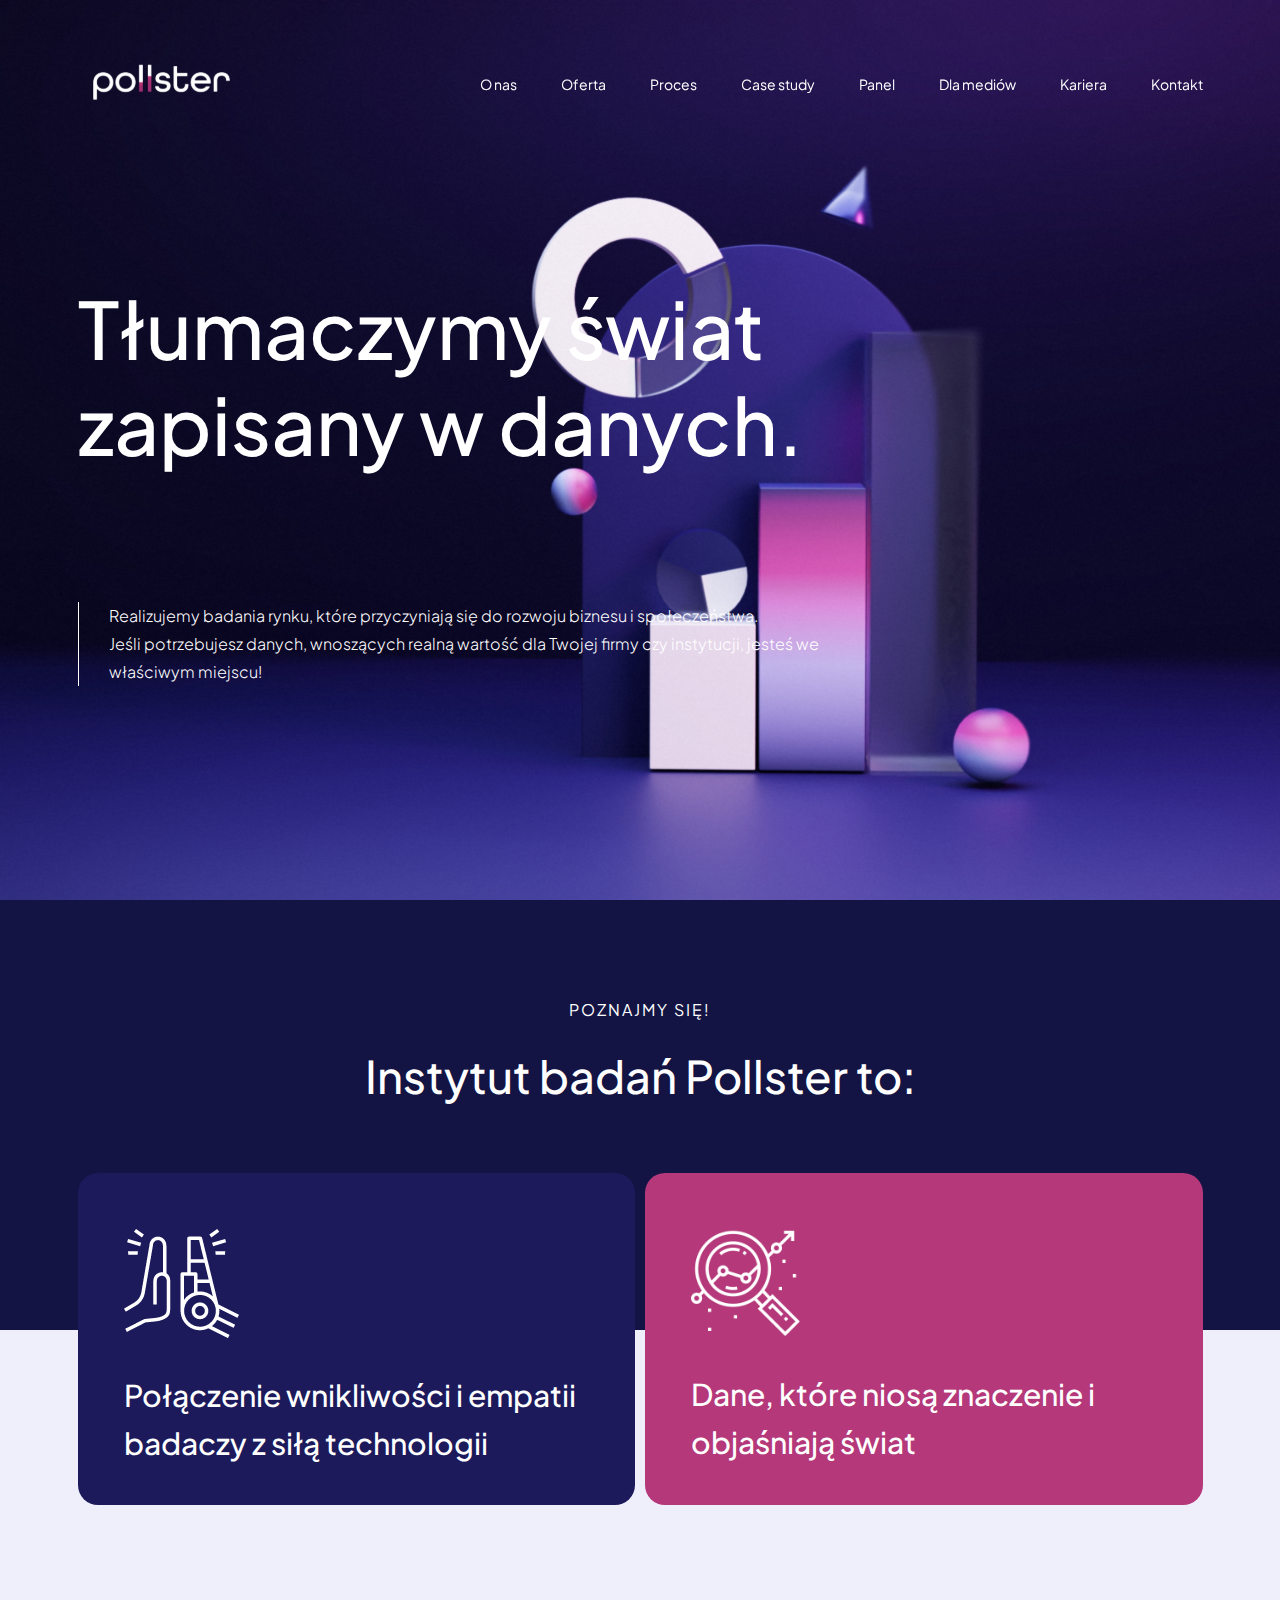
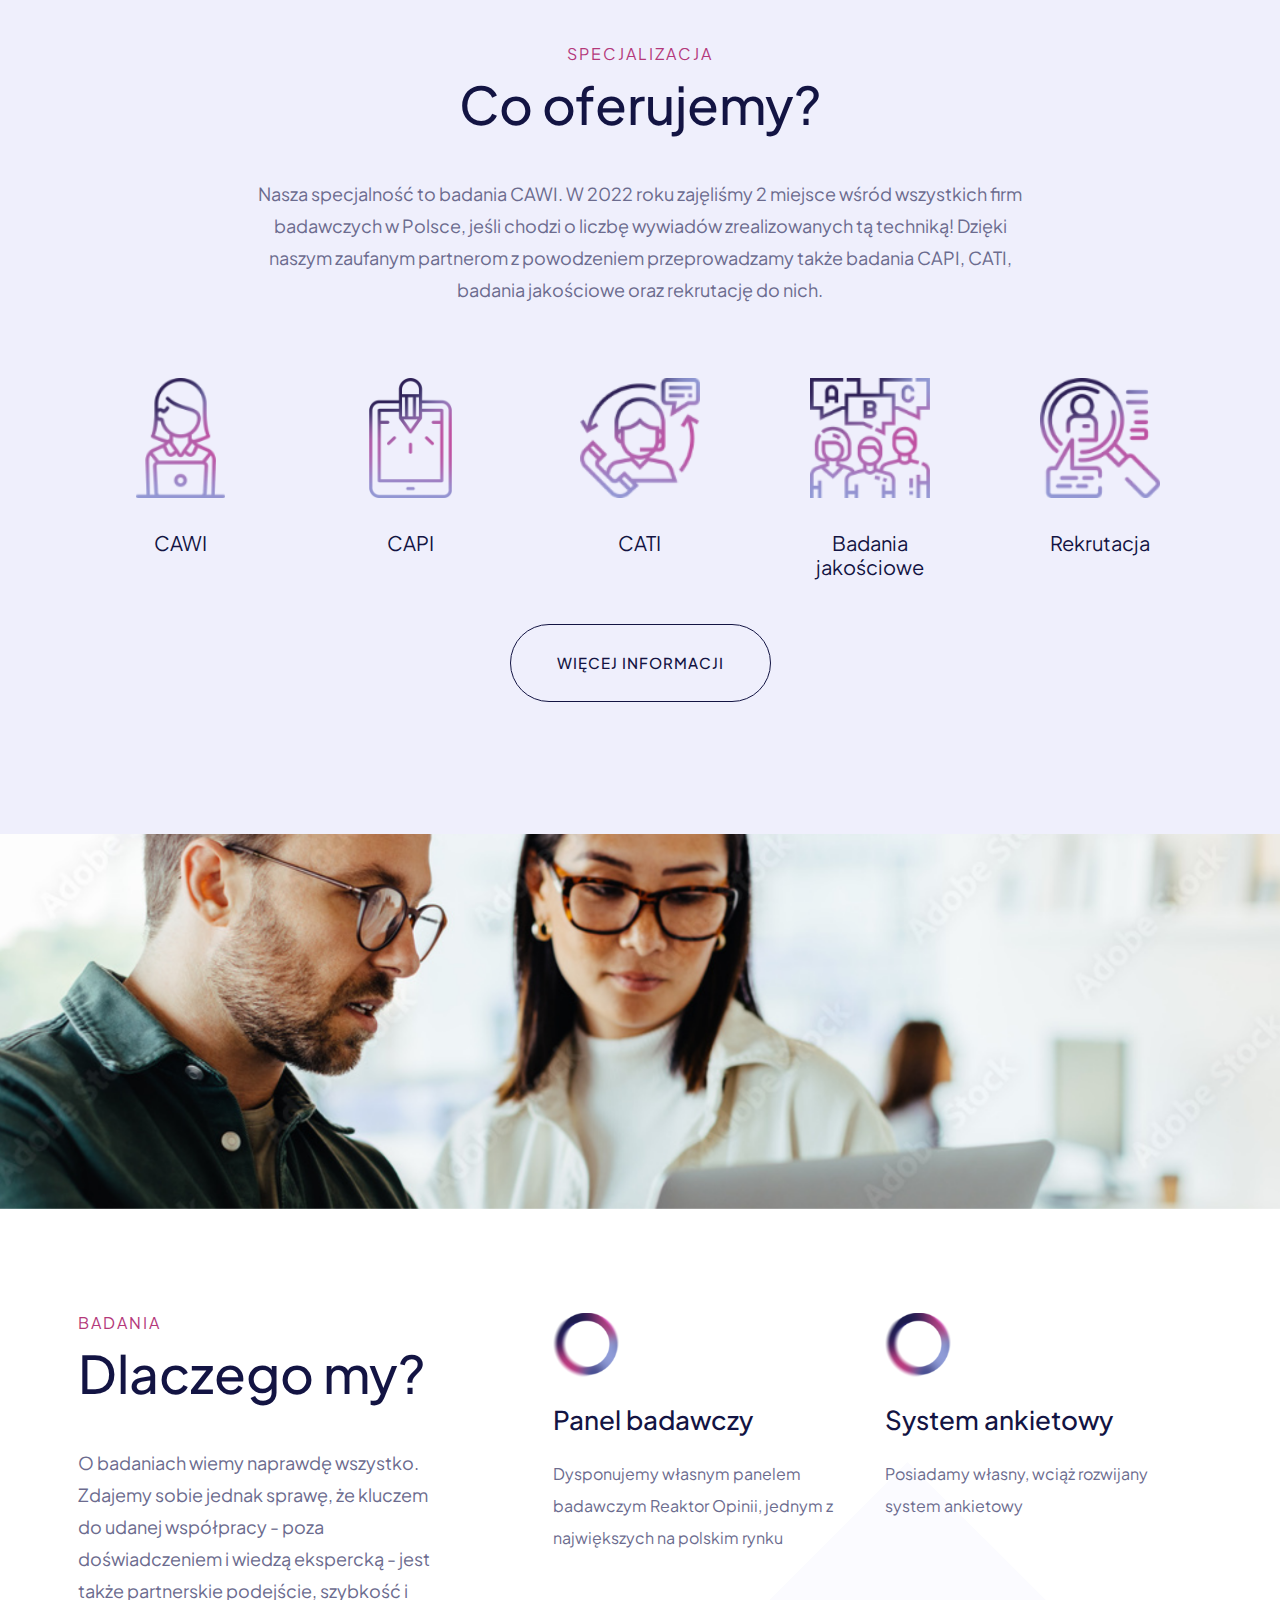
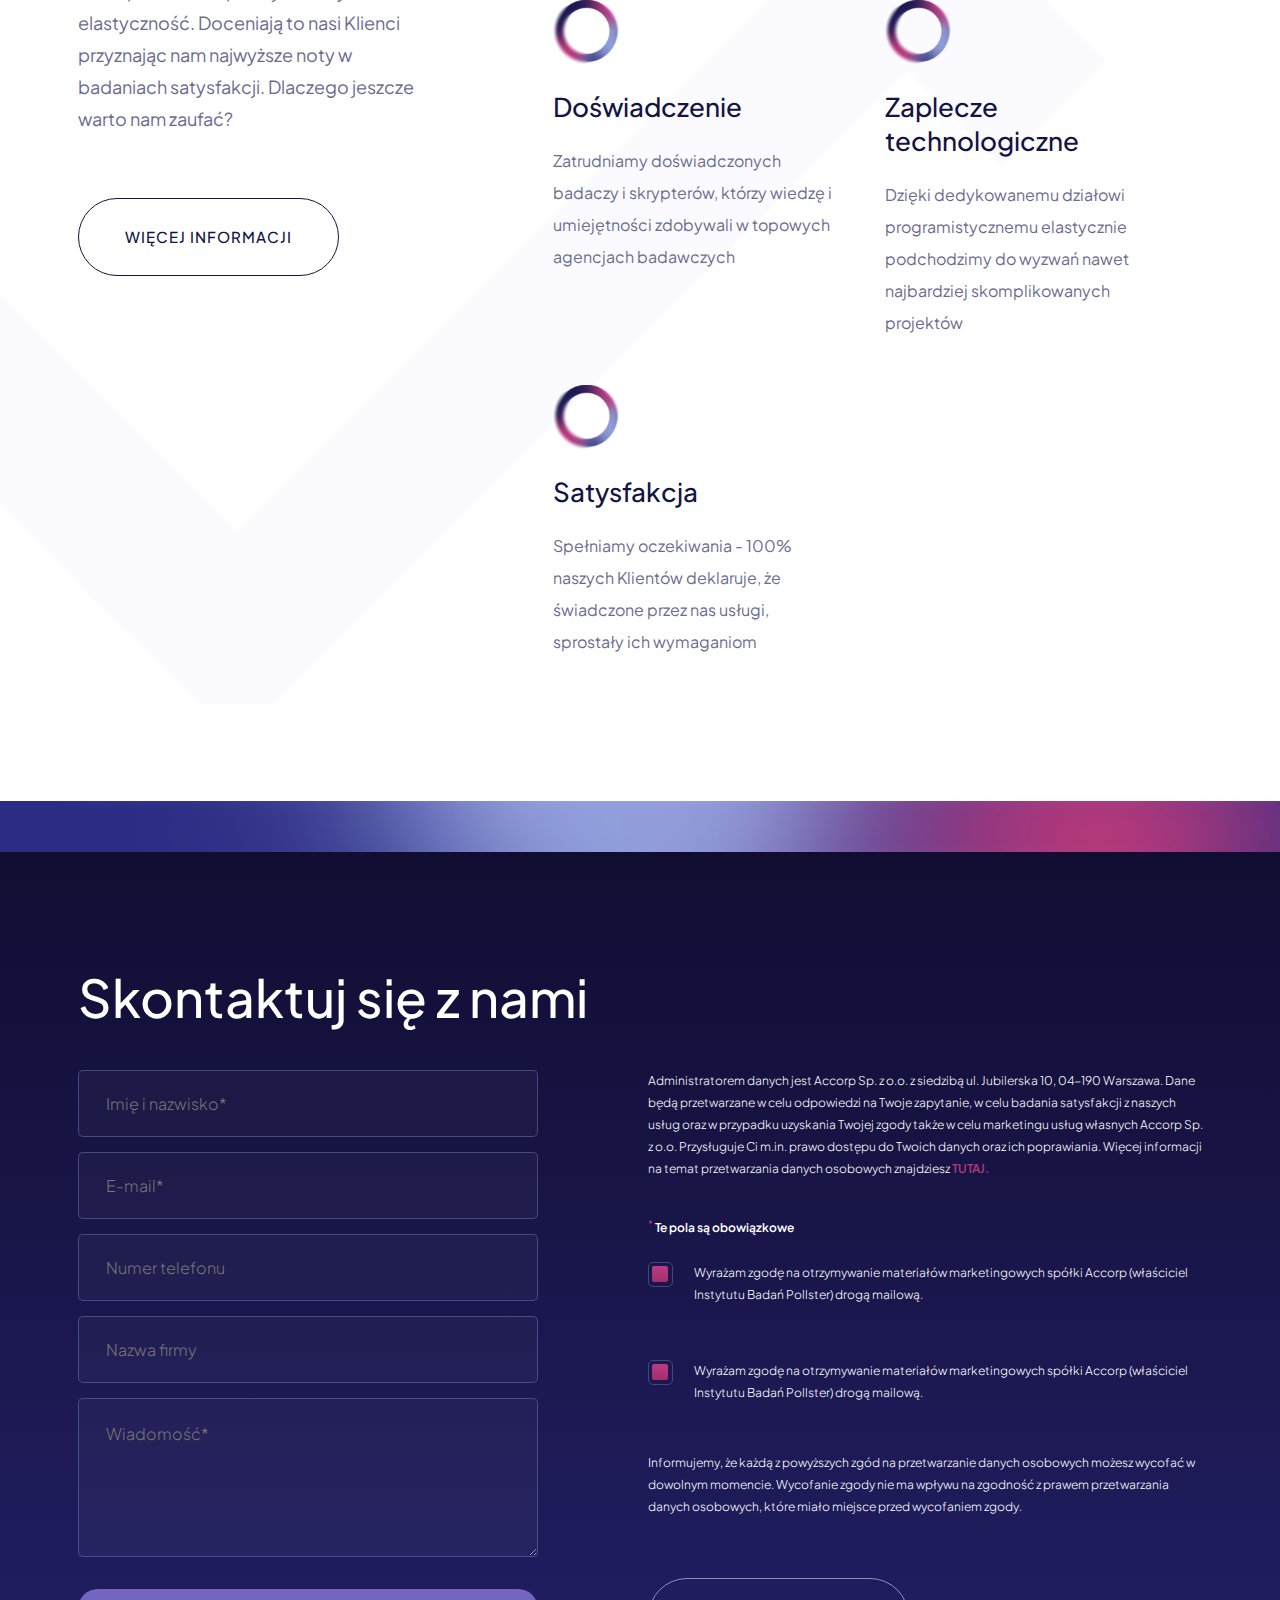
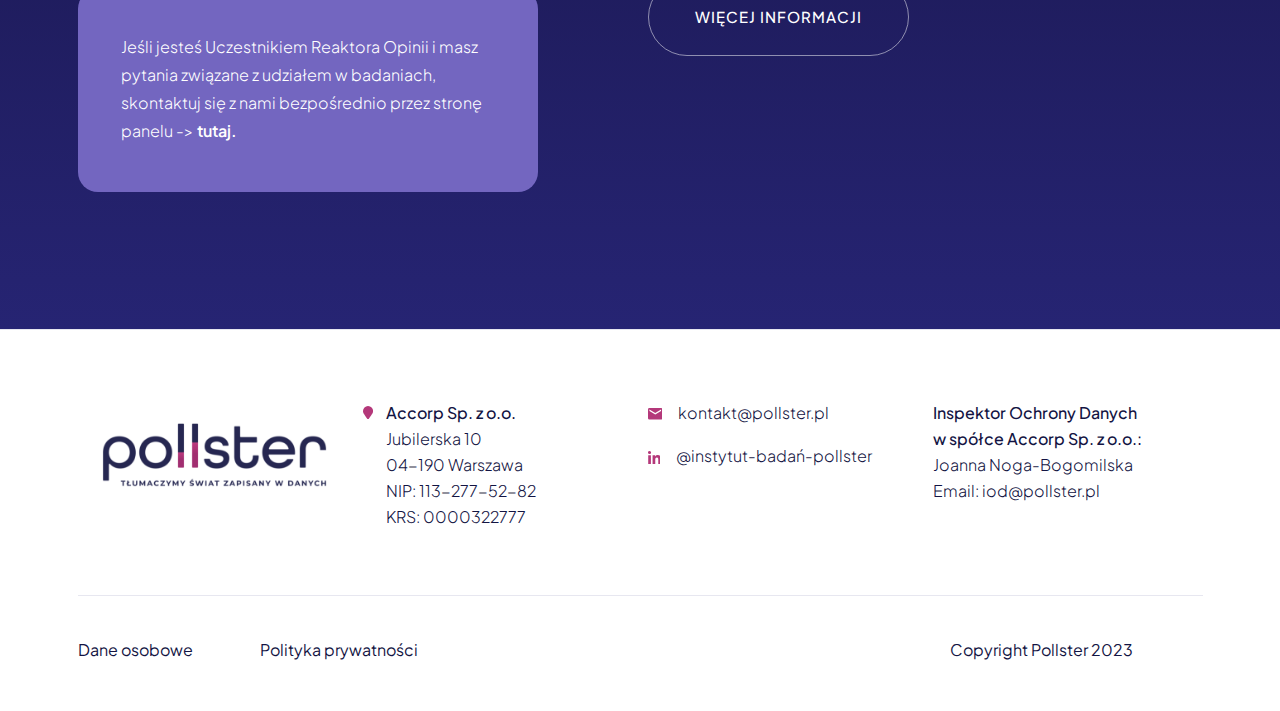
<file: index.html>
<!DOCTYPE html>
<html lang="en">

<head>
  <meta charset="utf-8">
  <meta http-equiv="X-UA-Compatible" content="IE=edge">
  <meta name="viewport" content="width=device-width, initial-scale=1">
  <title>Html Template</title>
  <link rel="stylesheet" href="assets/css/bootstrap.min.css">
  <link rel="stylesheet" href="assets/fonts/fontawesome-pro-5.0.6/css/fontawesome-all.min.css">
  <link rel="stylesheet" href="assets/css/style.css">
  <link rel="stylesheet" href="assets/css/responsive.css">
</head>

<body>
  <!-- header area start -->
  <header class="header-section">
    <div class="desktop-menu  d-none d-lg-block">
      <div class="container">
        <div class="header-wrapper">
          <a href="index.html" class="header-logo"><img src="assets/images/logo/pollster_light_rgb.svg" alt="logo"></a>
          <div class="main-menu-wrapper">
            <ul class="main-menu">
              <li><a href="#">O nas</a></li>
              <li><a href="#">Oferta</a></li>
              <li><a href="#">Proces</a></li>
              <li><a href="#">Case study</a></li>
              <li><a href="#">Panel</a></li>
              <li><a href="#">Dla mediów</a></li>
              <li><a href="#">Kariera</a></li>
              <li><a href="#">Kontakt</a></li>
            </ul>
          </div>
        </div>
      </div>
    </div>
    <section class="mobile-menu-area d-block d-lg-none">
      <div class="mobile-topbar">
        <div class="container">
          <div class="d-flex justify-content-between align-items-center">
            <div class="logo">
              <a href="index-2.html"><img src="assets/images/logo/pollster_light_rgb.svg" alt="logo"></a>
            </div>
            <div class="bars">
              <i class="fas fa-bars"></i>
            </div>
          </div>
        </div>
      </div>
      <div class="mobile-menu-overlay"></div>
      <div class="mobile-menu-main">
        <div class="logo">
          <a href="index.html"><img src="assets/images/logo/pollster_light_rgb.svg" width="140" alt="logo"></a>
        </div>
        <div class="close-mobile-menu"><i class="fas fa-times"></i></div>
        <div class="menu-body">
          <div class="menu-list">
            <ul class="list-unstyled">
              <li><a href="#">O nas</a></li>
              <li><a href="#">Oferta</a></li>
              <li><a href="#">Proces</a></li>
              <li><a href="#">Case study</a></li>
              <li><a href="#">Panel</a></li>
              <li><a href="#">Dla mediów</a></li>
              <li><a href="#">Kariera</a></li>
              <li><a href="#">Kontakt</a></li>
            </ul>
          </div>
        </div>
      </div>
    </section>
  </header>
  <!-- header area end -->
  <!-- banner area start -->

  <section class="banner-section">
    <div class="container">
      <div class="banner-content">
        <h2>Tłumaczymy świat <br> zapisany w danych.</h2>
        <p>Realizujemy badania rynku, które przyczyniają się do rozwoju biznesu i społeczeństwa. <br> Jeśli potrzebujesz
          danych, wnoszących realną wartość dla Twojej firmy czy instytucji, jesteś we <br> właściwym miejscu! </p>
      </div>
    </div>
  </section>
  <!-- banner area end -->

  <!-- Instytut area start -->
  <section class="Instytut-section">
    <div class="container">
      <div class="section-header text-center">
        <h3 class="subtitle">Poznajmy się!</h3>
        <h2 class="title">Instytut badań Pollster to:</h2>
      </div>
      <div class="Instytut-main">
        <div class="row g-3">
          <div class="col-lg-6 items-label">
            <div class="item">
              <div class="icon">
                <img src="assets/images/icons/icon-1.png" alt="icon">
              </div>
              <div class="text">
                <h4 class="title">Połączenie wnikliwości i empatii badaczy z siłą technologii</h4>
              </div>
            </div>
          </div>
          <div class="col-lg-6 items-label">
            <div class="item">
              <div class="icon">
                <img src="assets/images/icons/icon-2.png" alt="icon">
              </div>
              <div class="text">
                <h4 class="title">Dane, które niosą znaczenie i <br> objaśniają świat
                </h4>
              </div>
            </div>
          </div>
        </div>
      </div>
    </div>
  </section>
  <!-- Instytut area end -->

  <!-- oferujemy area start-->
  <section class="oferujemy-area">
    <div class="container">
      <div class="row">
        <div class="col-lg-12 mx-auto">
          <div class="section-title text-center">
            <h4 class="subtitle">specjalizacja</h4>
            <h2 class="title">Co oferujemy?</h2>
            <p>Nasza specjalność to badania CAWI. W 2022 roku zajęliśmy 2 miejsce wśród wszystkich firm badawczych w
              Polsce, jeśli chodzi o liczbę wywiadów zrealizowanych tą techniką!
              Dzięki naszym zaufanym partnerom z powodzeniem przeprowadzamy także badania CAPI, CATI, badania jakościowe
              oraz rekrutację do nich.
            </p>
          </div>
        </div>
      </div>
      <div class="icon-box-main">
        <div class="icon-box-item">
          <div class="icon">
            <img src="assets/images/icons/icon-box-1.png" alt="icon-box">
          </div>
          <div class="text">
            <h4 class="title">CAWI</h4>
          </div>
        </div>
        <div class="icon-box-item">
          <div class="icon">
            <img src="assets/images/icons/icon-box-2.png" alt="icon-box">
          </div>
          <div class="text">
            <h4 class="title">CAPI</h4>
          </div>
        </div>
        <div class="icon-box-item">
          <div class="icon">
            <img src="assets/images/icons/icon-box-3.png" alt="icon-box">
          </div>
          <div class="text">
            <h4 class="title">CATI</h4>
          </div>
        </div>
        <div class="icon-box-item">
          <div class="icon">
            <img src="assets/images/icons/icon-box-4.png" alt="icon-box">
          </div>
          <div class="text">
            <h4 class="title">Badania
              jakościowe</h4>
          </div>
        </div>
        <div class="icon-box-item">
          <div class="icon">
            <img src="assets/images/icons/icon-box-5.png" alt="icon-box">
          </div>
          <div class="text">
            <h4 class="title">Rekrutacja</h4>
          </div>
        </div>
      </div>
      <div class="more-btn text-center">
        <a href="#">WIĘCEJ INFORMACJI</a>
      </div>
    </div>
  </section>
  <!-- oferujemy area end-->

  <!-- midle banner image area start -->
  <section class="middle-banner-area">
    <img src="assets/images/img/middle-banner.png" alt="middle-banner" class="img-fluid w-100">
  </section>

  <!-- midle banner image area end -->

  <!-- dlaczego area start -->
  <section class="dlaczego-area">
    <div class="container">
      <div class="row">
        <div class="col-lg-4">
          <div class="left-info">
            <div class="section-title text-start">
              <h4 class="subtitle">Badania</h4>
              <h2 class="title">Dlaczego my?</h2>
              <p>O badaniach wiemy naprawdę wszystko. Zdajemy sobie jednak sprawę, że kluczem do udanej współpracy -
                poza doświadczeniem i wiedzą ekspercką - jest także partnerskie podejście, szybkość i elastyczność.
                Doceniają to nasi Klienci przyznając nam najwyższe noty w badaniach satysfakcji. Dlaczego jeszcze warto
                nam zaufać?
              </p>
            </div>
            <div class="more-btn text-start">
              <a href="#">WIĘCEJ INFORMACJI</a>
            </div>
          </div>
        </div>
        <div class="col-lg-7 ms-auto">
          <div class="right-info">
            <div class="row">
              <div class="col-lg-6 col-md-6">
                <div class="item">
                  <div class="icon">
                    <img src="assets/images/icons/round-icon.png" alt="round-icon">
                  </div>
                  <div class="text">
                    <h4 class="title">Panel badawczy</h4>
                    <p>Dysponujemy własnym panelem badawczym Reaktor Opinii, jednym z największych na polskim rynku</p>
                  </div>
                </div>
              </div>
              <div class="col-lg-6 col-md-6">
                <div class="item">
                  <div class="icon">
                    <img src="assets/images/icons/round-icon.png" alt="round-icon">
                  </div>
                  <div class="text">
                    <h4 class="title">System ankietowy</h4>
                    <p>Posiadamy własny, wciąż rozwijany system ankietowy</p>
                  </div>
                </div>
              </div>
              <div class="col-lg-6 col-md-6">
                <div class="item">
                  <div class="icon">
                    <img src="assets/images/icons/round-icon.png" alt="round-icon">
                  </div>
                  <div class="text">
                    <h4 class="title">Doświadczenie</h4>
                    <p>Zatrudniamy doświadczonych badaczy i skrypterów, którzy wiedzę i umiejętności zdobywali w
                      topowych agencjach badawczych
                    </p>
                  </div>
                </div>
              </div>
              <div class="col-lg-6 col-md-6">
                <div class="item">
                  <div class="icon">
                    <img src="assets/images/icons/round-icon.png" alt="round-icon">
                  </div>
                  <div class="text">
                    <h4 class="title">Zaplecze technologiczne</h4>
                    <p>Dzięki dedykowanemu działowi programistycznemu elastycznie podchodzimy do wyzwań nawet
                      najbardziej skomplikowanych projektów
                    </p>
                  </div>
                </div>
              </div>
              <div class="col-lg-6 col-md-6">
                <div class="item">
                  <div class="icon">
                    <img src="assets/images/icons/round-icon.png" alt="round-icon">
                  </div>
                  <div class="text">
                    <h4 class="title">Satysfakcja</h4>
                    <p>Spełniamy oczekiwania - 100% naszych Klientów deklaruje, że świadczone przez nas usługi,
                      sprostały ich wymaganiom
                    </p>
                  </div>
                </div>
              </div>
            </div>
          </div>
        </div>
      </div>
    </div>
    <div class="shape">
      <img src="assets/images/shapes/shape-1.png" alt="shape-1">
    </div>
  </section>
  <!-- dlaczego area end -->

  <!-- contact form area start -->
  <section class="contact-form-area">
    <div class="gradient-shape">
      <img src="assets/images/shapes/gradient-shape.png" alt="gradient-shape" class="img-fluid w-100">
    </div>
    <div class="contact-form-main">
      <div class="container">
        <div class="section-title text-start">
          <h2 class="title text-white">Skontaktuj się z nami</h2>
        </div>
        <div class="row">
          <div class="col-lg-5">
            <div class="form-area">
              <form action="#">
                <div class="row g-4">
                  <div class="col-lg-12">
                    <div class="input-groups">
                      <input type="text" placeholder="Imię i nazwisko*">
                    </div>
                  </div>
                  <div class="col-lg-12">
                    <div class="input-groups">
                      <input type="email" placeholder="E-mail*">
                    </div>
                  </div>
                  <div class="col-lg-12">
                    <div class="input-groups">
                      <input type="text" placeholder="Numer telefonu">
                    </div>
                  </div>
                  <div class="col-lg-12">
                    <div class="input-groups">
                      <input type="text" placeholder="Nazwa firmy">
                    </div>
                  </div>
                  <div class="col-lg-12">
                    <div class="input-groups">
                      <textarea placeholder="Wiadomość*"></textarea>
                    </div>
                  </div>
                </div>
              </form>
              <div class="msg-box">
                <p>Jeśli jesteś Uczestnikiem Reaktora Opinii i masz pytania związane z udziałem w badaniach, skontaktuj
                  się z nami bezpośrednio przez stronę panelu -> <span>tutaj.</span></p>
              </div>
            </div>
          </div>
          <div class="col-lg-6 ms-auto">
            <div class="contact-form-text">
              <p class="des">Administratorem danych jest Accorp Sp. z o.o. z siedzibą ul. Jubilerska 10, 04-190
                Warszawa. Dane będą
                przetwarzane w celu odpowiedzi na Twoje zapytanie, w celu badania satysfakcji z naszych usług oraz w
                przypadku uzyskania Twojej zgody także w celu marketingu usług własnych Accorp Sp. z o.o. Przysługuje Ci
                m.in. prawo dostępu do Twoich danych oraz ich poprawiania. Więcej informacji na temat przetwarzania
                danych osobowych znajdziesz <span>TUTAJ.</span></p>
              <h4 class="title"><sup>*</sup> Te pola są obowiązkowe</h4>

              <div class="check-boxes">
                <div class="box-item">
                  <label class="d-flex">
                    <input type="checkbox" class="input" checked>
                    <span class="custom-checkbox"></span>
                    <p>Wyrażam zgodę na otrzymywanie materiałów marketingowych spółki Accorp (właściciel Instytutu Badań
                      Pollster) drogą mailową.
                    </p>
                  </label>
                </div>
                <div class="box-item">
                  <label class="d-flex">
                    <input type="checkbox" class="input" checked>
                    <span class="custom-checkbox"></span>
                    <p>Wyrażam zgodę na otrzymywanie materiałów marketingowych spółki Accorp (właściciel Instytutu Badań
                      Pollster) drogą mailową.
                    </p>
                  </label>
                </div>
              </div>
              <p>Informujemy, że każdą z powyższych zgód na przetwarzanie danych osobowych możesz wycofać w dowolnym
                momencie. Wycofanie zgody nie ma wpływu na zgodność z prawem przetwarzania danych osobowych, które miało
                miejsce przed wycofaniem zgody.
              </p>
              <div class="more-btn text-start">
                <a href="#" class="text-white">WIĘCEJ INFORMACJI</a>
              </div>
            </div>
          </div>
        </div>
      </div>
    </div>
  </section>
  <!-- contact form area end -->

  <!-- footer area start -->
  <footer class="footer-area">
    <div class="container">
      <div class="row g-4">
        <div class="col-lg-3 col-md-6">
          <div class="footer-widget">
            <a href="#"><img src="assets/images/logo/footer-logo.png" alt="footer-logo"></a>
          </div>
        </div>
        <div class="col-lg-3 col-md-6">
          <div class="footer-widget">
            <div class="d-flex">
              <div class="icon">
                <svg xmlns="http://www.w3.org/2000/svg" width="10.095" height="13.46" viewBox="0 0 10.095 13.46">
                  <path id="Icon_awesome-map-marker" data-name="Icon awesome-map-marker"
                    d="M4.529,13.189C.709,7.651,0,7.083,0,5.048a5.048,5.048,0,0,1,10.1,0c0,2.035-.709,2.6-4.529,8.141a.631.631,0,0,1-1.038,0Z"
                    fill="#b4387a" />
                </svg>
              </div>
              <p>Accorp Sp. z o.o. <br>
                <span>
                  Jubilerska 10 <br>
                  04-190 Warszawa <br>
                  NIP: 113-277-52-82 <br>
                  KRS: 0000322777
                </span></p>
            </div>
          </div>
        </div>
        <div class="col-lg-3 col-md-6">
          <div class="footer-widget mail_">
            <ul>
              <li>
                <div class="icon">
                  <svg xmlns="http://www.w3.org/2000/svg" width="14.512" height="11.61" viewBox="0 0 14.512 11.61">
                    <path id="Icon_material-email" data-name="Icon material-email"
                      d="M16.061,6H4.451A1.449,1.449,0,0,0,3.007,7.451L3,16.159A1.455,1.455,0,0,0,4.451,17.61h11.61a1.455,1.455,0,0,0,1.451-1.451V7.451A1.455,1.455,0,0,0,16.061,6Zm0,2.9-5.8,3.628L4.451,8.9V7.451l5.8,3.628,5.8-3.628Z"
                      transform="translate(-3 -6)" fill="#b4387a" />
                  </svg>
                </div>
                <div class="text">
                  <p><span><a href="mailto:kontakt@pollster.pl">kontakt@pollster.pl</a></span></p>
                </div>
              </li>
              <li>
                <div class="icon">
                  <svg xmlns="http://www.w3.org/2000/svg" width="12.958" height="12.958" viewBox="0 0 12.958 12.958">
                    <path id="Icon_awesome-linkedin-in" data-name="Icon awesome-linkedin-in"
                      d="M2.9,12.958H.214V4.307H2.9ZM1.556,3.127A1.563,1.563,0,1,1,3.112,1.557,1.569,1.569,0,0,1,1.556,3.127Zm11.4,9.831H10.274V8.747c0-1-.02-2.291-1.4-2.291-1.4,0-1.611,1.09-1.611,2.218v4.284H4.583V4.307H7.16v1.18H7.2a2.823,2.823,0,0,1,2.542-1.4c2.719,0,3.219,1.79,3.219,4.116v4.752Z"
                      transform="translate(0 -0.001)" fill="#b4387a" />
                  </svg>
                </div>
                <div class="text">
                  <p><span>@instytut-badań-pollster</span></p>
                </div>
              </li>
            </ul>
          </div>
        </div>
        <div class="col-lg-3 col-md-6">
          <div class="footer-widget">
            <p>Inspektor Ochrony Danych <br>
              w spółce Accorp Sp. z o.o.: <br>
              <span>Joanna Noga-Bogomilska <br>
                Email: <a href="mailto:iod@pollster.pl">iod@pollster.pl</a></span></p>
          </div>
        </div>
      </div>
      <div class="footer-btm">
        <div class="row">
          <div class="col-lg-6 col-md-7">
            <div class="text">
              <a href="#">Dane osobowe</a>
              <a href="#">Polityka prywatności</a>
            </div>
          </div>
          <div class="col-lg-6 col-md-5">
            <div class="text text-end">
              <p>Copyright Pollster 2023 </p>
            </div>
          </div>
        </div>
      </div>
    </div>
  </footer>
  <!-- footer area end -->

  <!-- scroll top area start -->
  <button class="scroll-to-top">
    <i class="fas fa-angle-up"></i>
  </button>
  <!-- scroll top area end -->

  <script src="assets/js/bootstrap.bundle.min.js"></script>
  <script src="assets/js/theme.js"></script>
</body>

</html>
</file>
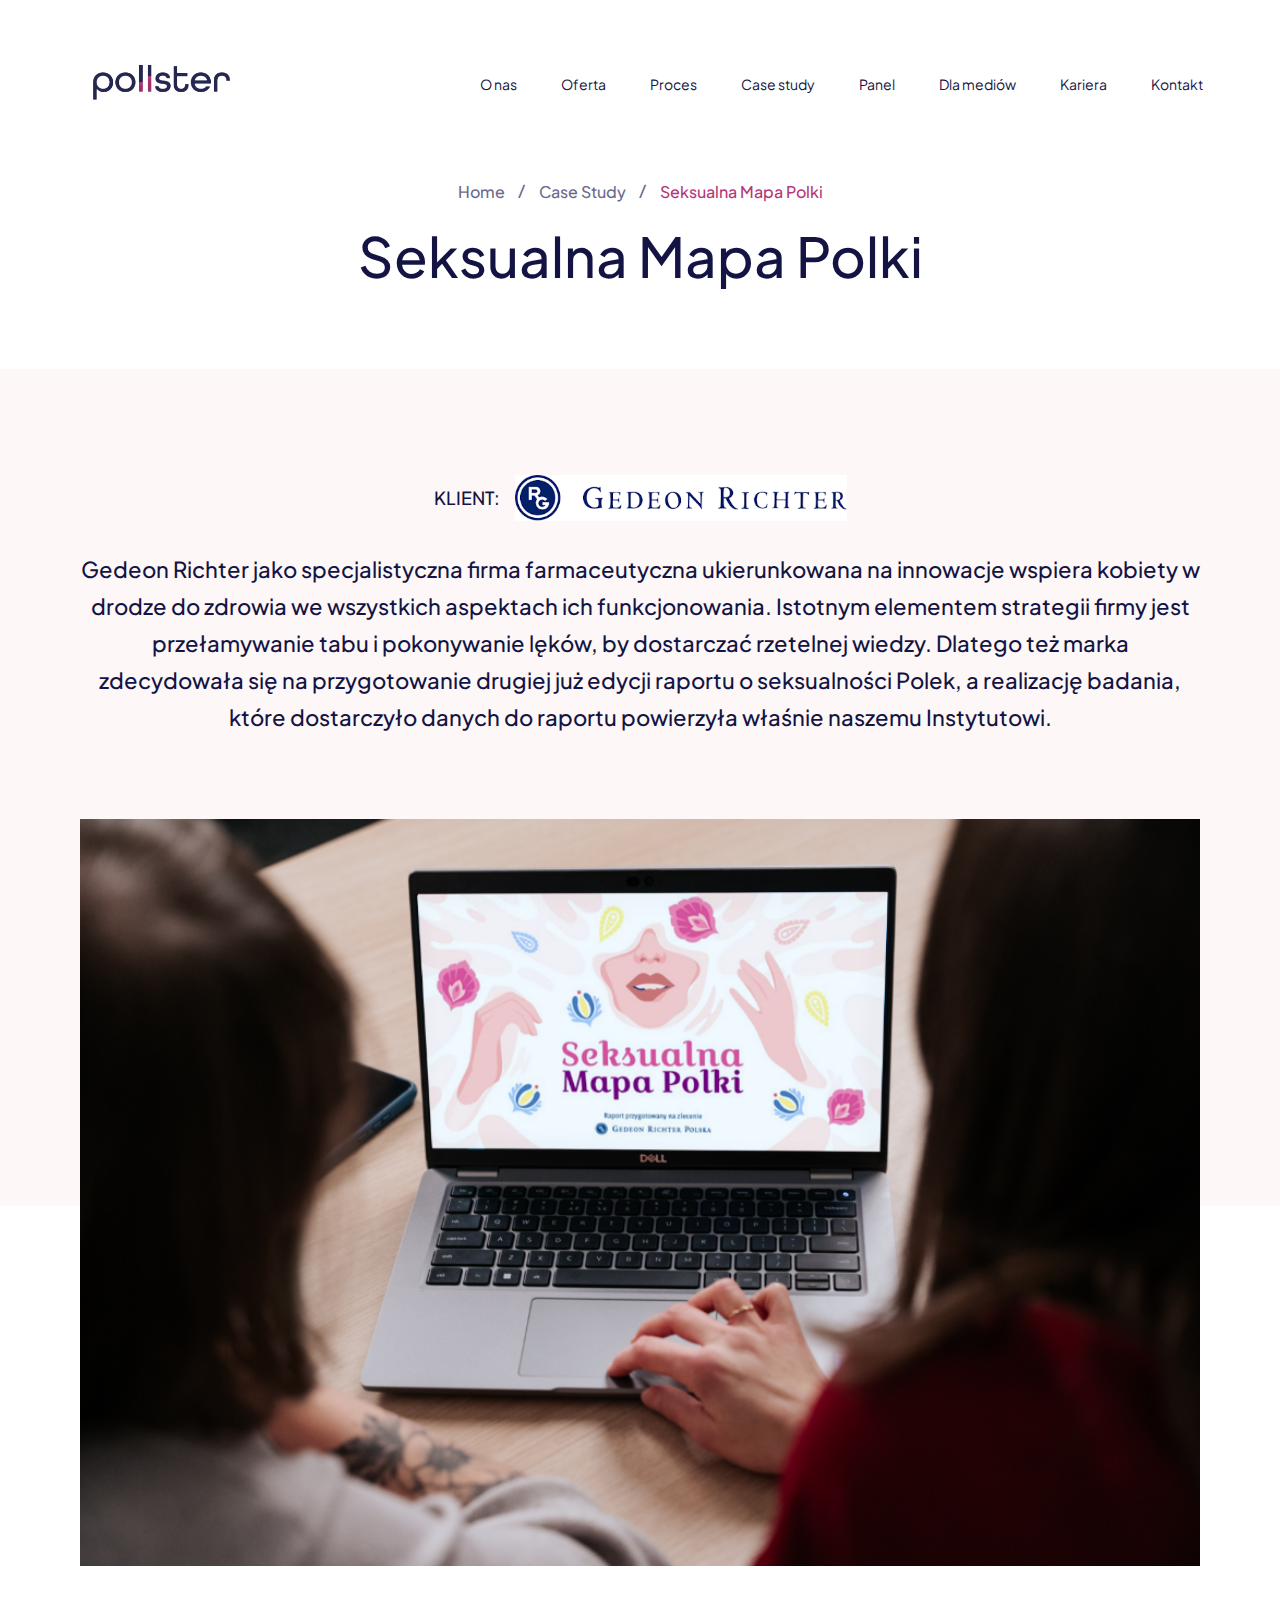
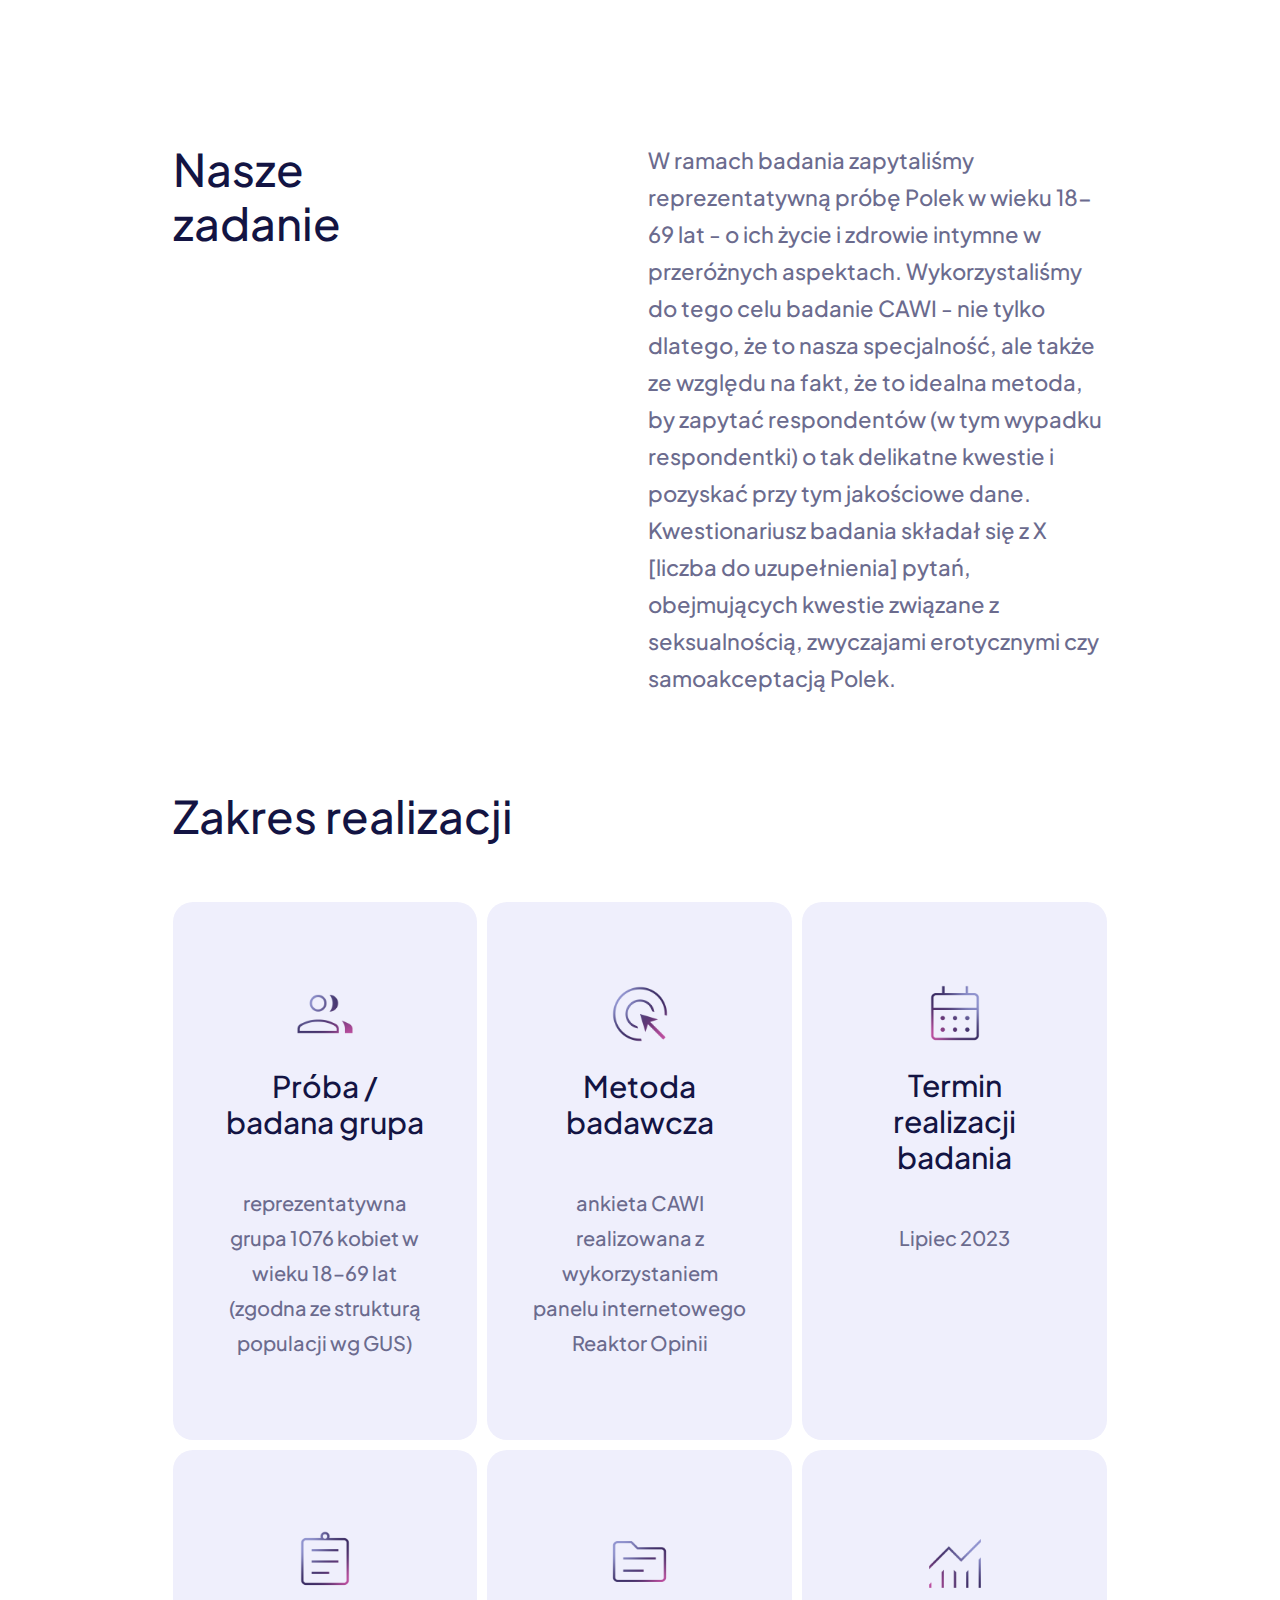
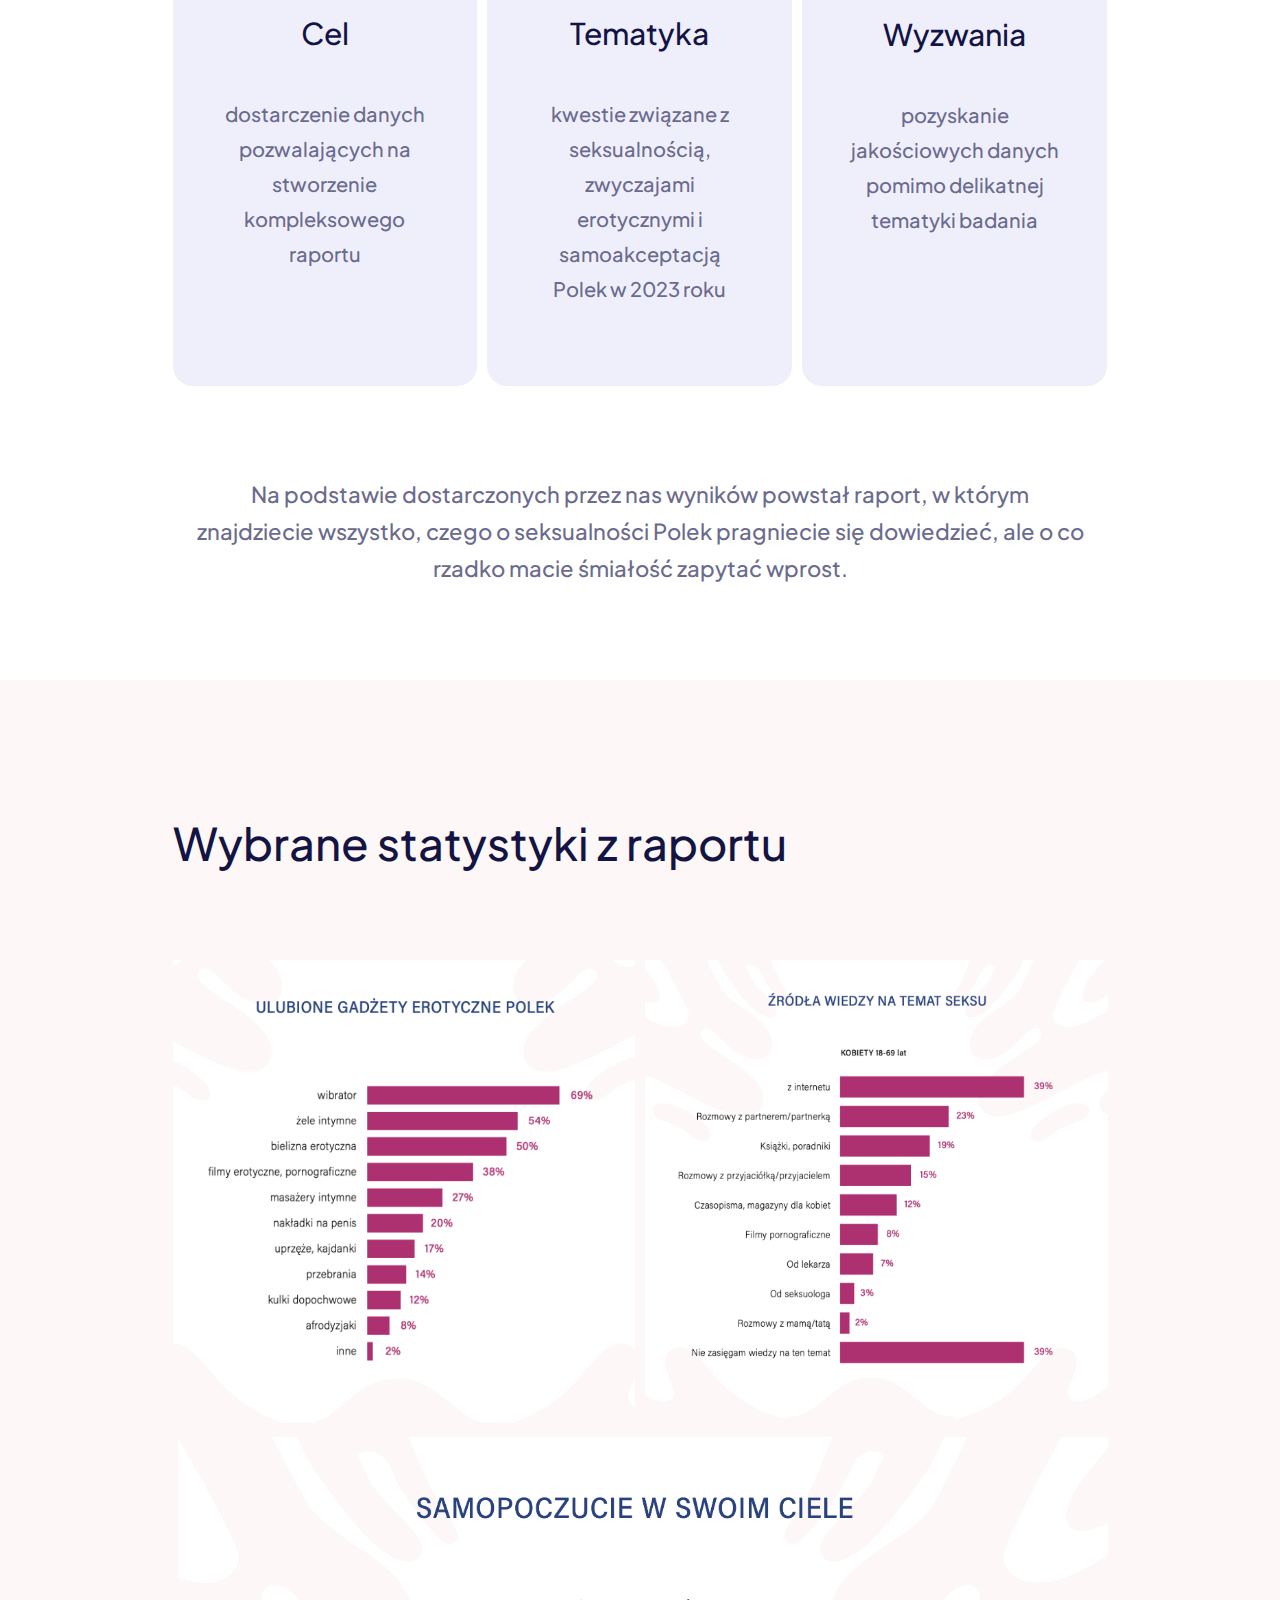
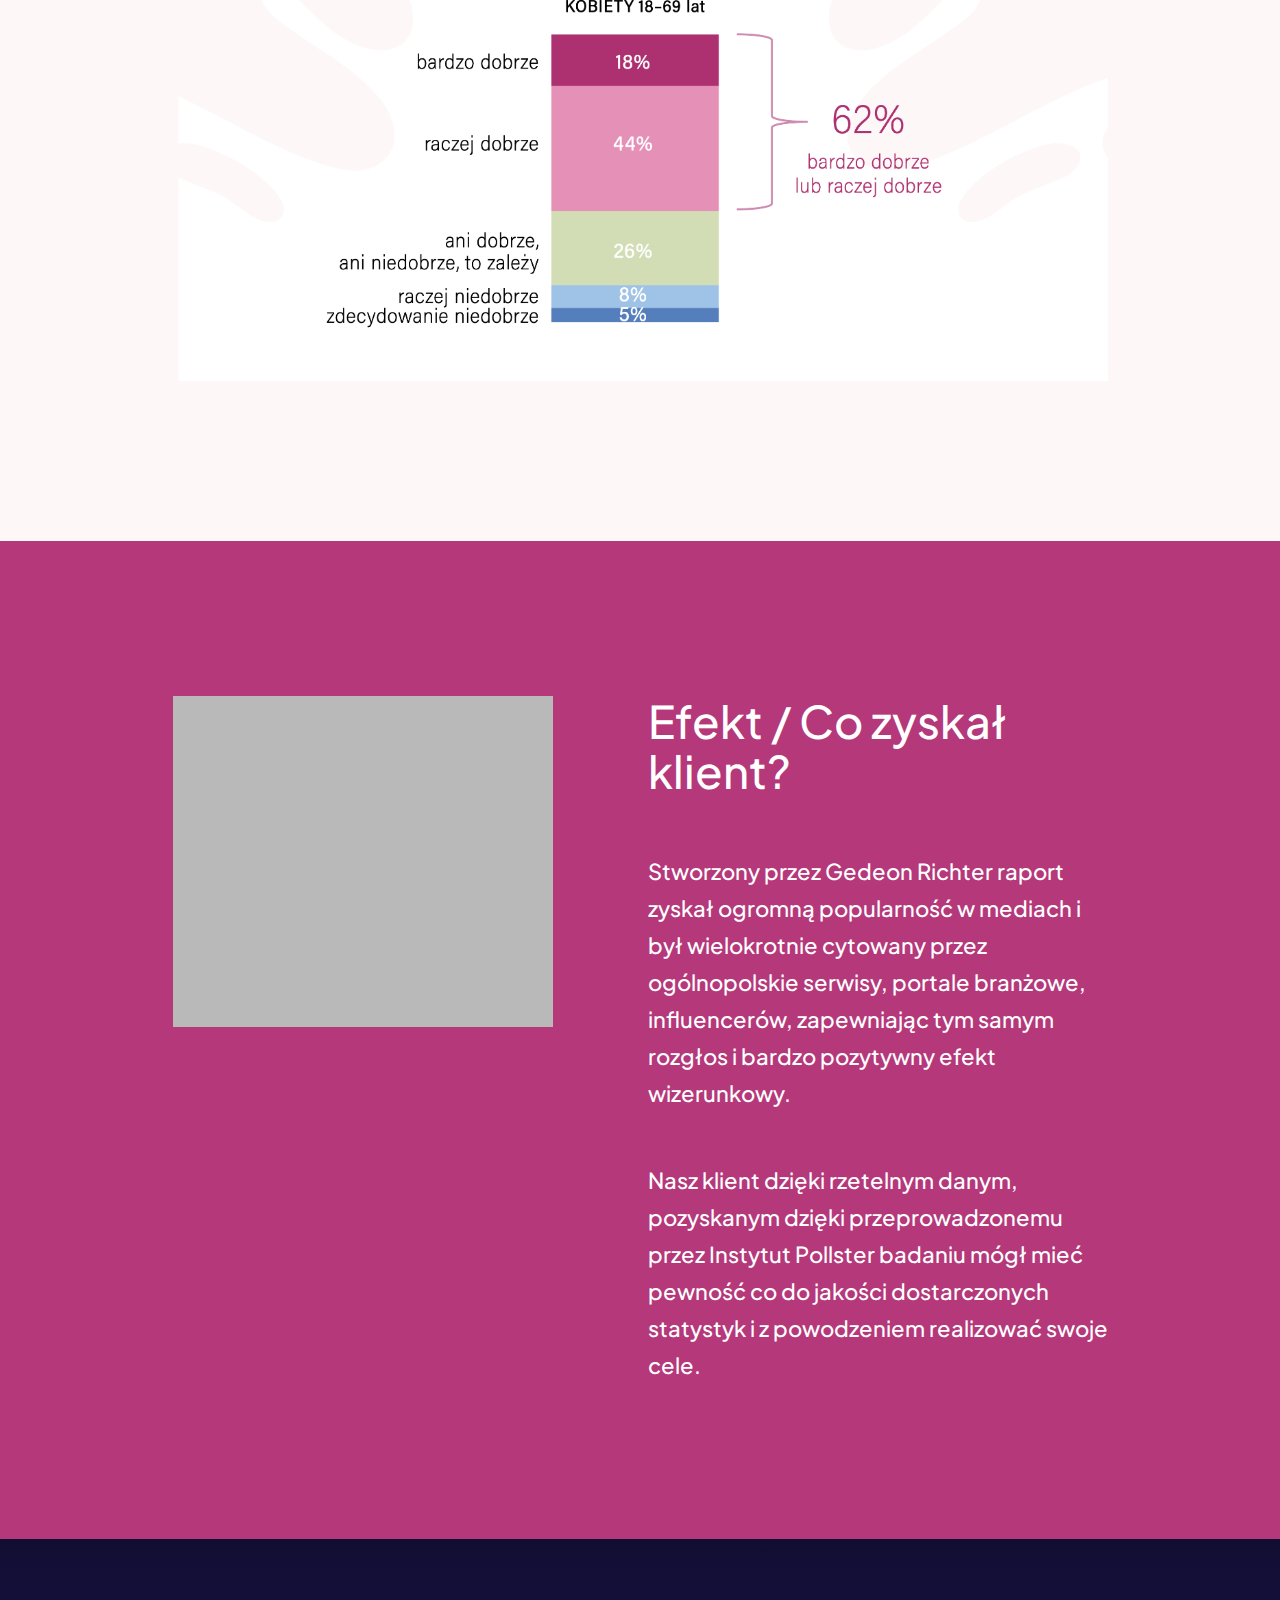
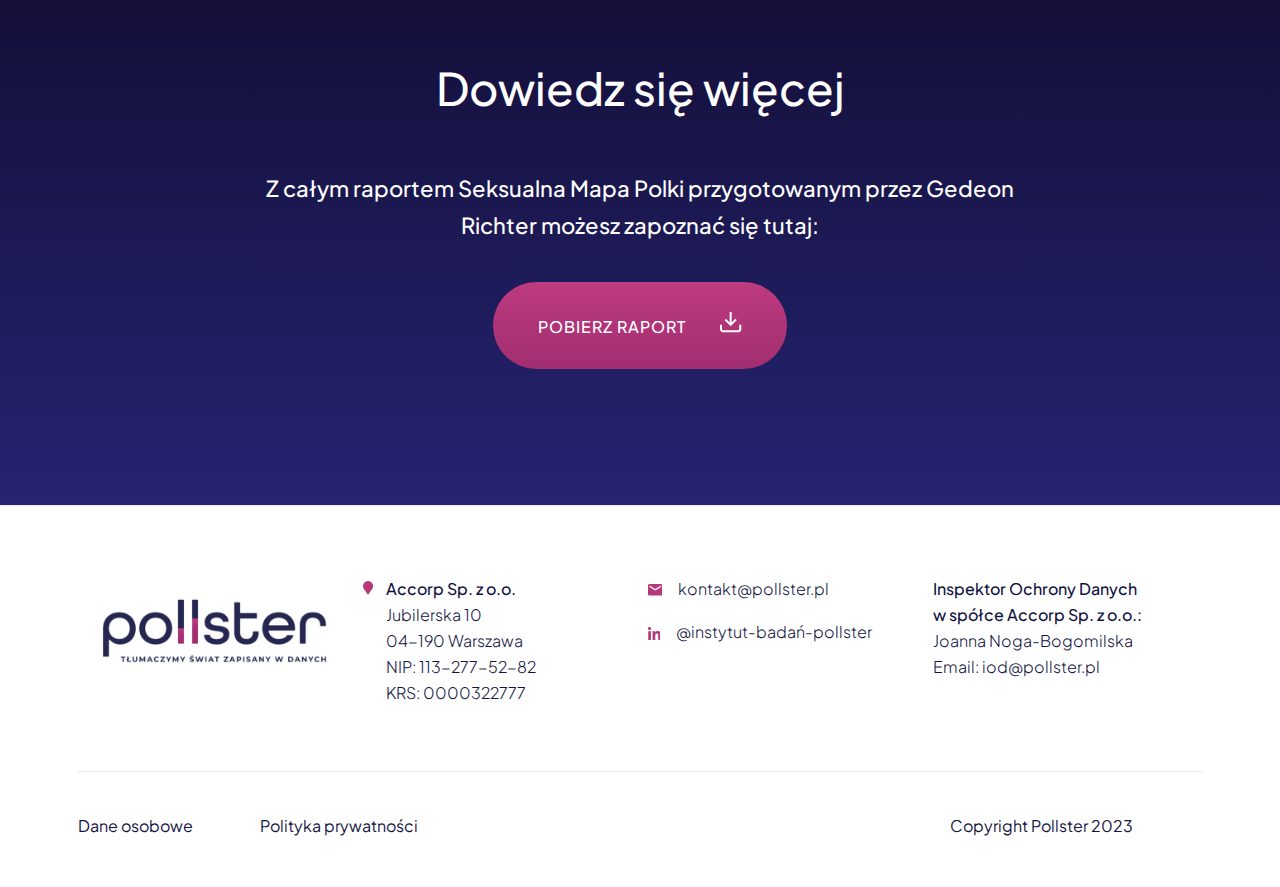
<file: page-10.html>
<!DOCTYPE html>
<html lang="en">

<head>
  <meta charset="utf-8">
  <meta http-equiv="X-UA-Compatible" content="IE=edge">
  <meta name="viewport" content="width=device-width, initial-scale=1">
  <title>Html Template</title>
  <link rel="stylesheet" href="assets/css/bootstrap.min.css">
  <link rel="stylesheet" href="assets/fonts/fontawesome-pro-5.0.6/css/fontawesome-all.min.css">
  <link rel="stylesheet" href="assets/css/style.css">
  <link rel="stylesheet" href="assets/css/responsive.css">
</head>

<body>
  <!-- header area start -->
  <header class="header-section header-transparent">
    <div class="desktop-menu  d-none d-lg-block">
      <div class="container">
        <div class="header-wrapper">
          <a href="index.html" class="header-logo"><img src="assets/images/logo/logo-black.png" alt="logo"></a>
          <a href="index.html" class="header-logo white-logo d-none"><img
              src="assets/images/logo/pollster_light_rgb.svg" alt="logo"></a>
          <div class="main-menu-wrapper">
            <ul class="main-menu">
              <li><a href="#">O nas</a></li>
              <li><a href="#">Oferta</a></li>
              <li><a href="#">Proces</a></li>
              <li><a href="#">Case study</a></li>
              <li><a href="#">Panel</a></li>
              <li><a href="#">Dla mediów</a></li>
              <li><a href="#">Kariera</a></li>
              <li><a href="#">Kontakt</a></li>
            </ul>
          </div>
        </div>
      </div>
    </div>
    <section class="mobile-menu-area d-block d-lg-none">
      <div class="mobile-topbar">
        <div class="container">
          <div class="d-flex justify-content-between align-items-center">
            <div class="logo">
              <a href="index-2.html"><img src="assets/images/logo/pollster_light_rgb.svg" alt="logo"></a>
            </div>
            <div class="bars">
              <i class="fas fa-bars"></i>
            </div>
          </div>
        </div>
      </div>
      <div class="mobile-menu-overlay"></div>
      <div class="mobile-menu-main">
        <div class="logo">
          <a href="index.html"><img src="assets/images/logo/pollster_light_rgb.svg" width="140" alt="logo"></a>
        </div>
        <div class="close-mobile-menu"><i class="fas fa-times"></i></div>
        <div class="menu-body">
          <div class="menu-list">
            <ul class="list-unstyled">
              <li><a href="#">O nas</a></li>
              <li><a href="#">Oferta</a></li>
              <li><a href="#">Proces</a></li>
              <li><a href="#">Case study</a></li>
              <li><a href="#">Panel</a></li>
              <li><a href="#">Dla mediów</a></li>
              <li><a href="#">Kariera</a></li>
              <li><a href="#">Kontakt</a></li>
            </ul>
          </div>
        </div>
      </div>
    </section>
  </header>
  <!-- header area end -->
  <!-- breadcrumb area start -->
  <section class="bread-crumb-area">
    <div class="container">
      <ul class="list-unstyled">
        <li><a href="index.html">Home</a></li>
        <li><a href="#">Case Study</a></li>
        <li>Seksualna Mapa Polki </li>
      </ul>
      <div class="text text-center">
        <h1 class="title">Seksualna Mapa Polki</h1>
      </div>
    </div>
  </section>
  <!-- breadcrumb area end -->
  <!-- Seksualna area start -->
  <section class="seksualna-area">
    <div class="top-description">
      <div class="container">
        <div class="text text-center">
          <h4 class="d-flex title align-items-center gap-4 justify-content-center">
            <span>KLIENT:</span>
            <img src="assets/images/img/gedeon-img.png" alt="gedeon">
          </h4>
          <p>Gedeon Richter jako specjalistyczna firma farmaceutyczna ukierunkowana na innowacje wspiera kobiety w
            drodze do zdrowia we wszystkich aspektach ich funkcjonowania. Istotnym elementem strategii firmy jest
            przełamywanie tabu i pokonywanie lęków, by dostarczać rzetelnej wiedzy. Dlatego też marka zdecydowała się na
            przygotowanie drugiej już edycji raportu o seksualności Polek, a realizację badania, które dostarczyło
            danych do raportu powierzyła właśnie naszemu Instytutowi.
          </p>
        </div>
      </div>
    </div>
    <div class="middle-image">
      <div class="container">
        <div class="img">
          <img src="assets/images/img/seksualna-img.png" alt="seksualna" class="img-fluid w-100">
        </div>
      </div>
    </div>
    <div class="nasze-details">
      <div class="container">
        <div class="row">
          <div class="col-lg-10 mx-auto">
            <div class="row">
              <div class="col-lg-4">
                <h4 class="title">Nasze zadanie</h4>
              </div>
              <div class="col-lg-6 ms-auto">
                <p>W ramach badania zapytaliśmy reprezentatywną próbę Polek w wieku 18-69 lat - o ich życie i zdrowie
                  intymne w przeróżnych aspektach. Wykorzystaliśmy do tego celu badanie CAWI - nie tylko dlatego, że to
                  nasza specjalność, ale także ze względu na fakt, że to idealna metoda, by zapytać respondentów (w tym
                  wypadku respondentki) o tak delikatne kwestie i pozyskać przy tym jakościowe dane. Kwestionariusz
                  badania
                  składał się z X [liczba do uzupełnienia] pytań, obejmujących kwestie związane z seksualnością,
                  zwyczajami
                  erotycznymi czy samoakceptacją Polek.
                </p>
              </div>
            </div>
          </div>
        </div>
      </div>
    </div>
    <div class="icon-box-info">
      <div class="container">
        <div class="row">
          <div class="col-lg-10 mx-auto">
            <h4 class="title">Zakres realizacji</h4>
            <div class="row g-3">
              <div class="col-lg-4">
                <div class="box-item text-center">
                  <div class="icon">
                    <img src="assets/images/icons/zak-1.png" alt="zak-1">
                  </div>
                  <div class="text">
                    <h4 class="info-title">Próba / badana grupa</h4>
                    <p>reprezentatywna grupa 1076 kobiet w wieku 18–69 lat (zgodna ze strukturą populacji wg GUS)
                    </p>
                  </div>
                </div>
              </div>
              <div class="col-lg-4">
                <div class="box-item text-center">
                  <div class="icon">
                    <img src="assets/images/icons/zak-2.png" alt="zak-1">
                  </div>
                  <div class="text">
                    <h4 class="info-title">Metoda badawcza
                    </h4>
                    <p>ankieta CAWI realizowana z wykorzystaniem panelu internetowego Reaktor Opinii
                    </p>
                  </div>
                </div>
              </div>
              <div class="col-lg-4">
                <div class="box-item text-center">
                  <div class="icon">
                    <img src="assets/images/icons/zak-3.png" alt="zak-1">
                  </div>
                  <div class="text">
                    <h4 class="info-title">Termin realizacji badania
                    </h4>
                    <p>Lipiec 2023
                    </p>
                  </div>
                </div>
              </div>
              <div class="col-lg-4">
                <div class="box-item text-center">
                  <div class="icon">
                    <img src="assets/images/icons/zak-4.png" alt="zak-1">
                  </div>
                  <div class="text">
                    <h4 class="info-title">Cel
                    </h4>
                    <p>dostarczenie danych pozwalających na stworzenie kompleksowego raportu
                    </p>
                  </div>
                </div>
              </div>
              <div class="col-lg-4">
                <div class="box-item text-center">
                  <div class="icon">
                    <img src="assets/images/icons/zak-5.png" alt="zak-1">
                  </div>
                  <div class="text">
                    <h4 class="info-title">Tematyka
                    </h4>
                    <p>kwestie związane z seksualnością, zwyczajami erotycznymi i samoakceptacją Polek w 2023 roku
                    </p>
                  </div>
                </div>
              </div>
              <div class="col-lg-4">
                <div class="box-item text-center">
                  <div class="icon">
                    <img src="assets/images/icons/zak-6.png" alt="zak-1">
                  </div>
                  <div class="text">
                    <h4 class="info-title">Wyzwania
                    </h4>
                    <p>pozyskanie jakościowych danych pomimo delikatnej tematyki badania
                    </p>
                  </div>
                </div>
              </div>
            </div>
            <div class="btm-des">
              <p>
                Na podstawie dostarczonych przez nas wyników powstał raport, w którym znajdziecie wszystko, czego o
                seksualności Polek pragniecie się dowiedzieć, ale o co rzadko macie śmiałość zapytać wprost.
              </p>
            </div>
          </div>
        </div>
      </div>
    </div>
    <div class="graph-image-area">
      <div class="container">
        <div class="row">
          <div class="col-lg-10 mx-auto">
            <h3 class="title">Wybrane statystyki z raportu</h3>
            <div class="row g-3">
              <div class="col-lg-6">
                <div class="item">
                  <img src="assets/images/img/graph-1.png" alt="graph" class="img-fluid w-100">
                </div>
              </div>
              <div class="col-lg-6">
                <div class="item">
                  <img src="assets/images/img/graph-2.png" alt="graph" class="img-fluid w-100">
                </div>
              </div>
              <div class="col-lg-12">
                <div class="item">
                  <img src="assets/images/img/graph-3.png" alt="graph" class="img-fluid w-100">
                </div>
              </div>
            </div>
          </div>
        </div>
      </div>
    </div>
    <div class="Efekt-content-area">
      <div class="container">
        <div class="row">
          <div class="col-lg-10 mx-auto">
            <div class="row">
              <div class="col-lg-5">
                <div class="image">
                  <img src="assets/images/img/efekt-img.png" alt="efekt-img" class="img-fluid w-100">
                </div>
              </div>
              <div class="col-lg-6 ms-auto align-self-center">
                <div class="text">
                  <h4 class="info-title">Efekt / Co zyskał klient?</h4>
                  <p>Stworzony przez Gedeon Richter raport zyskał ogromną popularność w mediach i był wielokrotnie
                    cytowany przez ogólnopolskie serwisy, portale branżowe, influencerów, zapewniając tym samym rozgłos
                    i bardzo pozytywny efekt wizerunkowy.
                  </p>
                  <p>Nasz klient dzięki rzetelnym danym, pozyskanym dzięki przeprowadzonemu przez Instytut Pollster
                    badaniu mógł mieć pewność co do jakości dostarczonych statystyk i z powodzeniem realizować swoje
                    cele.
                  </p>
                </div>
              </div>
            </div>
          </div>
        </div>
      </div>
    </div>
    <div class="dowiedz-banner-area">
      <div class="container">
        <div class="text text-center">
          <h3 class="title">Dowiedz się więcej</h3>
          <p>Z całym raportem Seksualna Mapa Polki przygotowanym przez Gedeon Richter możesz zapoznać się tutaj:</p>
          <a href="#" class="dn-btn">POBIERZ RAPORT <img src="assets/images/icons/dn.png" alt="dn"></a>
        </div>
      </div>
    </div>
  </section>
  <!-- Seksualna area end -->
  <!-- footer area start -->
  <footer class="footer-area">
    <div class="container">
      <div class="row g-4">
        <div class="col-lg-3 col-md-6">
          <div class="footer-widget">
            <a href="#"><img src="assets/images/logo/footer-logo.png" alt="footer-logo"></a>
          </div>
        </div>
        <div class="col-lg-3 col-md-6">
          <div class="footer-widget">
            <div class="d-flex">
              <div class="icon">
                <svg xmlns="http://www.w3.org/2000/svg" width="10.095" height="13.46" viewBox="0 0 10.095 13.46">
                  <path id="Icon_awesome-map-marker" data-name="Icon awesome-map-marker"
                    d="M4.529,13.189C.709,7.651,0,7.083,0,5.048a5.048,5.048,0,0,1,10.1,0c0,2.035-.709,2.6-4.529,8.141a.631.631,0,0,1-1.038,0Z"
                    fill="#b4387a" />
                </svg>
              </div>
              <p>Accorp Sp. z o.o. <br>
                <span>
                  Jubilerska 10 <br>
                  04-190 Warszawa <br>
                  NIP: 113-277-52-82 <br>
                  KRS: 0000322777
                </span></p>
            </div>
          </div>
        </div>
        <div class="col-lg-3 col-md-6">
          <div class="footer-widget mail_">
            <ul>
              <li>
                <div class="icon">
                  <svg xmlns="http://www.w3.org/2000/svg" width="14.512" height="11.61" viewBox="0 0 14.512 11.61">
                    <path id="Icon_material-email" data-name="Icon material-email"
                      d="M16.061,6H4.451A1.449,1.449,0,0,0,3.007,7.451L3,16.159A1.455,1.455,0,0,0,4.451,17.61h11.61a1.455,1.455,0,0,0,1.451-1.451V7.451A1.455,1.455,0,0,0,16.061,6Zm0,2.9-5.8,3.628L4.451,8.9V7.451l5.8,3.628,5.8-3.628Z"
                      transform="translate(-3 -6)" fill="#b4387a" />
                  </svg>
                </div>
                <div class="text">
                  <p><span><a href="mailto:kontakt@pollster.pl">kontakt@pollster.pl</a></span></p>
                </div>
              </li>
              <li>
                <div class="icon">
                  <svg xmlns="http://www.w3.org/2000/svg" width="12.958" height="12.958" viewBox="0 0 12.958 12.958">
                    <path id="Icon_awesome-linkedin-in" data-name="Icon awesome-linkedin-in"
                      d="M2.9,12.958H.214V4.307H2.9ZM1.556,3.127A1.563,1.563,0,1,1,3.112,1.557,1.569,1.569,0,0,1,1.556,3.127Zm11.4,9.831H10.274V8.747c0-1-.02-2.291-1.4-2.291-1.4,0-1.611,1.09-1.611,2.218v4.284H4.583V4.307H7.16v1.18H7.2a2.823,2.823,0,0,1,2.542-1.4c2.719,0,3.219,1.79,3.219,4.116v4.752Z"
                      transform="translate(0 -0.001)" fill="#b4387a" />
                  </svg>
                </div>
                <div class="text">
                  <p><span>@instytut-badań-pollster</span></p>
                </div>
              </li>
            </ul>
          </div>
        </div>
        <div class="col-lg-3 col-md-6">
          <div class="footer-widget">
            <p>Inspektor Ochrony Danych <br>
              w spółce Accorp Sp. z o.o.: <br>
              <span>Joanna Noga-Bogomilska <br>
                Email: <a href="mailto:iod@pollster.pl">iod@pollster.pl</a></span></p>
          </div>
        </div>
      </div>
      <div class="footer-btm">
        <div class="row">
          <div class="col-lg-6 col-md-7">
            <div class="text">
              <a href="#">Dane osobowe</a>
              <a href="#">Polityka prywatności</a>
            </div>
          </div>
          <div class="col-lg-6 col-md-5">
            <div class="text text-end">
              <p>Copyright Pollster 2023 </p>
            </div>
          </div>
        </div>
      </div>
    </div>
  </footer>
  <!-- footer area end -->

  <!-- scroll top area start -->
  <button class="scroll-to-top">
    <i class="fas fa-angle-up"></i>
  </button>
  <!-- scroll top area end -->

  <script src="assets/js/bootstrap.bundle.min.js"></script>
  <script src="assets/js/theme.js"></script>
</body>

</html>
</file>
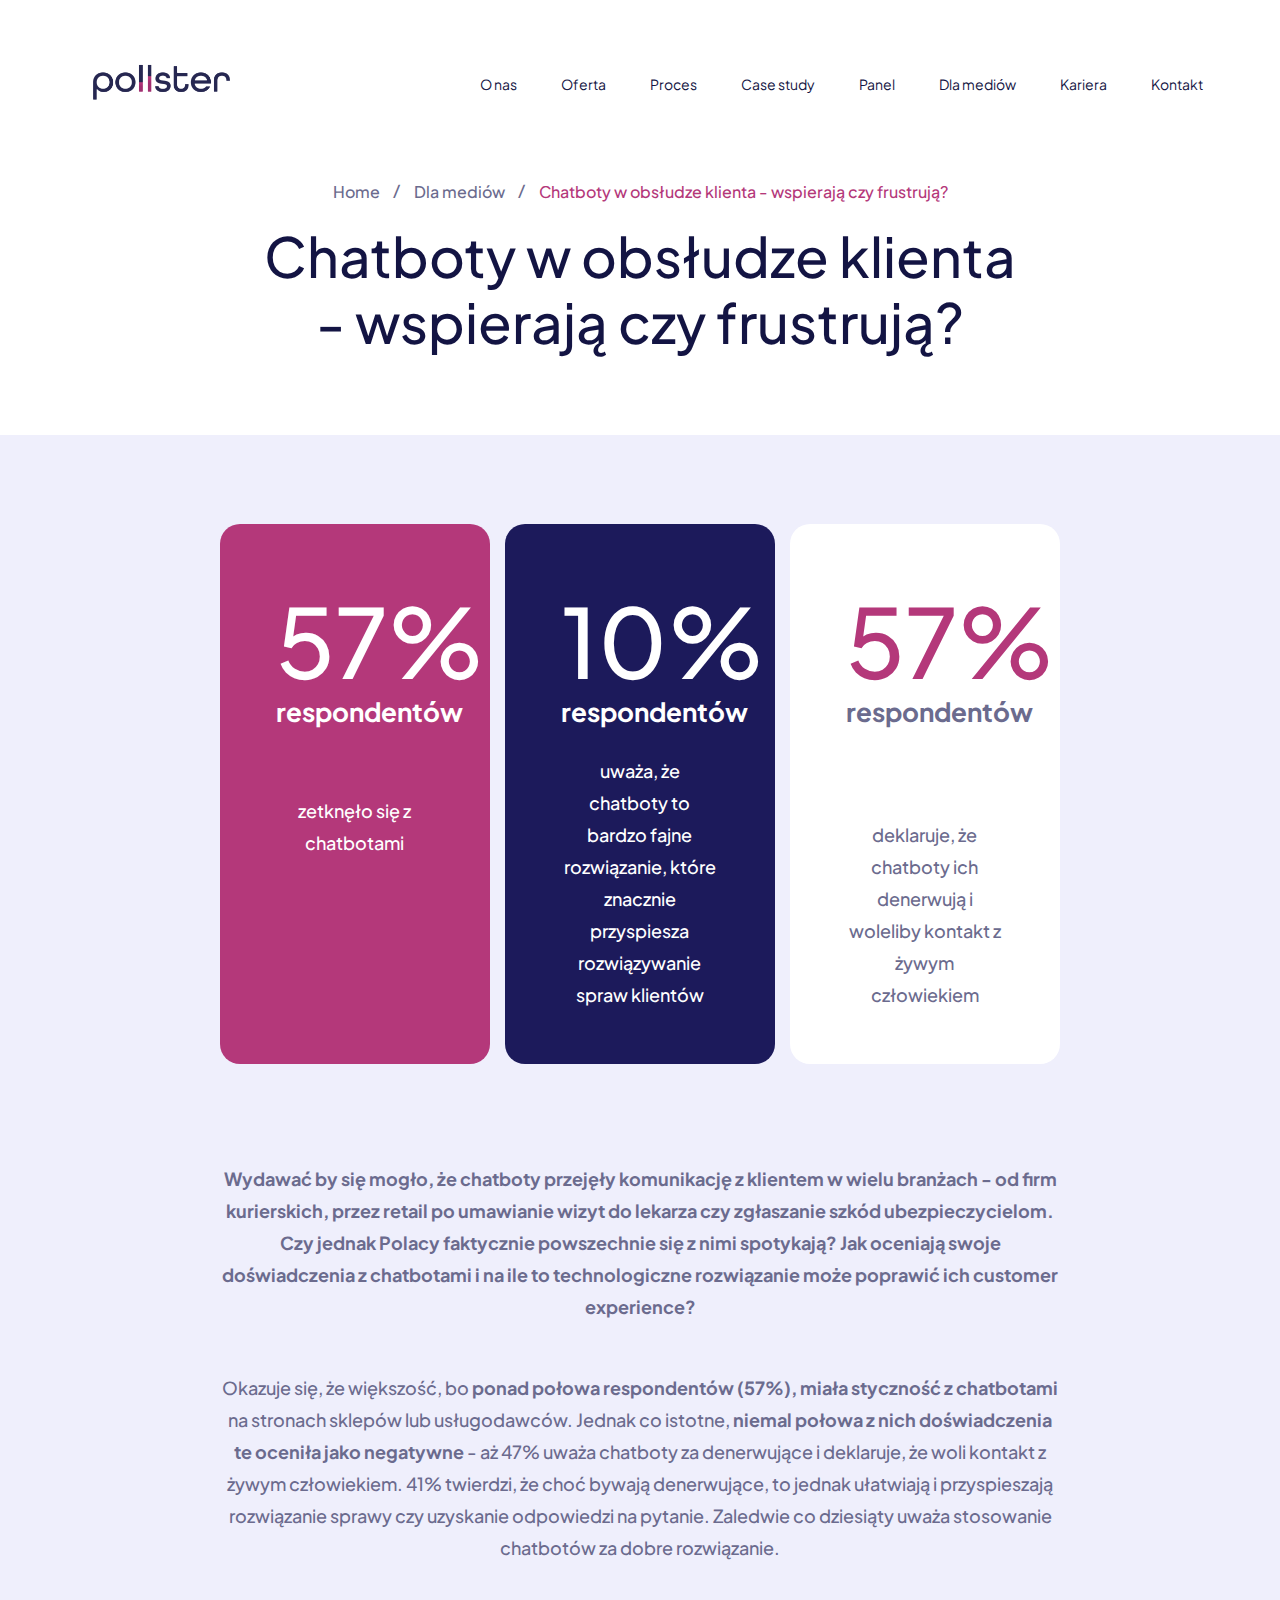
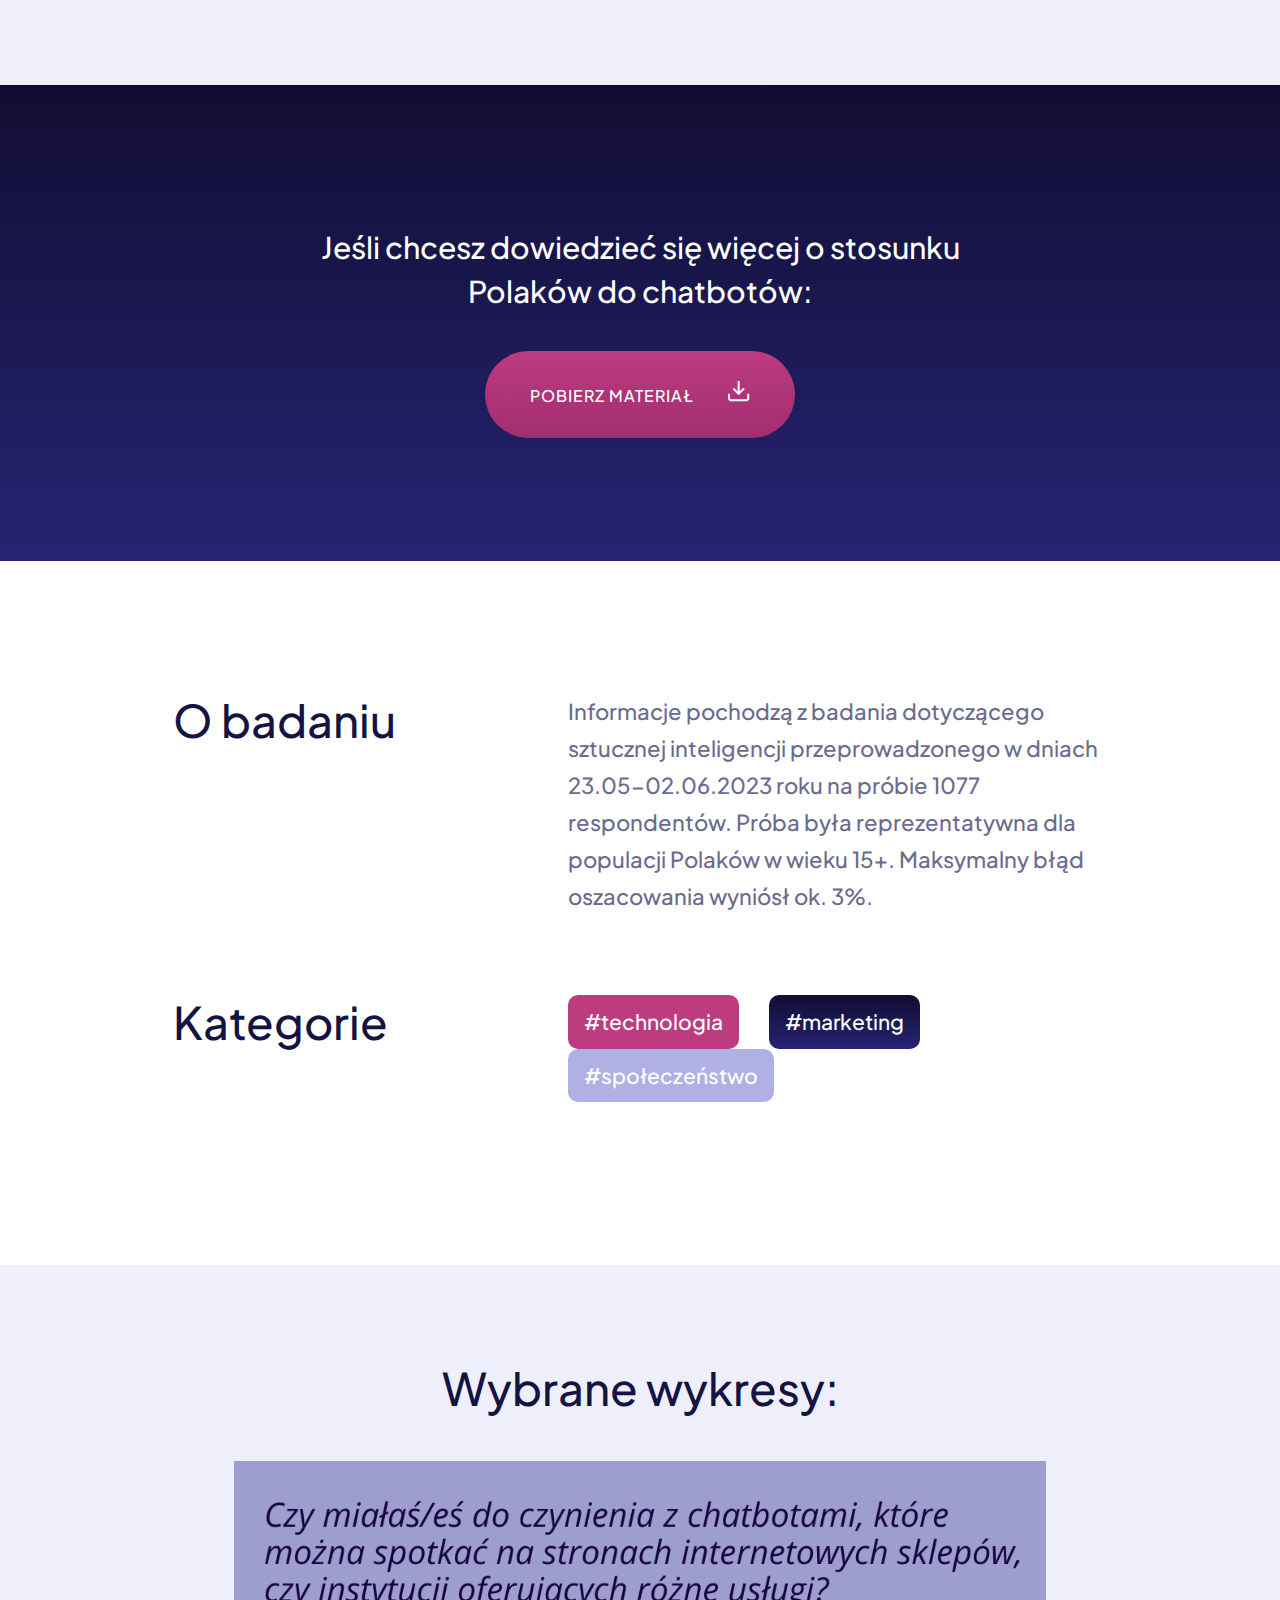
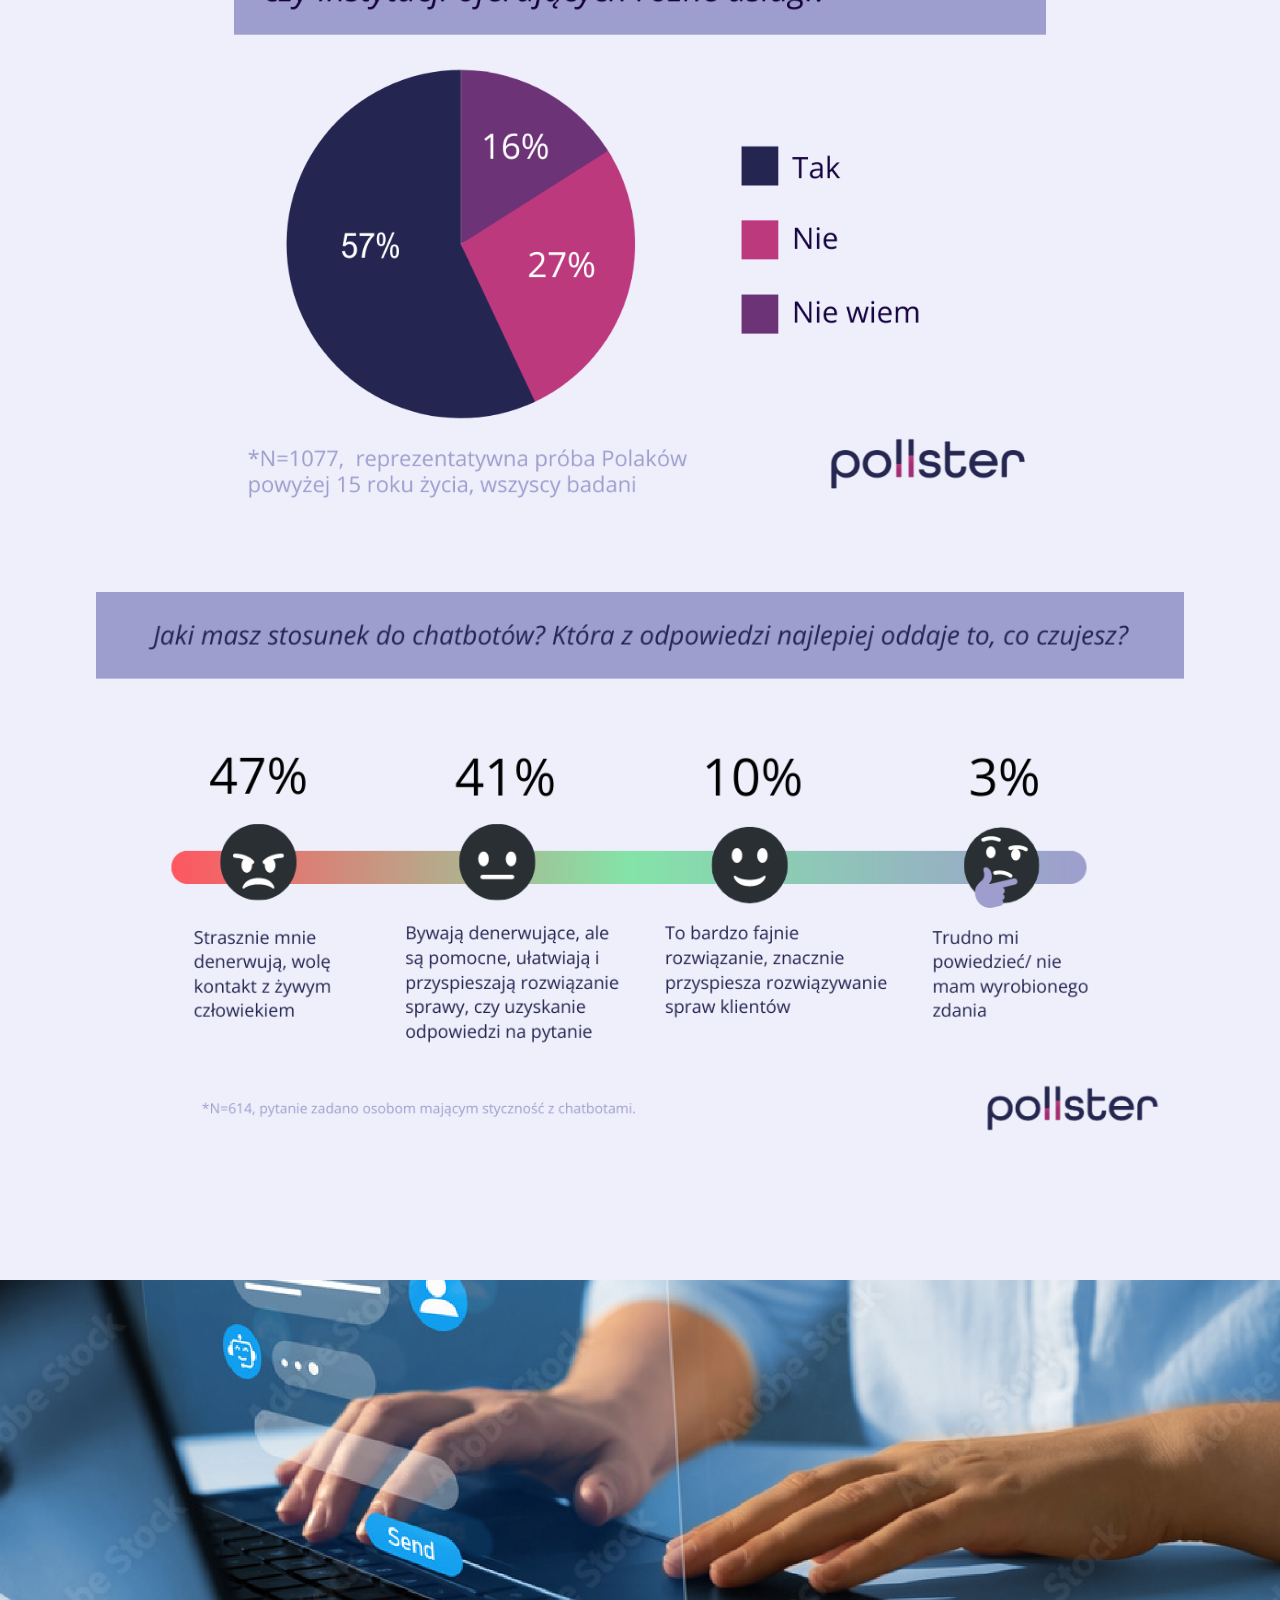
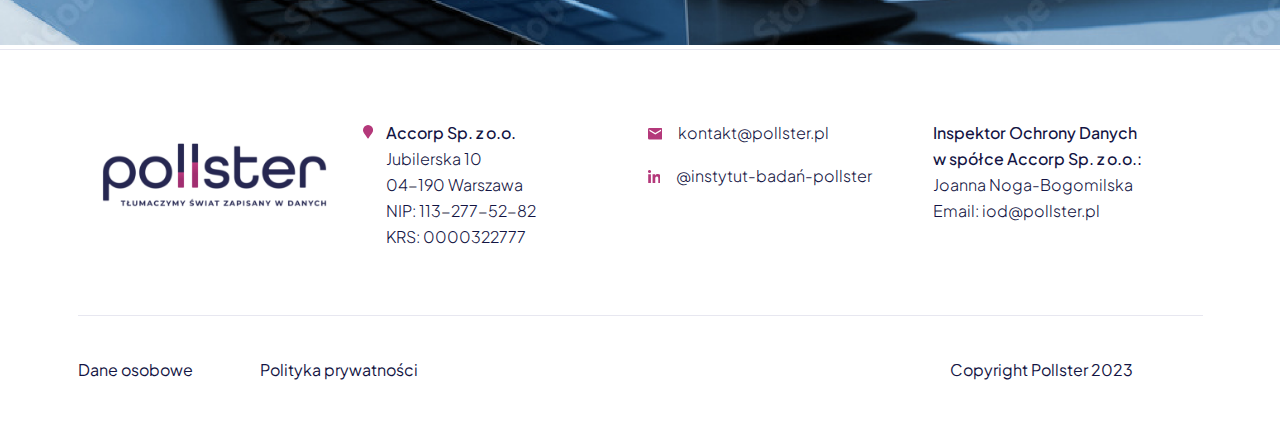
<file: page-11.html>
<!DOCTYPE html>
<html lang="en">

<head>
  <meta charset="utf-8">
  <meta http-equiv="X-UA-Compatible" content="IE=edge">
  <meta name="viewport" content="width=device-width, initial-scale=1">
  <title>Html Template</title>
  <link rel="stylesheet" href="assets/css/bootstrap.min.css">
  <link rel="stylesheet" href="assets/fonts/fontawesome-pro-5.0.6/css/fontawesome-all.min.css">
  <link rel="stylesheet" href="assets/css/style.css">
  <link rel="stylesheet" href="assets/css/responsive.css">
</head>

<body>
  <!-- header area start -->
  <header class="header-section header-transparent">
    <div class="desktop-menu  d-none d-lg-block">
      <div class="container">
        <div class="header-wrapper">
          <a href="index.html" class="header-logo"><img src="assets/images/logo/logo-black.png" alt="logo"></a>
          <a href="index.html" class="header-logo white-logo d-none"><img
              src="assets/images/logo/pollster_light_rgb.svg" alt="logo"></a>
          <div class="main-menu-wrapper">
            <ul class="main-menu">
              <li><a href="#">O nas</a></li>
              <li><a href="#">Oferta</a></li>
              <li><a href="#">Proces</a></li>
              <li><a href="#">Case study</a></li>
              <li><a href="#">Panel</a></li>
              <li><a href="#">Dla mediów</a></li>
              <li><a href="#">Kariera</a></li>
              <li><a href="#">Kontakt</a></li>
            </ul>
          </div>
        </div>
      </div>
    </div>
    <section class="mobile-menu-area d-block d-lg-none">
      <div class="mobile-topbar">
        <div class="container">
          <div class="d-flex justify-content-between align-items-center">
            <div class="logo">
              <a href="index-2.html"><img src="assets/images/logo/pollster_light_rgb.svg" alt="logo"></a>
            </div>
            <div class="bars">
              <i class="fas fa-bars"></i>
            </div>
          </div>
        </div>
      </div>
      <div class="mobile-menu-overlay"></div>
      <div class="mobile-menu-main">
        <div class="logo">
          <a href="index.html"><img src="assets/images/logo/pollster_light_rgb.svg" width="140" alt="logo"></a>
        </div>
        <div class="close-mobile-menu"><i class="fas fa-times"></i></div>
        <div class="menu-body">
          <div class="menu-list">
            <ul class="list-unstyled">
              <li><a href="#">O nas</a></li>
              <li><a href="#">Oferta</a></li>
              <li><a href="#">Proces</a></li>
              <li><a href="#">Case study</a></li>
              <li><a href="#">Panel</a></li>
              <li><a href="#">Dla mediów</a></li>
              <li><a href="#">Kariera</a></li>
              <li><a href="#">Kontakt</a></li>
            </ul>
          </div>
        </div>
      </div>
    </section>
  </header>
  <!-- header area end -->
  <!-- breadcrumb area start -->
  <section class="bread-crumb-area">
    <div class="container">
      <ul class="list-unstyled">
        <li><a href="index.html">Home</a></li>
        <li><a href="#">Dla mediów</a></li>
        <li>Chatboty w obsłudze klienta - wspierają czy frustrują?</li>
      </ul>
      <div class="text text-center">
        <h1 class="title">Chatboty w obsłudze klienta <br>
          - wspierają czy frustrują?</h1>
      </div>
    </div>
  </section>
  <!-- breadcrumb area end -->
  <!-- Realizacja area start -->
  <section class="realizacja">
    <div class="top-list-info-details">
      <div class="container">
        <div class="row">
          <div class="col-lg-9 mx-auto">
            <div class="row">
              <div class="col-lg-4 item-label">
                <div class="item">
                  <h4 class="number">57%</h4>
                  <h3 class="title">respondentów</h3>
                  <p>zetknęło się z chatbotami</p>
                </div>
              </div>
              <div class="col-lg-4 item-label">
                <div class="item">
                  <h4 class="number">10%</h4>
                  <h3 class="title">respondentów</h3>
                  <p>uważa, że chatboty to bardzo
                    fajne rozwiązanie, które znacznie
                    przyspiesza rozwiązywanie spraw
                    klientów</p>
                </div>
              </div>
              <div class="col-lg-4 item-label">
                <div class="item">
                  <h4 class="number">57%</h4>
                  <h3 class="title">respondentów</h3>
                  <p>deklaruje, że chatboty ich
                    denerwują i woleliby kontakt z
                    żywym człowiekiem</p>
                </div>
              </div>
            </div>
            <div class="description">
              <h4>Wydawać by się mogło, że chatboty przejęły komunikację z klientem w wielu branżach - od firm
                kurierskich, przez retail po umawianie wizyt do lekarza czy zgłaszanie szkód ubezpieczycielom. Czy
                jednak Polacy faktycznie powszechnie się z nimi spotykają? Jak oceniają swoje doświadczenia z chatbotami
                i na ile to technologiczne rozwiązanie może poprawić ich customer experience?
              </h4>
              <p>Okazuje się, że większość, bo <b>ponad połowa respondentów (57%), miała styczność z chatbotami</b> na
                stronach sklepów lub usługodawców. Jednak co istotne, <b>niemal połowa z nich doświadczenia te oceniła
                  jako negatywne</b> - aż 47% uważa chatboty za denerwujące i deklaruje, że woli kontakt z żywym
                człowiekiem. 41% twierdzi, że choć bywają denerwujące, to jednak ułatwiają i przyspieszają rozwiązanie
                sprawy czy uzyskanie odpowiedzi na pytanie. Zaledwie co dziesiąty uważa stosowanie chatbotów za dobre
                rozwiązanie.</p>
            </div>
          </div>
        </div>
      </div>
    </div>
    <div class="download-banner">
      <div class="container">
        <div class="text text-center">
          <h4 class="title">Jeśli chcesz dowiedzieć się więcej o stosunku
            Polaków do chatbotów: </h4>
          <a href="#" class="dn-btn">POBIERZ MATERIAŁ <img src="assets/images/icons/dn.png" alt="dn"></a>
        </div>
      </div>
    </div>
    <div class="middle-list-details">
      <div class="container">
        <div class="row">
          <div class="col-lg-10 mx-auto">
            <div class="info-list">
              <div class="row g-4">
                <div class="col-lg-4">
                  <h4 class="title">O badaniu</h4>
                </div>
                <div class="col-lg-7 ms-auto">
                  <p>Informacje pochodzą z badania dotyczącego sztucznej inteligencji przeprowadzonego w dniach
                    23.05-02.06.2023 roku na próbie 1077 respondentów. Próba była reprezentatywna dla populacji Polaków
                    w wieku 15+. Maksymalny błąd oszacowania wyniósł ok. 3%.
                  </p>
                </div>
              </div>
            </div>
            <div class="info-list">
              <div class="row g-4">
                <div class="col-lg-4">
                  <h4 class="title">Kategorie</h4>
                </div>
                <div class="col-lg-7 ms-auto">
                  <div class="btns">
                    <button class="tags">#technologia</button>
                    <button class="tags">#marketing</button>
                    <button class="tags">#społeczeństwo</button>
                  </div>
                </div>
              </div>
            </div>
          </div>
        </div>
      </div>
    </div>
    <div class="middle-image-area">
      <div class="container">
        <h4 class="title">Wybrane wykresy:</h4>
        <div class="images text-center">
          <img src="assets/images/img/wybrane-1.png" class="img1" alt="wybrane">
          <img src="assets/images/img/wybrane-2.png" class="img2" alt="wybrane">
        </div>
      </div>
    </div>
    <div class="btm-banner-area">
      <img src="assets/images/img/realizacja.png" alt="realizacja" class="img w-100">
    </div>
  </section>
  <!-- Realizacja area end -->
  <!-- footer area start -->
  <footer class="footer-area">
    <div class="container">
      <div class="row g-4">
        <div class="col-lg-3 col-md-6">
          <div class="footer-widget">
            <a href="#"><img src="assets/images/logo/footer-logo.png" alt="footer-logo"></a>
          </div>
        </div>
        <div class="col-lg-3 col-md-6">
          <div class="footer-widget">
            <div class="d-flex">
              <div class="icon">
                <svg xmlns="http://www.w3.org/2000/svg" width="10.095" height="13.46" viewBox="0 0 10.095 13.46">
                  <path id="Icon_awesome-map-marker" data-name="Icon awesome-map-marker"
                    d="M4.529,13.189C.709,7.651,0,7.083,0,5.048a5.048,5.048,0,0,1,10.1,0c0,2.035-.709,2.6-4.529,8.141a.631.631,0,0,1-1.038,0Z"
                    fill="#b4387a" />
                </svg>
              </div>
              <p>Accorp Sp. z o.o. <br>
                <span>
                  Jubilerska 10 <br>
                  04-190 Warszawa <br>
                  NIP: 113-277-52-82 <br>
                  KRS: 0000322777
                </span></p>
            </div>
          </div>
        </div>
        <div class="col-lg-3 col-md-6">
          <div class="footer-widget mail_">
            <ul>
              <li>
                <div class="icon">
                  <svg xmlns="http://www.w3.org/2000/svg" width="14.512" height="11.61" viewBox="0 0 14.512 11.61">
                    <path id="Icon_material-email" data-name="Icon material-email"
                      d="M16.061,6H4.451A1.449,1.449,0,0,0,3.007,7.451L3,16.159A1.455,1.455,0,0,0,4.451,17.61h11.61a1.455,1.455,0,0,0,1.451-1.451V7.451A1.455,1.455,0,0,0,16.061,6Zm0,2.9-5.8,3.628L4.451,8.9V7.451l5.8,3.628,5.8-3.628Z"
                      transform="translate(-3 -6)" fill="#b4387a" />
                  </svg>
                </div>
                <div class="text">
                  <p><span><a href="mailto:kontakt@pollster.pl">kontakt@pollster.pl</a></span></p>
                </div>
              </li>
              <li>
                <div class="icon">
                  <svg xmlns="http://www.w3.org/2000/svg" width="12.958" height="12.958" viewBox="0 0 12.958 12.958">
                    <path id="Icon_awesome-linkedin-in" data-name="Icon awesome-linkedin-in"
                      d="M2.9,12.958H.214V4.307H2.9ZM1.556,3.127A1.563,1.563,0,1,1,3.112,1.557,1.569,1.569,0,0,1,1.556,3.127Zm11.4,9.831H10.274V8.747c0-1-.02-2.291-1.4-2.291-1.4,0-1.611,1.09-1.611,2.218v4.284H4.583V4.307H7.16v1.18H7.2a2.823,2.823,0,0,1,2.542-1.4c2.719,0,3.219,1.79,3.219,4.116v4.752Z"
                      transform="translate(0 -0.001)" fill="#b4387a" />
                  </svg>
                </div>
                <div class="text">
                  <p><span>@instytut-badań-pollster</span></p>
                </div>
              </li>
            </ul>
          </div>
        </div>
        <div class="col-lg-3 col-md-6">
          <div class="footer-widget">
            <p>Inspektor Ochrony Danych <br>
              w spółce Accorp Sp. z o.o.: <br>
              <span>Joanna Noga-Bogomilska <br>
                Email: <a href="mailto:iod@pollster.pl">iod@pollster.pl</a></span></p>
          </div>
        </div>
      </div>
      <div class="footer-btm">
        <div class="row">
          <div class="col-lg-6 col-md-7">
            <div class="text">
              <a href="#">Dane osobowe</a>
              <a href="#">Polityka prywatności</a>
            </div>
          </div>
          <div class="col-lg-6 col-md-5">
            <div class="text text-end">
              <p>Copyright Pollster 2023 </p>
            </div>
          </div>
        </div>
      </div>
    </div>
  </footer>
  <!-- footer area end -->

  <!-- scroll top area start -->
  <button class="scroll-to-top">
    <i class="fas fa-angle-up"></i>
  </button>
  <!-- scroll top area end -->

  <script src="assets/js/bootstrap.bundle.min.js"></script>
  <script src="assets/js/theme.js"></script>
</body>

</html>
</file>
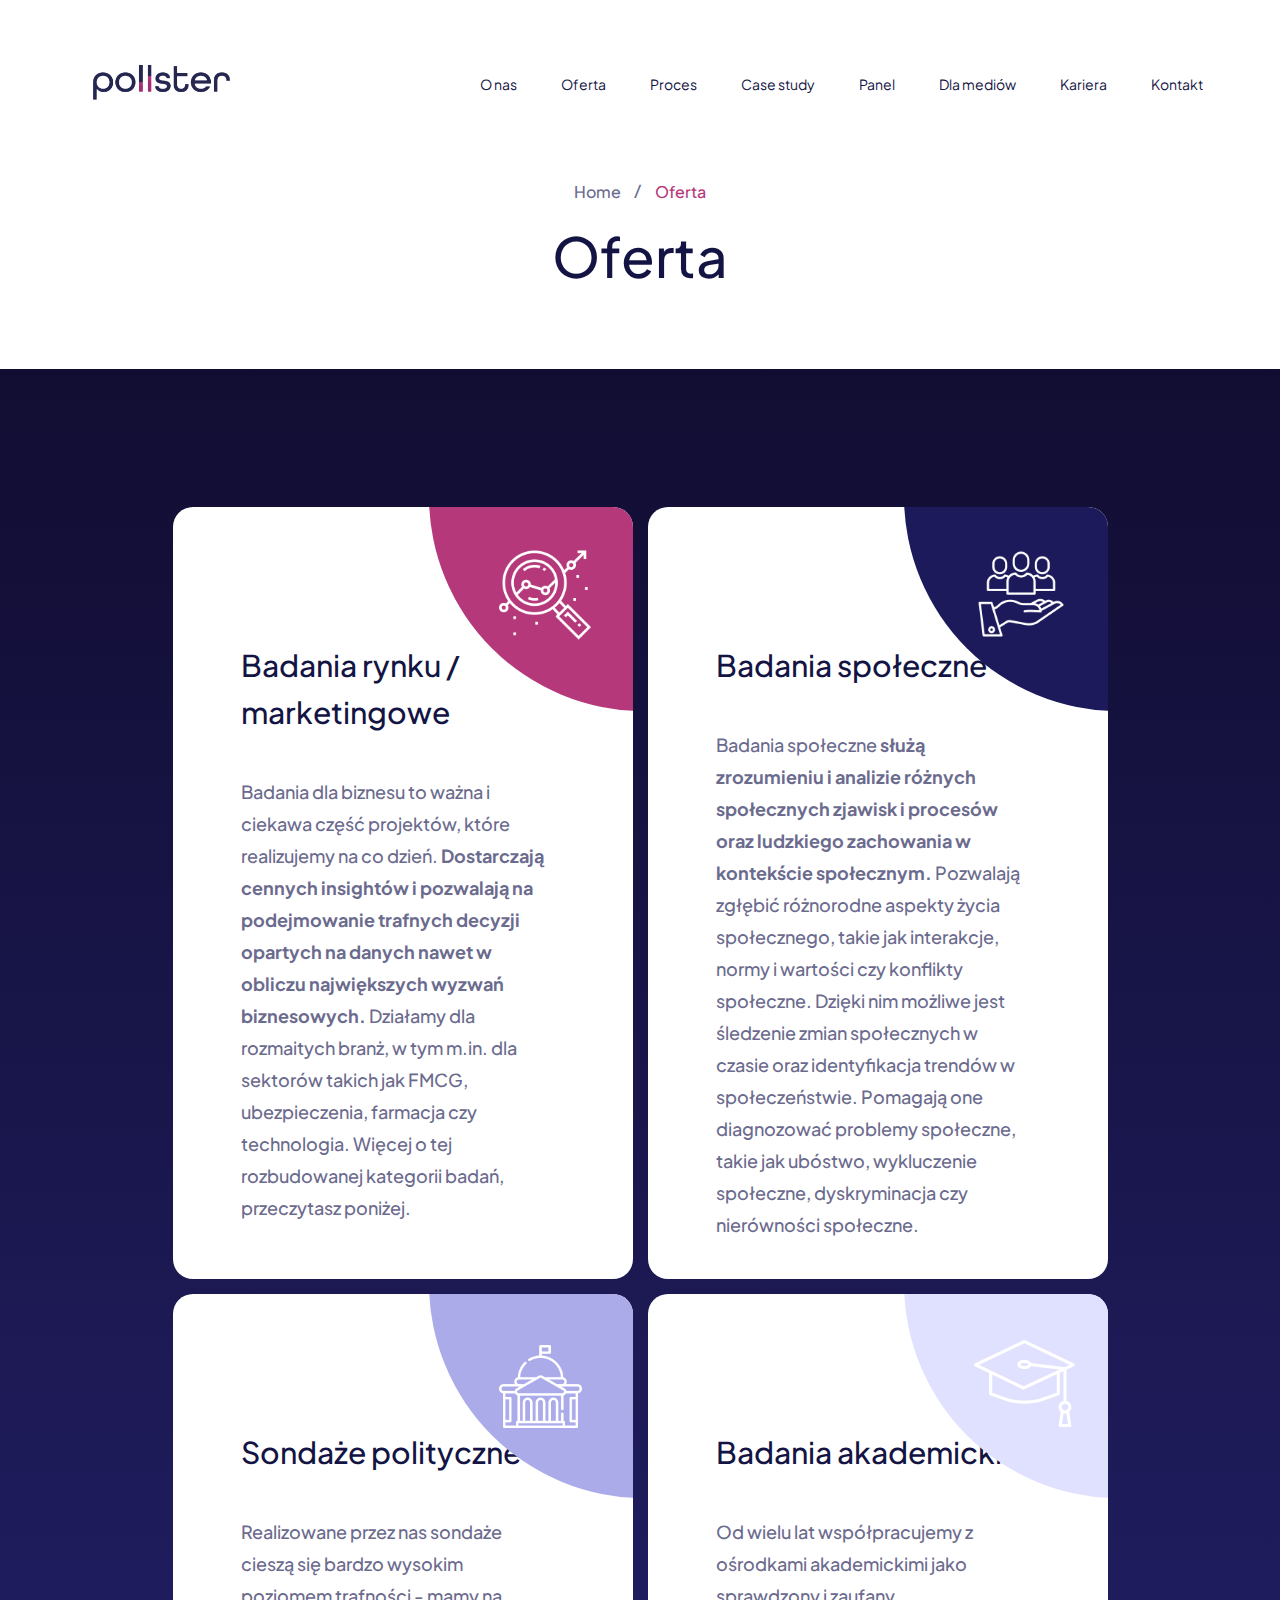
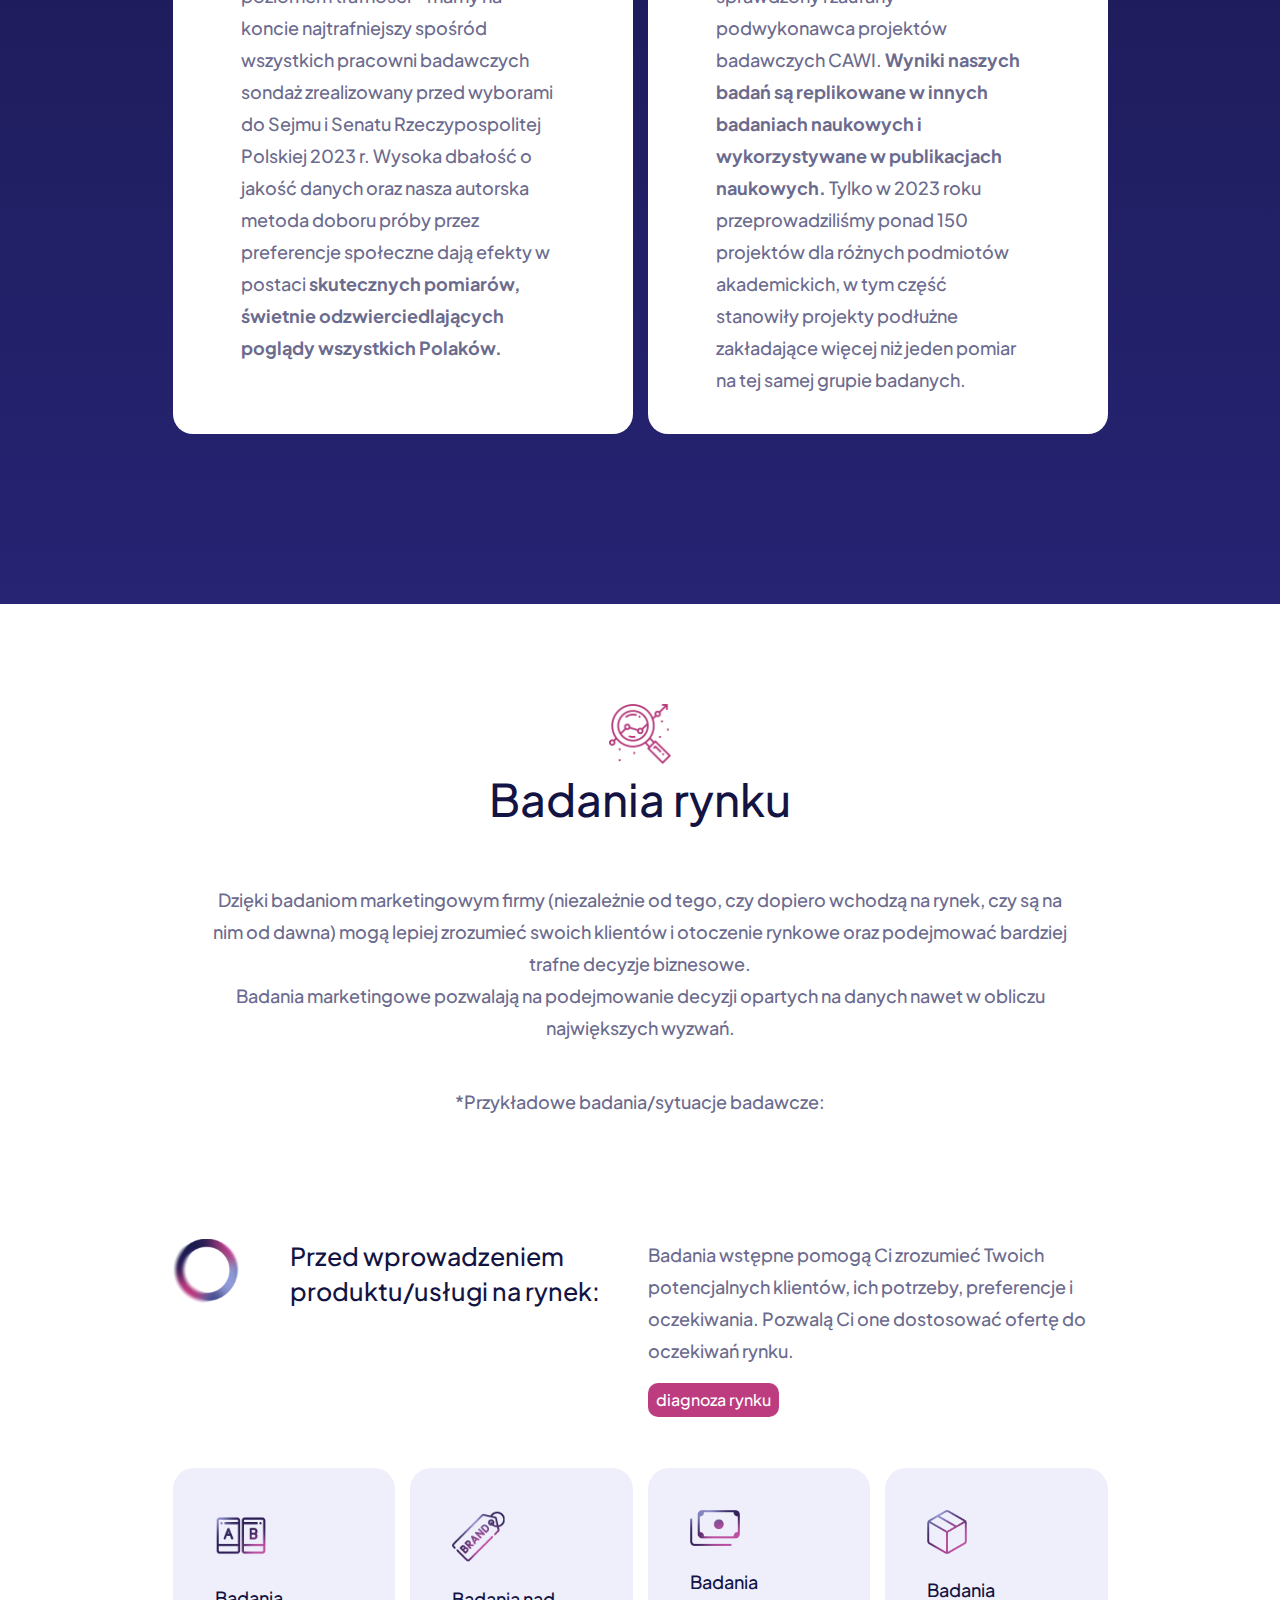
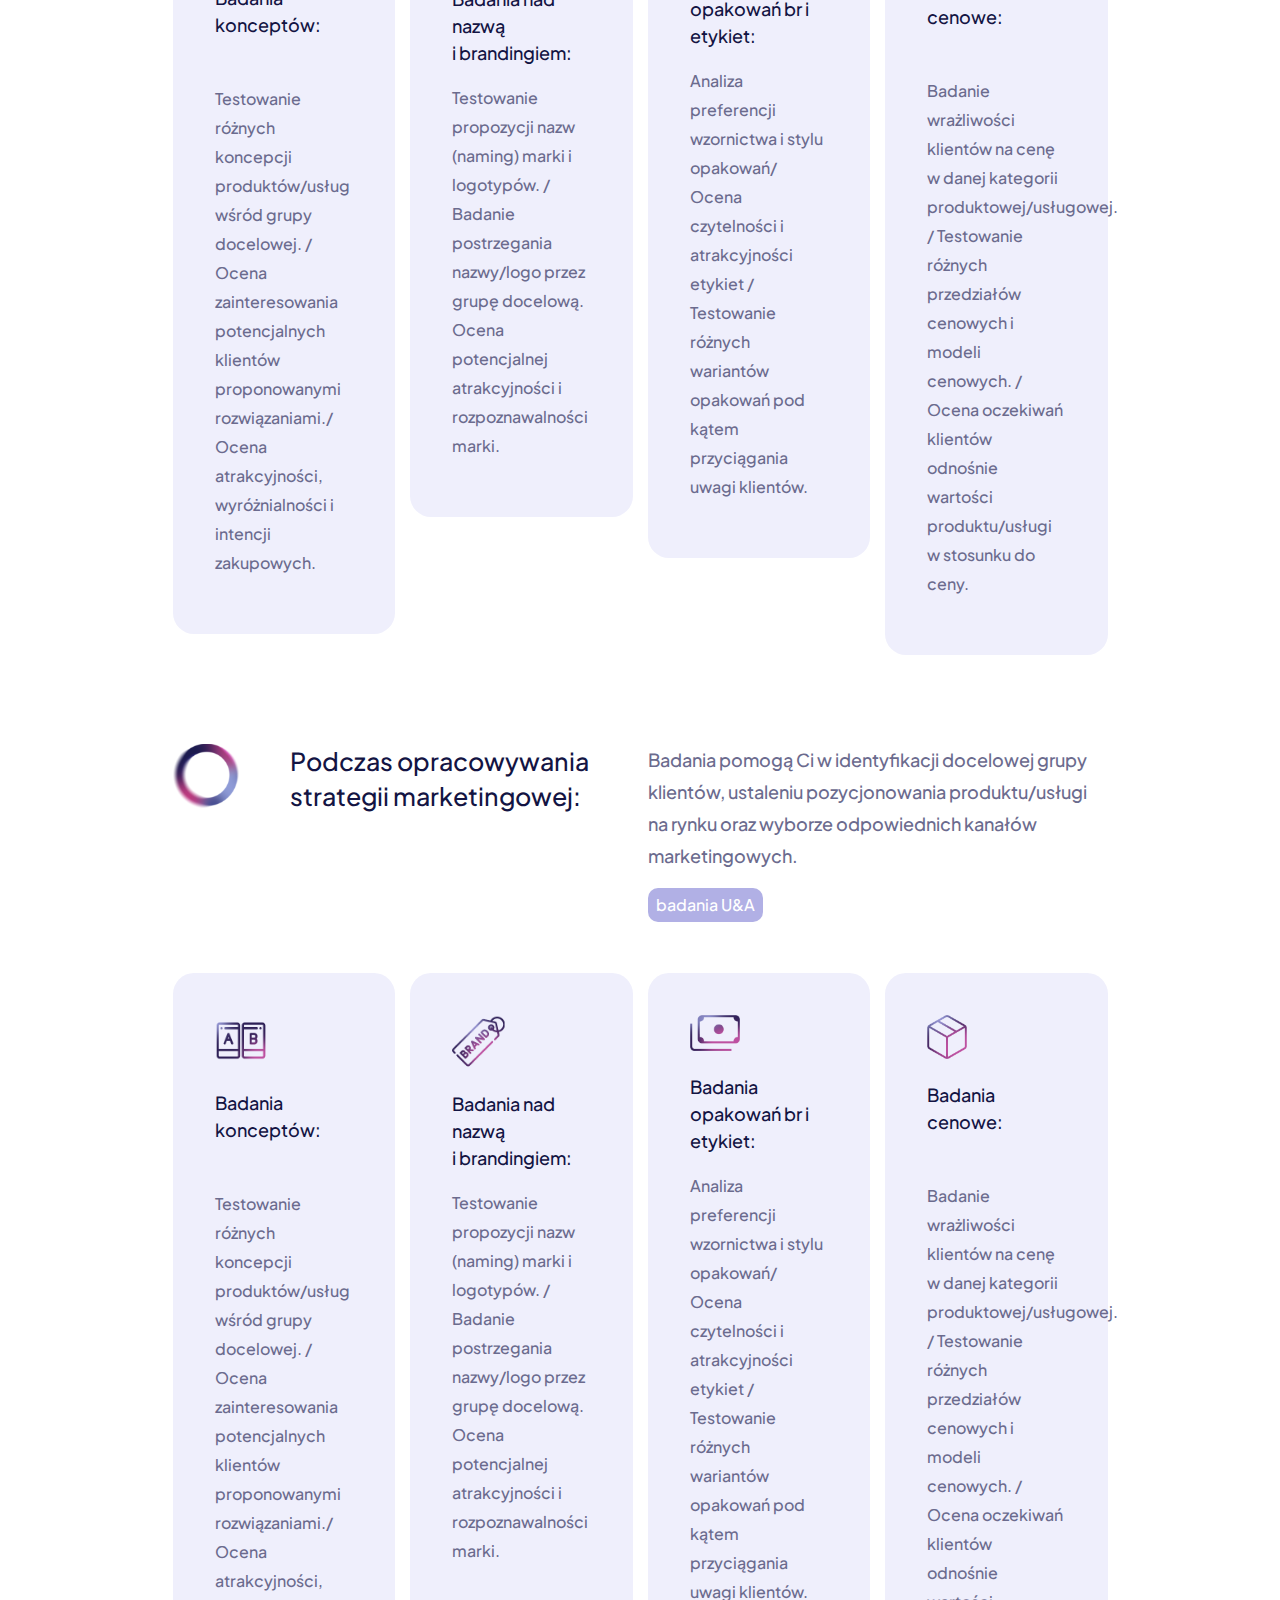
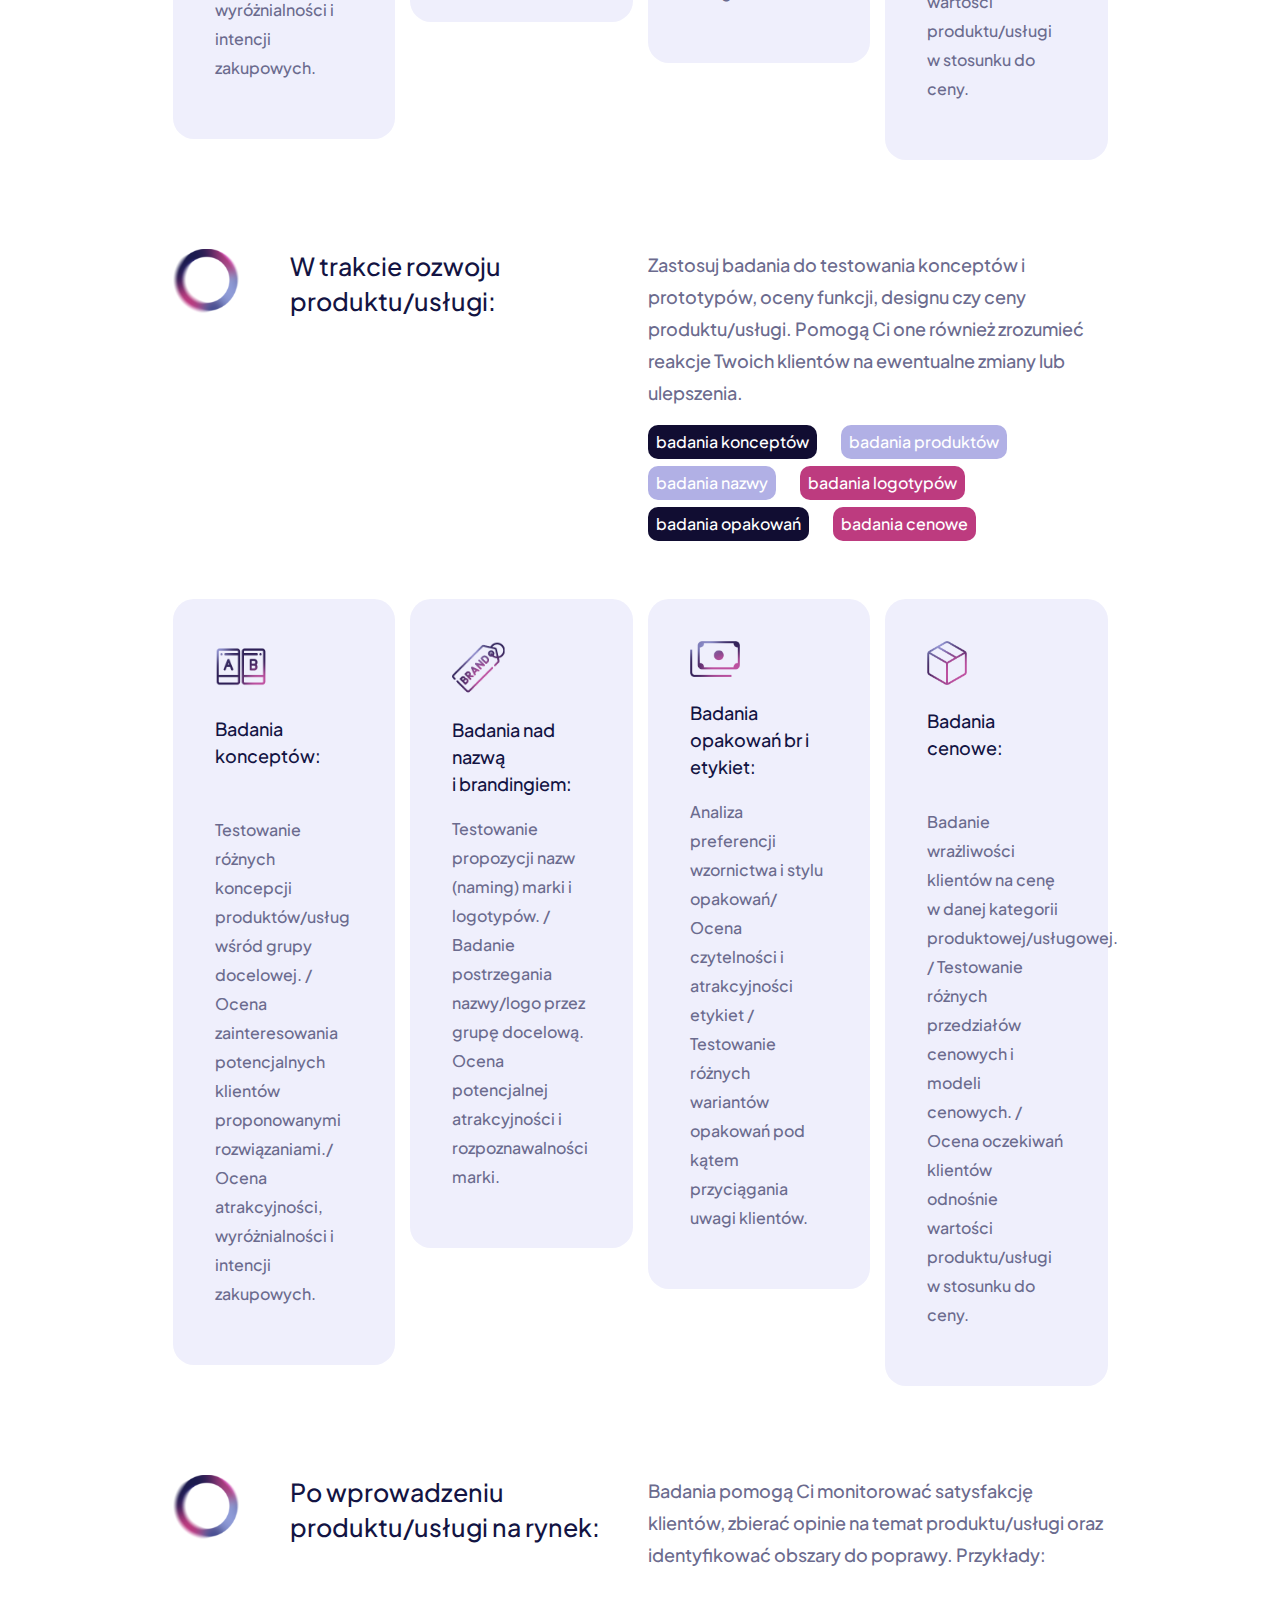
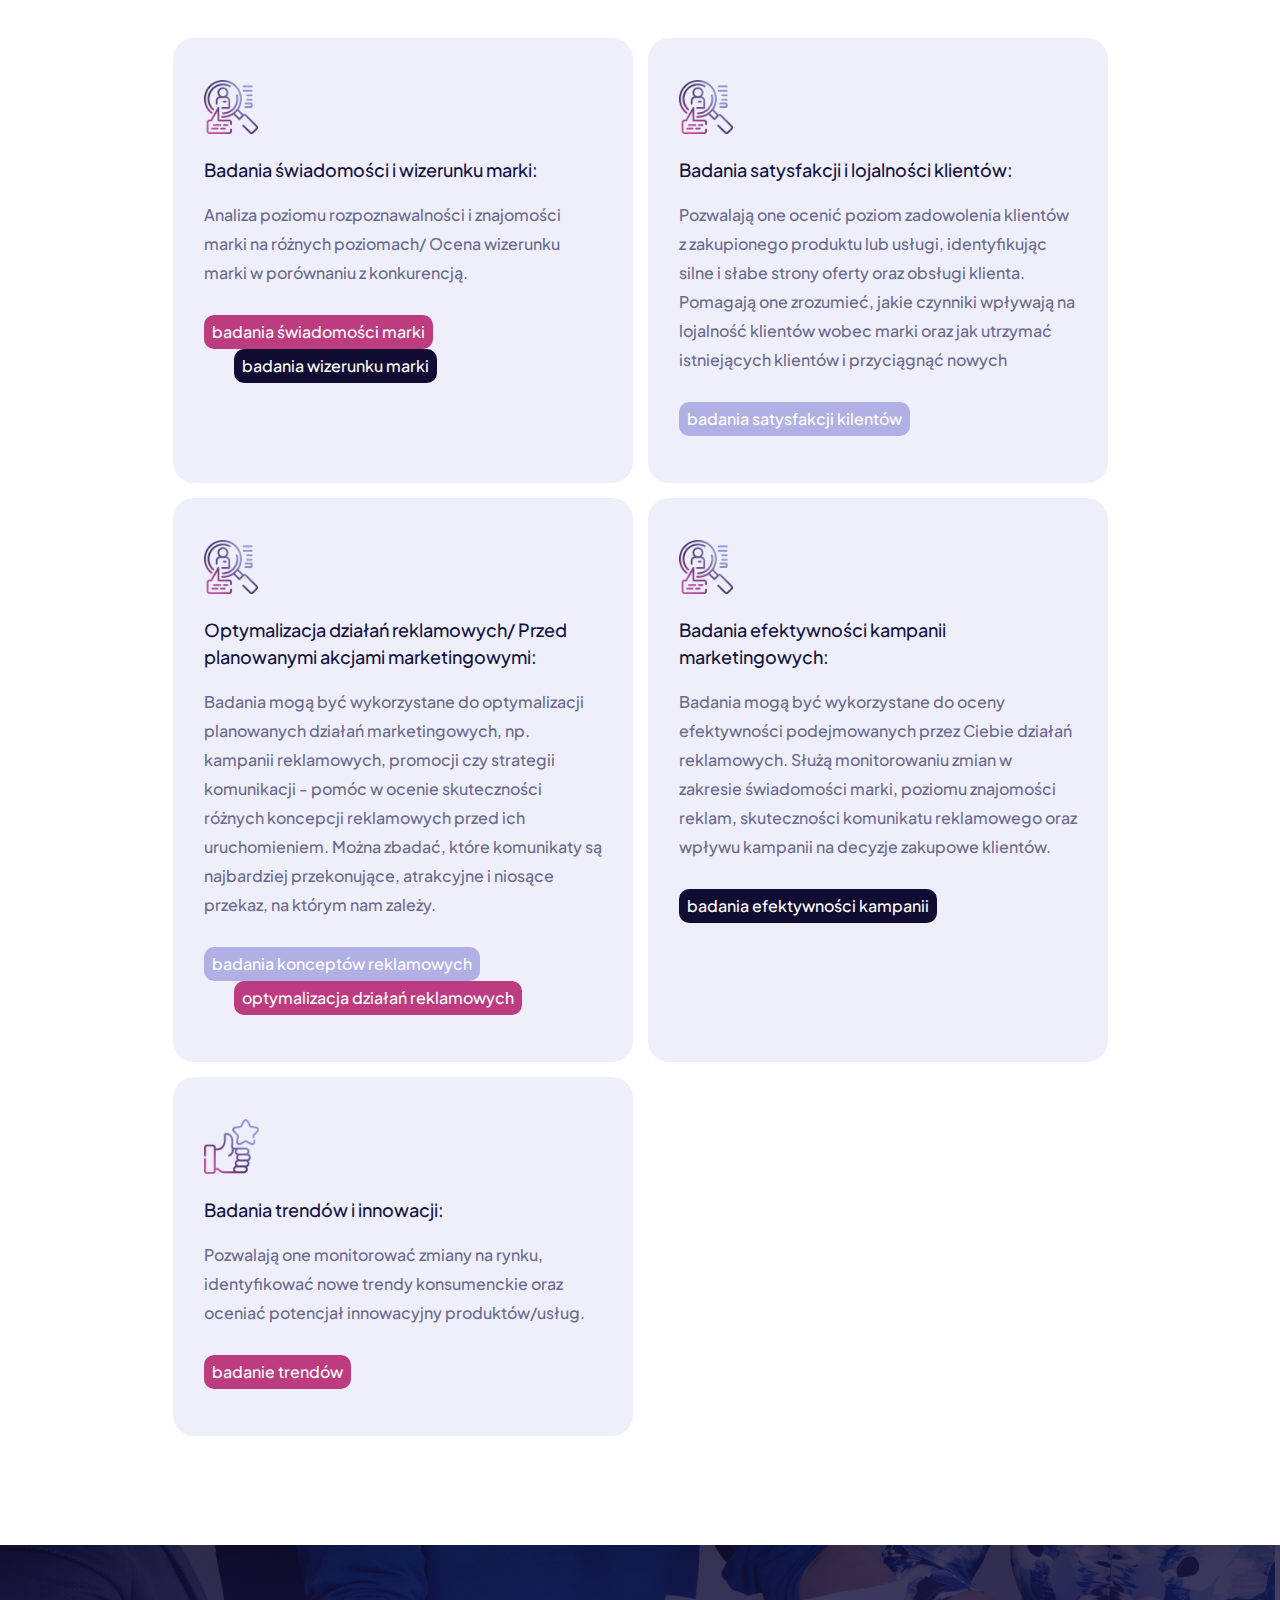
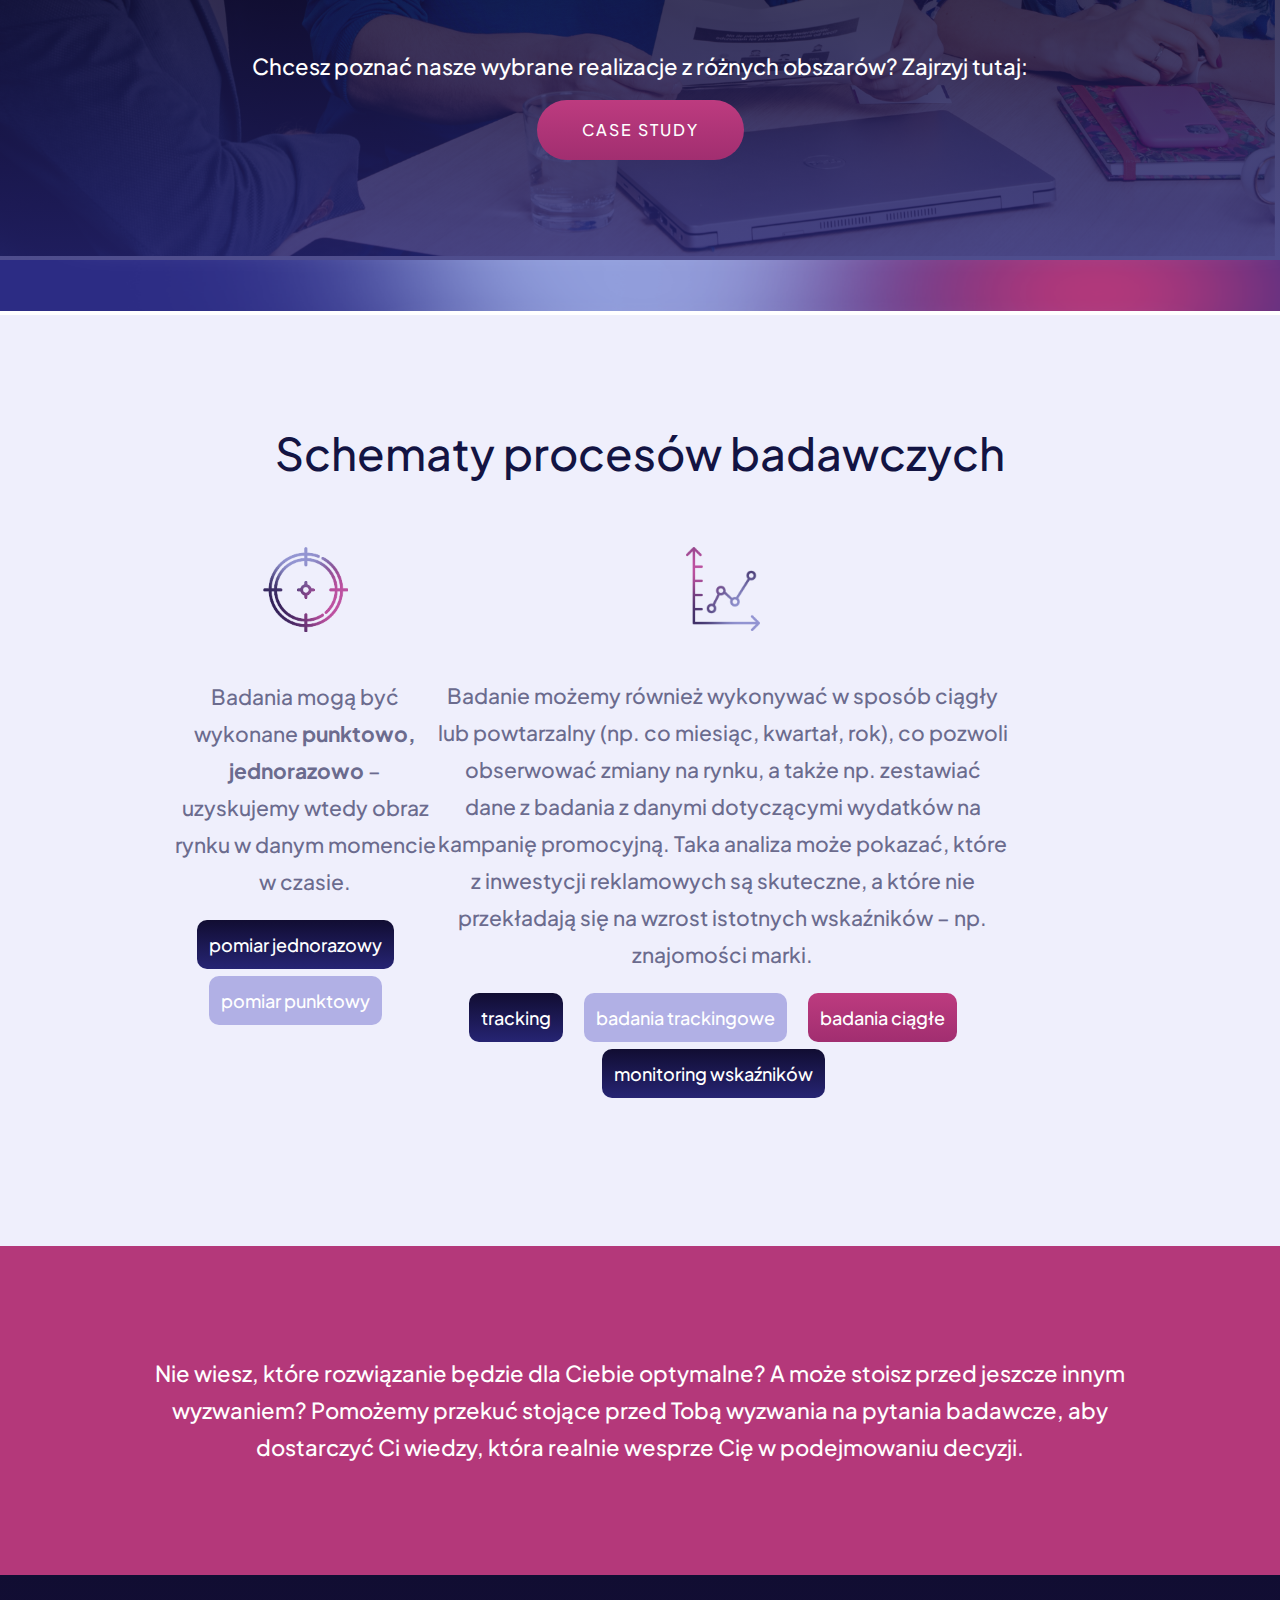
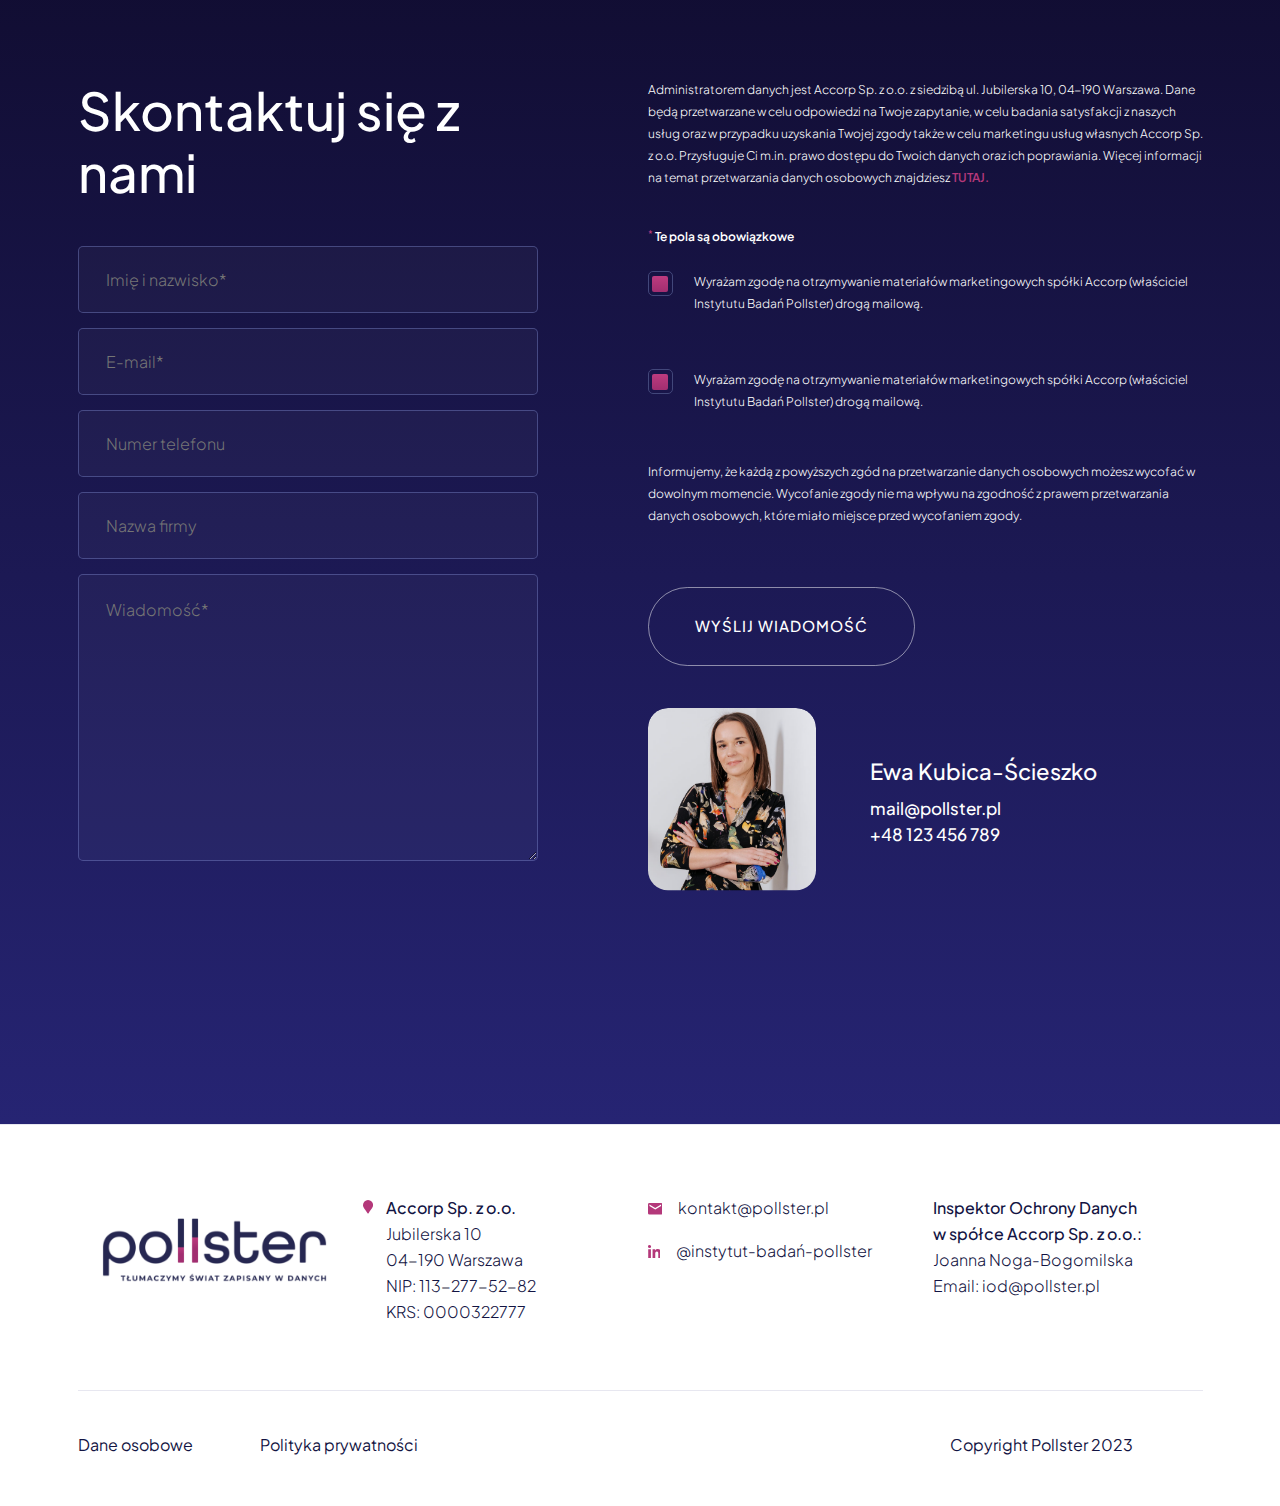
<file: page-12.html>
<!DOCTYPE html>
<html lang="en">

<head>
  <meta charset="utf-8">
  <meta http-equiv="X-UA-Compatible" content="IE=edge">
  <meta name="viewport" content="width=device-width, initial-scale=1">
  <title>Html Template</title>
  <link rel="stylesheet" href="assets/css/bootstrap.min.css">
  <link rel="stylesheet" href="assets/fonts/fontawesome-pro-5.0.6/css/fontawesome-all.min.css">
  <link rel="stylesheet" href="assets/css/style.css">
  <link rel="stylesheet" href="assets/css/responsive.css">
</head>

<body>
  <!-- header area start -->
  <header class="header-section header-transparent">
    <div class="desktop-menu  d-none d-lg-block">
      <div class="container">
        <div class="header-wrapper">
          <a href="index.html" class="header-logo"><img src="assets/images/logo/logo-black.png" alt="logo"></a>
          <a href="index.html" class="header-logo white-logo d-none"><img
              src="assets/images/logo/pollster_light_rgb.svg" alt="logo"></a>
          <div class="main-menu-wrapper">
            <ul class="main-menu">
              <li><a href="#">O nas</a></li>
              <li><a href="#">Oferta</a></li>
              <li><a href="#">Proces</a></li>
              <li><a href="#">Case study</a></li>
              <li><a href="#">Panel</a></li>
              <li><a href="#">Dla mediów</a></li>
              <li><a href="#">Kariera</a></li>
              <li><a href="#">Kontakt</a></li>
            </ul>
          </div>
        </div>
      </div>
    </div>
    <section class="mobile-menu-area d-block d-lg-none">
      <div class="mobile-topbar">
        <div class="container">
          <div class="d-flex justify-content-between align-items-center">
            <div class="logo">
              <a href="index-2.html"><img src="assets/images/logo/pollster_light_rgb.svg" alt="logo"></a>
            </div>
            <div class="bars">
              <i class="fas fa-bars"></i>
            </div>
          </div>
        </div>
      </div>
      <div class="mobile-menu-overlay"></div>
      <div class="mobile-menu-main">
        <div class="logo">
          <a href="index.html"><img src="assets/images/logo/pollster_light_rgb.svg" width="140" alt="logo"></a>
        </div>
        <div class="close-mobile-menu"><i class="fas fa-times"></i></div>
        <div class="menu-body">
          <div class="menu-list">
            <ul class="list-unstyled">
              <li><a href="#">O nas</a></li>
              <li><a href="#">Oferta</a></li>
              <li><a href="#">Proces</a></li>
              <li><a href="#">Case study</a></li>
              <li><a href="#">Panel</a></li>
              <li><a href="#">Dla mediów</a></li>
              <li><a href="#">Kariera</a></li>
              <li><a href="#">Kontakt</a></li>
            </ul>
          </div>
        </div>
      </div>
    </section>
  </header>
  <!-- header area end -->
  <!-- breadcrumb area start -->
  <section class="bread-crumb-area">
    <div class="container">
      <ul class="list-unstyled">
        <li><a href="index.html">Home</a></li>
        <li>Oferta</li>
      </ul>
      <div class="text text-center">
        <h1 class="title">Oferta</h1>
      </div>
    </div>
  </section>
  <!-- breadcrumb area end -->
  <!-- Oferta area start -->
  <section class="oferta-area">
    <div class="top-info-box">
      <div class="container">
        <div class="row">
          <div class="col-lg-10 mx-auto">
            <div class="row g-4">
              <div class="col-lg-6 item-label">
                <div class="item">
                  <div class="icon">
                    <img src="assets/images/icons/fferta-icon-1.png" alt="fferta-icon">
                  </div>
                  <div class="text">
                    <h4 class="title">Badania rynku / marketingowe</h4>
                    <p>Badania dla biznesu to ważna i ciekawa część projektów, które realizujemy na co dzień.
                      <b>Dostarczają cennych insightów i pozwalają na podejmowanie trafnych decyzji opartych na danych
                        nawet w obliczu największych wyzwań biznesowych.</b>
                      Działamy dla rozmaitych branż, w tym m.in. dla sektorów takich jak FMCG, ubezpieczenia, farmacja
                      czy technologia. Więcej o tej rozbudowanej kategorii badań, przeczytasz poniżej.
                    </p>
                  </div>
                </div>
              </div>
              <div class="col-lg-6 item-label">
                <div class="item">
                  <div class="icon">
                    <img src="assets/images/icons/fferta-icon-2.png" alt="fferta-icon">
                  </div>
                  <div class="text">
                    <h4 class="title">Badania społeczne</h4>
                    <p>Badania społeczne <b>służą zrozumieniu i analizie różnych społecznych zjawisk i procesów oraz
                        ludzkiego zachowania w kontekście społecznym.</b> Pozwalają zgłębić różnorodne aspekty życia
                      społecznego, takie jak interakcje, normy i wartości czy konflikty społeczne. Dzięki nim możliwe
                      jest śledzenie zmian społecznych w czasie oraz identyfikacja trendów w społeczeństwie. Pomagają
                      one diagnozować problemy społeczne, takie jak ubóstwo, wykluczenie społeczne, dyskryminacja czy
                      nierówności społeczne. </p>
                  </div>
                </div>
              </div>
              <div class="col-lg-6 item-label">
                <div class="item">
                  <div class="icon">
                    <img src="assets/images/icons/fferta-icon-3.png" alt="fferta-icon">
                  </div>
                  <div class="text">
                    <h4 class="title">Sondaże polityczne</h4>
                    <p>Realizowane przez nas sondaże cieszą się bardzo wysokim poziomem trafności - mamy na koncie
                      najtrafniejszy spośród wszystkich pracowni badawczych sondaż zrealizowany przed wyborami do Sejmu
                      i Senatu Rzeczypospolitej Polskiej 2023 r. Wysoka dbałość o jakość danych oraz nasza autorska
                      metoda doboru próby przez preferencje społeczne dają efekty w postaci <b>skutecznych pomiarów,
                        świetnie odzwierciedlających poglądy wszystkich Polaków.</b>
                    </p>
                  </div>
                </div>
              </div>
              <div class="col-lg-6 item-label">
                <div class="item">
                  <div class="icon">
                    <img src="assets/images/icons/fferta-icon-4.png" alt="fferta-icon">
                  </div>
                  <div class="text">
                    <h4 class="title">Badania akademickie</h4>
                    <p>Od wielu lat współpracujemy z ośrodkami akademickimi jako sprawdzony i zaufany podwykonawca
                      projektów badawczych CAWI.
                      <b>Wyniki naszych badań są replikowane w innych badaniach naukowych i wykorzystywane w
                        publikacjach naukowych.</b>
                      Tylko w 2023 roku przeprowadziliśmy ponad 150 projektów dla różnych podmiotów akademickich, w tym
                      część stanowiły projekty podłużne zakładające więcej niż jeden pomiar na tej samej grupie
                      badanych.</p>
                  </div>
                </div>
              </div>
            </div>
          </div>
        </div>
      </div>
    </div>
    <div class="icon-details-box">
      <div class="container">
        <div class="text">
          <img src="assets/images/icons/fferta-icon-5.png" alt="fferta-icon">
          <h4 class="title">Badania rynku</h4>
          <p>Dzięki badaniom marketingowym firmy (niezależnie od tego, czy dopiero wchodzą na rynek, czy są na nim od
            dawna) mogą lepiej zrozumieć swoich klientów i otoczenie rynkowe oraz podejmować bardziej trafne decyzje
            biznesowe. <br>
            Badania marketingowe pozwalają na podejmowanie decyzji opartych na danych nawet w obliczu największych
            wyzwań.
          </p>
          <p>*Przykładowe badania/sytuacje badawcze:
          </p>
        </div>
      </div>
    </div>
    <div class="icon-box-area">
      <div class="container">
        <div class="row">
          <div class="col-lg-10 mx-auto">
            <div class="box-section">
              <div class="top">
                <div class="row g-4">
                  <div class="col-lg-6">
                    <div class="left-info d-flex">
                      <div class="icn">
                        <img src="assets/images/icons/round-icon.png" alt="round-icon">
                      </div>
                      <div class="name">
                        <h3 class="title">Przed wprowadzeniem produktu/usługi na rynek:</h3>
                      </div>
                    </div>
                  </div>
                  <div class="col-lg-6">
                    <div class="details">
                      <p>Badania wstępne pomogą Ci zrozumieć Twoich potencjalnych klientów, ich potrzeby, preferencje i
                        oczekiwania. Pozwalą Ci one dostosować ofertę do oczekiwań rynku.</p>
                      <span class="tag">diagnoza rynku</span>
                    </div>
                  </div>
                </div>
              </div>
              <div class="row g-4">
                <div class="col-lg-3 item-labels">
                  <div class="item">
                    <div class="icons">
                      <img src="assets/images/icons/fferta-icon-6.png" alt="fferta-icon">
                    </div>
                    <div class="text">
                      <h4 class="title">Badania konceptów:
                      </h4>
                      <p>Testowanie różnych koncepcji produktów/usług wśród grupy docelowej. / Ocena zainteresowania
                        potencjalnych klientów proponowanymi rozwiązaniami./ Ocena atrakcyjności, wyróżnialności i
                        intencji zakupowych.</p>
                    </div>
                  </div>
                </div>
                <div class="col-lg-3 item-labels">
                  <div class="item">
                    <div class="icons">
                      <img src="assets/images/icons/fferta-icon-7.png" alt="fferta-icon">
                    </div>
                    <div class="text">
                      <h4 class="title">Badania nad nazwą <br>
                        i brandingiem:
                      </h4>
                      <p>Testowanie propozycji nazw (naming) marki i logotypów. / Badanie postrzegania nazwy/logo przez
                        grupę docelową. Ocena potencjalnej atrakcyjności i rozpoznawalności marki.
                      </p>
                    </div>
                  </div>
                </div>
                <div class="col-lg-3 item-labels">
                  <div class="item">
                    <div class="icons">
                      <img src="assets/images/icons/fferta-icon-8.png" alt="fferta-icon">
                    </div>
                    <div class="text">
                      <h4 class="title">Badania opakowań br
                        i etykiet:
                      </h4>
                      <p>Analiza preferencji wzornictwa i stylu opakowań/ Ocena czytelności i atrakcyjności etykiet /
                        Testowanie różnych wariantów opakowań pod kątem przyciągania uwagi klientów.
                      </p>
                    </div>
                  </div>
                </div>
                <div class="col-lg-3 item-labels">
                  <div class="item">
                    <div class="icons">
                      <img src="assets/images/icons/fferta-icon-9.png" alt="fferta-icon">
                    </div>
                    <div class="text">
                      <h4 class="title">Badania cenowe:
                      </h4>
                      <p>Badanie wrażliwości klientów na cenę w danej kategorii produktowej/usługowej. / Testowanie
                        różnych przedziałów cenowych i modeli cenowych. / Ocena oczekiwań klientów odnośnie wartości
                        produktu/usługi w stosunku do ceny.
                      </p>
                    </div>
                  </div>
                </div>
              </div>
            </div>
            <div class="box-section box-section2">
              <div class="top">
                <div class="row g-4">
                  <div class="col-lg-6">
                    <div class="left-info d-flex">
                      <div class="icn">
                        <img src="assets/images/icons/round-icon.png" alt="round-icon">
                      </div>
                      <div class="name">
                        <h3 class="title">Podczas opracowywania strategii marketingowej:
                        </h3>
                      </div>
                    </div>
                  </div>
                  <div class="col-lg-6">
                    <div class="details">
                      <p>Badania pomogą Ci w identyfikacji docelowej grupy klientów, ustaleniu pozycjonowania
                        produktu/usługi na rynku oraz wyborze odpowiednich kanałów marketingowych. </p>
                      <span class="tag">badania U&A</span>
                    </div>
                  </div>
                </div>
              </div>
              <div class="row g-4">
                <div class="col-lg-3 item-labels">
                  <div class="item">
                    <div class="icons">
                      <img src="assets/images/icons/fferta-icon-6.png" alt="fferta-icon">
                    </div>
                    <div class="text">
                      <h4 class="title">Badania konceptów:
                      </h4>
                      <p>Testowanie różnych koncepcji produktów/usług wśród grupy docelowej. / Ocena zainteresowania
                        potencjalnych klientów proponowanymi rozwiązaniami./ Ocena atrakcyjności, wyróżnialności i
                        intencji zakupowych.</p>
                    </div>
                  </div>
                </div>
                <div class="col-lg-3 item-labels">
                  <div class="item">
                    <div class="icons">
                      <img src="assets/images/icons/fferta-icon-7.png" alt="fferta-icon">
                    </div>
                    <div class="text">
                      <h4 class="title">Badania nad nazwą <br>
                        i brandingiem:
                      </h4>
                      <p>Testowanie propozycji nazw (naming) marki i logotypów. / Badanie postrzegania nazwy/logo przez
                        grupę docelową. Ocena potencjalnej atrakcyjności i rozpoznawalności marki.
                      </p>
                    </div>
                  </div>
                </div>
                <div class="col-lg-3 item-labels">
                  <div class="item">
                    <div class="icons">
                      <img src="assets/images/icons/fferta-icon-8.png" alt="fferta-icon">
                    </div>
                    <div class="text">
                      <h4 class="title">Badania opakowań br
                        i etykiet:
                      </h4>
                      <p>Analiza preferencji wzornictwa i stylu opakowań/ Ocena czytelności i atrakcyjności etykiet /
                        Testowanie różnych wariantów opakowań pod kątem przyciągania uwagi klientów.
                      </p>
                    </div>
                  </div>
                </div>
                <div class="col-lg-3 item-labels">
                  <div class="item">
                    <div class="icons">
                      <img src="assets/images/icons/fferta-icon-9.png" alt="fferta-icon">
                    </div>
                    <div class="text">
                      <h4 class="title">Badania cenowe:
                      </h4>
                      <p>Badanie wrażliwości klientów na cenę w danej kategorii produktowej/usługowej. / Testowanie
                        różnych przedziałów cenowych i modeli cenowych. / Ocena oczekiwań klientów odnośnie wartości
                        produktu/usługi w stosunku do ceny.
                      </p>
                    </div>
                  </div>
                </div>
              </div>
            </div>
            <div class="box-section box-section3">
              <div class="top">
                <div class="row g-4">
                  <div class="col-lg-6">
                    <div class="left-info d-flex">
                      <div class="icn">
                        <img src="assets/images/icons/round-icon.png" alt="round-icon">
                      </div>
                      <div class="name">
                        <h3 class="title"> W trakcie rozwoju produktu/usługi:
                        </h3>
                      </div>
                    </div>
                  </div>
                  <div class="col-lg-6">
                    <div class="details">
                      <p>Zastosuj badania do testowania konceptów i prototypów, oceny funkcji, designu czy ceny
                        produktu/usługi. Pomogą Ci one również zrozumieć reakcje Twoich klientów na ewentualne zmiany
                        lub ulepszenia.
                      </p>
                      <span class="tag">badania konceptów</span>
                      <span class="tag">badania produktów </span>
                      <span class="tag">badania nazwy </span>
                      <span class="tag">badania logotypów </span>
                      <span class="tag">badania opakowań </span>
                      <span class="tag">badania cenowe</span>
                    </div>
                  </div>
                </div>
              </div>
              <div class="row g-4">
                <div class="col-lg-3 item-labels">
                  <div class="item">
                    <div class="icons">
                      <img src="assets/images/icons/fferta-icon-6.png" alt="fferta-icon">
                    </div>
                    <div class="text">
                      <h4 class="title">Badania konceptów:
                      </h4>
                      <p>Testowanie różnych koncepcji produktów/usług wśród grupy docelowej. / Ocena zainteresowania
                        potencjalnych klientów proponowanymi rozwiązaniami./ Ocena atrakcyjności, wyróżnialności i
                        intencji zakupowych.</p>
                    </div>
                  </div>
                </div>
                <div class="col-lg-3 item-labels">
                  <div class="item">
                    <div class="icons">
                      <img src="assets/images/icons/fferta-icon-7.png" alt="fferta-icon">
                    </div>
                    <div class="text">
                      <h4 class="title">Badania nad nazwą <br>
                        i brandingiem:
                      </h4>
                      <p>Testowanie propozycji nazw (naming) marki i logotypów. / Badanie postrzegania nazwy/logo przez
                        grupę docelową. Ocena potencjalnej atrakcyjności i rozpoznawalności marki.
                      </p>
                    </div>
                  </div>
                </div>
                <div class="col-lg-3 item-labels">
                  <div class="item">
                    <div class="icons">
                      <img src="assets/images/icons/fferta-icon-8.png" alt="fferta-icon">
                    </div>
                    <div class="text">
                      <h4 class="title">Badania opakowań br
                        i etykiet:
                      </h4>
                      <p>Analiza preferencji wzornictwa i stylu opakowań/ Ocena czytelności i atrakcyjności etykiet /
                        Testowanie różnych wariantów opakowań pod kątem przyciągania uwagi klientów.
                      </p>
                    </div>
                  </div>
                </div>
                <div class="col-lg-3 item-labels">
                  <div class="item">
                    <div class="icons">
                      <img src="assets/images/icons/fferta-icon-9.png" alt="fferta-icon">
                    </div>
                    <div class="text">
                      <h4 class="title">Badania cenowe:
                      </h4>
                      <p>Badanie wrażliwości klientów na cenę w danej kategorii produktowej/usługowej. / Testowanie
                        różnych przedziałów cenowych i modeli cenowych. / Ocena oczekiwań klientów odnośnie wartości
                        produktu/usługi w stosunku do ceny.
                      </p>
                    </div>
                  </div>
                </div>
              </div>
            </div>
            <div class="box-section box-section4">
              <div class="top">
                <div class="row g-4">
                  <div class="col-lg-6">
                    <div class="left-info d-flex">
                      <div class="icn">
                        <img src="assets/images/icons/round-icon.png" alt="round-icon">
                      </div>
                      <div class="name">
                        <h3 class="title"> Po wprowadzeniu produktu/usługi na rynek:
                        </h3>
                      </div>
                    </div>
                  </div>
                  <div class="col-lg-6">
                    <div class="details">
                      <p>Badania pomogą Ci monitorować satysfakcję klientów, zbierać opinie na temat produktu/usługi
                        oraz identyfikować obszary do poprawy. Przykłady:
                      </p>
                    </div>
                  </div>
                </div>
              </div>
              <div class="row g-4">
                <div class="col-lg-6 item-labels-big">
                  <div class="item">
                    <div class="icons">
                      <img src="assets/images/icons/fferta-icon-10.png" alt="fferta-icon">
                    </div>
                    <div class="text">
                      <h4 class="title">Badania świadomości i wizerunku marki:
                      </h4>
                      <p>Analiza poziomu rozpoznawalności i znajomości marki na różnych poziomach/ Ocena wizerunku marki
                        w porównaniu z konkurencją. </p>
                      <span class="inner-tag">badania świadomości marki</span>
                      <span class="inner-tag black-tag">badania wizerunku marki</span>
                    </div>
                  </div>
                </div>
                <div class="col-lg-6 item-labels-big">
                  <div class="item">
                    <div class="icons">
                      <img src="assets/images/icons/fferta-icon-10.png" alt="fferta-icon">
                    </div>
                    <div class="text">
                      <h4 class="title">Badania satysfakcji i lojalności klientów:
                      </h4>
                      <p>Pozwalają one ocenić poziom zadowolenia klientów z zakupionego produktu lub usługi,
                        identyfikując silne i słabe strony oferty oraz obsługi klienta. Pomagają one zrozumieć, jakie
                        czynniki wpływają na lojalność klientów wobec marki oraz jak utrzymać istniejących klientów i
                        przyciągnąć nowych </p>
                      <span class="inner-tag sky-tag">badania satysfakcji kilentów</span>
                    </div>
                  </div>
                </div>
                <div class="col-lg-6 item-labels-big">
                  <div class="item">
                    <div class="icons">
                      <img src="assets/images/icons/fferta-icon-10.png" alt="fferta-icon">
                    </div>
                    <div class="text">
                      <h4 class="title">Optymalizacja działań reklamowych/ Przed planowanymi akcjami
                        marketingowymi:
                      </h4>
                      <p>Badania mogą być wykorzystane do optymalizacji planowanych działań marketingowych, np. kampanii
                        reklamowych, promocji czy strategii komunikacji - pomóc w ocenie skuteczności różnych koncepcji
                        reklamowych przed ich uruchomieniem. Można zbadać, które komunikaty są najbardziej przekonujące,
                        atrakcyjne i niosące przekaz, na którym nam zależy.
                      </p>
                      <span class="inner-tag sky-tag">badania konceptów reklamowych</span>
                      <span class="inner-tag">optymalizacja działań reklamowych</span>
                    </div>
                  </div>
                </div>
                <div class="col-lg-6 item-labels-big">
                  <div class="item">
                    <div class="icons">
                      <img src="assets/images/icons/fferta-icon-10.png" alt="fferta-icon">
                    </div>
                    <div class="text">
                      <h4 class="title">Badania efektywności kampanii marketingowych:
                      </h4>
                      <p>Badania mogą być wykorzystane do oceny efektywności podejmowanych przez Ciebie działań
                        reklamowych. Służą monitorowaniu zmian w zakresie świadomości marki, poziomu znajomości reklam,
                        skuteczności komunikatu reklamowego oraz wpływu kampanii na decyzje zakupowe klientów.

                      </p>
                      <span class="inner-tag black-tag">badania efektywności kampanii</span>
                    </div>
                  </div>
                </div>
                <div class="col-lg-6 item-labels-big">
                  <div class="item">
                    <div class="icons">
                      <img src="assets/images/icons/fferta-icon-11.png" alt="fferta-icon">
                    </div>
                    <div class="text">
                      <h4 class="title">Badania trendów i innowacji:
                      </h4>
                      <p>Pozwalają one monitorować zmiany na rynku, identyfikować nowe trendy konsumenckie oraz oceniać
                        potencjał innowacyjny produktów/usług.
                      </p>
                      <span class="inner-tag">badanie trendów</span>
                    </div>
                  </div>
                </div>
              </div>
            </div>
          </div>
        </div>
      </div>
    </div>
    <div class="cst-banner-area">
      <img src="assets/images/img/cst-banner.png" alt="cst-banner" class="img-fluid w-100">
      <div class="overlay">
        <div class="container">
          <div class="text">
            <h3 class="title">Chcesz poznać nasze wybrane realizacje z różnych obszarów? Zajrzyj tutaj:</h3>
            <a href="#" class="cst-btn">Case Study</a>
          </div>
        </div>
      </div>
    </div>
    <img src="assets/images/shapes/gradient-shape.png" alt="gradient-shape" class="img-fluid w-100 shape-grd-image">
    <div class="schematy-info-box">
      <div class="container">
        <div class="row">
          <div class="col-lg-10 mx-auto">
            <h3 class="title">Schematy procesów badawczych</h3>
            <div class="info-box">
              <div class="item text-center">
                <div class="icon">
                  <img src="assets/images/icons/fferta-icon-15.png" alt="fferta-icon">
                </div>
                <p>Badania mogą być wykonane <b>punktowo, jednorazowo</b> – uzyskujemy wtedy obraz rynku w danym
                  momencie w
                  czasie.</p>
                <span class="tags black-tag">pomiar jednorazowy</span>
                <span class="tags sky-tag">pomiar punktowy</span>
              </div>
              <div class="item text-center">
                <div class="icon">
                  <img src="assets/images/icons/fferta-icon-16.png" alt="fferta-icon">
                </div>
                <p>Badanie możemy również wykonywać w sposób ciągły lub powtarzalny (np. co miesiąc, kwartał, rok), co
                  pozwoli obserwować zmiany na rynku, a także np. zestawiać dane z badania z danymi dotyczącymi wydatków
                  na kampanię promocyjną. Taka analiza może pokazać, które z inwestycji reklamowych są skuteczne, a
                  które nie przekładają się na wzrost istotnych wskaźników – np. znajomości marki.</p>
                <span class="tags black-tag">tracking</span>
                <span class="tags sky-tag">badania trackingowe</span>
                <span class="tags red-tag">badania ciągłe</span>
                <span class="tags black-tag">monitoring wskaźników</span>
              </div>
            </div>
          </div>
        </div>
      </div>
    </div>
    <div class="des-banner">
      <div class="container">
        <p>Nie wiesz, które rozwiązanie będzie dla Ciebie optymalne? A może stoisz przed jeszcze innym wyzwaniem?
          Pomożemy przekuć stojące przed Tobą wyzwania na pytania badawcze, aby dostarczyć Ci wiedzy, która realnie
          wesprze Cię w podejmowaniu decyzji.</p>
      </div>
    </div>
    <div class="contact-form-area mt-0">
      <div class="contact-form-main">
        <div class="container">
          <div class="row">
            <div class="col-lg-5">
              <div class="section-title text-start">
                <h2 class="title text-white  mt-0">Skontaktuj się z nami</h2>
              </div>
              <div class="form-area">
                <form action="#">
                  <div class="row g-4">
                    <div class="col-lg-12">
                      <div class="input-groups">
                        <input type="text" placeholder="Imię i nazwisko*">
                      </div>
                    </div>
                    <div class="col-lg-12">
                      <div class="input-groups">
                        <input type="email" placeholder="E-mail*">
                      </div>
                    </div>
                    <div class="col-lg-12">
                      <div class="input-groups">
                        <input type="text" placeholder="Numer telefonu">
                      </div>
                    </div>
                    <div class="col-lg-12">
                      <div class="input-groups">
                        <input type="text" placeholder="Nazwa firmy">
                      </div>
                    </div>
                    <div class="col-lg-12">
                      <div class="input-groups">
                        <textarea placeholder="Wiadomość*"></textarea>
                      </div>
                    </div>
                  </div>
                </form>
              </div>
            </div>
            <div class="col-lg-6 ms-auto">
              <div class="contact-form-text">
                <p class="des">Administratorem danych jest Accorp Sp. z o.o. z siedzibą ul. Jubilerska 10, 04-190
                  Warszawa. Dane będą
                  przetwarzane w celu odpowiedzi na Twoje zapytanie, w celu badania satysfakcji z naszych usług oraz w
                  przypadku uzyskania Twojej zgody także w celu marketingu usług własnych Accorp Sp. z o.o. Przysługuje
                  Ci
                  m.in. prawo dostępu do Twoich danych oraz ich poprawiania. Więcej informacji na temat przetwarzania
                  danych osobowych znajdziesz <span>TUTAJ.</span></p>
                <h4 class="title"><sup>*</sup> Te pola są obowiązkowe</h4>

                <div class="check-boxes">
                  <div class="box-item">
                    <label class="d-flex">
                      <input type="checkbox" class="input" checked>
                      <span class="custom-checkbox"></span>
                      <p>Wyrażam zgodę na otrzymywanie materiałów marketingowych spółki Accorp (właściciel Instytutu
                        Badań
                        Pollster) drogą mailową.
                      </p>
                    </label>
                  </div>
                  <div class="box-item">
                    <label class="d-flex">
                      <input type="checkbox" class="input" checked>
                      <span class="custom-checkbox"></span>
                      <p>Wyrażam zgodę na otrzymywanie materiałów marketingowych spółki Accorp (właściciel Instytutu
                        Badań
                        Pollster) drogą mailową.
                      </p>
                    </label>
                  </div>
                </div>
                <p>Informujemy, że każdą z powyższych zgód na przetwarzanie danych osobowych możesz wycofać w dowolnym
                  momencie. Wycofanie zgody nie ma wpływu na zgodność z prawem przetwarzania danych osobowych, które
                  miało
                  miejsce przed wycofaniem zgody.
                </p>
                <div class="more-btn text-start">
                  <a href="#" class="text-white">WYŚLIJ WIADOMOŚĆ</a>
                </div>
                <div class="contact-user-info d-flex align-items-center">
                  <div class="img">
                    <img src="assets/images/img/cnt-user-img.png" alt="cnt-user-img" class="img-fluid w-100"></div>
                  <div class="text">
                    <h4 class="title">Ewa Kubica-Ścieszko</h4>
                    <p>
                      <a href="mailto:mail@pollster.pl">
                        mail@pollster.pl
                      </a> <br>
                      <a href="tel:+48123456789">+48 123 456 789</a>
                    </p>
                  </div>
                </div>
              </div>
            </div>
          </div>
        </div>
      </div>
    </div>
  </section>
  <!-- Oferta area end -->
  <!-- footer area start -->
  <footer class="footer-area">
    <div class="container">
      <div class="row g-4">
        <div class="col-lg-3 col-md-6">
          <div class="footer-widget">
            <a href="#"><img src="assets/images/logo/footer-logo.png" alt="footer-logo"></a>
          </div>
        </div>
        <div class="col-lg-3 col-md-6">
          <div class="footer-widget">
            <div class="d-flex">
              <div class="icon">
                <svg xmlns="http://www.w3.org/2000/svg" width="10.095" height="13.46" viewBox="0 0 10.095 13.46">
                  <path id="Icon_awesome-map-marker" data-name="Icon awesome-map-marker"
                    d="M4.529,13.189C.709,7.651,0,7.083,0,5.048a5.048,5.048,0,0,1,10.1,0c0,2.035-.709,2.6-4.529,8.141a.631.631,0,0,1-1.038,0Z"
                    fill="#b4387a" />
                </svg>
              </div>
              <p>Accorp Sp. z o.o. <br>
                <span>
                  Jubilerska 10 <br>
                  04-190 Warszawa <br>
                  NIP: 113-277-52-82 <br>
                  KRS: 0000322777
                </span></p>
            </div>
          </div>
        </div>
        <div class="col-lg-3 col-md-6">
          <div class="footer-widget mail_">
            <ul>
              <li>
                <div class="icon">
                  <svg xmlns="http://www.w3.org/2000/svg" width="14.512" height="11.61" viewBox="0 0 14.512 11.61">
                    <path id="Icon_material-email" data-name="Icon material-email"
                      d="M16.061,6H4.451A1.449,1.449,0,0,0,3.007,7.451L3,16.159A1.455,1.455,0,0,0,4.451,17.61h11.61a1.455,1.455,0,0,0,1.451-1.451V7.451A1.455,1.455,0,0,0,16.061,6Zm0,2.9-5.8,3.628L4.451,8.9V7.451l5.8,3.628,5.8-3.628Z"
                      transform="translate(-3 -6)" fill="#b4387a" />
                  </svg>
                </div>
                <div class="text">
                  <p><span><a href="mailto:kontakt@pollster.pl">kontakt@pollster.pl</a></span></p>
                </div>
              </li>
              <li>
                <div class="icon">
                  <svg xmlns="http://www.w3.org/2000/svg" width="12.958" height="12.958" viewBox="0 0 12.958 12.958">
                    <path id="Icon_awesome-linkedin-in" data-name="Icon awesome-linkedin-in"
                      d="M2.9,12.958H.214V4.307H2.9ZM1.556,3.127A1.563,1.563,0,1,1,3.112,1.557,1.569,1.569,0,0,1,1.556,3.127Zm11.4,9.831H10.274V8.747c0-1-.02-2.291-1.4-2.291-1.4,0-1.611,1.09-1.611,2.218v4.284H4.583V4.307H7.16v1.18H7.2a2.823,2.823,0,0,1,2.542-1.4c2.719,0,3.219,1.79,3.219,4.116v4.752Z"
                      transform="translate(0 -0.001)" fill="#b4387a" />
                  </svg>
                </div>
                <div class="text">
                  <p><span>@instytut-badań-pollster</span></p>
                </div>
              </li>
            </ul>
          </div>
        </div>
        <div class="col-lg-3 col-md-6">
          <div class="footer-widget">
            <p>Inspektor Ochrony Danych <br>
              w spółce Accorp Sp. z o.o.: <br>
              <span>Joanna Noga-Bogomilska <br>
                Email: <a href="mailto:iod@pollster.pl">iod@pollster.pl</a></span></p>
          </div>
        </div>
      </div>
      <div class="footer-btm">
        <div class="row">
          <div class="col-lg-6 col-md-7">
            <div class="text">
              <a href="#">Dane osobowe</a>
              <a href="#">Polityka prywatności</a>
            </div>
          </div>
          <div class="col-lg-6 col-md-5">
            <div class="text text-end">
              <p>Copyright Pollster 2023 </p>
            </div>
          </div>
        </div>
      </div>
    </div>
  </footer>
  <!-- footer area end -->

  <!-- scroll top area start -->
  <button class="scroll-to-top">
    <i class="fas fa-angle-up"></i>
  </button>
  <!-- scroll top area end -->

  <script src="assets/js/bootstrap.bundle.min.js"></script>
  <script src="assets/js/theme.js"></script>
</body>

</html>
</file>
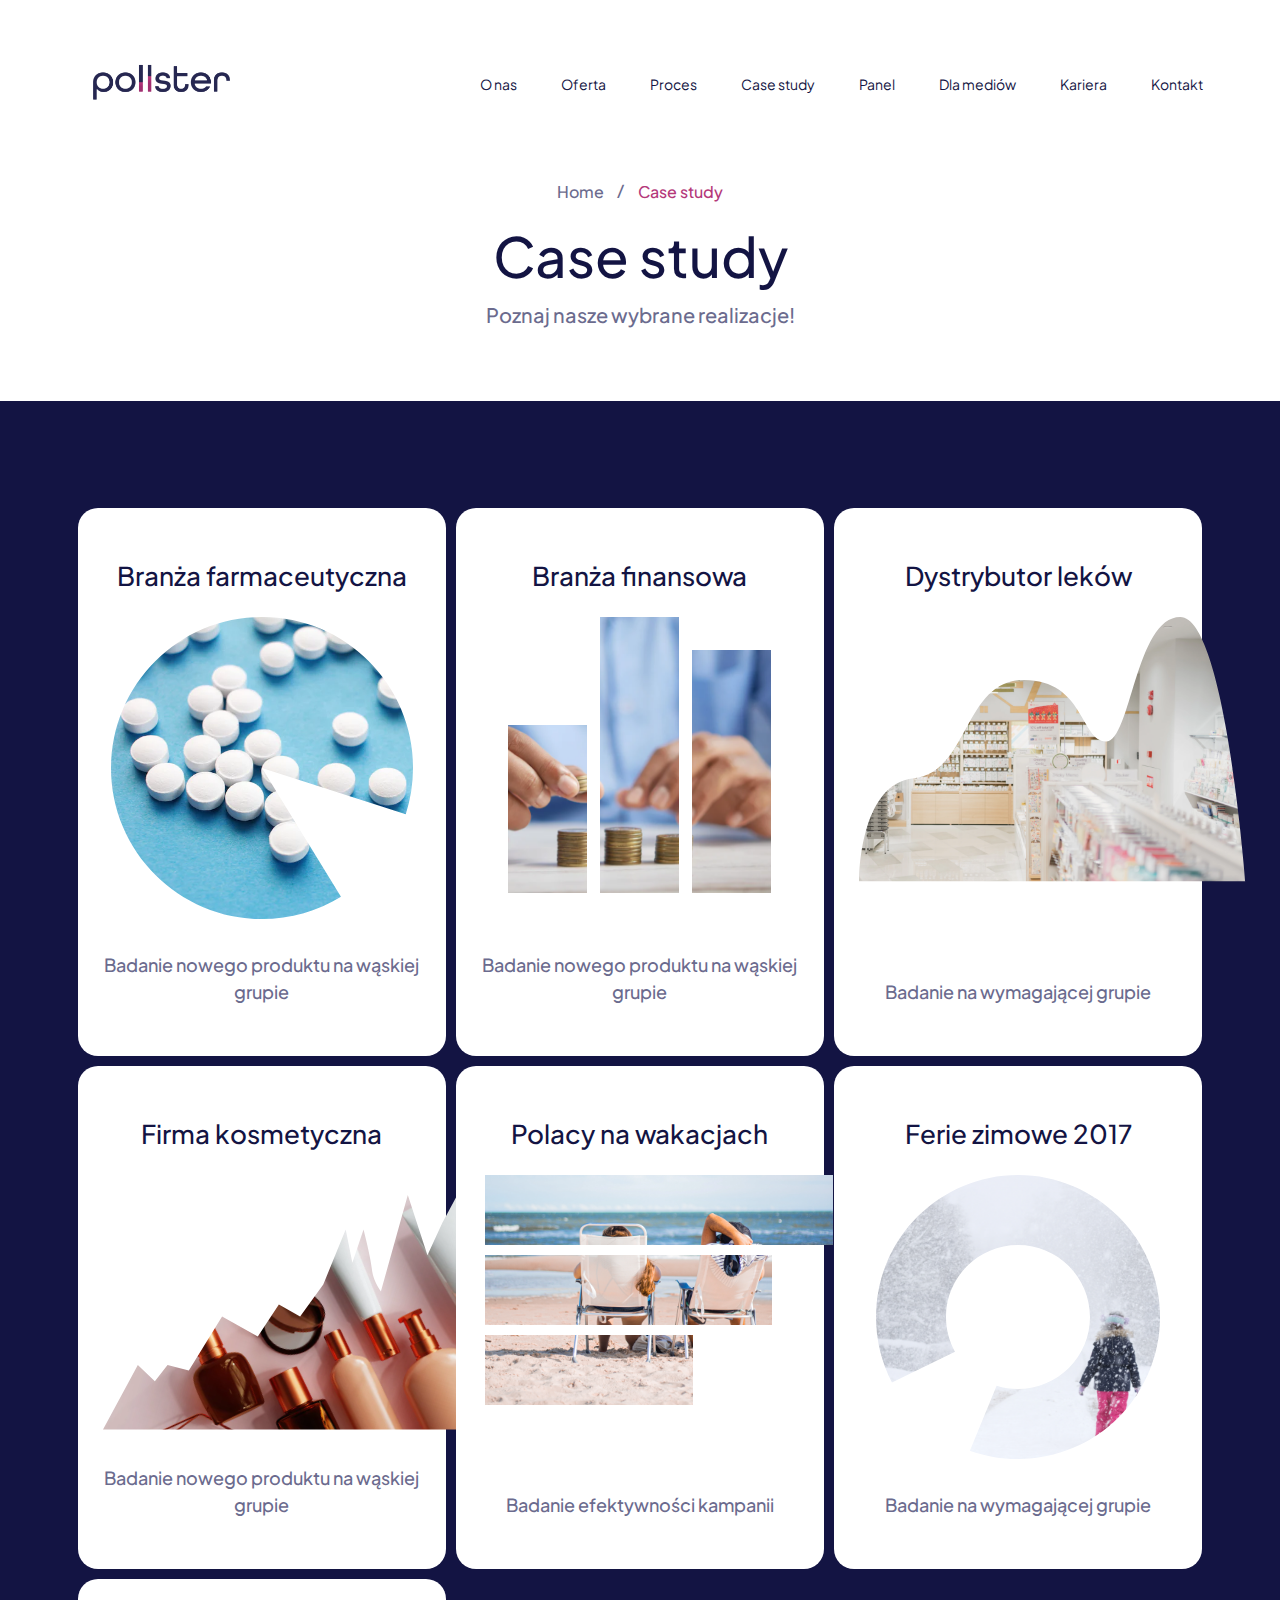
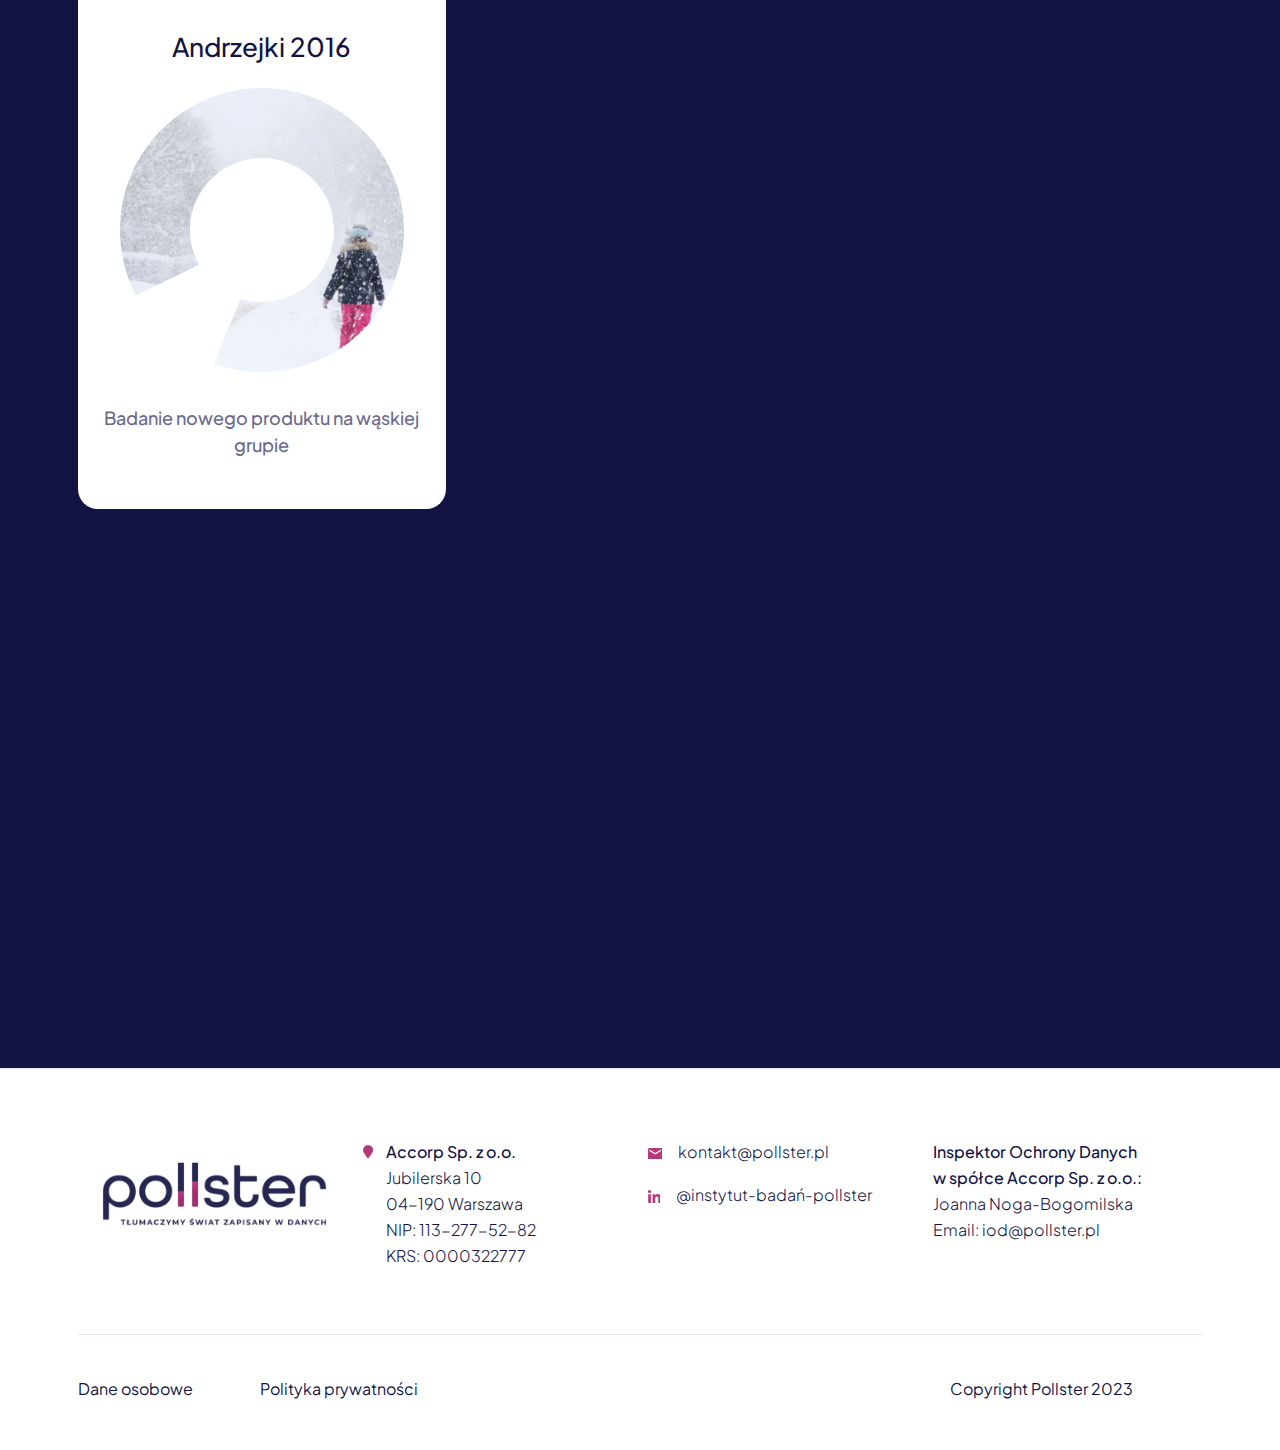
<file: page-2.html>
<!DOCTYPE html>
<html lang="en">

<head>
  <meta charset="utf-8">
  <meta http-equiv="X-UA-Compatible" content="IE=edge">
  <meta name="viewport" content="width=device-width, initial-scale=1">
  <title>Html Template</title>
  <link rel="stylesheet" href="assets/css/bootstrap.min.css">
  <link rel="stylesheet" href="assets/fonts/fontawesome-pro-5.0.6/css/fontawesome-all.min.css">
  <link rel="stylesheet" href="assets/css/style.css">
  <link rel="stylesheet" href="assets/css/responsive.css">
</head>

<body>
  <!-- header area start -->
  <header class="header-section header-transparent">
    <div class="desktop-menu  d-none d-lg-block">
      <div class="container">
        <div class="header-wrapper">
          <a href="index.html" class="header-logo"><img src="assets/images/logo/logo-black.png" alt="logo"></a>
          <a href="index.html" class="header-logo white-logo d-none"><img src="assets/images/logo/pollster_light_rgb.svg" alt="logo"></a>
          <div class="main-menu-wrapper">
            <ul class="main-menu">
              <li><a href="#">O nas</a></li>
              <li><a href="#">Oferta</a></li>
              <li><a href="#">Proces</a></li>
              <li><a href="#">Case study</a></li>
              <li><a href="#">Panel</a></li>
              <li><a href="#">Dla mediów</a></li>
              <li><a href="#">Kariera</a></li>
              <li><a href="#">Kontakt</a></li>
            </ul>
          </div>
        </div>
      </div>
    </div>
    <section class="mobile-menu-area d-block d-lg-none">
      <div class="mobile-topbar">
        <div class="container">
          <div class="d-flex justify-content-between align-items-center">
            <div class="logo">
              <a href="index-2.html"><img src="assets/images/logo/pollster_light_rgb.svg" alt="logo"></a>
            </div>
            <div class="bars">
              <i class="fas fa-bars"></i>
            </div>
          </div>
        </div>
      </div>
      <div class="mobile-menu-overlay"></div>
      <div class="mobile-menu-main">
        <div class="logo">
          <a href="index.html"><img src="assets/images/logo/pollster_light_rgb.svg" width="140" alt="logo"></a>
        </div>
        <div class="close-mobile-menu"><i class="fas fa-times"></i></div>
        <div class="menu-body">
          <div class="menu-list">
            <ul class="list-unstyled">
              <li><a href="#">O nas</a></li>
              <li><a href="#">Oferta</a></li>
              <li><a href="#">Proces</a></li>
              <li><a href="#">Case study</a></li>
              <li><a href="#">Panel</a></li>
              <li><a href="#">Dla mediów</a></li>
              <li><a href="#">Kariera</a></li>
              <li><a href="#">Kontakt</a></li>
            </ul>
          </div>
        </div>
      </div>
    </section>
  </header>
  <!-- header area end -->
  <!-- breadcrumb area start -->
  <section class="bread-crumb-area">
    <div class="container">
      <ul class="list-unstyled">
        <li><a href="index.html">Home</a></li>
        <li>Case study</li>
      </ul>
      <div class="text text-center">
        <h1 class="title">Case study</h1>
        <p>Poznaj nasze wybrane realizacje!</p>
      </div>
    </div>
  </section>
  <!-- breadcrumb area end -->
  <!-- case study area start -->
  <section class="case-study-area">
    <div class="container">
      <div class="row g-3">
        <div class="col-lg-4">
          <div class="item text-center">
            <div class="text">
              <h4 class="title">Branża farmaceutyczna</h4>
            </div>
            <div class="image">
              <img src="assets/images/case-study/1.png" alt="img">
            </div>
            <div class="des">
              <p>Badanie nowego produktu na wąskiej grupie</p>
            </div>
          </div>
        </div>
        <div class="col-lg-4">
          <div class="item text-center">
            <div class="text">
              <h4 class="title">Branża finansowa</h4>
            </div>
            <div class="image">
              <img src="assets/images/case-study/2.png" alt="img">
            </div>
            <div class="des">
              <p>Badanie nowego produktu na wąskiej grupie</p>
            </div>
          </div>
        </div>
        <div class="col-lg-4">
          <div class="item text-center">
            <div class="text">
              <h4 class="title">Dystrybutor leków</h4>
            </div>
            <div class="image">
              <img src="assets/images/case-study/3.png" alt="img">
            </div>
            <div class="des">
              <p>Badanie na wymagającej grupie</p>
            </div>
          </div>
        </div>
        <div class="col-lg-4">
          <div class="item text-center">
            <div class="text">
              <h4 class="title">Firma kosmetyczna</h4>
            </div>
            <div class="image">
              <img src="assets/images/case-study/4.png" alt="img">
            </div>
            <div class="des">
              <p>Badanie nowego produktu na wąskiej grupie</p>
            </div>
          </div>
        </div>
        <div class="col-lg-4">
          <div class="item text-center">
            <div class="text">
              <h4 class="title">Polacy na wakacjach</h4>
            </div>
            <div class="image">
              <img src="assets/images/case-study/5.png" alt="img">
            </div>
            <div class="des">
              <p>Badanie efektywności kampanii</p>
            </div>
          </div>
        </div>
        <div class="col-lg-4">
          <div class="item text-center">
            <div class="text">
              <h4 class="title">Ferie zimowe 2017</h4>
            </div>
            <div class="image">
              <img src="assets/images/case-study/6.png" alt="img">
            </div>
            <div class="des">
              <p>Badanie na wymagającej grupie</p>
            </div>
          </div>
        </div>
        <div class="col-lg-4">
          <div class="item text-center">
            <div class="text">
              <h4 class="title">Andrzejki 2016</h4>
            </div>
            <div class="image">
              <img src="assets/images/case-study/6.png" alt="img">
            </div>
            <div class="des">
              <p>Badanie nowego produktu na wąskiej grupie</p>
            </div>
          </div>
        </div>
      </div>
    </div>
  </section>
  <!-- case study area end -->
  <!-- footer area start -->
  <footer class="footer-area">
    <div class="container">
      <div class="row g-4">
        <div class="col-lg-3 col-md-6">
          <div class="footer-widget">
            <a href="#"><img src="assets/images/logo/footer-logo.png" alt="footer-logo"></a>
          </div>
        </div>
        <div class="col-lg-3 col-md-6">
          <div class="footer-widget">
            <div class="d-flex">
              <div class="icon">
                <svg xmlns="http://www.w3.org/2000/svg" width="10.095" height="13.46" viewBox="0 0 10.095 13.46">
                  <path id="Icon_awesome-map-marker" data-name="Icon awesome-map-marker"
                    d="M4.529,13.189C.709,7.651,0,7.083,0,5.048a5.048,5.048,0,0,1,10.1,0c0,2.035-.709,2.6-4.529,8.141a.631.631,0,0,1-1.038,0Z"
                    fill="#b4387a" />
                </svg>
              </div>
              <p>Accorp Sp. z o.o. <br>
                <span>
                  Jubilerska 10 <br>
                  04-190 Warszawa <br>
                  NIP: 113-277-52-82 <br>
                  KRS: 0000322777
                </span></p>
            </div>
          </div>
        </div>
        <div class="col-lg-3 col-md-6">
          <div class="footer-widget mail_">
            <ul>
              <li>
                <div class="icon">
                  <svg xmlns="http://www.w3.org/2000/svg" width="14.512" height="11.61" viewBox="0 0 14.512 11.61">
                    <path id="Icon_material-email" data-name="Icon material-email"
                      d="M16.061,6H4.451A1.449,1.449,0,0,0,3.007,7.451L3,16.159A1.455,1.455,0,0,0,4.451,17.61h11.61a1.455,1.455,0,0,0,1.451-1.451V7.451A1.455,1.455,0,0,0,16.061,6Zm0,2.9-5.8,3.628L4.451,8.9V7.451l5.8,3.628,5.8-3.628Z"
                      transform="translate(-3 -6)" fill="#b4387a" />
                  </svg>
                </div>
                <div class="text">
                  <p><span><a href="mailto:kontakt@pollster.pl">kontakt@pollster.pl</a></span></p>
                </div>
              </li>
              <li>
                <div class="icon">
                  <svg xmlns="http://www.w3.org/2000/svg" width="12.958" height="12.958" viewBox="0 0 12.958 12.958">
                    <path id="Icon_awesome-linkedin-in" data-name="Icon awesome-linkedin-in"
                      d="M2.9,12.958H.214V4.307H2.9ZM1.556,3.127A1.563,1.563,0,1,1,3.112,1.557,1.569,1.569,0,0,1,1.556,3.127Zm11.4,9.831H10.274V8.747c0-1-.02-2.291-1.4-2.291-1.4,0-1.611,1.09-1.611,2.218v4.284H4.583V4.307H7.16v1.18H7.2a2.823,2.823,0,0,1,2.542-1.4c2.719,0,3.219,1.79,3.219,4.116v4.752Z"
                      transform="translate(0 -0.001)" fill="#b4387a" />
                  </svg>
                </div>
                <div class="text">
                  <p><span>@instytut-badań-pollster</span></p>
                </div>
              </li>
            </ul>
          </div>
        </div>
        <div class="col-lg-3 col-md-6">
          <div class="footer-widget">
            <p>Inspektor Ochrony Danych <br>
              w spółce Accorp Sp. z o.o.: <br>
              <span>Joanna Noga-Bogomilska <br>
                Email: <a href="mailto:iod@pollster.pl">iod@pollster.pl</a></span></p>
          </div>
        </div>
      </div>
      <div class="footer-btm">
        <div class="row">
          <div class="col-lg-6 col-md-7">
            <div class="text">
              <a href="#">Dane osobowe</a>
              <a href="#">Polityka prywatności</a>
            </div>
          </div>
          <div class="col-lg-6 col-md-5">
            <div class="text text-end">
              <p>Copyright Pollster 2023 </p>
            </div>
          </div>
        </div>
      </div>
    </div>
  </footer>
  <!-- footer area end -->

  <!-- scroll top area start -->
  <button class="scroll-to-top">
    <i class="fas fa-angle-up"></i>
  </button>
  <!-- scroll top area end -->

  <script src="assets/js/bootstrap.bundle.min.js"></script>
  <script src="assets/js/theme.js"></script>
</body>

</html>
</file>
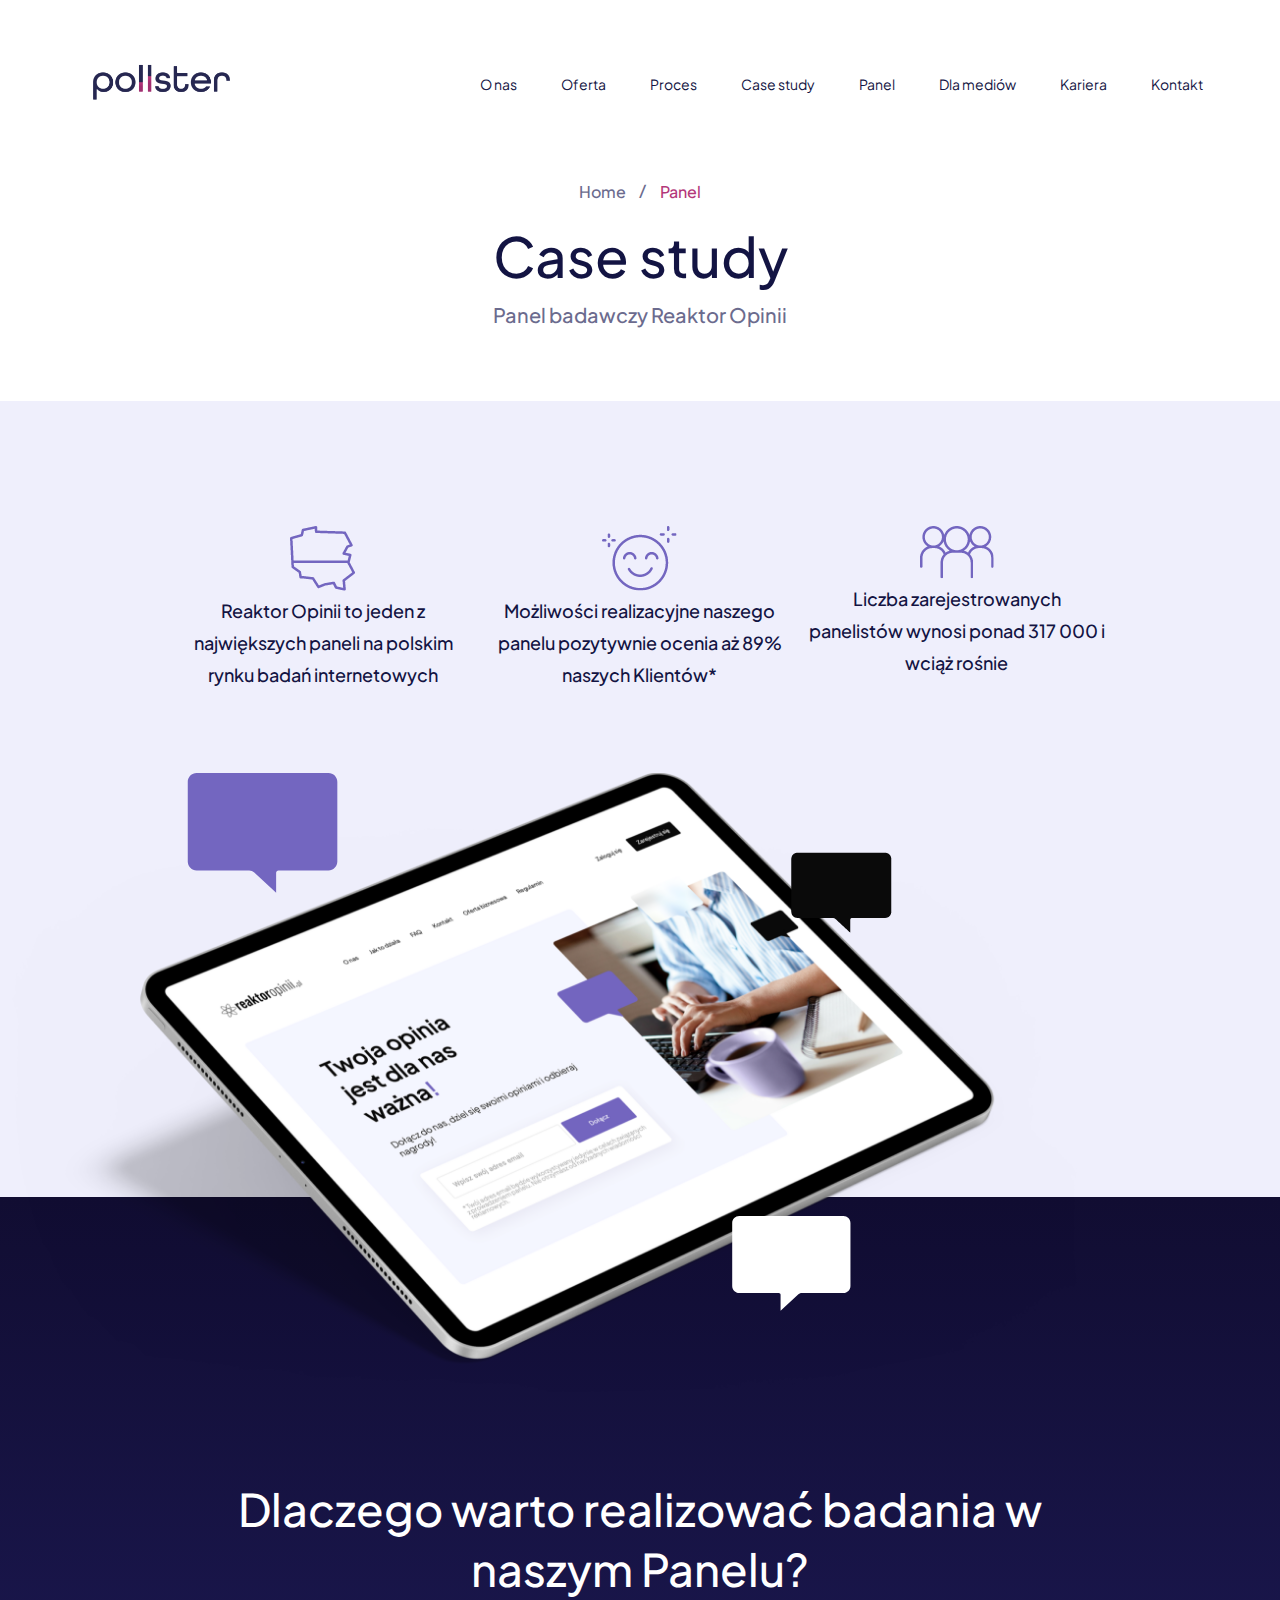
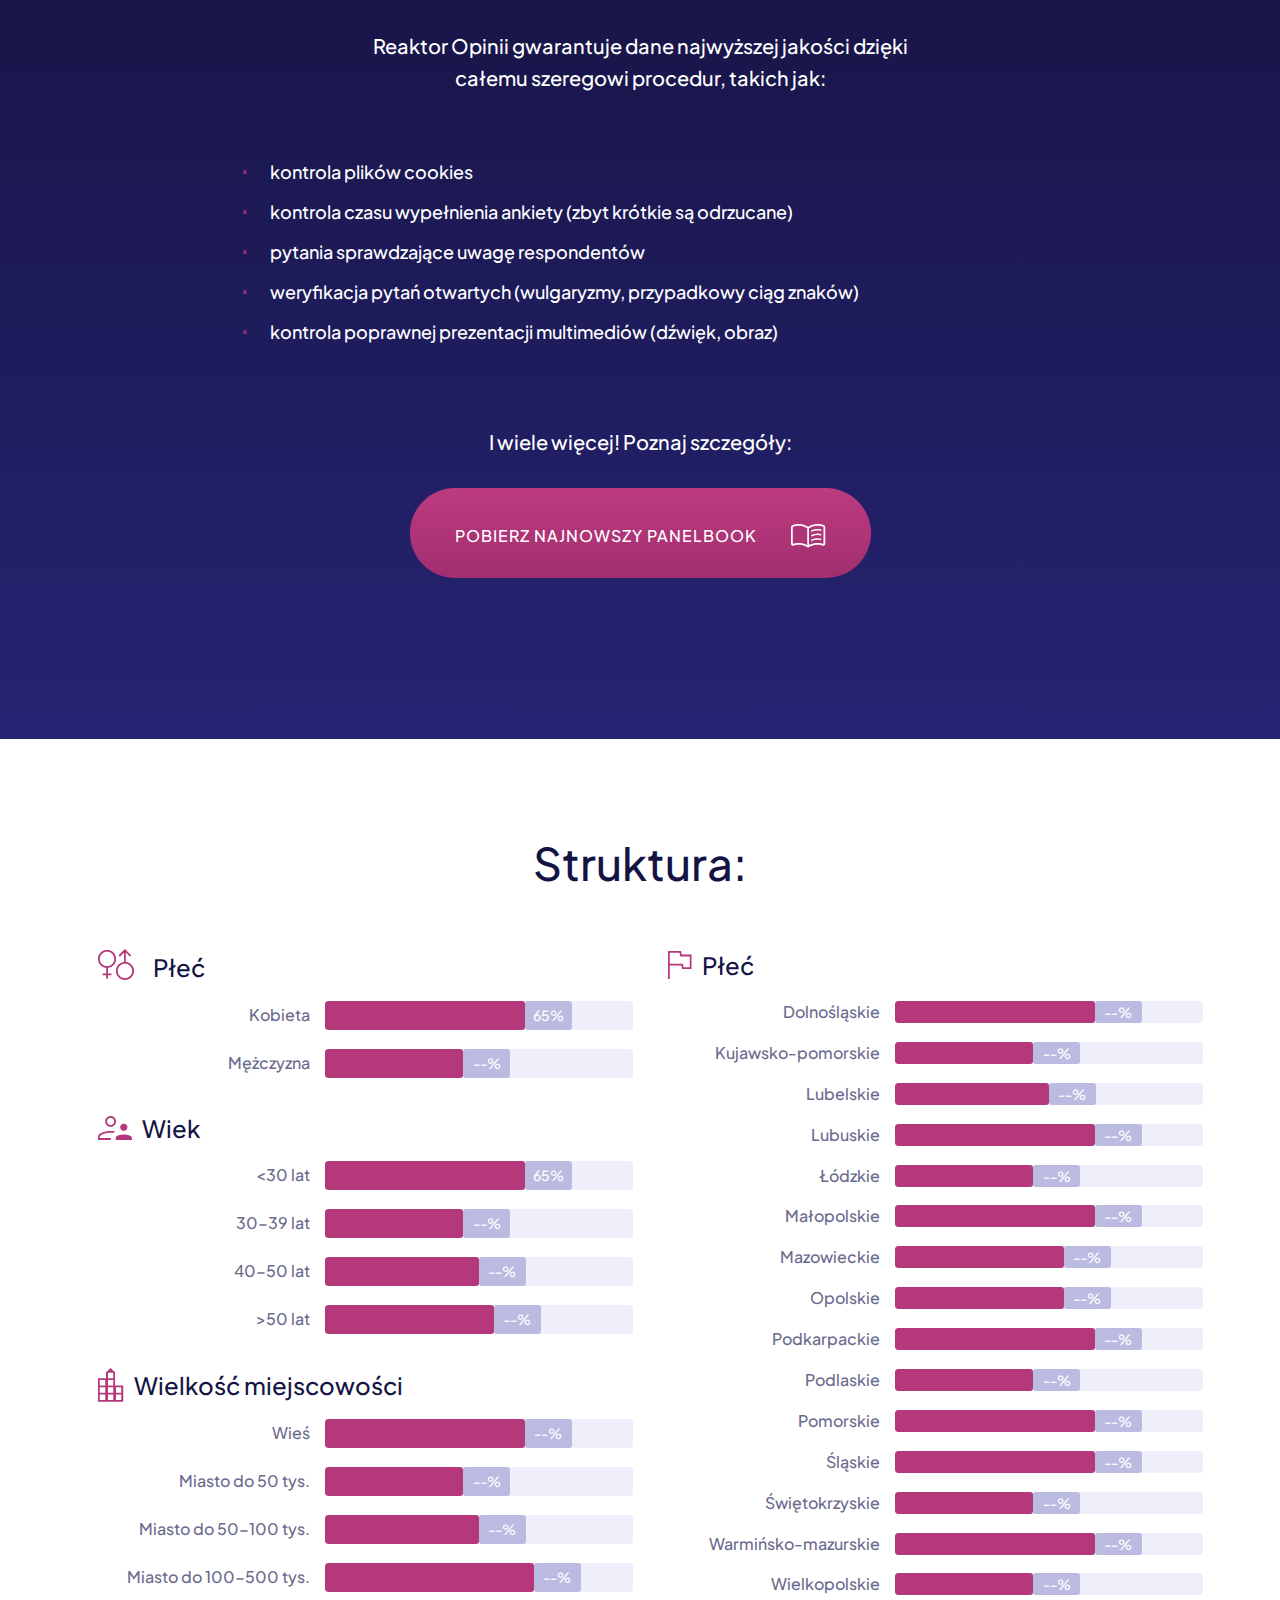
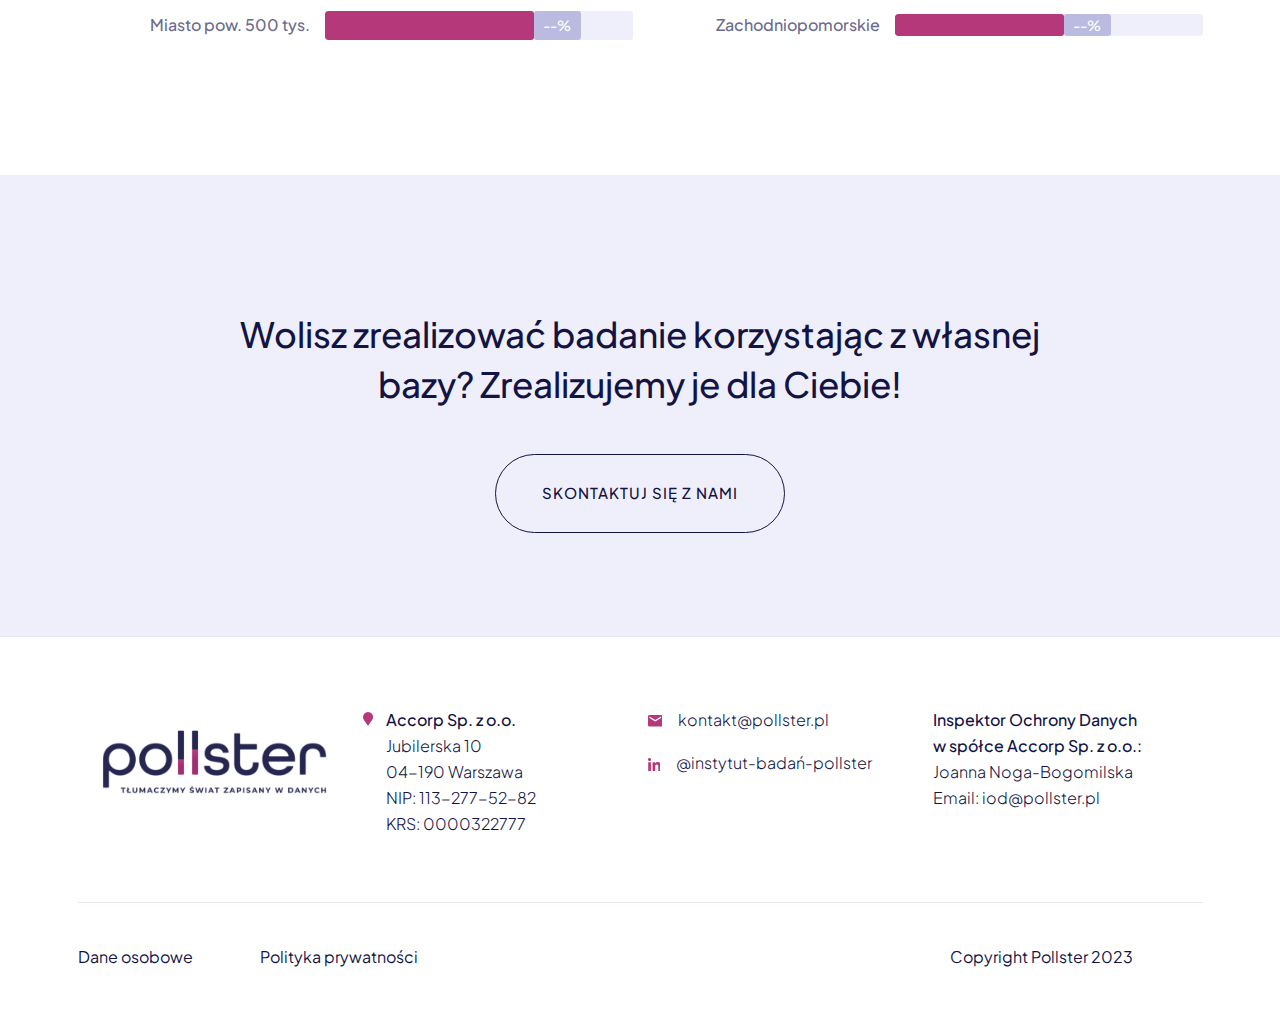
<file: page-3.html>
<!DOCTYPE html>
<html lang="en">

<head>
  <meta charset="utf-8">
  <meta http-equiv="X-UA-Compatible" content="IE=edge">
  <meta name="viewport" content="width=device-width, initial-scale=1">
  <title>Html Template</title>
  <link rel="stylesheet" href="assets/css/bootstrap.min.css">
  <link rel="stylesheet" href="assets/fonts/fontawesome-pro-5.0.6/css/fontawesome-all.min.css">
  <link rel="stylesheet" href="assets/css/style.css">
  <link rel="stylesheet" href="assets/css/responsive.css">
</head>

<body>
  <!-- header area start -->
  <header class="header-section header-transparent">
    <div class="desktop-menu  d-none d-lg-block">
      <div class="container">
        <div class="header-wrapper">
          <a href="index.html" class="header-logo"><img src="assets/images/logo/logo-black.png" alt="logo"></a>
          <a href="index.html" class="header-logo white-logo d-none"><img
              src="assets/images/logo/pollster_light_rgb.svg" alt="logo"></a>
          <div class="main-menu-wrapper">
            <ul class="main-menu">
              <li><a href="#">O nas</a></li>
              <li><a href="#">Oferta</a></li>
              <li><a href="#">Proces</a></li>
              <li><a href="#">Case study</a></li>
              <li><a href="#">Panel</a></li>
              <li><a href="#">Dla mediów</a></li>
              <li><a href="#">Kariera</a></li>
              <li><a href="#">Kontakt</a></li>
            </ul>
          </div>
        </div>
      </div>
    </div>
    <section class="mobile-menu-area d-block d-lg-none">
      <div class="mobile-topbar">
        <div class="container">
          <div class="d-flex justify-content-between align-items-center">
            <div class="logo">
              <a href="index-2.html"><img src="assets/images/logo/pollster_light_rgb.svg" alt="logo"></a>
            </div>
            <div class="bars">
              <i class="fas fa-bars"></i>
            </div>
          </div>
        </div>
      </div>
      <div class="mobile-menu-overlay"></div>
      <div class="mobile-menu-main">
        <div class="logo">
          <a href="index.html"><img src="assets/images/logo/pollster_light_rgb.svg" width="140" alt="logo"></a>
        </div>
        <div class="close-mobile-menu"><i class="fas fa-times"></i></div>
        <div class="menu-body">
          <div class="menu-list">
            <ul class="list-unstyled">
              <li><a href="#">O nas</a></li>
              <li><a href="#">Oferta</a></li>
              <li><a href="#">Proces</a></li>
              <li><a href="#">Case study</a></li>
              <li><a href="#">Panel</a></li>
              <li><a href="#">Dla mediów</a></li>
              <li><a href="#">Kariera</a></li>
              <li><a href="#">Kontakt</a></li>
            </ul>
          </div>
        </div>
      </div>
    </section>
  </header>
  <!-- header area end -->
  <!-- breadcrumb area start -->
  <section class="bread-crumb-area">
    <div class="container">
      <ul class="list-unstyled">
        <li><a href="index.html">Home</a></li>
        <li>Panel</li>
      </ul>
      <div class="text text-center">
        <h1 class="title">Case study</h1>
        <p>Panel badawczy Reaktor Opinii</p>
      </div>
    </div>
  </section>
  <!-- breadcrumb area end -->
  <!-- panel area start -->
  <section class="panel-area">
    <div class="top-icon-box">
      <div class="container">
        <div class="row">
          <div class="col-lg-10 mx-auto">
            <div class="row">
              <div class="col-lg-4">
                <div class="item text-center">
                  <div class="icon">
                    <img src="assets/images/icons/pn-icon-1.png" alt="pn-icon">
                  </div>
                  <div class="text">
                    <p>Reaktor Opinii to jeden z największych paneli na polskim rynku badań internetowych
                    </p>
                  </div>
                </div>
              </div>
              <div class="col-lg-4">
                <div class="item text-center">
                  <div class="icon">
                    <img src="assets/images/icons/pn-icon-2.png" alt="pn-icon">
                  </div>
                  <div class="text">
                    <p>Możliwości realizacyjne naszego panelu pozytywnie ocenia aż 89% naszych Klientów*
                    </p>
                  </div>
                </div>
              </div>
              <div class="col-lg-4">
                <div class="item text-center">
                  <div class="icon">
                    <img src="assets/images/icons/pn-icon-3.png" alt="pn-icon">
                  </div>
                  <div class="text">
                    <p>Liczba zarejestrowanych panelistów wynosi ponad 317 000 i wciąż rośnie
                    </p>
                  </div>
                </div>
              </div>
            </div>
          </div>
        </div>
        <div class="pnl-image">
          <img src="assets/images/img/panel-img.png" alt="panel-img" class="img-fluid w-100">
        </div>
      </div>
    </div>
    <div class="btm-des-info">
      <div class="container">
        <div class="text">
          <div class="top">
            <h4 class="title">Dlaczego warto realizować badania w naszym Panelu? </h4>
            <p>Reaktor Opinii gwarantuje dane najwyższej jakości dzięki całemu szeregowi procedur, takich jak:</p>
          </div>
          <ul class="list-unstyled">
            <li>kontrola plików cookies
            </li>
            <li>kontrola czasu wypełnienia ankiety (zbyt krótkie są odrzucane)
            </li>
            <li>pytania sprawdzające uwagę respondentów</li>
            <li>weryfikacja pytań otwartych (wulgaryzmy, przypadkowy ciąg znaków)
            </li>
            <li>kontrola poprawnej prezentacji multimediów (dźwięk, obraz)
            </li>
          </ul>
          <div class="btm text-center">
            <p>I wiele więcej! Poznaj szczegóły:</p>
            <a href="#" class="dn-btn">POBIERZ NAJNOWSZY PANELBOOK <img src="assets/images/icons/icon-book.png"
                alt="dn"></a>
          </div>
        </div>
      </div>
    </div>
    <div class="struktura-area">
      <div class="container">
        <h4 class="title text-center">Struktura:</h4>
        <div class="row">
          <div class="col-lg-6">
            <div class="progress-info-box">
              <div class="item">
                <h4 class="item-title">
                  <img src="assets/images/icons/str-icon-1.png" alt="str-icon">
                  Płeć
                </h4>
                <div class="progress-boxs d-flex gap-4 align-items-center">
                  <div class="left">
                    <div class="pr-title">Kobieta</div>
                  </div>
                  <div class="right">
                    <div class="progress" role="progressbar" aria-label="Success example" aria-valuenow="65"
                      aria-valuemin="0" aria-valuemax="100">
                      <div class="progress-bar bg-success" style="width: 65%"><span class="number">65%</span></div>
                    </div>
                  </div>
                </div>
                <div class="progress-boxs d-flex gap-4 align-items-center">
                  <div class="left">
                    <div class="pr-title">Mężczyzna</div>
                  </div>
                  <div class="right">
                    <div class="progress" role="progressbar" aria-label="Success example" aria-valuenow="45"
                      aria-valuemin="0" aria-valuemax="100">
                      <div class="progress-bar bg-success" style="width: 45%"><span class="number">--%</span></div>
                    </div>
                  </div>
                </div>
              </div>
              <div class="item">
                <h4 class="item-title">
                  <img src="assets/images/icons/str-icon-3.png" alt="str-icon">
                  Wiek
                </h4>
                <div class="progress-boxs d-flex gap-4 align-items-center">
                  <div class="left">
                    <div class="pr-title"><30 lat</div>
                  </div>
                  <div class="right">
                    <div class="progress" role="progressbar" aria-label="Success example" aria-valuenow="65"
                      aria-valuemin="0" aria-valuemax="100">
                      <div class="progress-bar bg-success" style="width: 65%"><span class="number">65%</span></div>
                    </div>
                  </div>
                </div>
                <div class="progress-boxs d-flex gap-4 align-items-center">
                  <div class="left">
                    <div class="pr-title">30-39 lat</div>
                  </div>
                  <div class="right">
                    <div class="progress" role="progressbar" aria-label="Success example" aria-valuenow="45"
                      aria-valuemin="0" aria-valuemax="100">
                      <div class="progress-bar bg-success" style="width: 45%"><span class="number">--%</span></div>
                    </div>
                  </div>
                </div>
                <div class="progress-boxs d-flex gap-4 align-items-center">
                  <div class="left">
                    <div class="pr-title">40-50 lat</div>
                  </div>
                  <div class="right">
                    <div class="progress" role="progressbar" aria-label="Success example" aria-valuenow="50"
                      aria-valuemin="0" aria-valuemax="100">
                      <div class="progress-bar bg-success" style="width: 50%"><span class="number">--%</span></div>
                    </div>
                  </div>
                </div>
                <div class="progress-boxs d-flex gap-4 align-items-center">
                  <div class="left">
                    <div class="pr-title">>50 lat</div>
                  </div>
                  <div class="right">
                    <div class="progress" role="progressbar" aria-label="Success example" aria-valuenow="55"
                      aria-valuemin="0" aria-valuemax="100">
                      <div class="progress-bar bg-success" style="width: 55%"><span class="number">--%</span></div>
                    </div>
                  </div>
                </div>
              </div>
              <div class="item">
                <h4 class="item-title">
                  <img src="assets/images/icons/str-icon-4.png" alt="str-icon">
                  Wielkość miejscowości
                </h4>
                <div class="progress-boxs d-flex gap-4 align-items-center">
                  <div class="left">
                    <div class="pr-title">Wieś</div>
                  </div>
                  <div class="right">
                    <div class="progress" role="progressbar" aria-label="Success example" aria-valuenow="65"
                      aria-valuemin="0" aria-valuemax="100">
                      <div class="progress-bar bg-success" style="width: 65%"><span class="number">--%</span></div>
                    </div>
                  </div>
                </div>
                <div class="progress-boxs d-flex gap-4 align-items-center">
                  <div class="left">
                    <div class="pr-title">Miasto do 50 tys.</div>
                  </div>
                  <div class="right">
                    <div class="progress" role="progressbar" aria-label="Success example" aria-valuenow="45"
                      aria-valuemin="0" aria-valuemax="100">
                      <div class="progress-bar bg-success" style="width: 45%"><span class="number">--%</span></div>
                    </div>
                  </div>
                </div>
                <div class="progress-boxs d-flex gap-4 align-items-center">
                  <div class="left">
                    <div class="pr-title">Miasto do 50-100 tys.</div>
                  </div>
                  <div class="right">
                    <div class="progress" role="progressbar" aria-label="Success example" aria-valuenow="50"
                      aria-valuemin="0" aria-valuemax="100">
                      <div class="progress-bar bg-success" style="width: 50%"><span class="number">--%</span></div>
                    </div>
                  </div>
                </div>
                <div class="progress-boxs d-flex gap-4 align-items-center">
                  <div class="left">
                    <div class="pr-title">Miasto do 100-500 tys.</div>
                  </div>
                  <div class="right">
                    <div class="progress" role="progressbar" aria-label="Success example" aria-valuenow="68"
                      aria-valuemin="0" aria-valuemax="100">
                      <div class="progress-bar bg-success" style="width: 68%"><span class="number">--%</span></div>
                    </div>
                  </div>
                </div>
                <div class="progress-boxs d-flex gap-4 align-items-center">
                  <div class="left">
                    <div class="pr-title">Miasto pow. 500 tys.</div>
                  </div>
                  <div class="right">
                    <div class="progress" role="progressbar" aria-label="Success example" aria-valuenow="68"
                      aria-valuemin="0" aria-valuemax="100">
                      <div class="progress-bar bg-success" style="width: 68%"><span class="number">--%</span></div>
                    </div>
                  </div>
                </div>

              </div>
            </div>
          </div>
          <div class="col-lg-6">
            <div class="progress-info-box progress-info-box2">
              <div class="item">
                <h4 class="item-title">
                  <img src="assets/images/icons/str-icon-2.png" alt="str-icon">
                  Płeć
                </h4>
                <div class="progress-boxs d-flex gap-4 align-items-center">
                  <div class="left">
                    <div class="pr-title">Dolnośląskie</div>
                  </div>
                  <div class="right">
                    <div class="progress" role="progressbar" aria-label="Success example" aria-valuenow="65"
                      aria-valuemin="0" aria-valuemax="100">
                      <div class="progress-bar bg-success" style="width: 65%"><span class="number">--%</span></div>
                    </div>
                  </div>
                </div>
                <div class="progress-boxs d-flex gap-4 align-items-center">
                  <div class="left">
                    <div class="pr-title">Kujawsko-pomorskie</div>
                  </div>
                  <div class="right">
                    <div class="progress" role="progressbar" aria-label="Success example" aria-valuenow="45"
                      aria-valuemin="0" aria-valuemax="100">
                      <div class="progress-bar bg-success" style="width: 45%"><span class="number">--%</span></div>
                    </div>
                  </div>
                </div>
                <div class="progress-boxs d-flex gap-4 align-items-center">
                  <div class="left">
                    <div class="pr-title">Lubelskie</div>
                  </div>
                  <div class="right">
                    <div class="progress" role="progressbar" aria-label="Success example" aria-valuenow="50"
                      aria-valuemin="0" aria-valuemax="100">
                      <div class="progress-bar bg-success" style="width: 50%"><span class="number">--%</span></div>
                    </div>
                  </div>
                </div>
                <div class="progress-boxs d-flex gap-4 align-items-center">
                  <div class="left">
                    <div class="pr-title">Lubuskie</div>
                  </div>
                  <div class="right">
                    <div class="progress" role="progressbar" aria-label="Success example" aria-valuenow="65"
                      aria-valuemin="0" aria-valuemax="100">
                      <div class="progress-bar bg-success" style="width: 65%"><span class="number">--%</span></div>
                    </div>
                  </div>
                </div>
                <div class="progress-boxs d-flex gap-4 align-items-center">
                  <div class="left">
                    <div class="pr-title">Łódzkie</div>
                  </div>
                  <div class="right">
                    <div class="progress" role="progressbar" aria-label="Success example" aria-valuenow="45"
                      aria-valuemin="0" aria-valuemax="100">
                      <div class="progress-bar bg-success" style="width: 45%"><span class="number">--%</span></div>
                    </div>
                  </div>
                </div>
                <div class="progress-boxs d-flex gap-4 align-items-center">
                  <div class="left">
                    <div class="pr-title">Małopolskie</div>
                  </div>
                  <div class="right">
                    <div class="progress" role="progressbar" aria-label="Success example" aria-valuenow="65"
                      aria-valuemin="0" aria-valuemax="100">
                      <div class="progress-bar bg-success" style="width: 65%"><span class="number">--%</span></div>
                    </div>
                  </div>
                </div>
                <div class="progress-boxs d-flex gap-4 align-items-center">
                  <div class="left">
                    <div class="pr-title">Mazowieckie</div>
                  </div>
                  <div class="right">
                    <div class="progress" role="progressbar" aria-label="Success example" aria-valuenow="55"
                      aria-valuemin="0" aria-valuemax="100">
                      <div class="progress-bar bg-success" style="width: 55%"><span class="number">--%</span></div>
                    </div>
                  </div>
                </div>
                <div class="progress-boxs d-flex gap-4 align-items-center">
                  <div class="left">
                    <div class="pr-title">Opolskie</div>
                  </div>
                  <div class="right">
                    <div class="progress" role="progressbar" aria-label="Success example" aria-valuenow="55"
                      aria-valuemin="0" aria-valuemax="100">
                      <div class="progress-bar bg-success" style="width: 55%"><span class="number">--%</span></div>
                    </div>
                  </div>
                </div>
                <div class="progress-boxs d-flex gap-4 align-items-center">
                  <div class="left">
                    <div class="pr-title">Podkarpackie</div>
                  </div>
                  <div class="right">
                    <div class="progress" role="progressbar" aria-label="Success example" aria-valuenow="65"
                      aria-valuemin="0" aria-valuemax="100">
                      <div class="progress-bar bg-success" style="width: 65%"><span class="number">--%</span></div>
                    </div>
                  </div>
                </div>
                <div class="progress-boxs d-flex gap-4 align-items-center">
                  <div class="left">
                    <div class="pr-title">Podlaskie</div>
                  </div>
                  <div class="right">
                    <div class="progress" role="progressbar" aria-label="Success example" aria-valuenow="45"
                      aria-valuemin="0" aria-valuemax="100">
                      <div class="progress-bar bg-success" style="width: 45%"><span class="number">--%</span></div>
                    </div>
                  </div>
                </div>
                <div class="progress-boxs d-flex gap-4 align-items-center">
                  <div class="left">
                    <div class="pr-title">Pomorskie</div>
                  </div>
                  <div class="right">
                    <div class="progress" role="progressbar" aria-label="Success example" aria-valuenow="65"
                      aria-valuemin="0" aria-valuemax="100">
                      <div class="progress-bar bg-success" style="width: 65%"><span class="number">--%</span></div>
                    </div>
                  </div>
                </div>
                <div class="progress-boxs d-flex gap-4 align-items-center">
                  <div class="left">
                    <div class="pr-title">Śląskie</div>
                  </div>
                  <div class="right">
                    <div class="progress" role="progressbar" aria-label="Success example" aria-valuenow="65"
                      aria-valuemin="0" aria-valuemax="100">
                      <div class="progress-bar bg-success" style="width: 65%"><span class="number">--%</span></div>
                    </div>
                  </div>
                </div>
                <div class="progress-boxs d-flex gap-4 align-items-center">
                  <div class="left">
                    <div class="pr-title">Świętokrzyskie</div>
                  </div>
                  <div class="right">
                    <div class="progress" role="progressbar" aria-label="Success example" aria-valuenow="45"
                      aria-valuemin="0" aria-valuemax="100">
                      <div class="progress-bar bg-success" style="width: 45%"><span class="number">--%</span></div>
                    </div>
                  </div>
                </div>
                <div class="progress-boxs d-flex gap-4 align-items-center">
                  <div class="left">
                    <div class="pr-title">Warmińsko-mazurskie</div>
                  </div>
                  <div class="right">
                    <div class="progress" role="progressbar" aria-label="Success example" aria-valuenow="65"
                      aria-valuemin="0" aria-valuemax="100">
                      <div class="progress-bar bg-success" style="width: 65%"><span class="number">--%</span></div>
                    </div>
                  </div>
                </div>
                <div class="progress-boxs d-flex gap-4 align-items-center">
                  <div class="left">
                    <div class="pr-title">Wielkopolskie</div>
                  </div>
                  <div class="right">
                    <div class="progress" role="progressbar" aria-label="Success example" aria-valuenow="45"
                      aria-valuemin="0" aria-valuemax="100">
                      <div class="progress-bar bg-success" style="width: 45%"><span class="number">--%</span></div>
                    </div>
                  </div>
                </div>
                <div class="progress-boxs d-flex gap-4 align-items-center">
                  <div class="left">
                    <div class="pr-title">Zachodniopomorskie</div>
                  </div>
                  <div class="right">
                    <div class="progress" role="progressbar" aria-label="Success example" aria-valuenow="55"
                      aria-valuemin="0" aria-valuemax="100">
                      <div class="progress-bar bg-success" style="width: 55%"><span class="number">--%</span></div>
                    </div>
                  </div>
                </div>
              </div>
            </div>
          </div>
        </div>
      </div>
    </div>
    <div class="skontaktuj-area">
      <div class="container">
        <div class="text">
          <h4 class="title">Wolisz zrealizować badanie korzystając z własnej bazy? Zrealizujemy je dla Ciebie!</h4>
          <div class="more-btn text-center">
            <a href="#">SKONTAKTUJ SIĘ Z NAMI</a>
          </div>
        </div>
      </div>
    </div>
  </section>
  <!-- panel area end -->
  <!-- footer area start -->
  <footer class="footer-area">
    <div class="container">
      <div class="row g-4">
        <div class="col-lg-3 col-md-6">
          <div class="footer-widget">
            <a href="#"><img src="assets/images/logo/footer-logo.png" alt="footer-logo"></a>
          </div>
        </div>
        <div class="col-lg-3 col-md-6">
          <div class="footer-widget">
            <div class="d-flex">
              <div class="icon">
                <svg xmlns="http://www.w3.org/2000/svg" width="10.095" height="13.46" viewBox="0 0 10.095 13.46">
                  <path id="Icon_awesome-map-marker" data-name="Icon awesome-map-marker"
                    d="M4.529,13.189C.709,7.651,0,7.083,0,5.048a5.048,5.048,0,0,1,10.1,0c0,2.035-.709,2.6-4.529,8.141a.631.631,0,0,1-1.038,0Z"
                    fill="#b4387a" />
                </svg>
              </div>
              <p>Accorp Sp. z o.o. <br>
                <span>
                  Jubilerska 10 <br>
                  04-190 Warszawa <br>
                  NIP: 113-277-52-82 <br>
                  KRS: 0000322777
                </span></p>
            </div>
          </div>
        </div>
        <div class="col-lg-3 col-md-6">
          <div class="footer-widget mail_">
            <ul>
              <li>
                <div class="icon">
                  <svg xmlns="http://www.w3.org/2000/svg" width="14.512" height="11.61" viewBox="0 0 14.512 11.61">
                    <path id="Icon_material-email" data-name="Icon material-email"
                      d="M16.061,6H4.451A1.449,1.449,0,0,0,3.007,7.451L3,16.159A1.455,1.455,0,0,0,4.451,17.61h11.61a1.455,1.455,0,0,0,1.451-1.451V7.451A1.455,1.455,0,0,0,16.061,6Zm0,2.9-5.8,3.628L4.451,8.9V7.451l5.8,3.628,5.8-3.628Z"
                      transform="translate(-3 -6)" fill="#b4387a" />
                  </svg>
                </div>
                <div class="text">
                  <p><span><a href="mailto:kontakt@pollster.pl">kontakt@pollster.pl</a></span></p>
                </div>
              </li>
              <li>
                <div class="icon">
                  <svg xmlns="http://www.w3.org/2000/svg" width="12.958" height="12.958" viewBox="0 0 12.958 12.958">
                    <path id="Icon_awesome-linkedin-in" data-name="Icon awesome-linkedin-in"
                      d="M2.9,12.958H.214V4.307H2.9ZM1.556,3.127A1.563,1.563,0,1,1,3.112,1.557,1.569,1.569,0,0,1,1.556,3.127Zm11.4,9.831H10.274V8.747c0-1-.02-2.291-1.4-2.291-1.4,0-1.611,1.09-1.611,2.218v4.284H4.583V4.307H7.16v1.18H7.2a2.823,2.823,0,0,1,2.542-1.4c2.719,0,3.219,1.79,3.219,4.116v4.752Z"
                      transform="translate(0 -0.001)" fill="#b4387a" />
                  </svg>
                </div>
                <div class="text">
                  <p><span>@instytut-badań-pollster</span></p>
                </div>
              </li>
            </ul>
          </div>
        </div>
        <div class="col-lg-3 col-md-6">
          <div class="footer-widget">
            <p>Inspektor Ochrony Danych <br>
              w spółce Accorp Sp. z o.o.: <br>
              <span>Joanna Noga-Bogomilska <br>
                Email: <a href="mailto:iod@pollster.pl">iod@pollster.pl</a></span></p>
          </div>
        </div>
      </div>
      <div class="footer-btm">
        <div class="row">
          <div class="col-lg-6 col-md-7">
            <div class="text">
              <a href="#">Dane osobowe</a>
              <a href="#">Polityka prywatności</a>
            </div>
          </div>
          <div class="col-lg-6 col-md-5">
            <div class="text text-end">
              <p>Copyright Pollster 2023 </p>
            </div>
          </div>
        </div>
      </div>
    </div>
  </footer>
  <!-- footer area end -->

  <!-- scroll top area start -->
  <button class="scroll-to-top">
    <i class="fas fa-angle-up"></i>
  </button>
  <!-- scroll top area end -->

  <script src="assets/js/bootstrap.bundle.min.js"></script>
  <script src="assets/js/theme.js"></script>
</body>

</html>
</file>
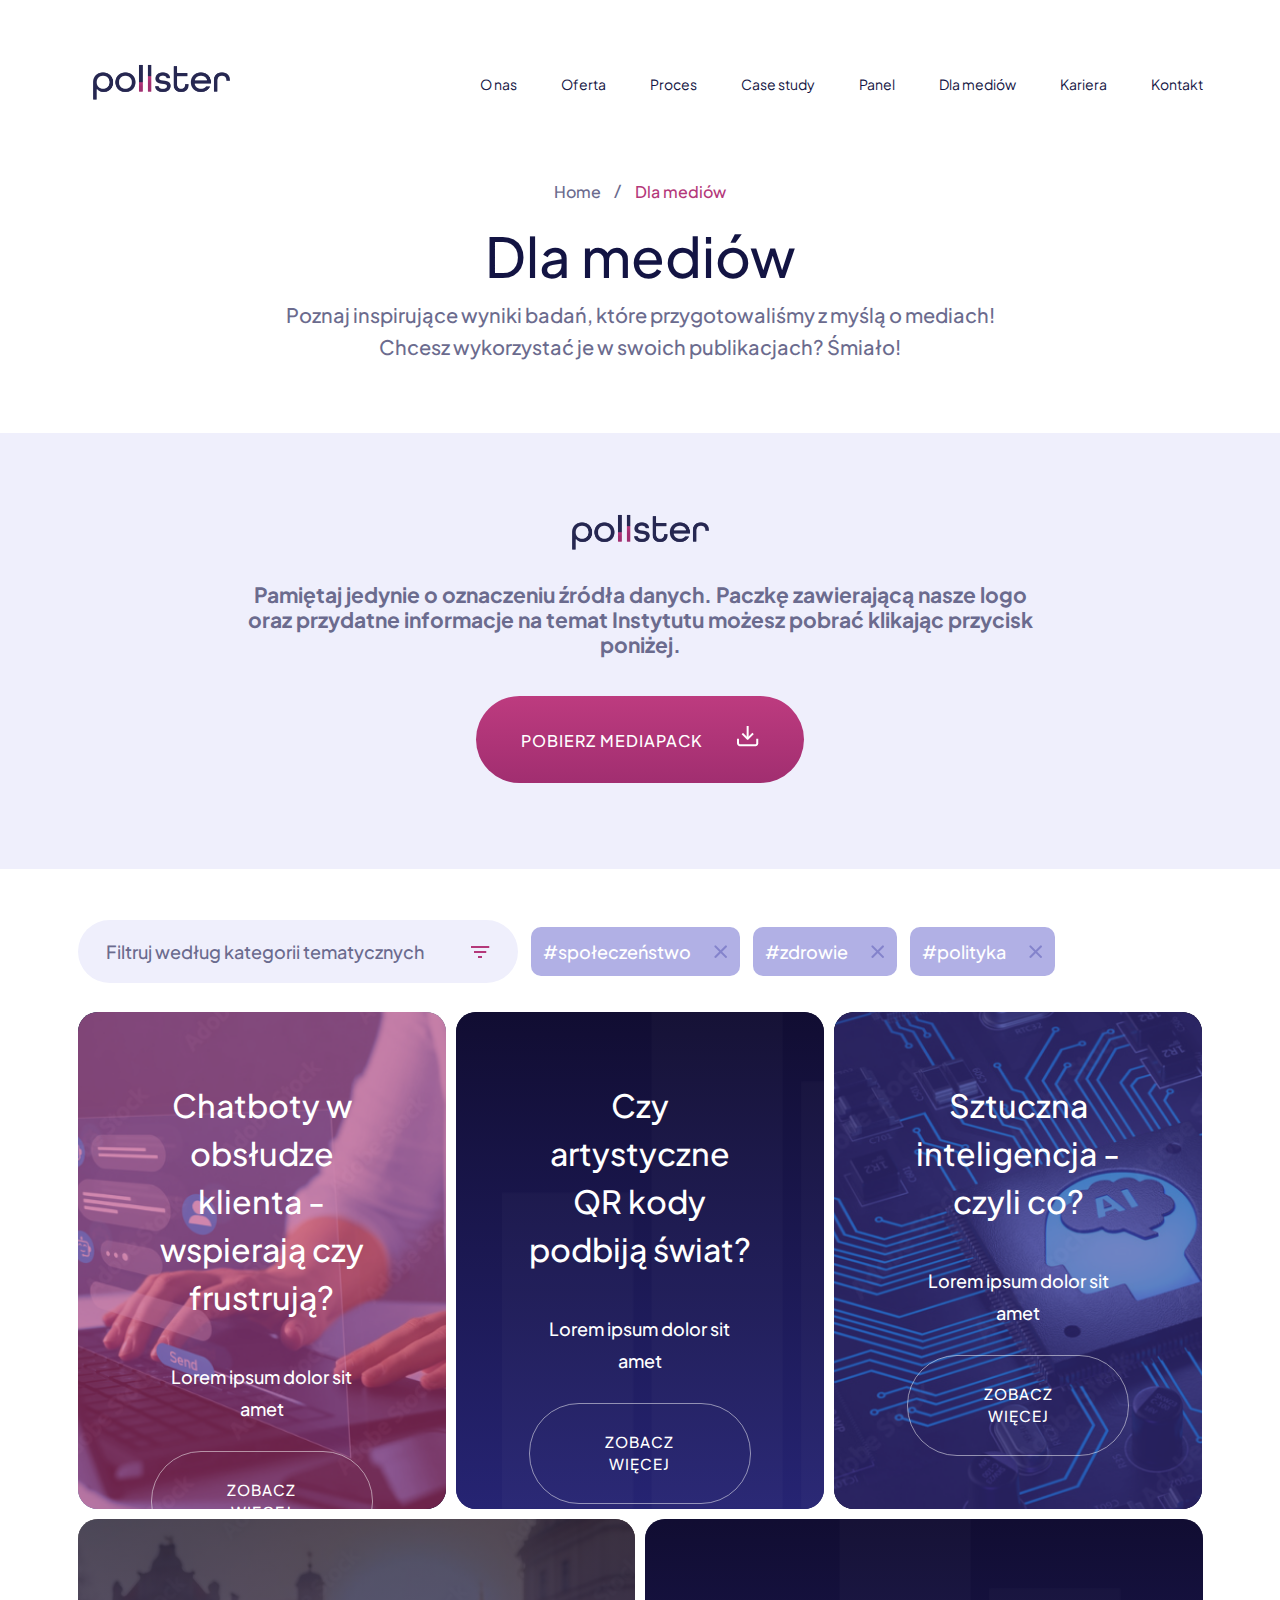
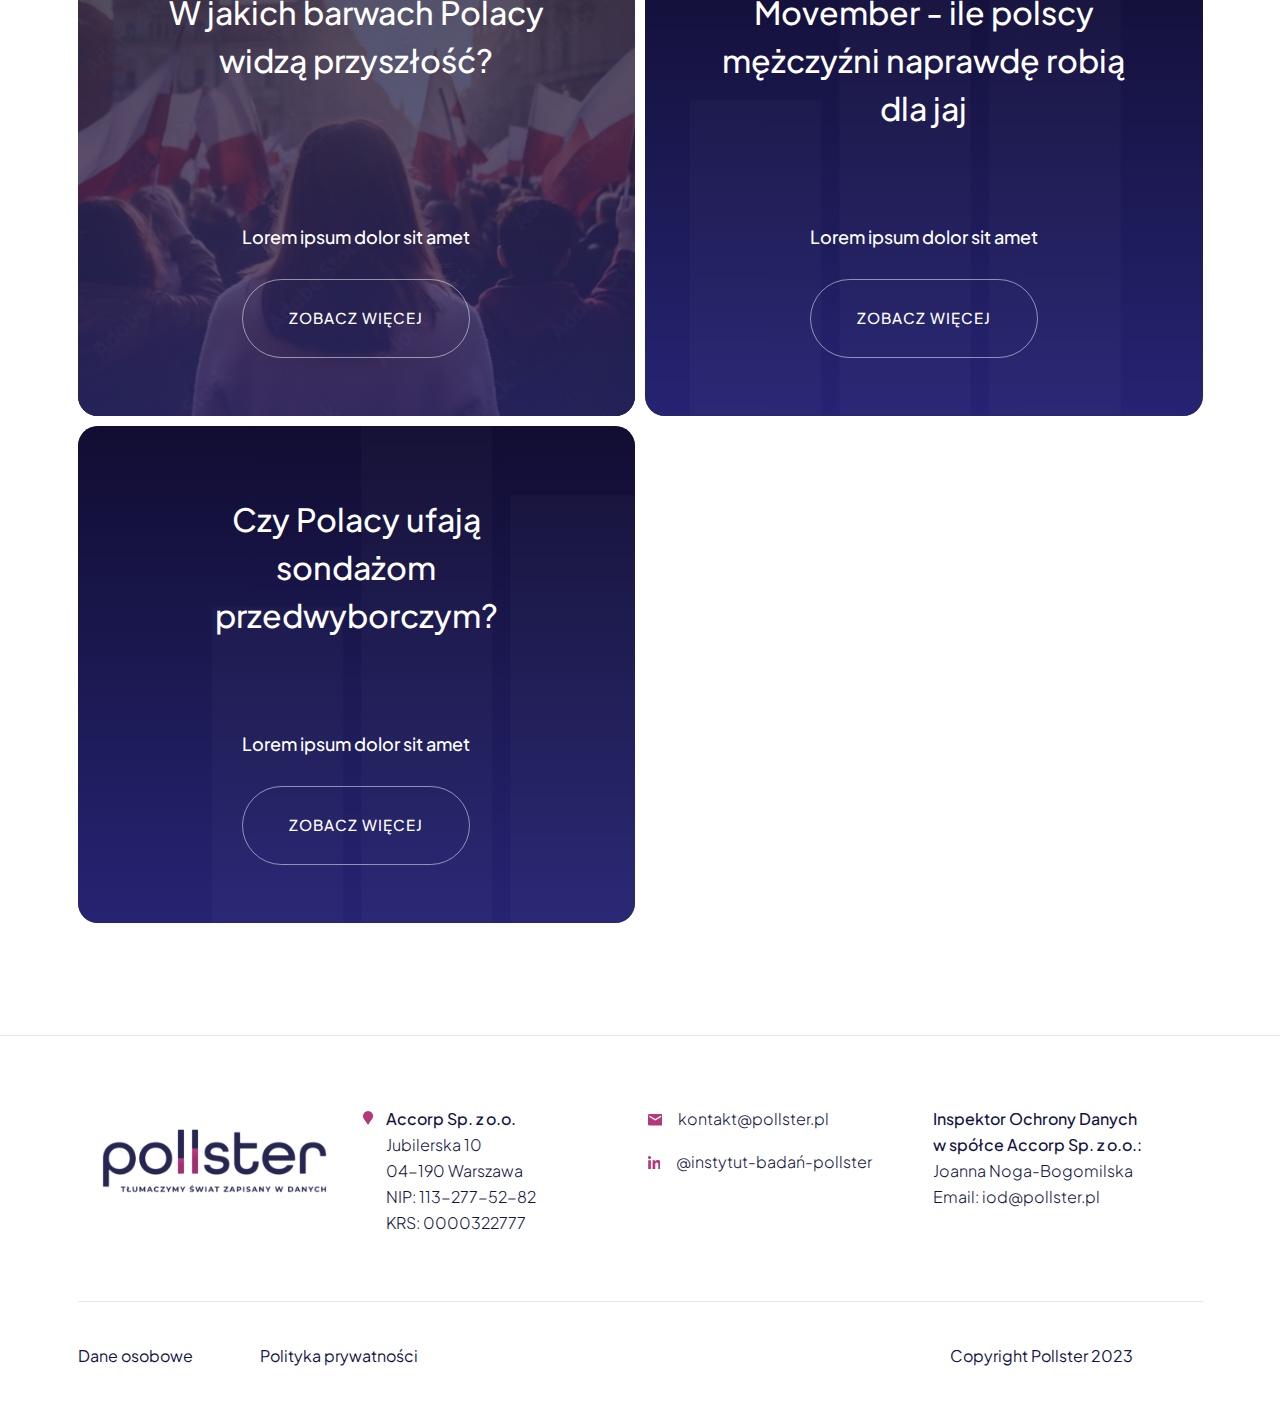
<file: page-4.html>
<!DOCTYPE html>
<html lang="en">

<head>
  <meta charset="utf-8">
  <meta http-equiv="X-UA-Compatible" content="IE=edge">
  <meta name="viewport" content="width=device-width, initial-scale=1">
  <title>Html Template</title>
  <link rel="stylesheet" href="assets/css/bootstrap.min.css">
  <link rel="stylesheet" href="assets/fonts/fontawesome-pro-5.0.6/css/fontawesome-all.min.css">
  <link rel="stylesheet" href="assets/css/style.css">
  <link rel="stylesheet" href="assets/css/responsive.css">
</head>

<body>
  <!-- header area start -->
  <header class="header-section header-transparent">
    <div class="desktop-menu  d-none d-lg-block">
      <div class="container">
        <div class="header-wrapper">
          <a href="index.html" class="header-logo"><img src="assets/images/logo/logo-black.png" alt="logo"></a>
          <a href="index.html" class="header-logo white-logo d-none"><img
              src="assets/images/logo/pollster_light_rgb.svg" alt="logo"></a>
          <div class="main-menu-wrapper">
            <ul class="main-menu">
              <li><a href="#">O nas</a></li>
              <li><a href="#">Oferta</a></li>
              <li><a href="#">Proces</a></li>
              <li><a href="#">Case study</a></li>
              <li><a href="#">Panel</a></li>
              <li><a href="#">Dla mediów</a></li>
              <li><a href="#">Kariera</a></li>
              <li><a href="#">Kontakt</a></li>
            </ul>
          </div>
        </div>
      </div>
    </div>
    <section class="mobile-menu-area d-block d-lg-none">
      <div class="mobile-topbar">
        <div class="container">
          <div class="d-flex justify-content-between align-items-center">
            <div class="logo">
              <a href="index-2.html"><img src="assets/images/logo/pollster_light_rgb.svg" alt="logo"></a>
            </div>
            <div class="bars">
              <i class="fas fa-bars"></i>
            </div>
          </div>
        </div>
      </div>
      <div class="mobile-menu-overlay"></div>
      <div class="mobile-menu-main">
        <div class="logo">
          <a href="index.html"><img src="assets/images/logo/pollster_light_rgb.svg" width="140" alt="logo"></a>
        </div>
        <div class="close-mobile-menu"><i class="fas fa-times"></i></div>
        <div class="menu-body">
          <div class="menu-list">
            <ul class="list-unstyled">
              <li><a href="#">O nas</a></li>
              <li><a href="#">Oferta</a></li>
              <li><a href="#">Proces</a></li>
              <li><a href="#">Case study</a></li>
              <li><a href="#">Panel</a></li>
              <li><a href="#">Dla mediów</a></li>
              <li><a href="#">Kariera</a></li>
              <li><a href="#">Kontakt</a></li>
            </ul>
          </div>
        </div>
      </div>
    </section>
  </header>
  <!-- header area end -->
  <!-- breadcrumb area start -->
  <section class="bread-crumb-area">
    <div class="container">
      <ul class="list-unstyled">
        <li><a href="index.html">Home</a></li>
        <li>Dla mediów</li>
      </ul>
      <div class="text text-center">
        <h1 class="title">Dla mediów</h1>
        <p>Poznaj inspirujące wyniki badań, które przygotowaliśmy z myślą o mediach! Chcesz wykorzystać je w swoich
          publikacjach? Śmiało!</p>
      </div>
    </div>
  </section>
  <!-- breadcrumb area end -->
  <!-- Dla mediów area start -->
  <section class="dla-mediów-area">
    <div class="banner-area">
      <div class="container">
        <img src="assets/images/logo/logo-black.png" alt="logo-black">
        <h4 class="title">Pamiętaj jedynie o oznaczeniu źródła danych. Paczkę zawierającą nasze logo oraz przydatne
          informacje na temat Instytutu możesz pobrać klikając przycisk poniżej.</h4>
        <a href="#" class="dn-btn">POBIERZ MEDIAPACK <img src="assets/images/icons/dn.png" alt="dn"></a>
      </div>
    </div>
    <div class="filter-and-tag-area">
      <div class="container">
        <ul class="list-unstyled">
          <li>
            <button class="filter">Filtruj według kategorii tematycznych <img src="assets/images/icons/filter.png" alt="filter"></button>
          </li>
          <li>
            <button class="tags">#społeczeństwo <img src="assets/images/icons/close.png" alt="close"></button>
          </li>
          <li>
            <button class="tags">#zdrowie <img src="assets/images/icons/close.png" alt="close"></button>
          </li>
          <li>
            <button class="tags">#polityka <img src="assets/images/icons/close.png" alt="close"></button>
          </li>
        </ul>
      </div>
    </div>
    <div class="main-items-area">
      <div class="container">
        <div class="row g-3">
          <div class="col-lg-4 item-label">
            <div class="item">
              <img src="assets/images/img/dia-img-1.png" alt="dia-img" class="img-fluid w-100">
              <div class="overlay">
                <img src="assets/images/img/progress.png" alt="progress" class="progress-img">
                <div class="top-text">
                  <h4 class="title">Chatboty w obsłudze klienta - wspierają czy frustrują?
                  </h4>
                </div>
                <div class="btm-text">
                  <p>Lorem ipsum dolor sit amet</p>
                  <a href="#">ZOBACZ WIĘCEJ</a>
                </div>
              </div>
            </div>
          </div>
          <div class="col-lg-4 item-label">
            <div class="item">
              <div class="overlay">
                <img src="assets/images/img/progress.png" alt="progress" class="progress-img">
                <div class="top-text">
                  <h4 class="title">Czy artystyczne QR kody podbiją świat?
                  </h4>
                </div>
                <div class="btm-text">
                  <p>Lorem ipsum dolor sit amet</p>
                  <a href="#">ZOBACZ WIĘCEJ</a>
                </div>
              </div>
            </div>
          </div>
          <div class="col-lg-4 item-label">
            <div class="item">
              <img src="assets/images/img/dia-img-2.png" alt="dia-img" class="img-fluid w-100">
              <div class="overlay">
                <div class="top-text">
                  <h4 class="title">Sztuczna inteligencja - czyli co?
                  </h4>
                </div>
                <div class="btm-text">
                  <p>Lorem ipsum dolor sit amet</p>
                  <a href="#">ZOBACZ WIĘCEJ</a>
                </div>
              </div>
            </div>
          </div>
          <div class="col-lg-6 item-label">
            <div class="item">
              <img src="assets/images/img/dia-img-3.png" alt="dia-img" class="img-fluid w-100">
              <div class="overlay">
                <div class="top-text">
                  <h4 class="title">W jakich barwach Polacy widzą przyszłość?
                  </h4>
                </div>
                <div class="btm-text">
                  <p>Lorem ipsum dolor sit amet</p>
                  <a href="#">ZOBACZ WIĘCEJ</a>
                </div>
              </div>
            </div>
          </div>
          <div class="col-lg-6 item-label">
            <div class="item">
              <div class="overlay">
                <img src="assets/images/img/progress.png" alt="progress" class="progress-img">
                <div class="top-text">
                  <h4 class="title">Movember - ile polscy mężczyźni naprawdę robią dla jaj
                  </h4>
                </div>
                <div class="btm-text">
                  <p>Lorem ipsum dolor sit amet</p>
                  <a href="#">ZOBACZ WIĘCEJ</a>
                </div>
              </div>
            </div>
          </div>
          <div class="col-lg-6 item-label">
            <div class="item">
              <div class="overlay">
                <img src="assets/images/img/progress.png" alt="progress" class="progress-img">
                <div class="top-text">
                  <h4 class="title">Czy Polacy ufają sondażom przedwyborczym?
                  </h4>
                </div>
                <div class="btm-text">
                  <p>Lorem ipsum dolor sit amet</p>
                  <a href="#">ZOBACZ WIĘCEJ</a>
                </div>
              </div>
            </div>
          </div>
        </div>
      </div>
    </div>
  </section>
  <!-- Dla mediów area end -->
  <!-- footer area start -->
  <footer class="footer-area">
    <div class="container">
      <div class="row g-4">
        <div class="col-lg-3 col-md-6">
          <div class="footer-widget">
            <a href="#"><img src="assets/images/logo/footer-logo.png" alt="footer-logo"></a>
          </div>
        </div>
        <div class="col-lg-3 col-md-6">
          <div class="footer-widget">
            <div class="d-flex">
              <div class="icon">
                <svg xmlns="http://www.w3.org/2000/svg" width="10.095" height="13.46" viewBox="0 0 10.095 13.46">
                  <path id="Icon_awesome-map-marker" data-name="Icon awesome-map-marker"
                    d="M4.529,13.189C.709,7.651,0,7.083,0,5.048a5.048,5.048,0,0,1,10.1,0c0,2.035-.709,2.6-4.529,8.141a.631.631,0,0,1-1.038,0Z"
                    fill="#b4387a" />
                </svg>
              </div>
              <p>Accorp Sp. z o.o. <br>
                <span>
                  Jubilerska 10 <br>
                  04-190 Warszawa <br>
                  NIP: 113-277-52-82 <br>
                  KRS: 0000322777
                </span></p>
            </div>
          </div>
        </div>
        <div class="col-lg-3 col-md-6">
          <div class="footer-widget mail_">
            <ul>
              <li>
                <div class="icon">
                  <svg xmlns="http://www.w3.org/2000/svg" width="14.512" height="11.61" viewBox="0 0 14.512 11.61">
                    <path id="Icon_material-email" data-name="Icon material-email"
                      d="M16.061,6H4.451A1.449,1.449,0,0,0,3.007,7.451L3,16.159A1.455,1.455,0,0,0,4.451,17.61h11.61a1.455,1.455,0,0,0,1.451-1.451V7.451A1.455,1.455,0,0,0,16.061,6Zm0,2.9-5.8,3.628L4.451,8.9V7.451l5.8,3.628,5.8-3.628Z"
                      transform="translate(-3 -6)" fill="#b4387a" />
                  </svg>
                </div>
                <div class="text">
                  <p><span><a href="mailto:kontakt@pollster.pl">kontakt@pollster.pl</a></span></p>
                </div>
              </li>
              <li>
                <div class="icon">
                  <svg xmlns="http://www.w3.org/2000/svg" width="12.958" height="12.958" viewBox="0 0 12.958 12.958">
                    <path id="Icon_awesome-linkedin-in" data-name="Icon awesome-linkedin-in"
                      d="M2.9,12.958H.214V4.307H2.9ZM1.556,3.127A1.563,1.563,0,1,1,3.112,1.557,1.569,1.569,0,0,1,1.556,3.127Zm11.4,9.831H10.274V8.747c0-1-.02-2.291-1.4-2.291-1.4,0-1.611,1.09-1.611,2.218v4.284H4.583V4.307H7.16v1.18H7.2a2.823,2.823,0,0,1,2.542-1.4c2.719,0,3.219,1.79,3.219,4.116v4.752Z"
                      transform="translate(0 -0.001)" fill="#b4387a" />
                  </svg>
                </div>
                <div class="text">
                  <p><span>@instytut-badań-pollster</span></p>
                </div>
              </li>
            </ul>
          </div>
        </div>
        <div class="col-lg-3 col-md-6">
          <div class="footer-widget">
            <p>Inspektor Ochrony Danych <br>
              w spółce Accorp Sp. z o.o.: <br>
              <span>Joanna Noga-Bogomilska <br>
                Email: <a href="mailto:iod@pollster.pl">iod@pollster.pl</a></span></p>
          </div>
        </div>
      </div>
      <div class="footer-btm">
        <div class="row">
          <div class="col-lg-6 col-md-7">
            <div class="text">
              <a href="#">Dane osobowe</a>
              <a href="#">Polityka prywatności</a>
            </div>
          </div>
          <div class="col-lg-6 col-md-5">
            <div class="text text-end">
              <p>Copyright Pollster 2023 </p>
            </div>
          </div>
        </div>
      </div>
    </div>
  </footer>
  <!-- footer area end -->

  <!-- scroll top area start -->
  <button class="scroll-to-top">
    <i class="fas fa-angle-up"></i>
  </button>
  <!-- scroll top area end -->

  <script src="assets/js/bootstrap.bundle.min.js"></script>
  <script src="assets/js/theme.js"></script>
</body>

</html>
</file>
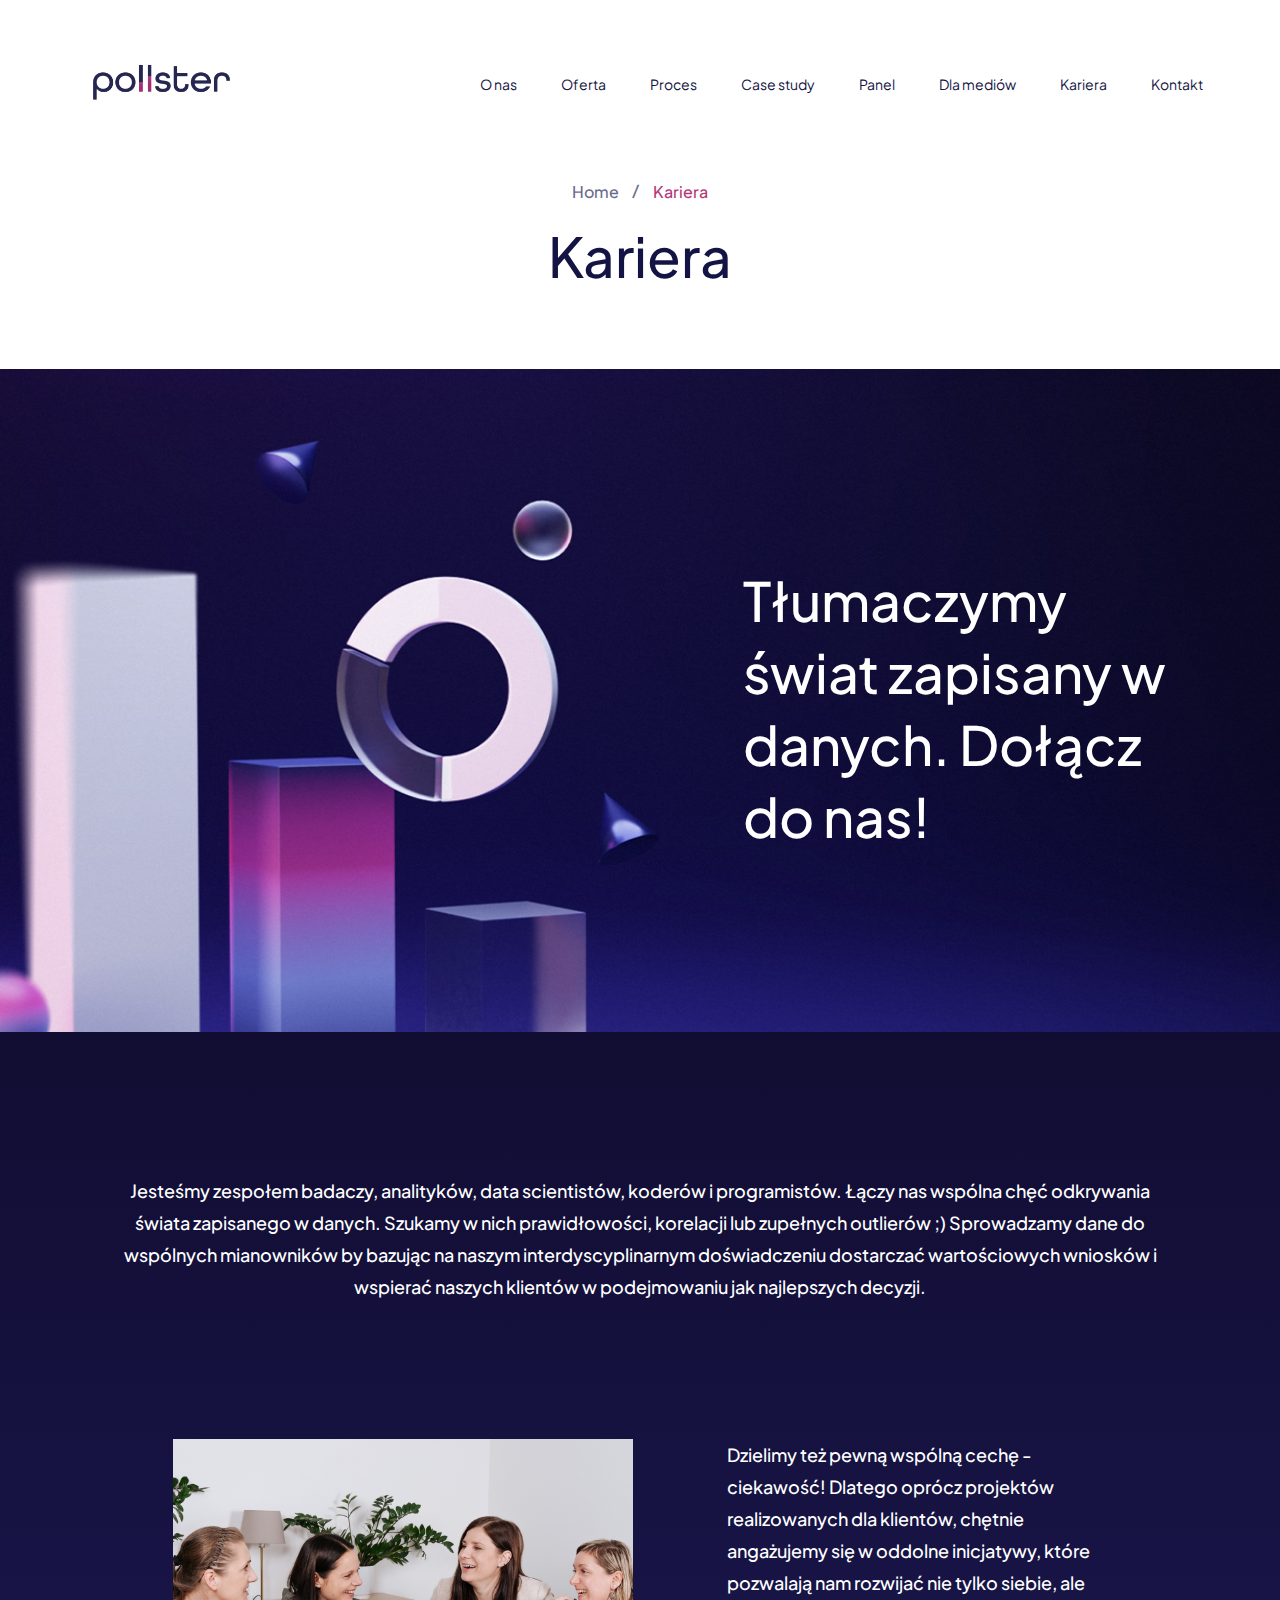
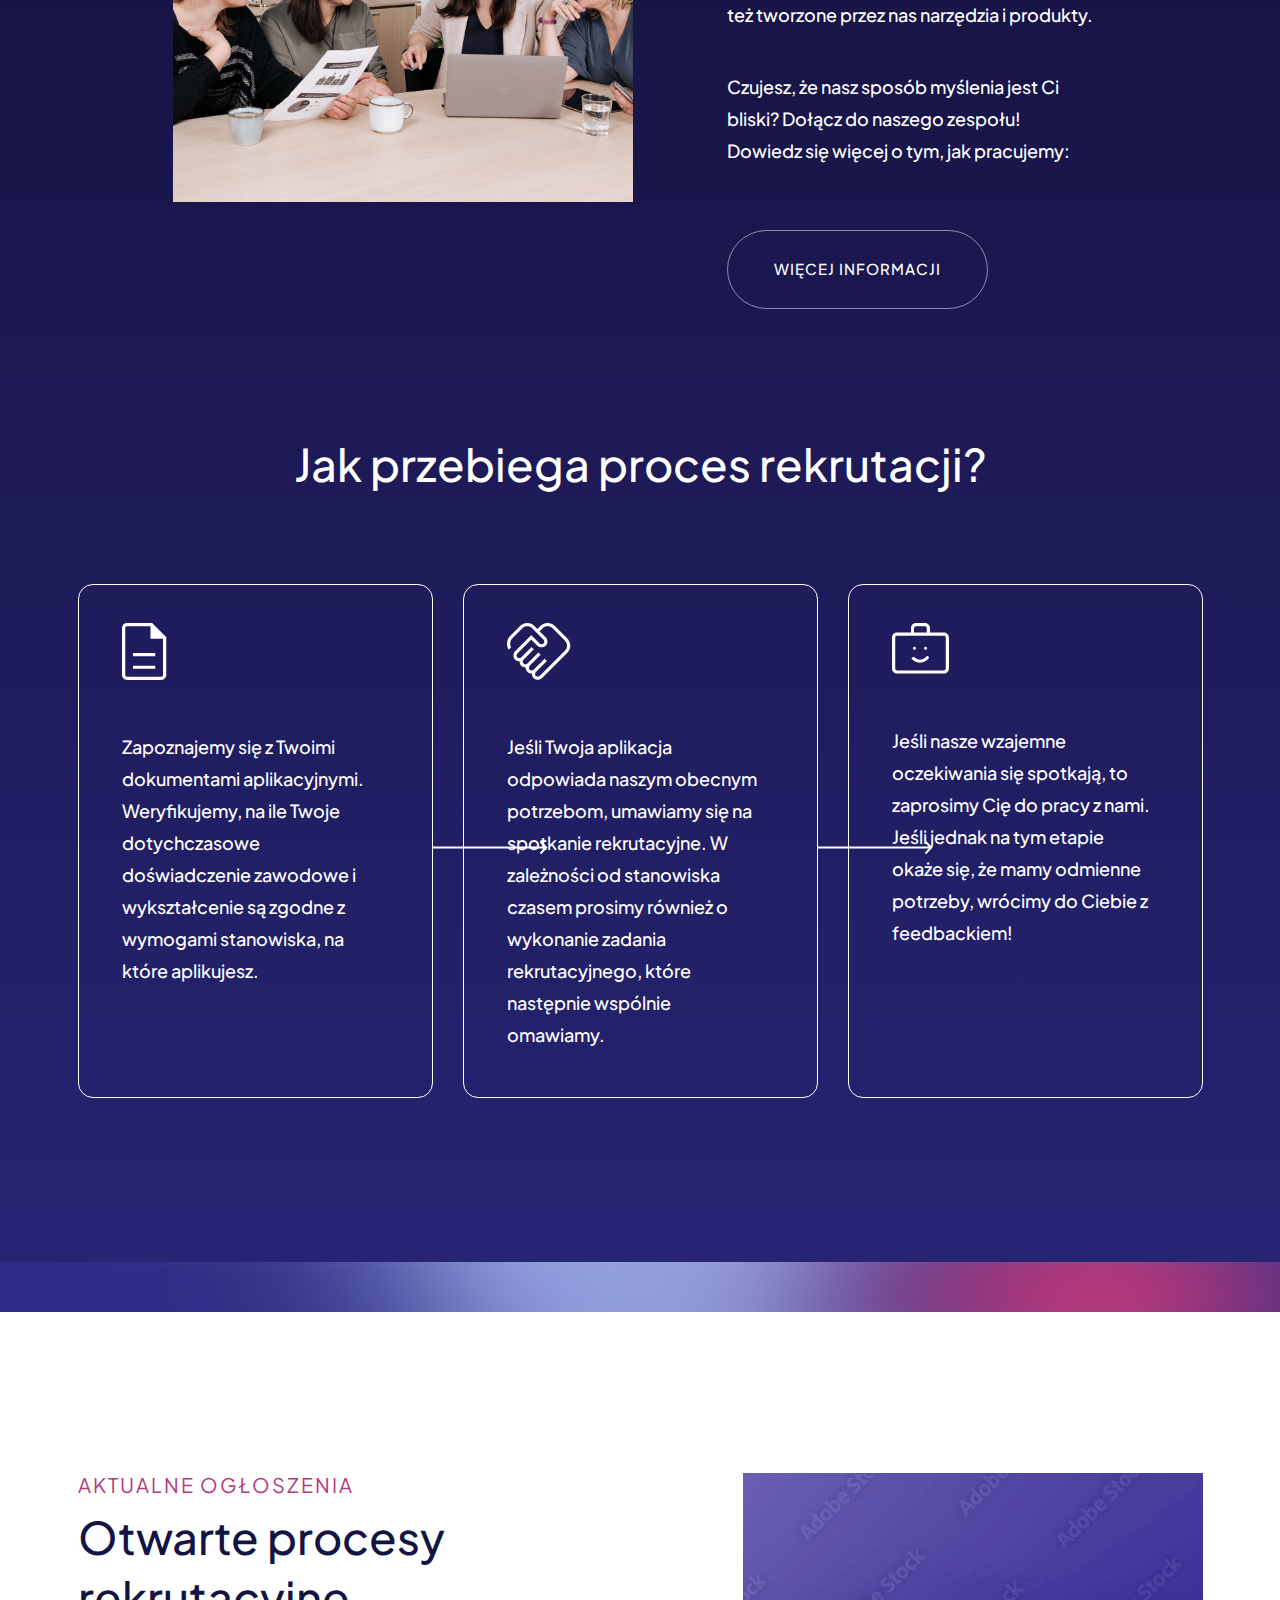
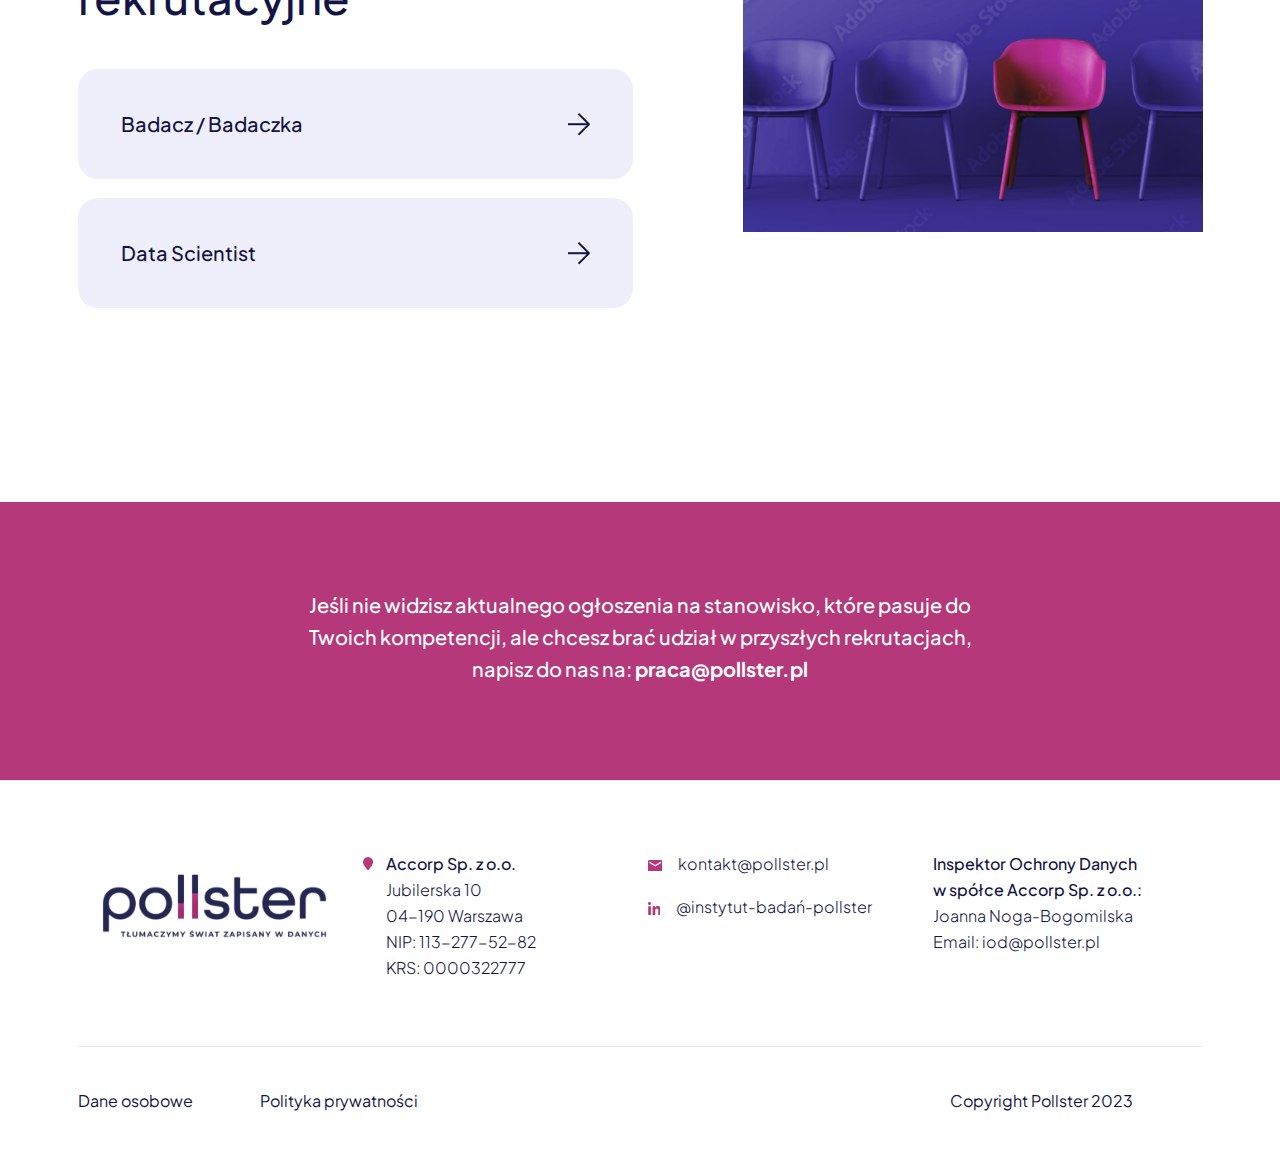
<file: page-5.html>
<!DOCTYPE html>
<html lang="en">

<head>
  <meta charset="utf-8">
  <meta http-equiv="X-UA-Compatible" content="IE=edge">
  <meta name="viewport" content="width=device-width, initial-scale=1">
  <title>Html Template</title>
  <link rel="stylesheet" href="assets/css/bootstrap.min.css">
  <link rel="stylesheet" href="assets/fonts/fontawesome-pro-5.0.6/css/fontawesome-all.min.css">
  <link rel="stylesheet" href="assets/css/style.css">
  <link rel="stylesheet" href="assets/css/responsive.css">
</head>

<body>
  <!-- header area start -->
  <header class="header-section header-transparent">
    <div class="desktop-menu  d-none d-lg-block">
      <div class="container">
        <div class="header-wrapper">
          <a href="index.html" class="header-logo"><img src="assets/images/logo/logo-black.png" alt="logo"></a>
          <a href="index.html" class="header-logo white-logo d-none"><img
              src="assets/images/logo/pollster_light_rgb.svg" alt="logo"></a>
          <div class="main-menu-wrapper">
            <ul class="main-menu">
              <li><a href="#">O nas</a></li>
              <li><a href="#">Oferta</a></li>
              <li><a href="#">Proces</a></li>
              <li><a href="#">Case study</a></li>
              <li><a href="#">Panel</a></li>
              <li><a href="#">Dla mediów</a></li>
              <li><a href="#">Kariera</a></li>
              <li><a href="#">Kontakt</a></li>
            </ul>
          </div>
        </div>
      </div>
    </div>
    <section class="mobile-menu-area d-block d-lg-none">
      <div class="mobile-topbar">
        <div class="container">
          <div class="d-flex justify-content-between align-items-center">
            <div class="logo">
              <a href="index-2.html"><img src="assets/images/logo/pollster_light_rgb.svg" alt="logo"></a>
            </div>
            <div class="bars">
              <i class="fas fa-bars"></i>
            </div>
          </div>
        </div>
      </div>
      <div class="mobile-menu-overlay"></div>
      <div class="mobile-menu-main">
        <div class="logo">
          <a href="index.html"><img src="assets/images/logo/pollster_light_rgb.svg" width="140" alt="logo"></a>
        </div>
        <div class="close-mobile-menu"><i class="fas fa-times"></i></div>
        <div class="menu-body">
          <div class="menu-list">
            <ul class="list-unstyled">
              <li><a href="#">O nas</a></li>
              <li><a href="#">Oferta</a></li>
              <li><a href="#">Proces</a></li>
              <li><a href="#">Case study</a></li>
              <li><a href="#">Panel</a></li>
              <li><a href="#">Dla mediów</a></li>
              <li><a href="#">Kariera</a></li>
              <li><a href="#">Kontakt</a></li>
            </ul>
          </div>
        </div>
      </div>
    </section>
  </header>
  <!-- header area end -->
  <!-- breadcrumb area start -->
  <section class="bread-crumb-area">
    <div class="container">
      <ul class="list-unstyled">
        <li><a href="index.html">Home</a></li>
        <li>Kariera</li>
      </ul>
      <div class="text text-center">
        <h1 class="title">Kariera</h1>
      </div>
    </div>
  </section>
  <!-- breadcrumb area end -->
  <!-- hr area start -->
  <section class="hr-area">
    <div class="hr-banner-area" style="background: url(assets/images/hr/hr-banner.png);">
      <div class="container">
        <div class="row">
          <div class="col-lg-5 ms-auto">
            <h2 class="title">Tłumaczymy świat zapisany w danych.
              Dołącz do nas!</h2>
          </div>
        </div>
      </div>
    </div>
    <div class="main-content-area">
      <div class="container">
        <p class="des">
          Jesteśmy zespołem badaczy, analityków, data scientistów, koderów i programistów. Łączy nas wspólna chęć
          odkrywania świata zapisanego w danych. Szukamy w nich prawidłowości, korelacji lub zupełnych outlierów ;)
          Sprowadzamy dane do wspólnych mianowników by bazując na naszym interdyscyplinarnym doświadczeniu dostarczać
          wartościowych wniosków i wspierać naszych klientów w podejmowaniu jak najlepszych decyzji.
        </p>
        <div class="image-box">
          <div class="row">
            <div class="col-lg-10 mx-auto">
              <div class="row">
                <div class="col-lg-6">
                  <div class="image">
                    <img src="assets/images/hr/hr-image-1.png" alt="hr-image" class="img-fluid w-100">
                  </div>
                </div>
                <div class="col-lg-5 ms-auto align-self-center">
                  <div class="text">
                    <p>Dzielimy też pewną wspólną cechę - ciekawość! Dlatego oprócz projektów realizowanych dla
                      klientów, chętnie angażujemy się w oddolne inicjatywy, które pozwalają nam rozwijać nie tylko
                      siebie, ale też tworzone przez nas narzędzia i produkty.
                    </p>
                    <p>Czujesz, że nasz sposób myślenia jest Ci bliski? Dołącz do naszego zespołu! <br>
                      Dowiedz się więcej o tym, jak pracujemy:
                    </p>
                    <div class="more-btn white text-start">
                      <a href="#" class="text-white">WIĘCEJ INFORMACJI</a>
                    </div>
                  </div>
                </div>
              </div>
            </div>
          </div>
        </div>
        <div class="jak-info-box">
          <h2 class="main-title">Jak przebiega proces rekrutacji?</h2>
          <div class="row">
            <div class="col-xxl-11 mx-auto">
              <div class="info-main">
                <div class="item">
                  <img src="assets/images/icons/jak-icon1.png" alt="jak-icon">
                  <p>Zapoznajemy się z Twoimi dokumentami aplikacyjnymi. Weryfikujemy, na ile Twoje dotychczasowe doświadczenie zawodowe i wykształcenie są zgodne z wymogami stanowiska, na które aplikujesz.</p>
                </div>
                <div class="item">
                  <img src="assets/images/icons/jak-icon2.png" alt="jak-icon">
                  <p>Jeśli Twoja aplikacja odpowiada naszym obecnym potrzebom, umawiamy się na spotkanie rekrutacyjne. W zależności od stanowiska czasem prosimy również o wykonanie zadania rekrutacyjnego, które następnie wspólnie omawiamy.
                  </p>
                </div>
                <div class="item">
                  <img src="assets/images/icons/jak-icon-3.png" alt="jak-icon">
                  <p>Jeśli nasze wzajemne oczekiwania się spotkają, to zaprosimy Cię do pracy z nami. Jeśli jednak na tym etapie okaże się, że mamy odmienne potrzeby, wrócimy do Ciebie z feedbackiem!
                  </p>
                </div>
              </div>
            </div>
          </div>
        </div>
      </div>
    </div>
    <div class="btm-gradient-img">
      <img src="assets/images/shapes/gradient-shape.png" alt="gradient-shape" class="img-fluid w-100">
    </div>
    <div class="otwarte-area">
      <div class="container">
        <div class="image-box">
          <div class="row">
            <div class="col-xxl-11">
              <div class="row">
                <div class="col-lg-6 me-auto align-self-center">
                  <div class="text">
                    <div class="section-title text-start">
                      <h4 class="subtitle">Aktualne ogłoszenia</h4>
                      <h2 class="title">Otwarte procesy rekrutacyjne</h2>
                    </div>
                    <div class="list-info">
                      <div class="info-item">
                        <span>Badacz / Badaczka</span> <img src="assets/images/icons/icon-right.png" alt="icon-right">
                      </div>
                      <div class="info-item">
                        <span>Data Scientist</span> <img src="assets/images/icons/icon-right.png" alt="icon-right">
                      </div>
                    </div>
                  </div>
                </div>
                <div class="col-lg-5">
                  <div class="image">
                    <img src="assets/images/hr/hr-image-2.png" alt="hr-image" class="img-fluid w-100">
                  </div>
                </div>
              </div>
            </div>
          </div>
        </div>
      </div>
    </div>
    <div class="btm-banner-text">
      <div class="container">
        <p>Jeśli nie widzisz aktualnego ogłoszenia na stanowisko, które pasuje do Twoich kompetencji, ale chcesz brać udział w przyszłych rekrutacjach, napisz do nas na: <span>praca@pollster.pl</span></p>
      </div>
    </div>
  </section>
  <!-- hr area end -->
  <!-- footer area start -->
  <footer class="footer-area">
    <div class="container">
      <div class="row g-4">
        <div class="col-lg-3 col-md-6">
          <div class="footer-widget">
            <a href="#"><img src="assets/images/logo/footer-logo.png" alt="footer-logo"></a>
          </div>
        </div>
        <div class="col-lg-3 col-md-6">
          <div class="footer-widget">
            <div class="d-flex">
              <div class="icon">
                <svg xmlns="http://www.w3.org/2000/svg" width="10.095" height="13.46" viewBox="0 0 10.095 13.46">
                  <path id="Icon_awesome-map-marker" data-name="Icon awesome-map-marker"
                    d="M4.529,13.189C.709,7.651,0,7.083,0,5.048a5.048,5.048,0,0,1,10.1,0c0,2.035-.709,2.6-4.529,8.141a.631.631,0,0,1-1.038,0Z"
                    fill="#b4387a" />
                </svg>
              </div>
              <p>Accorp Sp. z o.o. <br>
                <span>
                  Jubilerska 10 <br>
                  04-190 Warszawa <br>
                  NIP: 113-277-52-82 <br>
                  KRS: 0000322777
                </span></p>
            </div>
          </div>
        </div>
        <div class="col-lg-3 col-md-6">
          <div class="footer-widget mail_">
            <ul>
              <li>
                <div class="icon">
                  <svg xmlns="http://www.w3.org/2000/svg" width="14.512" height="11.61" viewBox="0 0 14.512 11.61">
                    <path id="Icon_material-email" data-name="Icon material-email"
                      d="M16.061,6H4.451A1.449,1.449,0,0,0,3.007,7.451L3,16.159A1.455,1.455,0,0,0,4.451,17.61h11.61a1.455,1.455,0,0,0,1.451-1.451V7.451A1.455,1.455,0,0,0,16.061,6Zm0,2.9-5.8,3.628L4.451,8.9V7.451l5.8,3.628,5.8-3.628Z"
                      transform="translate(-3 -6)" fill="#b4387a" />
                  </svg>
                </div>
                <div class="text">
                  <p><span><a href="mailto:kontakt@pollster.pl">kontakt@pollster.pl</a></span></p>
                </div>
              </li>
              <li>
                <div class="icon">
                  <svg xmlns="http://www.w3.org/2000/svg" width="12.958" height="12.958" viewBox="0 0 12.958 12.958">
                    <path id="Icon_awesome-linkedin-in" data-name="Icon awesome-linkedin-in"
                      d="M2.9,12.958H.214V4.307H2.9ZM1.556,3.127A1.563,1.563,0,1,1,3.112,1.557,1.569,1.569,0,0,1,1.556,3.127Zm11.4,9.831H10.274V8.747c0-1-.02-2.291-1.4-2.291-1.4,0-1.611,1.09-1.611,2.218v4.284H4.583V4.307H7.16v1.18H7.2a2.823,2.823,0,0,1,2.542-1.4c2.719,0,3.219,1.79,3.219,4.116v4.752Z"
                      transform="translate(0 -0.001)" fill="#b4387a" />
                  </svg>
                </div>
                <div class="text">
                  <p><span>@instytut-badań-pollster</span></p>
                </div>
              </li>
            </ul>
          </div>
        </div>
        <div class="col-lg-3 col-md-6">
          <div class="footer-widget">
            <p>Inspektor Ochrony Danych <br>
              w spółce Accorp Sp. z o.o.: <br>
              <span>Joanna Noga-Bogomilska <br>
                Email: <a href="mailto:iod@pollster.pl">iod@pollster.pl</a></span></p>
          </div>
        </div>
      </div>
      <div class="footer-btm">
        <div class="row">
          <div class="col-lg-6 col-md-7">
            <div class="text">
              <a href="#">Dane osobowe</a>
              <a href="#">Polityka prywatności</a>
            </div>
          </div>
          <div class="col-lg-6 col-md-5">
            <div class="text text-end">
              <p>Copyright Pollster 2023 </p>
            </div>
          </div>
        </div>
      </div>
    </div>
  </footer>
  <!-- footer area end -->

  <!-- scroll top area start -->
  <button class="scroll-to-top">
    <i class="fas fa-angle-up"></i>
  </button>
  <!-- scroll top area end -->

  <script src="assets/js/bootstrap.bundle.min.js"></script>
  <script src="assets/js/theme.js"></script>
</body>

</html>
</file>
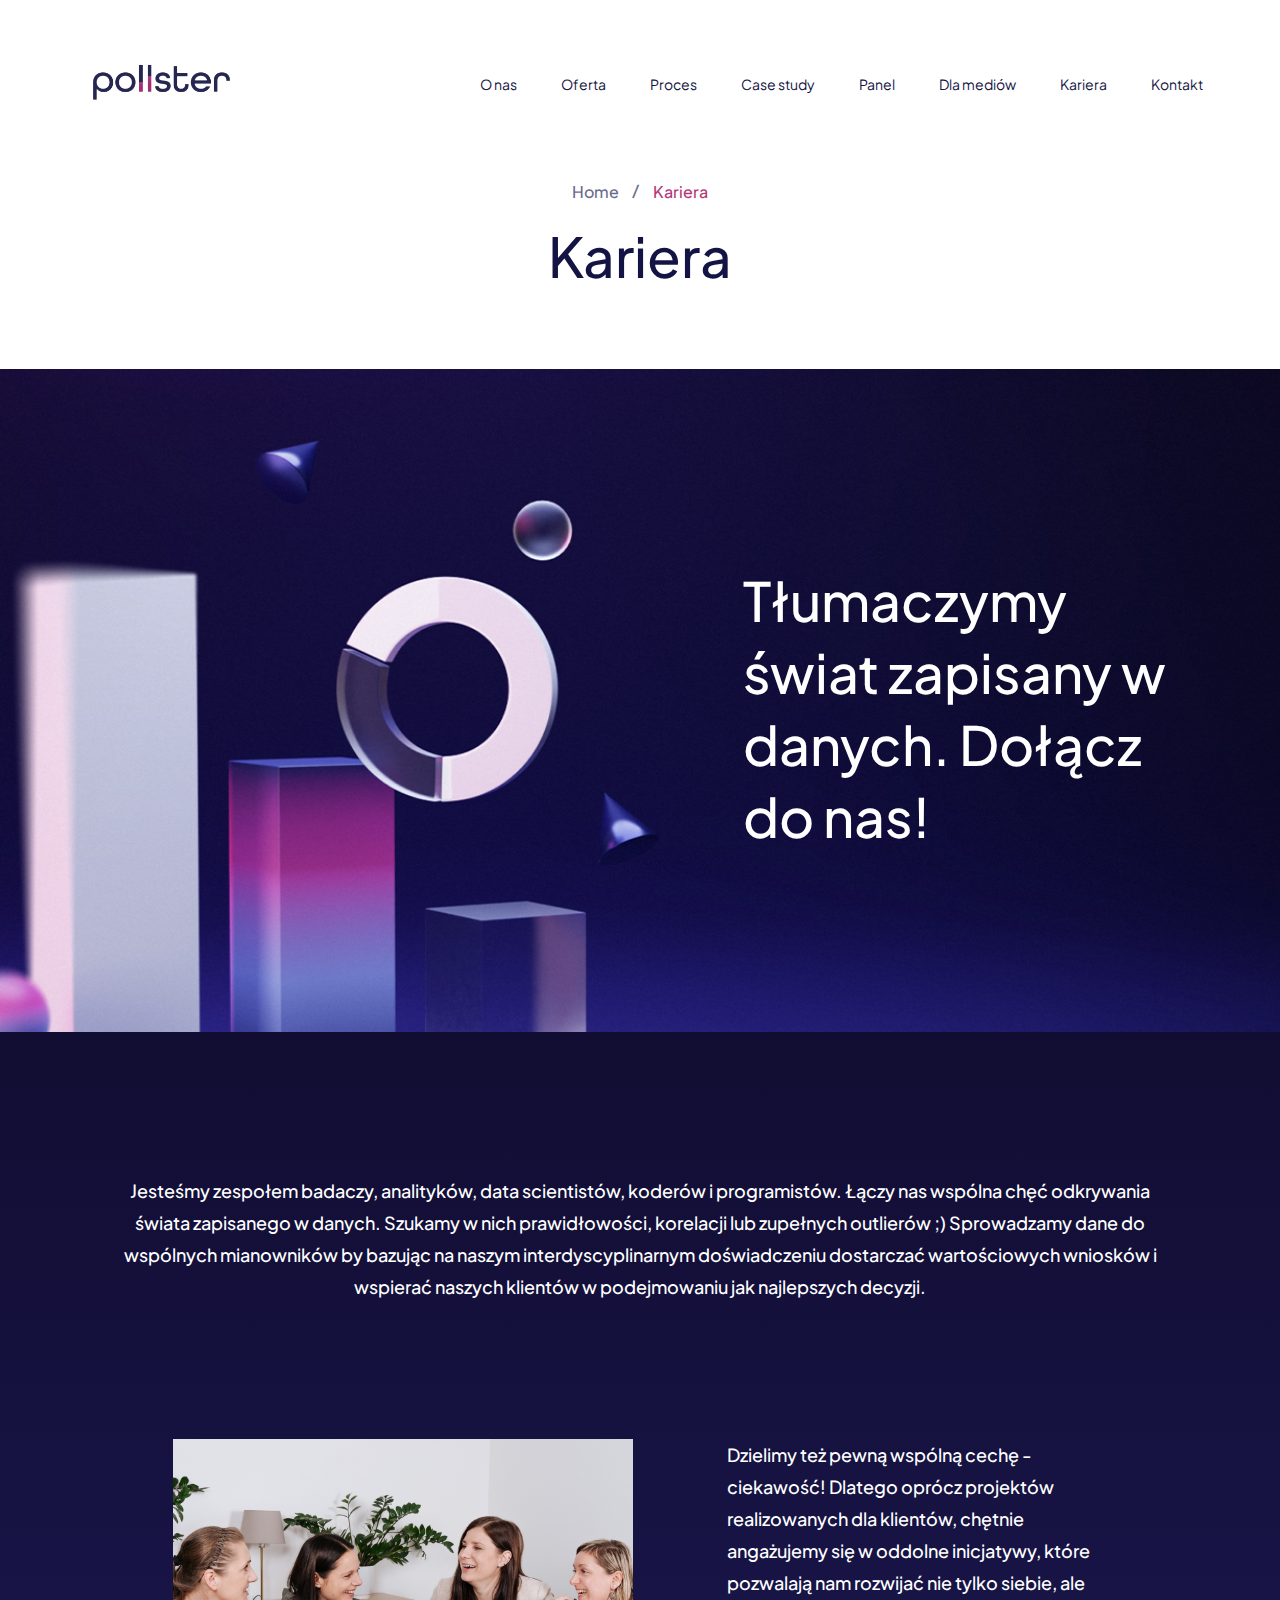
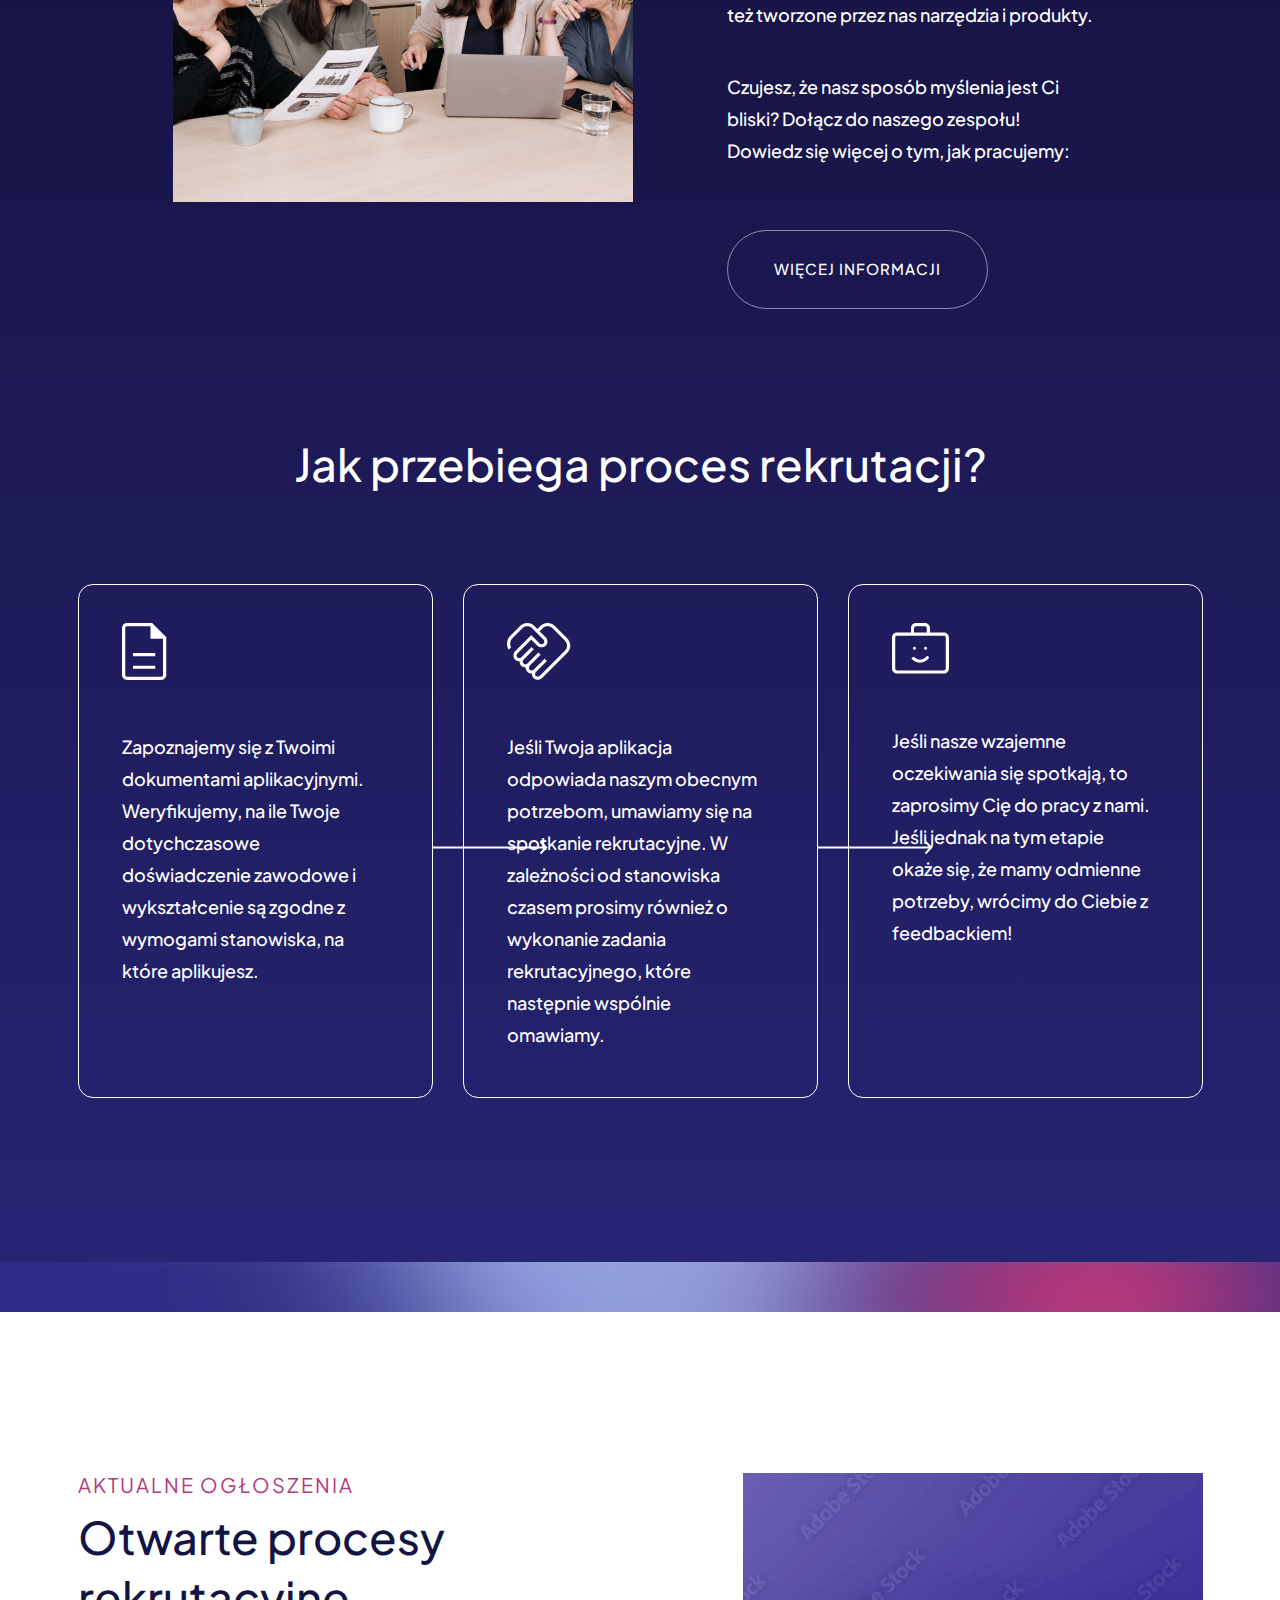
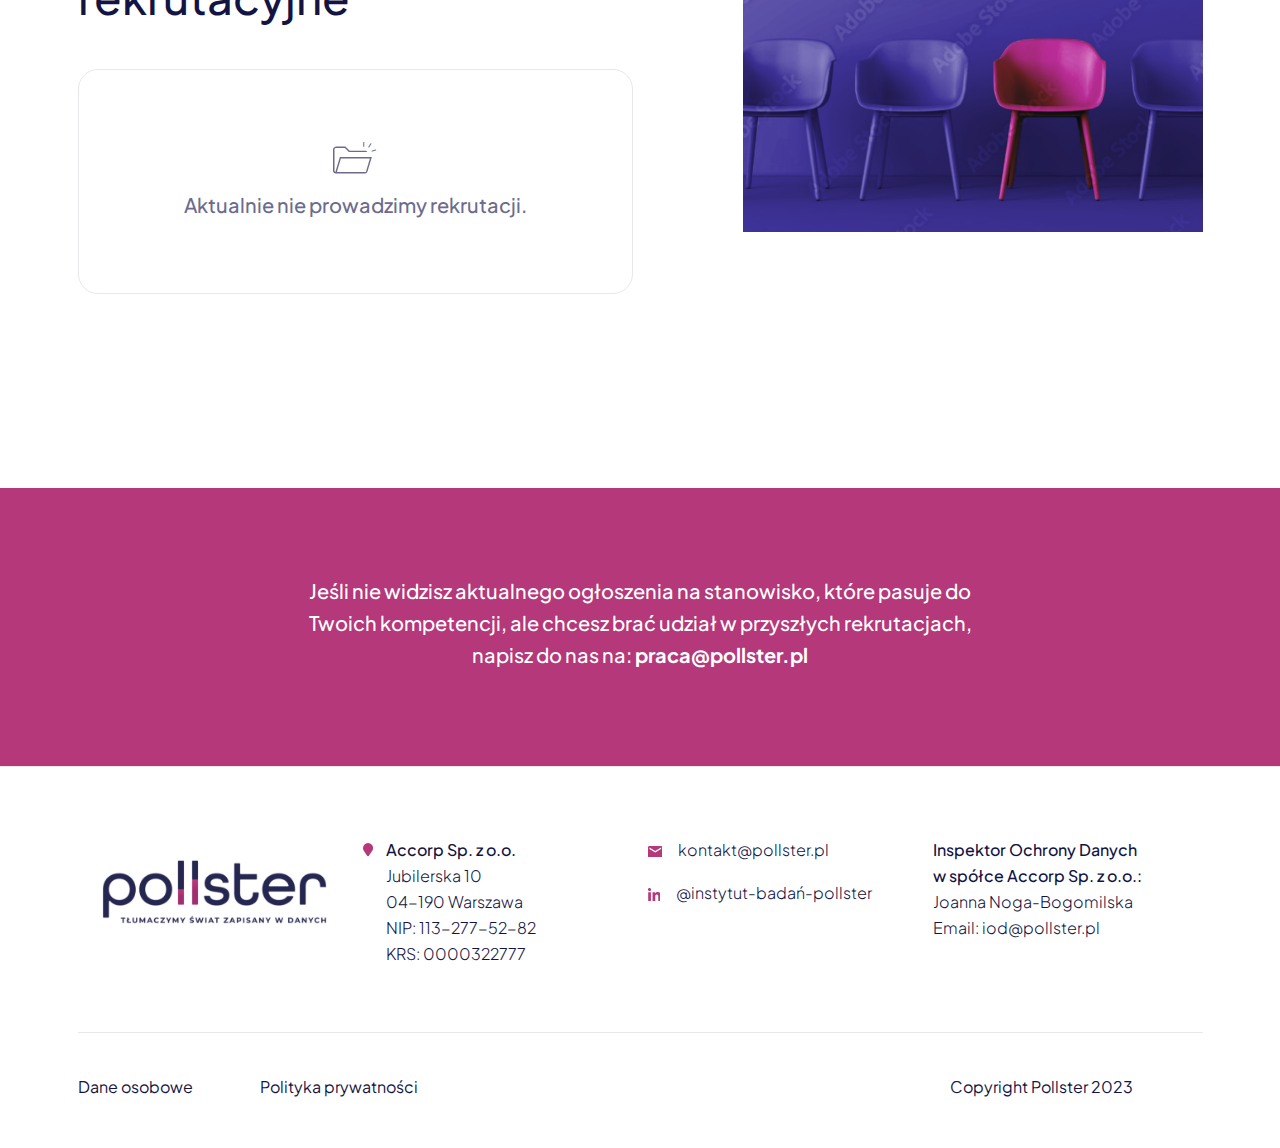
<file: page-6.html>
<!DOCTYPE html>
<html lang="en">

<head>
  <meta charset="utf-8">
  <meta http-equiv="X-UA-Compatible" content="IE=edge">
  <meta name="viewport" content="width=device-width, initial-scale=1">
  <title>Html Template</title>
  <link rel="stylesheet" href="assets/css/bootstrap.min.css">
  <link rel="stylesheet" href="assets/fonts/fontawesome-pro-5.0.6/css/fontawesome-all.min.css">
  <link rel="stylesheet" href="assets/css/style.css">
  <link rel="stylesheet" href="assets/css/responsive.css">
</head>

<body>
  <!-- header area start -->
  <header class="header-section header-transparent">
    <div class="desktop-menu  d-none d-lg-block">
      <div class="container">
        <div class="header-wrapper">
          <a href="index.html" class="header-logo"><img src="assets/images/logo/logo-black.png" alt="logo"></a>
          <a href="index.html" class="header-logo white-logo d-none"><img
              src="assets/images/logo/pollster_light_rgb.svg" alt="logo"></a>
          <div class="main-menu-wrapper">
            <ul class="main-menu">
              <li><a href="#">O nas</a></li>
              <li><a href="#">Oferta</a></li>
              <li><a href="#">Proces</a></li>
              <li><a href="#">Case study</a></li>
              <li><a href="#">Panel</a></li>
              <li><a href="#">Dla mediów</a></li>
              <li><a href="#">Kariera</a></li>
              <li><a href="#">Kontakt</a></li>
            </ul>
          </div>
        </div>
      </div>
    </div>
    <section class="mobile-menu-area d-block d-lg-none">
      <div class="mobile-topbar">
        <div class="container">
          <div class="d-flex justify-content-between align-items-center">
            <div class="logo">
              <a href="index-2.html"><img src="assets/images/logo/pollster_light_rgb.svg" alt="logo"></a>
            </div>
            <div class="bars">
              <i class="fas fa-bars"></i>
            </div>
          </div>
        </div>
      </div>
      <div class="mobile-menu-overlay"></div>
      <div class="mobile-menu-main">
        <div class="logo">
          <a href="index.html"><img src="assets/images/logo/pollster_light_rgb.svg" width="140" alt="logo"></a>
        </div>
        <div class="close-mobile-menu"><i class="fas fa-times"></i></div>
        <div class="menu-body">
          <div class="menu-list">
            <ul class="list-unstyled">
              <li><a href="#">O nas</a></li>
              <li><a href="#">Oferta</a></li>
              <li><a href="#">Proces</a></li>
              <li><a href="#">Case study</a></li>
              <li><a href="#">Panel</a></li>
              <li><a href="#">Dla mediów</a></li>
              <li><a href="#">Kariera</a></li>
              <li><a href="#">Kontakt</a></li>
            </ul>
          </div>
        </div>
      </div>
    </section>
  </header>
  <!-- header area end -->
  <!-- breadcrumb area start -->
  <section class="bread-crumb-area">
    <div class="container">
      <ul class="list-unstyled">
        <li><a href="index.html">Home</a></li>
        <li>Kariera</li>
      </ul>
      <div class="text text-center">
        <h1 class="title">Kariera</h1>
      </div>
    </div>
  </section>
  <!-- breadcrumb area end -->
  <!-- hr area start -->
  <section class="hr-area">
    <div class="hr-banner-area" style="background: url(assets/images/hr/hr-banner.png);">
      <div class="container">
        <div class="row">
          <div class="col-lg-5 ms-auto">
            <h2 class="title">Tłumaczymy świat zapisany w danych.
              Dołącz do nas!</h2>
          </div>
        </div>
      </div>
    </div>
    <div class="main-content-area">
      <div class="container">
        <p class="des">
          Jesteśmy zespołem badaczy, analityków, data scientistów, koderów i programistów. Łączy nas wspólna chęć
          odkrywania świata zapisanego w danych. Szukamy w nich prawidłowości, korelacji lub zupełnych outlierów ;)
          Sprowadzamy dane do wspólnych mianowników by bazując na naszym interdyscyplinarnym doświadczeniu dostarczać
          wartościowych wniosków i wspierać naszych klientów w podejmowaniu jak najlepszych decyzji.
        </p>
        <div class="image-box">
          <div class="row">
            <div class="col-lg-10 mx-auto">
              <div class="row">
                <div class="col-lg-6">
                  <div class="image">
                    <img src="assets/images/hr/hr-image-1.png" alt="hr-image" class="img-fluid w-100">
                  </div>
                </div>
                <div class="col-lg-5 ms-auto align-self-center">
                  <div class="text">
                    <p>Dzielimy też pewną wspólną cechę - ciekawość! Dlatego oprócz projektów realizowanych dla
                      klientów, chętnie angażujemy się w oddolne inicjatywy, które pozwalają nam rozwijać nie tylko
                      siebie, ale też tworzone przez nas narzędzia i produkty.
                    </p>
                    <p>Czujesz, że nasz sposób myślenia jest Ci bliski? Dołącz do naszego zespołu! <br>
                      Dowiedz się więcej o tym, jak pracujemy:
                    </p>
                    <div class="more-btn white text-start">
                      <a href="#" class="text-white">WIĘCEJ INFORMACJI</a>
                    </div>
                  </div>
                </div>
              </div>
            </div>
          </div>
        </div>
        <div class="jak-info-box">
          <h2 class="main-title">Jak przebiega proces rekrutacji?</h2>
          <div class="row">
            <div class="col-xxl-11 mx-auto">
              <div class="info-main">
                <div class="item">
                  <img src="assets/images/icons/jak-icon1.png" alt="jak-icon">
                  <p>Zapoznajemy się z Twoimi dokumentami aplikacyjnymi. Weryfikujemy, na ile Twoje dotychczasowe doświadczenie zawodowe i wykształcenie są zgodne z wymogami stanowiska, na które aplikujesz.</p>
                </div>
                <div class="item">
                  <img src="assets/images/icons/jak-icon2.png" alt="jak-icon">
                  <p>Jeśli Twoja aplikacja odpowiada naszym obecnym potrzebom, umawiamy się na spotkanie rekrutacyjne. W zależności od stanowiska czasem prosimy również o wykonanie zadania rekrutacyjnego, które następnie wspólnie omawiamy.
                  </p>
                </div>
                <div class="item">
                  <img src="assets/images/icons/jak-icon-3.png" alt="jak-icon">
                  <p>Jeśli nasze wzajemne oczekiwania się spotkają, to zaprosimy Cię do pracy z nami. Jeśli jednak na tym etapie okaże się, że mamy odmienne potrzeby, wrócimy do Ciebie z feedbackiem!
                  </p>
                </div>
              </div>
            </div>
          </div>
        </div>
      </div>
    </div>
    <div class="btm-gradient-img">
      <img src="assets/images/shapes/gradient-shape.png" alt="gradient-shape" class="img-fluid w-100">
    </div>
    <div class="otwarte-area">
      <div class="container">
        <div class="image-box">
          <div class="row">
            <div class="col-xxl-11">
              <div class="row">
                <div class="col-lg-6 me-auto align-self-center">
                  <div class="text">
                    <div class="section-title text-start">
                      <h4 class="subtitle">Aktualne ogłoszenia</h4>
                      <h2 class="title">Otwarte procesy rekrutacyjne</h2>
                    </div>
                    <div class="list-info">
                      <div class="empty-list-box text-center">
                        <img src="assets/images/icons/e.png" alt="e">
                        <p>Aktualnie nie prowadzimy rekrutacji.</p>
                      </div>
                    </div>
                  </div>
                </div>
                <div class="col-lg-5">
                  <div class="image">
                    <img src="assets/images/hr/hr-image-2.png" alt="hr-image" class="img-fluid w-100">
                  </div>
                </div>
              </div>
            </div>
          </div>
        </div>
      </div>
    </div>
    <div class="btm-banner-text">
      <div class="container">
        <p>Jeśli nie widzisz aktualnego ogłoszenia na stanowisko, które pasuje do Twoich kompetencji, ale chcesz brać udział w przyszłych rekrutacjach, napisz do nas na: <span>praca@pollster.pl</span></p>
      </div>
    </div>
  </section>
  <!-- hr area end -->
  <!-- footer area start -->
  <footer class="footer-area">
    <div class="container">
      <div class="row g-4">
        <div class="col-lg-3 col-md-6">
          <div class="footer-widget">
            <a href="#"><img src="assets/images/logo/footer-logo.png" alt="footer-logo"></a>
          </div>
        </div>
        <div class="col-lg-3 col-md-6">
          <div class="footer-widget">
            <div class="d-flex">
              <div class="icon">
                <svg xmlns="http://www.w3.org/2000/svg" width="10.095" height="13.46" viewBox="0 0 10.095 13.46">
                  <path id="Icon_awesome-map-marker" data-name="Icon awesome-map-marker"
                    d="M4.529,13.189C.709,7.651,0,7.083,0,5.048a5.048,5.048,0,0,1,10.1,0c0,2.035-.709,2.6-4.529,8.141a.631.631,0,0,1-1.038,0Z"
                    fill="#b4387a" />
                </svg>
              </div>
              <p>Accorp Sp. z o.o. <br>
                <span>
                  Jubilerska 10 <br>
                  04-190 Warszawa <br>
                  NIP: 113-277-52-82 <br>
                  KRS: 0000322777
                </span></p>
            </div>
          </div>
        </div>
        <div class="col-lg-3 col-md-6">
          <div class="footer-widget mail_">
            <ul>
              <li>
                <div class="icon">
                  <svg xmlns="http://www.w3.org/2000/svg" width="14.512" height="11.61" viewBox="0 0 14.512 11.61">
                    <path id="Icon_material-email" data-name="Icon material-email"
                      d="M16.061,6H4.451A1.449,1.449,0,0,0,3.007,7.451L3,16.159A1.455,1.455,0,0,0,4.451,17.61h11.61a1.455,1.455,0,0,0,1.451-1.451V7.451A1.455,1.455,0,0,0,16.061,6Zm0,2.9-5.8,3.628L4.451,8.9V7.451l5.8,3.628,5.8-3.628Z"
                      transform="translate(-3 -6)" fill="#b4387a" />
                  </svg>
                </div>
                <div class="text">
                  <p><span><a href="mailto:kontakt@pollster.pl">kontakt@pollster.pl</a></span></p>
                </div>
              </li>
              <li>
                <div class="icon">
                  <svg xmlns="http://www.w3.org/2000/svg" width="12.958" height="12.958" viewBox="0 0 12.958 12.958">
                    <path id="Icon_awesome-linkedin-in" data-name="Icon awesome-linkedin-in"
                      d="M2.9,12.958H.214V4.307H2.9ZM1.556,3.127A1.563,1.563,0,1,1,3.112,1.557,1.569,1.569,0,0,1,1.556,3.127Zm11.4,9.831H10.274V8.747c0-1-.02-2.291-1.4-2.291-1.4,0-1.611,1.09-1.611,2.218v4.284H4.583V4.307H7.16v1.18H7.2a2.823,2.823,0,0,1,2.542-1.4c2.719,0,3.219,1.79,3.219,4.116v4.752Z"
                      transform="translate(0 -0.001)" fill="#b4387a" />
                  </svg>
                </div>
                <div class="text">
                  <p><span>@instytut-badań-pollster</span></p>
                </div>
              </li>
            </ul>
          </div>
        </div>
        <div class="col-lg-3 col-md-6">
          <div class="footer-widget">
            <p>Inspektor Ochrony Danych <br>
              w spółce Accorp Sp. z o.o.: <br>
              <span>Joanna Noga-Bogomilska <br>
                Email: <a href="mailto:iod@pollster.pl">iod@pollster.pl</a></span></p>
          </div>
        </div>
      </div>
      <div class="footer-btm">
        <div class="row">
          <div class="col-lg-6 col-md-7">
            <div class="text">
              <a href="#">Dane osobowe</a>
              <a href="#">Polityka prywatności</a>
            </div>
          </div>
          <div class="col-lg-6 col-md-5">
            <div class="text text-end">
              <p>Copyright Pollster 2023 </p>
            </div>
          </div>
        </div>
      </div>
    </div>
  </footer>
  <!-- footer area end -->

  <!-- scroll top area start -->
  <button class="scroll-to-top">
    <i class="fas fa-angle-up"></i>
  </button>
  <!-- scroll top area end -->

  <script src="assets/js/bootstrap.bundle.min.js"></script>
  <script src="assets/js/theme.js"></script>
</body>

</html>
</file>
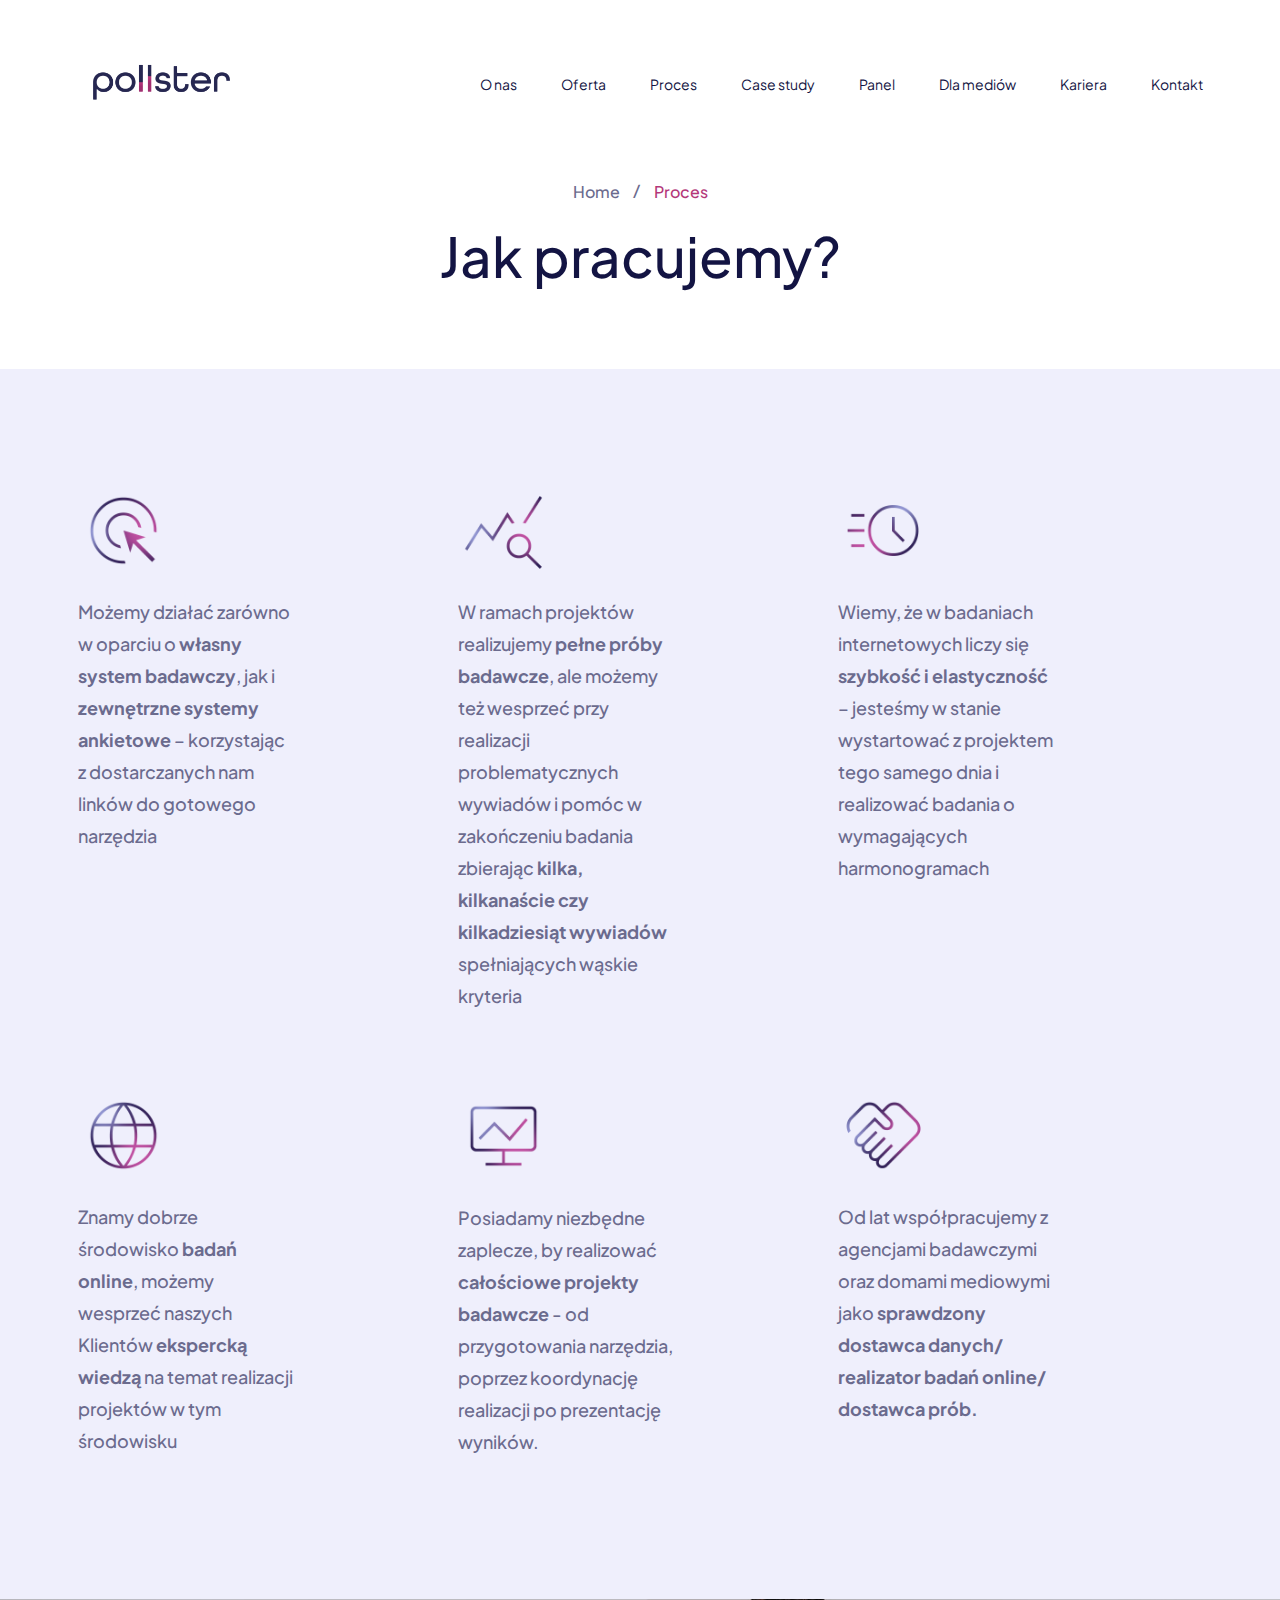
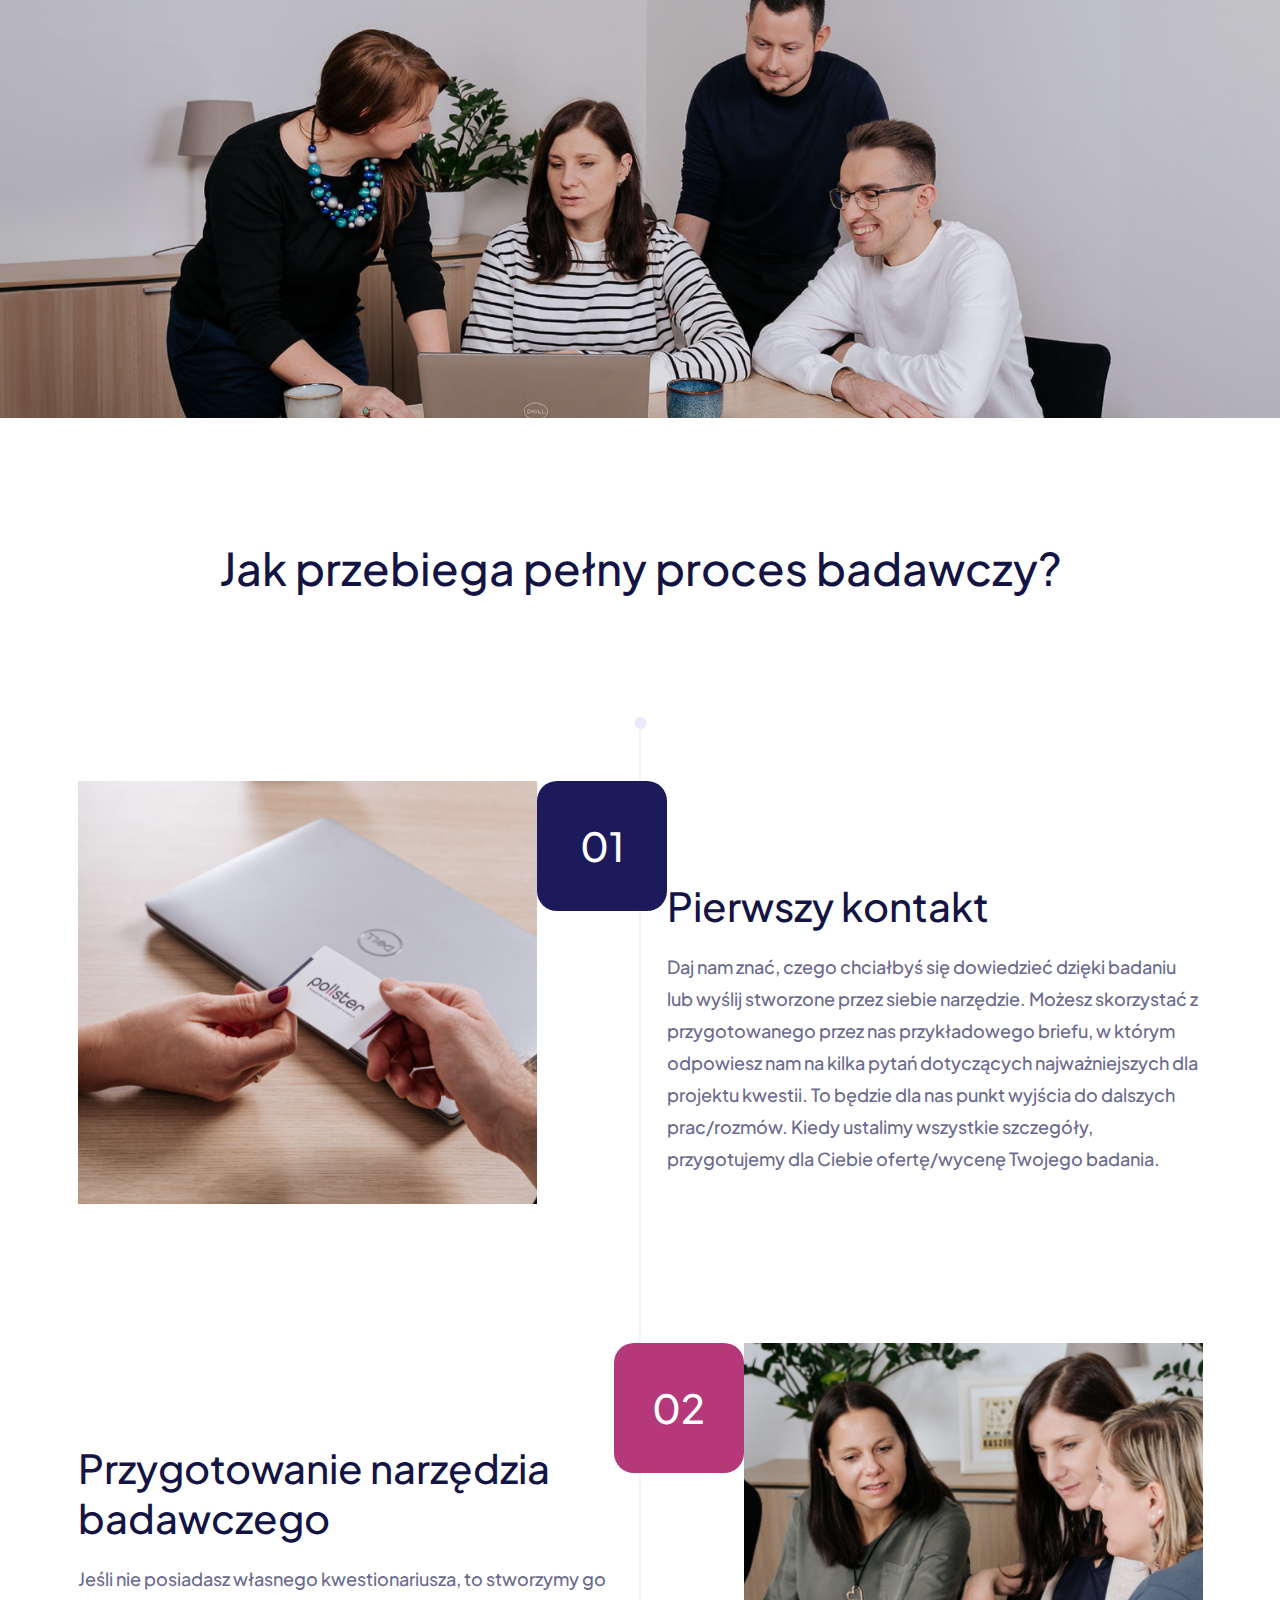
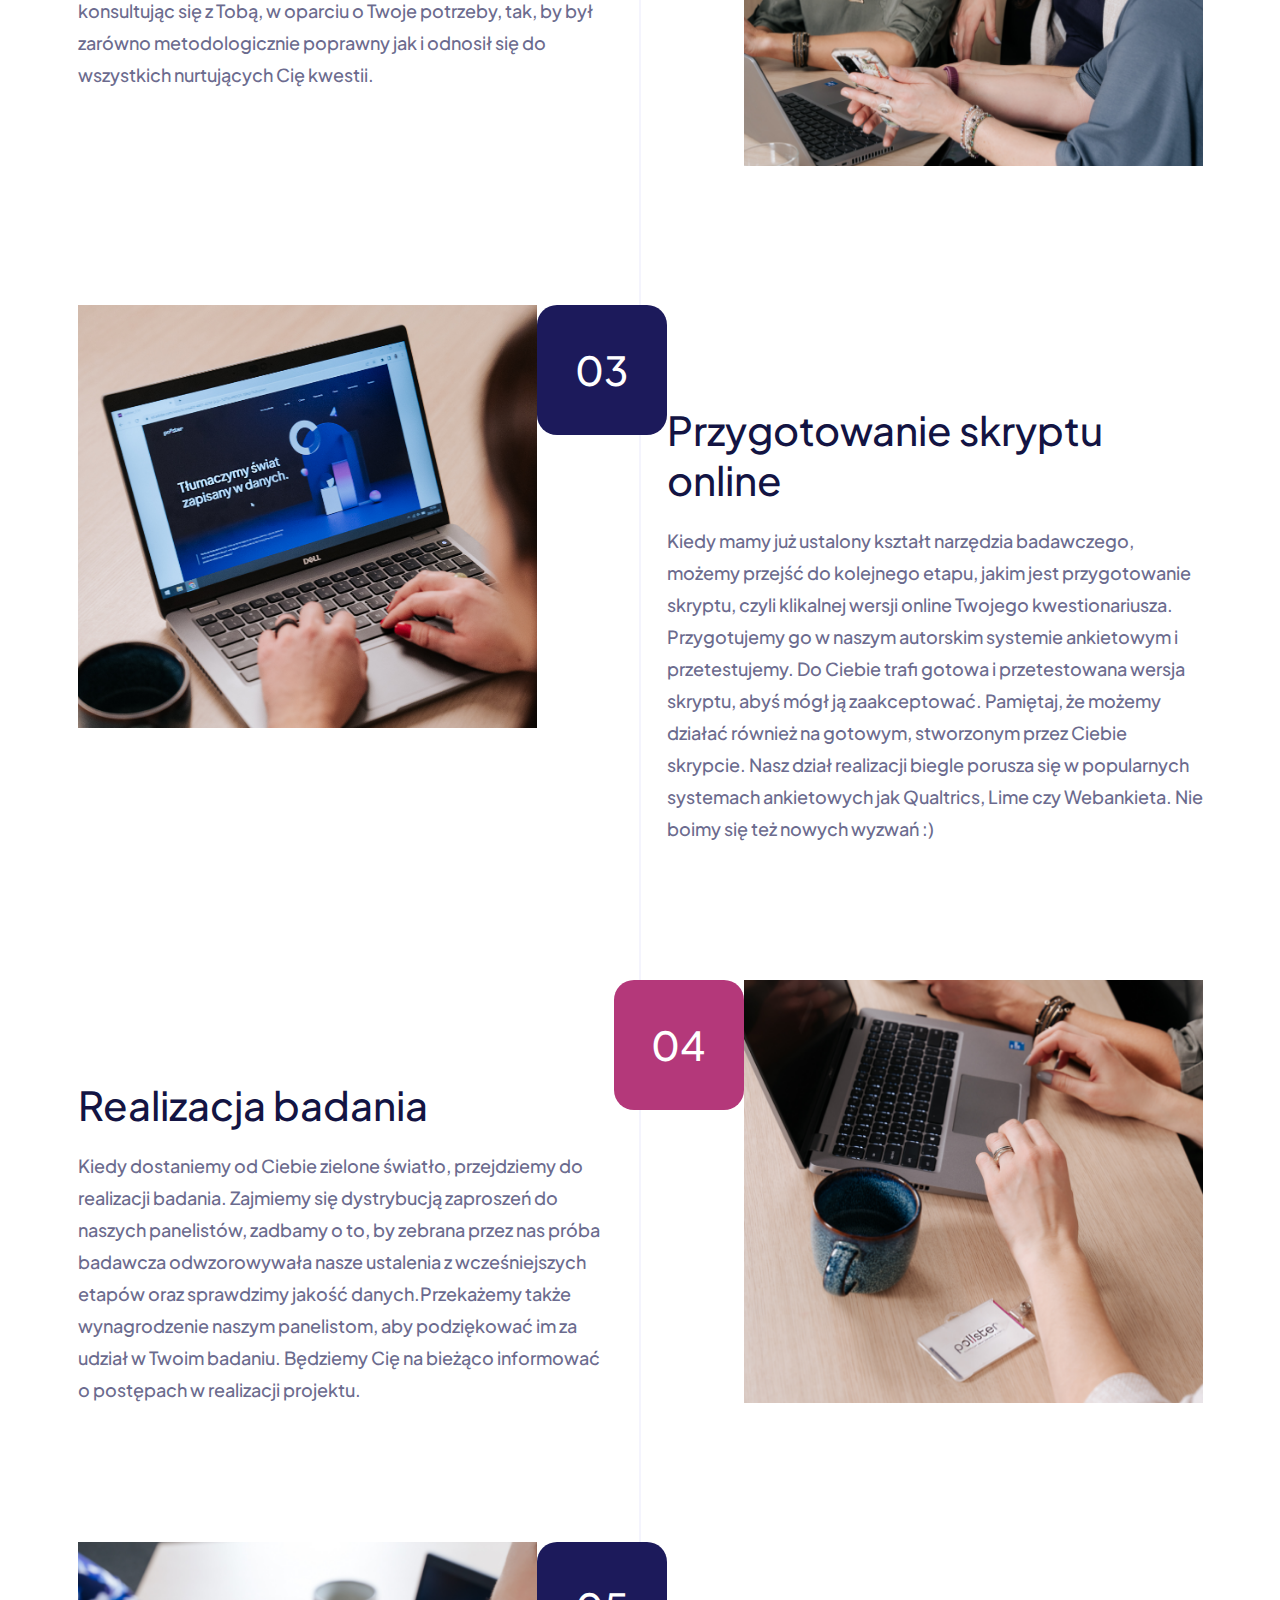
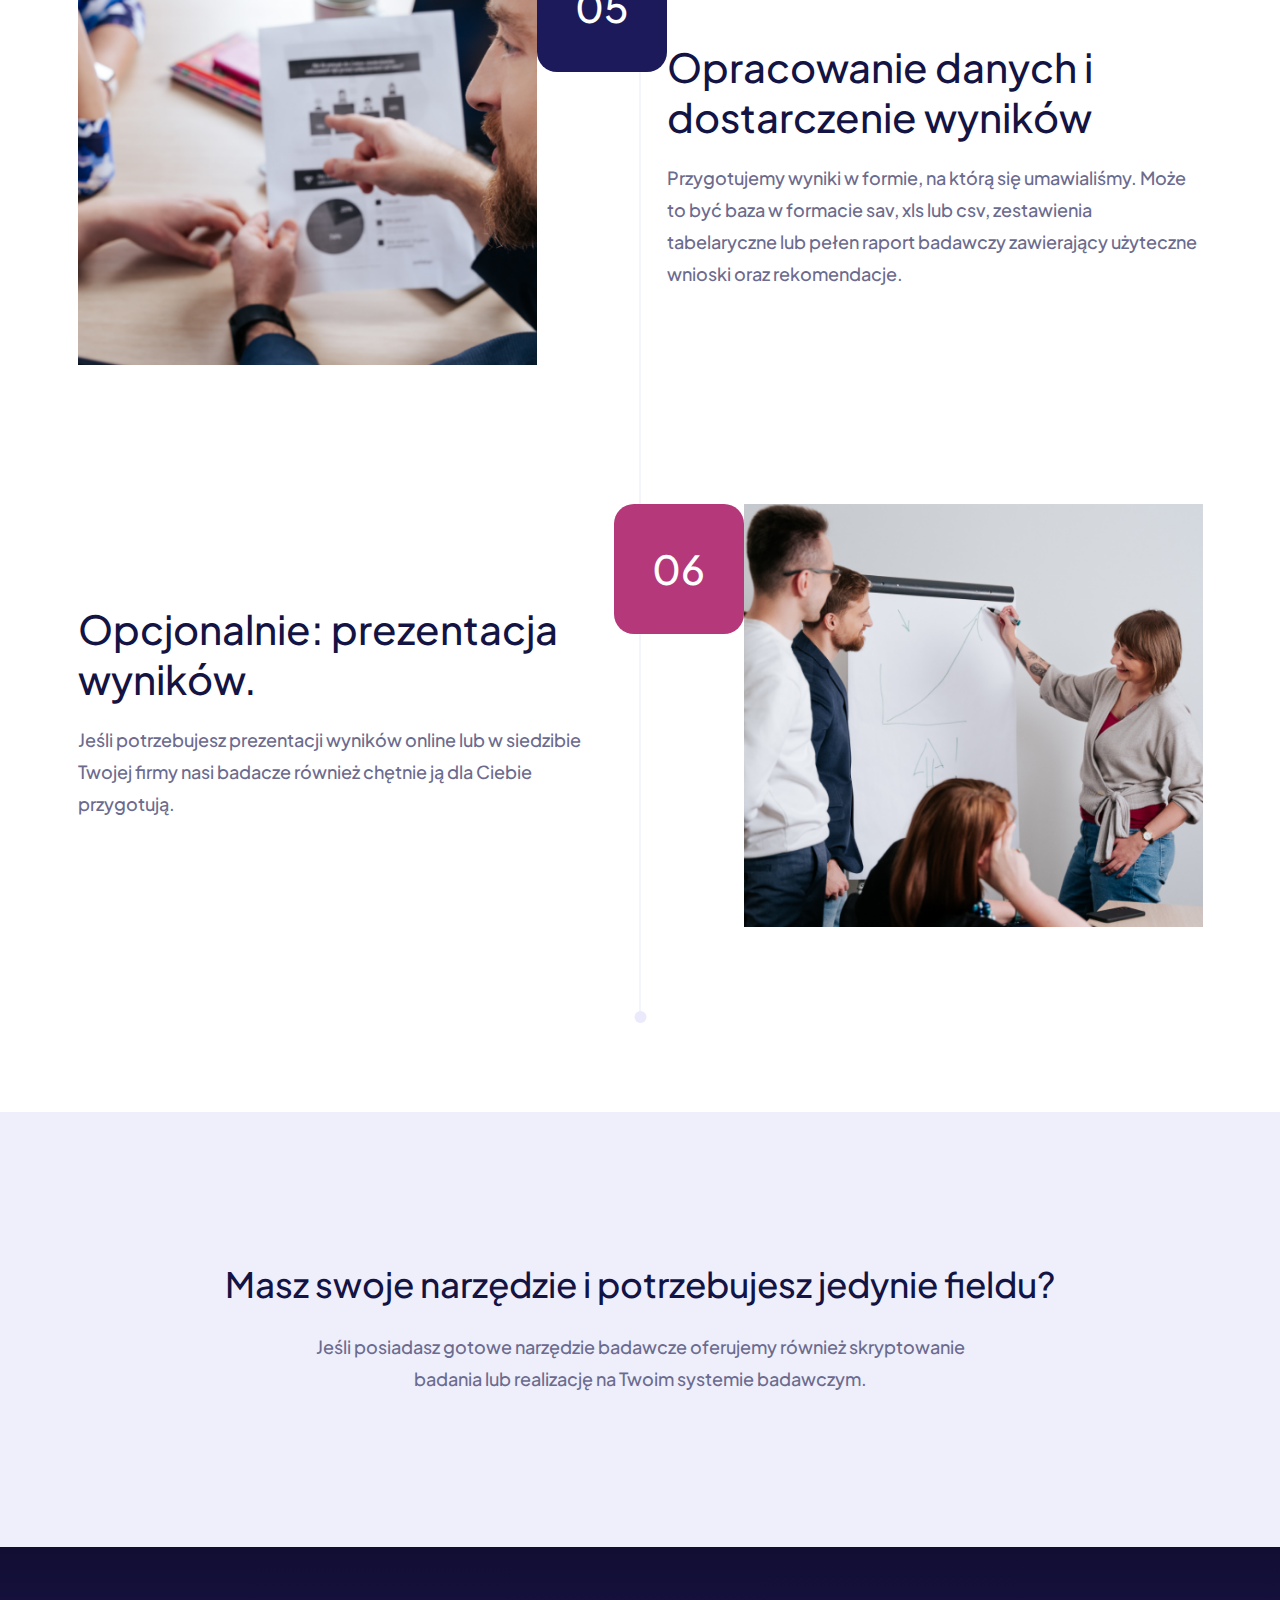
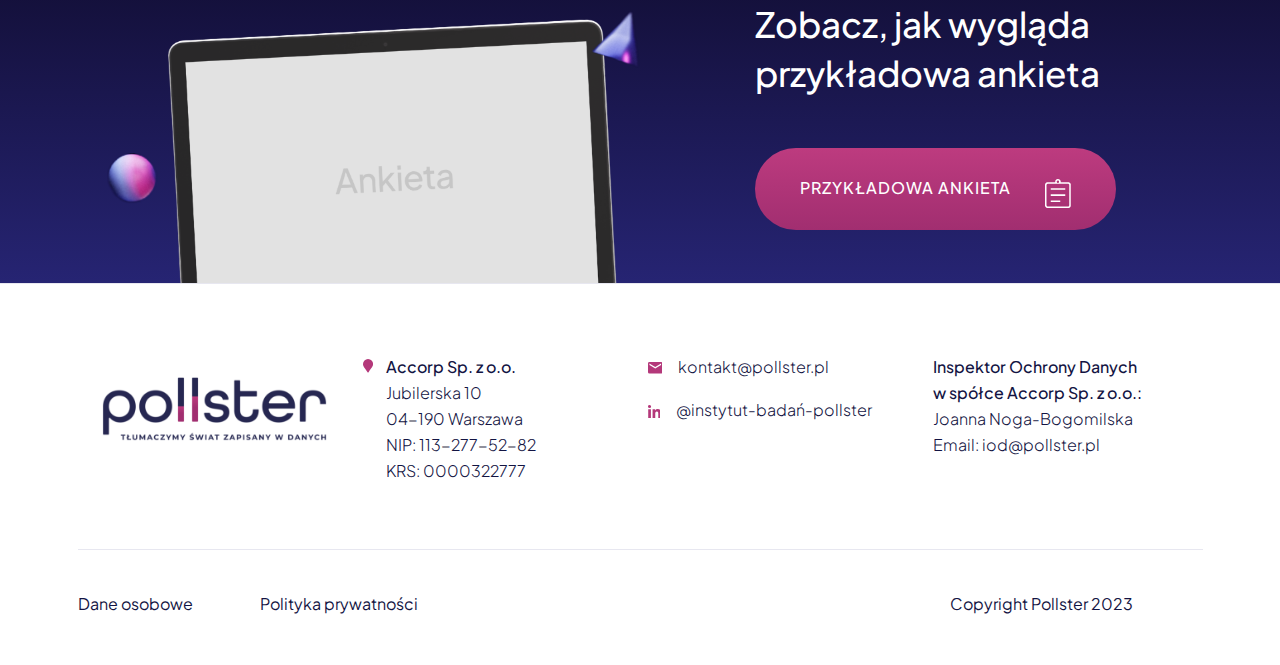
<file: page-7.html>
<!DOCTYPE html>
<html lang="en">

<head>
  <meta charset="utf-8">
  <meta http-equiv="X-UA-Compatible" content="IE=edge">
  <meta name="viewport" content="width=device-width, initial-scale=1">
  <title>Html Template</title>
  <link rel="stylesheet" href="assets/css/bootstrap.min.css">
  <link rel="stylesheet" href="assets/fonts/fontawesome-pro-5.0.6/css/fontawesome-all.min.css">
  <link rel="stylesheet" href="assets/css/style.css">
  <link rel="stylesheet" href="assets/css/responsive.css">
</head>

<body>
  <!-- header area start -->
  <header class="header-section header-transparent">
    <div class="desktop-menu  d-none d-lg-block">
      <div class="container">
        <div class="header-wrapper">
          <a href="index.html" class="header-logo"><img src="assets/images/logo/logo-black.png" alt="logo"></a>
          <a href="index.html" class="header-logo white-logo d-none"><img
              src="assets/images/logo/pollster_light_rgb.svg" alt="logo"></a>
          <div class="main-menu-wrapper">
            <ul class="main-menu">
              <li><a href="#">O nas</a></li>
              <li><a href="#">Oferta</a></li>
              <li><a href="#">Proces</a></li>
              <li><a href="#">Case study</a></li>
              <li><a href="#">Panel</a></li>
              <li><a href="#">Dla mediów</a></li>
              <li><a href="#">Kariera</a></li>
              <li><a href="#">Kontakt</a></li>
            </ul>
          </div>
        </div>
      </div>
    </div>
    <section class="mobile-menu-area d-block d-lg-none">
      <div class="mobile-topbar">
        <div class="container">
          <div class="d-flex justify-content-between align-items-center">
            <div class="logo">
              <a href="index-2.html"><img src="assets/images/logo/pollster_light_rgb.svg" alt="logo"></a>
            </div>
            <div class="bars">
              <i class="fas fa-bars"></i>
            </div>
          </div>
        </div>
      </div>
      <div class="mobile-menu-overlay"></div>
      <div class="mobile-menu-main">
        <div class="logo">
          <a href="index.html"><img src="assets/images/logo/pollster_light_rgb.svg" width="140" alt="logo"></a>
        </div>
        <div class="close-mobile-menu"><i class="fas fa-times"></i></div>
        <div class="menu-body">
          <div class="menu-list">
            <ul class="list-unstyled">
              <li><a href="#">O nas</a></li>
              <li><a href="#">Oferta</a></li>
              <li><a href="#">Proces</a></li>
              <li><a href="#">Case study</a></li>
              <li><a href="#">Panel</a></li>
              <li><a href="#">Dla mediów</a></li>
              <li><a href="#">Kariera</a></li>
              <li><a href="#">Kontakt</a></li>
            </ul>
          </div>
        </div>
      </div>
    </section>
  </header>
  <!-- header area end -->
  <!-- breadcrumb area start -->
  <section class="bread-crumb-area">
    <div class="container">
      <ul class="list-unstyled">
        <li><a href="index.html">Home</a></li>
        <li>Proces</li>
      </ul>
      <div class="text text-center">
        <h1 class="title">Jak pracujemy?</h1>
      </div>
    </div>
  </section>
  <!-- breadcrumb area end -->
  <!-- Jak  area start -->
  <section class="Jak-area">
    <div class="icon-box-main">
      <div class="container">
        <div class="row">
          <div class="col-lg-4">
            <div class="icon-item">
              <div class="icon">
                <img src="assets/images/icons/jak-icon-1.png" alt="icon-box">
              </div>
              <div class="text">
                <p>Możemy działać zarówno w oparciu o <b>własny system badawczy</b>, jak i <b>zewnętrzne systemy
                    ankietowe</b> – korzystając z dostarczanych nam linków do gotowego narzędzia
                </p>
              </div>
            </div>
          </div>
          <div class="col-lg-4">
            <div class="icon-item">
              <div class="icon">
                <img src="assets/images/icons/jak-icon-2.png" alt="icon-box">
              </div>
              <div class="text">
                <p>W ramach projektów realizujemy <b>pełne próby badawcze</b>, ale możemy też wesprzeć przy realizacji
                  problematycznych wywiadów i pomóc w zakończeniu badania zbierając <b>kilka, kilkanaście czy
                    kilkadziesiąt wywiadów</b> spełniających wąskie kryteria
                </p>
              </div>
            </div>
          </div>
          <div class="col-lg-4">
            <div class="icon-item">
              <div class="icon">
                <img src="assets/images/icons/jak-icon-3.1.png" alt="icon-box">
              </div>
              <div class="text">
                <p>Wiemy, że w badaniach internetowych liczy się <b>szybkość i elastyczność</b> – jesteśmy w stanie
                  wystartować z projektem tego samego dnia i realizować badania o wymagających harmonogramach
                </p>
              </div>
            </div>
          </div>
          <div class="col-lg-4">
            <div class="icon-item">
              <div class="icon">
                <img src="assets/images/icons/jak-icon-4.png" alt="icon-box">
              </div>
              <div class="text">
                <p>Znamy dobrze środowisko <b>badań online</b>, możemy wesprzeć naszych Klientów <b>ekspercką wiedzą</b>
                  na temat realizacji projektów w tym środowisku
                </p>
              </div>
            </div>
          </div>
          <div class="col-lg-4">
            <div class="icon-item">
              <div class="icon">
                <img src="assets/images/icons/jak-icon-5.png" alt="icon-box">
              </div>
              <div class="text">
                <p>Posiadamy niezbędne zaplecze, by realizować <b>całościowe projekty badawcze</b> - od przygotowania
                  narzędzia, poprzez koordynację realizacji po prezentację wyników.
                </p>
              </div>
            </div>
          </div>
          <div class="col-lg-4">
            <div class="icon-item">
              <div class="icon">
                <img src="assets/images/icons/jak-icon-6.png" alt="icon-box">
              </div>
              <div class="text">
                <p>Od lat współpracujemy z agencjami badawczymi oraz domami mediowymi jako <b>sprawdzony dostawca
                    danych/ realizator badań online/ dostawca prób.</b>
                </p>
              </div>
            </div>
          </div>
        </div>
      </div>
    </div>
    <div class="middle-banner">
      <img src="assets/images/img/jsk-middle-banner.png" alt="jsk-middle-banner" class="img-fluid w-100">
    </div>
    <div class="number-of-list-info">
      <div class="container">
        <h3 class="maintitle">Jak przebiega pełny proces badawczy?</h3>
        <div class="row">
          <div class="col-xxl-10 mx-auto">
            <div class="list-info-main">
              <span class="line"></span>
              <div class="info-item">
                <div class="img">
                  <img src="assets/images/img/jsk-list-img-1.png" alt="jsk-list-img" class="img-fluid w-100">
                </div>
                <div class="number">01</div>
                <div class="text">
                  <h4 class="title">Pierwszy kontakt</h4>
                  <p>Daj nam znać, czego chciałbyś się dowiedzieć dzięki badaniu lub wyślij stworzone przez siebie
                    narzędzie. Możesz skorzystać z przygotowanego przez nas przykładowego briefu, w którym odpowiesz nam
                    na
                    kilka pytań dotyczących najważniejszych dla projektu kwestii. To będzie dla nas punkt wyjścia do
                    dalszych prac/rozmów. Kiedy ustalimy wszystkie szczegóły, przygotujemy dla Ciebie ofertę/wycenę
                    Twojego
                    badania.
                  </p>
                </div>
              </div>
              <div class="info-item">
                <div class="img">
                  <img src="assets/images/img/jsk-list-img-2.png" alt="jsk-list-img" class="img-fluid w-100">
                </div>
                <div class="number">02</div>
                <div class="text">
                  <h4 class="title">Przygotowanie narzędzia badawczego</h4>
                  <p>Jeśli nie posiadasz własnego kwestionariusza, to stworzymy go konsultując się z Tobą, w oparciu o
                    Twoje
                    potrzeby, tak, by był zarówno metodologicznie poprawny jak i odnosił się do wszystkich nurtujących
                    Cię
                    kwestii.
                  </p>
                </div>
              </div>
              <div class="info-item">
                <div class="img">
                  <img src="assets/images/img/jsk-list-img-3.png" alt="jsk-list-img" class="img-fluid w-100">
                </div>
                <div class="number">03</div>
                <div class="text">
                  <h4 class="title">Przygotowanie
                    skryptu online
                  </h4>
                  <p>Kiedy mamy już ustalony kształt narzędzia badawczego, możemy przejść do kolejnego etapu, jakim jest
                    przygotowanie skryptu, czyli klikalnej wersji online Twojego kwestionariusza. Przygotujemy go w
                    naszym
                    autorskim systemie ankietowym i przetestujemy. Do Ciebie trafi gotowa i przetestowana wersja
                    skryptu,
                    abyś mógł ją zaakceptować. Pamiętaj, że możemy działać również na gotowym, stworzonym przez Ciebie
                    skrypcie. Nasz dział realizacji biegle porusza się w popularnych systemach ankietowych jak
                    Qualtrics,
                    Lime czy Webankieta. Nie boimy się też nowych wyzwań :)
                  </p>
                </div>
              </div>
              <div class="info-item">
                <div class="img">
                  <img src="assets/images/img/jsk-list-img-4.png" alt="jsk-list-img" class="img-fluid w-100">
                </div>
                <div class="number">04</div>
                <div class="text">
                  <h4 class="title">Realizacja badania
                  </h4>
                  <p>Kiedy dostaniemy od Ciebie zielone światło, przejdziemy do realizacji badania. Zajmiemy się
                    dystrybucją zaproszeń do naszych panelistów, zadbamy o to, by zebrana przez nas próba badawcza
                    odwzorowywała nasze ustalenia z wcześniejszych etapów oraz sprawdzimy jakość danych.Przekażemy także
                    wynagrodzenie naszym panelistom, aby podziękować im za udział w Twoim badaniu. Będziemy Cię na
                    bieżąco informować o postępach w realizacji projektu.
                  </p>
                </div>
              </div>
              <div class="info-item">
                <div class="img">
                  <img src="assets/images/img/jsk-list-img-5.png" alt="jsk-list-img" class="img-fluid w-100">
                </div>
                <div class="number">05</div>
                <div class="text">
                  <h4 class="title">Opracowanie danych i dostarczenie wyników
                  </h4>
                  <p>Przygotujemy wyniki w formie, na którą się umawialiśmy. Może to być baza w formacie sav, xls lub
                    csv, zestawienia tabelaryczne lub pełen raport badawczy zawierający użyteczne wnioski oraz
                    rekomendacje.
                  </p>
                </div>
              </div>
              <div class="info-item">
                <div class="img">
                  <img src="assets/images/img/jsk-list-img-6.png" alt="jsk-list-img" class="img-fluid w-100">
                </div>
                <div class="number">06</div>
                <div class="text">
                  <h4 class="title">Opcjonalnie:
                    prezentacja wyników.
                  </h4>
                  <p>Jeśli potrzebujesz prezentacji wyników online lub w siedzibie Twojej firmy nasi badacze również
                    chętnie ją dla Ciebie przygotują.
                  </p>
                </div>
              </div>
            </div>
          </div>
        </div>
      </div>
    </div>
    <div class="masz-text-area">
      <div class="container">
        <div class="text text-center">
          <h3 class="title">Masz swoje narzędzie i potrzebujesz jedynie fieldu?
          </h3>
          <p class="p-white">Jeśli posiadasz gotowe narzędzie badawcze oferujemy również skryptowanie badania lub realizację na Twoim systemie badawczym.
          </p>
        </div>
      </div>
    </div>
    <div class="zobacz-banner-area position-relative">
      <img src="assets/images/img/zobacz-banner.png" alt="zobacz-banner" class="img-fluid w-100">
      <div class="container ">
        <div class="text">
          <div class="row">
            <div class="col-lg-5 ms-auto">
              <h4 class="title">Zobacz, jak wygląda przykładowa ankieta </h4>
              <a href="#" class="dn-btn">PRZYKŁADOWA ANKIETA <img src="assets/images/icons/zb-icon.png" alt="dn"></a>
            </div>
          </div>
        </div>
      </div>
    </div>
  </section>
  <!-- Jak  area end -->
  <!-- footer area start -->
  <footer class="footer-area">
    <div class="container">
      <div class="row g-4">
        <div class="col-lg-3 col-md-6">
          <div class="footer-widget">
            <a href="#"><img src="assets/images/logo/footer-logo.png" alt="footer-logo"></a>
          </div>
        </div>
        <div class="col-lg-3 col-md-6">
          <div class="footer-widget">
            <div class="d-flex">
              <div class="icon">
                <svg xmlns="http://www.w3.org/2000/svg" width="10.095" height="13.46" viewBox="0 0 10.095 13.46">
                  <path id="Icon_awesome-map-marker" data-name="Icon awesome-map-marker"
                    d="M4.529,13.189C.709,7.651,0,7.083,0,5.048a5.048,5.048,0,0,1,10.1,0c0,2.035-.709,2.6-4.529,8.141a.631.631,0,0,1-1.038,0Z"
                    fill="#b4387a" />
                </svg>
              </div>
              <p>Accorp Sp. z o.o. <br>
                <span>
                  Jubilerska 10 <br>
                  04-190 Warszawa <br>
                  NIP: 113-277-52-82 <br>
                  KRS: 0000322777
                </span></p>
            </div>
          </div>
        </div>
        <div class="col-lg-3 col-md-6">
          <div class="footer-widget mail_">
            <ul>
              <li>
                <div class="icon">
                  <svg xmlns="http://www.w3.org/2000/svg" width="14.512" height="11.61" viewBox="0 0 14.512 11.61">
                    <path id="Icon_material-email" data-name="Icon material-email"
                      d="M16.061,6H4.451A1.449,1.449,0,0,0,3.007,7.451L3,16.159A1.455,1.455,0,0,0,4.451,17.61h11.61a1.455,1.455,0,0,0,1.451-1.451V7.451A1.455,1.455,0,0,0,16.061,6Zm0,2.9-5.8,3.628L4.451,8.9V7.451l5.8,3.628,5.8-3.628Z"
                      transform="translate(-3 -6)" fill="#b4387a" />
                  </svg>
                </div>
                <div class="text">
                  <p><span><a href="mailto:kontakt@pollster.pl">kontakt@pollster.pl</a></span></p>
                </div>
              </li>
              <li>
                <div class="icon">
                  <svg xmlns="http://www.w3.org/2000/svg" width="12.958" height="12.958" viewBox="0 0 12.958 12.958">
                    <path id="Icon_awesome-linkedin-in" data-name="Icon awesome-linkedin-in"
                      d="M2.9,12.958H.214V4.307H2.9ZM1.556,3.127A1.563,1.563,0,1,1,3.112,1.557,1.569,1.569,0,0,1,1.556,3.127Zm11.4,9.831H10.274V8.747c0-1-.02-2.291-1.4-2.291-1.4,0-1.611,1.09-1.611,2.218v4.284H4.583V4.307H7.16v1.18H7.2a2.823,2.823,0,0,1,2.542-1.4c2.719,0,3.219,1.79,3.219,4.116v4.752Z"
                      transform="translate(0 -0.001)" fill="#b4387a" />
                  </svg>
                </div>
                <div class="text">
                  <p><span>@instytut-badań-pollster</span></p>
                </div>
              </li>
            </ul>
          </div>
        </div>
        <div class="col-lg-3 col-md-6">
          <div class="footer-widget">
            <p>Inspektor Ochrony Danych <br>
              w spółce Accorp Sp. z o.o.: <br>
              <span>Joanna Noga-Bogomilska <br>
                Email: <a href="mailto:iod@pollster.pl">iod@pollster.pl</a></span></p>
          </div>
        </div>
      </div>
      <div class="footer-btm">
        <div class="row">
          <div class="col-lg-6 col-md-7">
            <div class="text">
              <a href="#">Dane osobowe</a>
              <a href="#">Polityka prywatności</a>
            </div>
          </div>
          <div class="col-lg-6 col-md-5">
            <div class="text text-end">
              <p>Copyright Pollster 2023 </p>
            </div>
          </div>
        </div>
      </div>
    </div>
  </footer>
  <!-- footer area end -->

  <!-- scroll top area start -->
  <button class="scroll-to-top">
    <i class="fas fa-angle-up"></i>
  </button>
  <!-- scroll top area end -->

  <script src="assets/js/bootstrap.bundle.min.js"></script>
  <script src="assets/js/theme.js"></script>
</body>

</html>
</file>
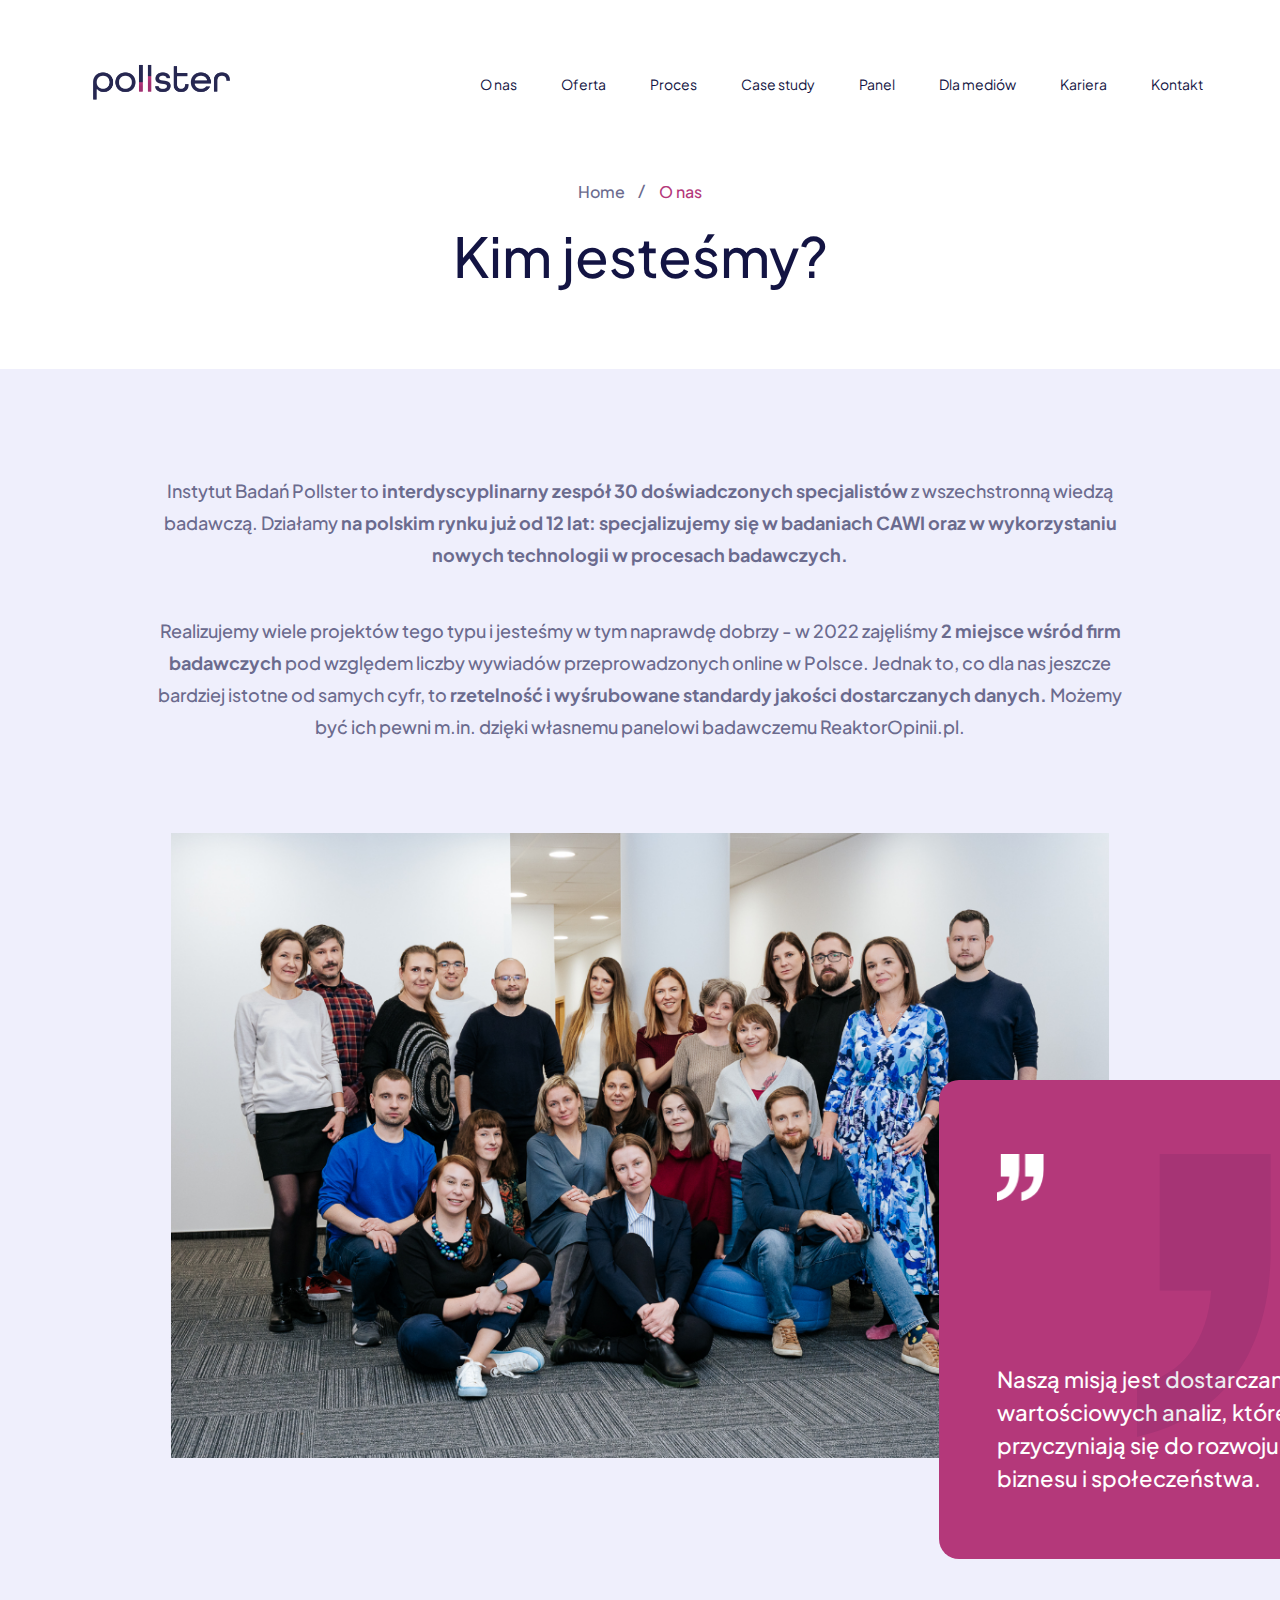
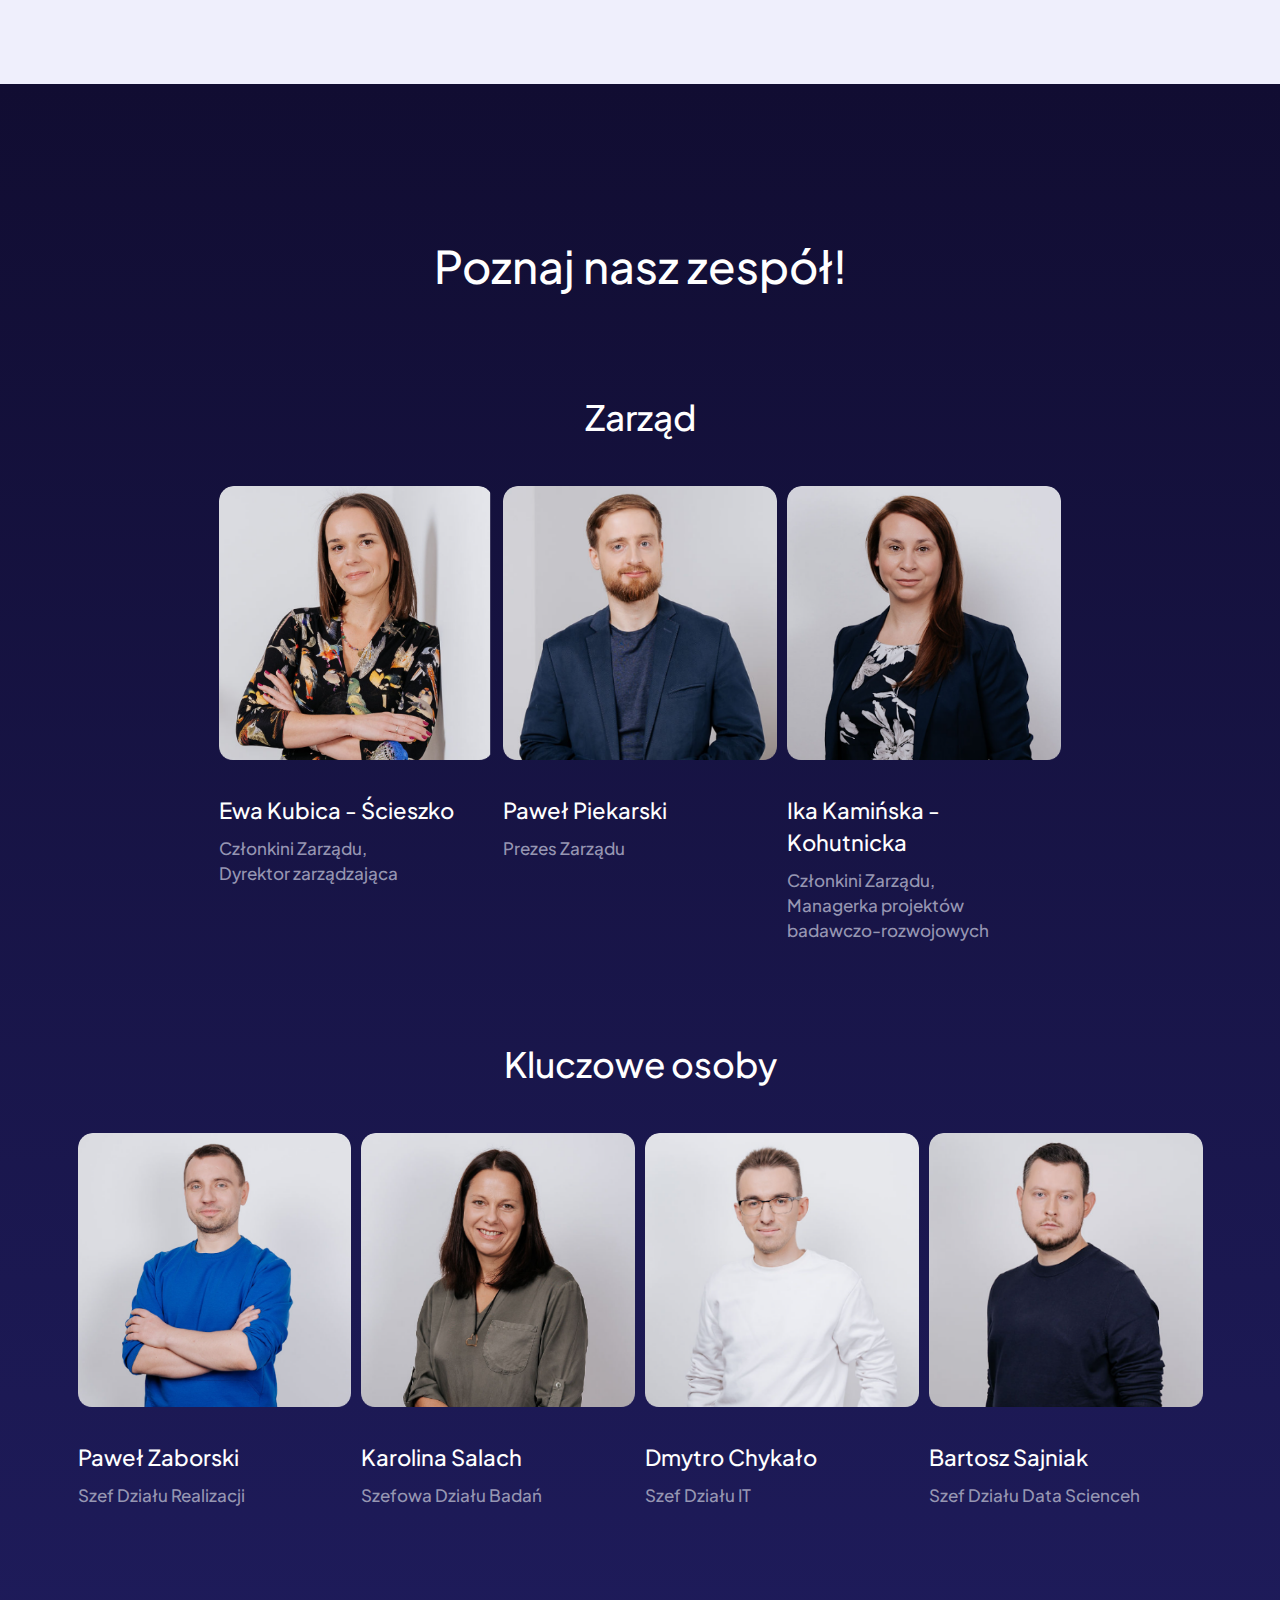
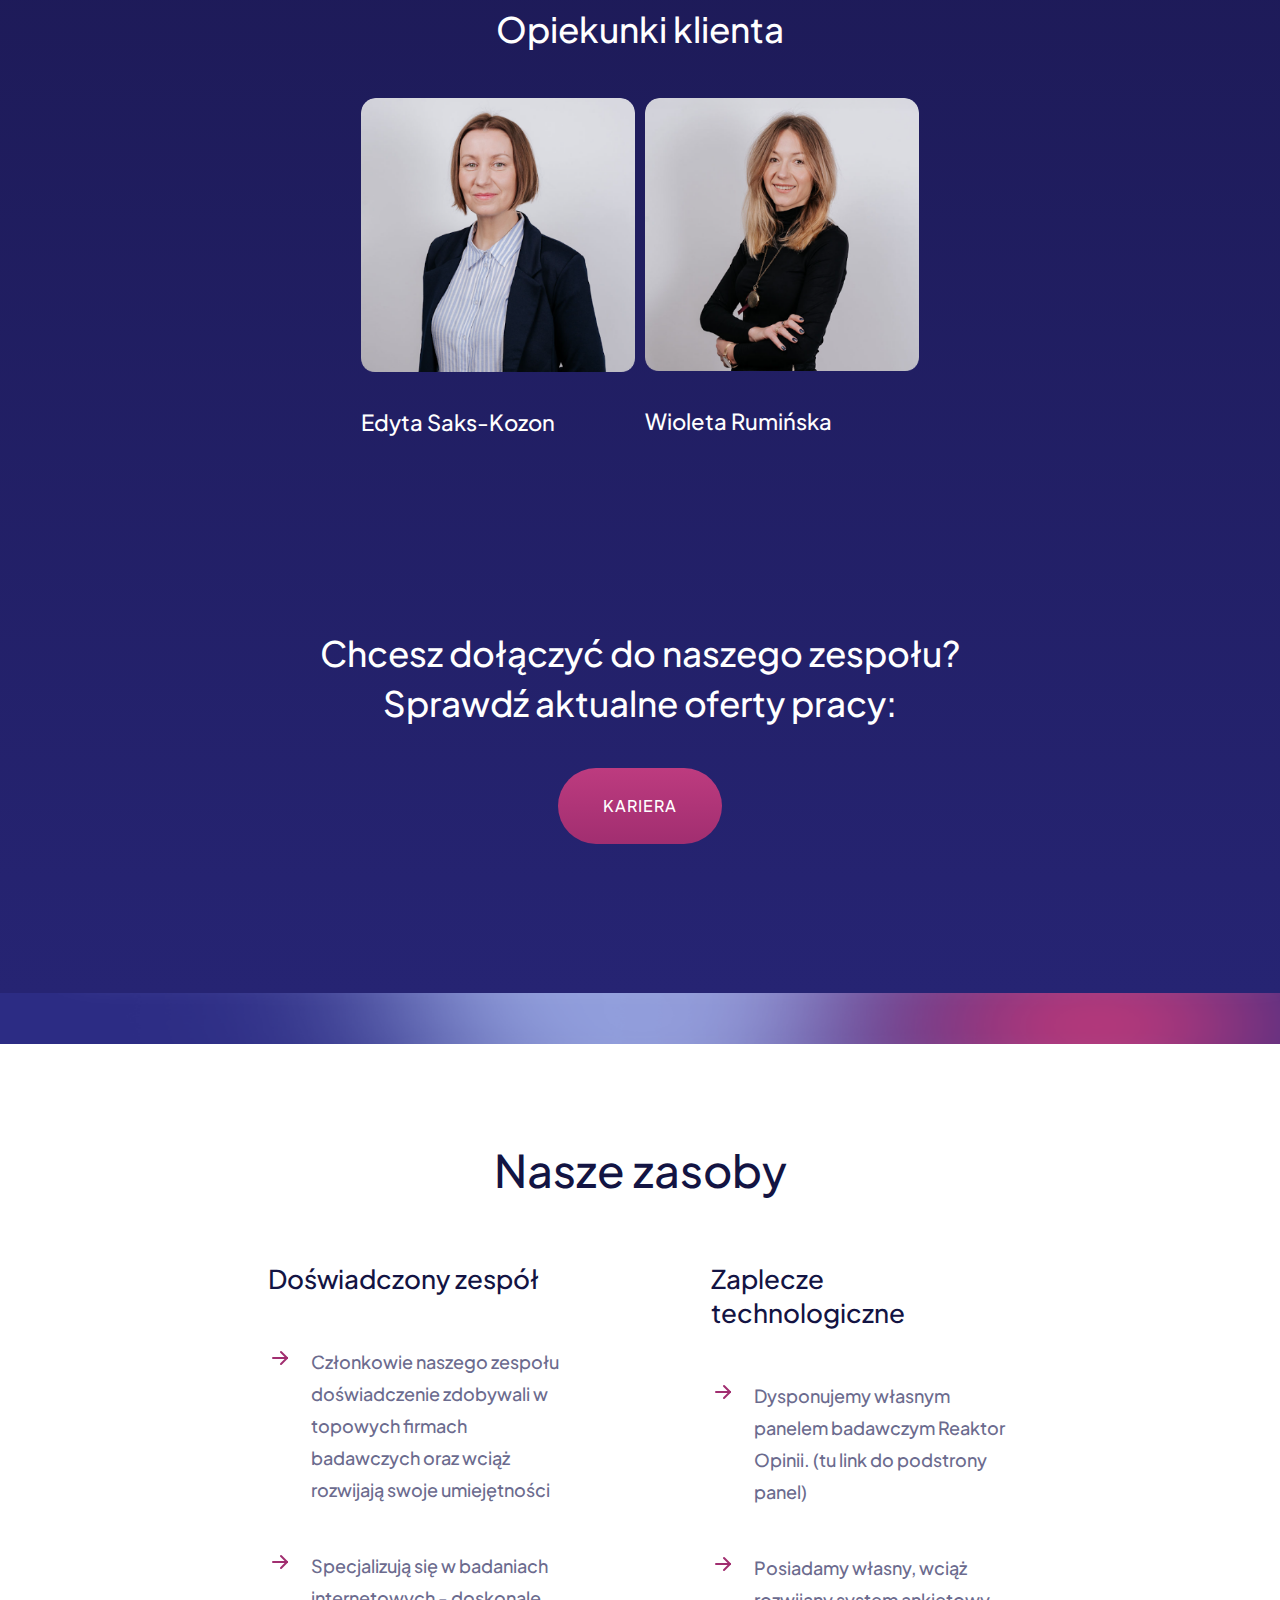
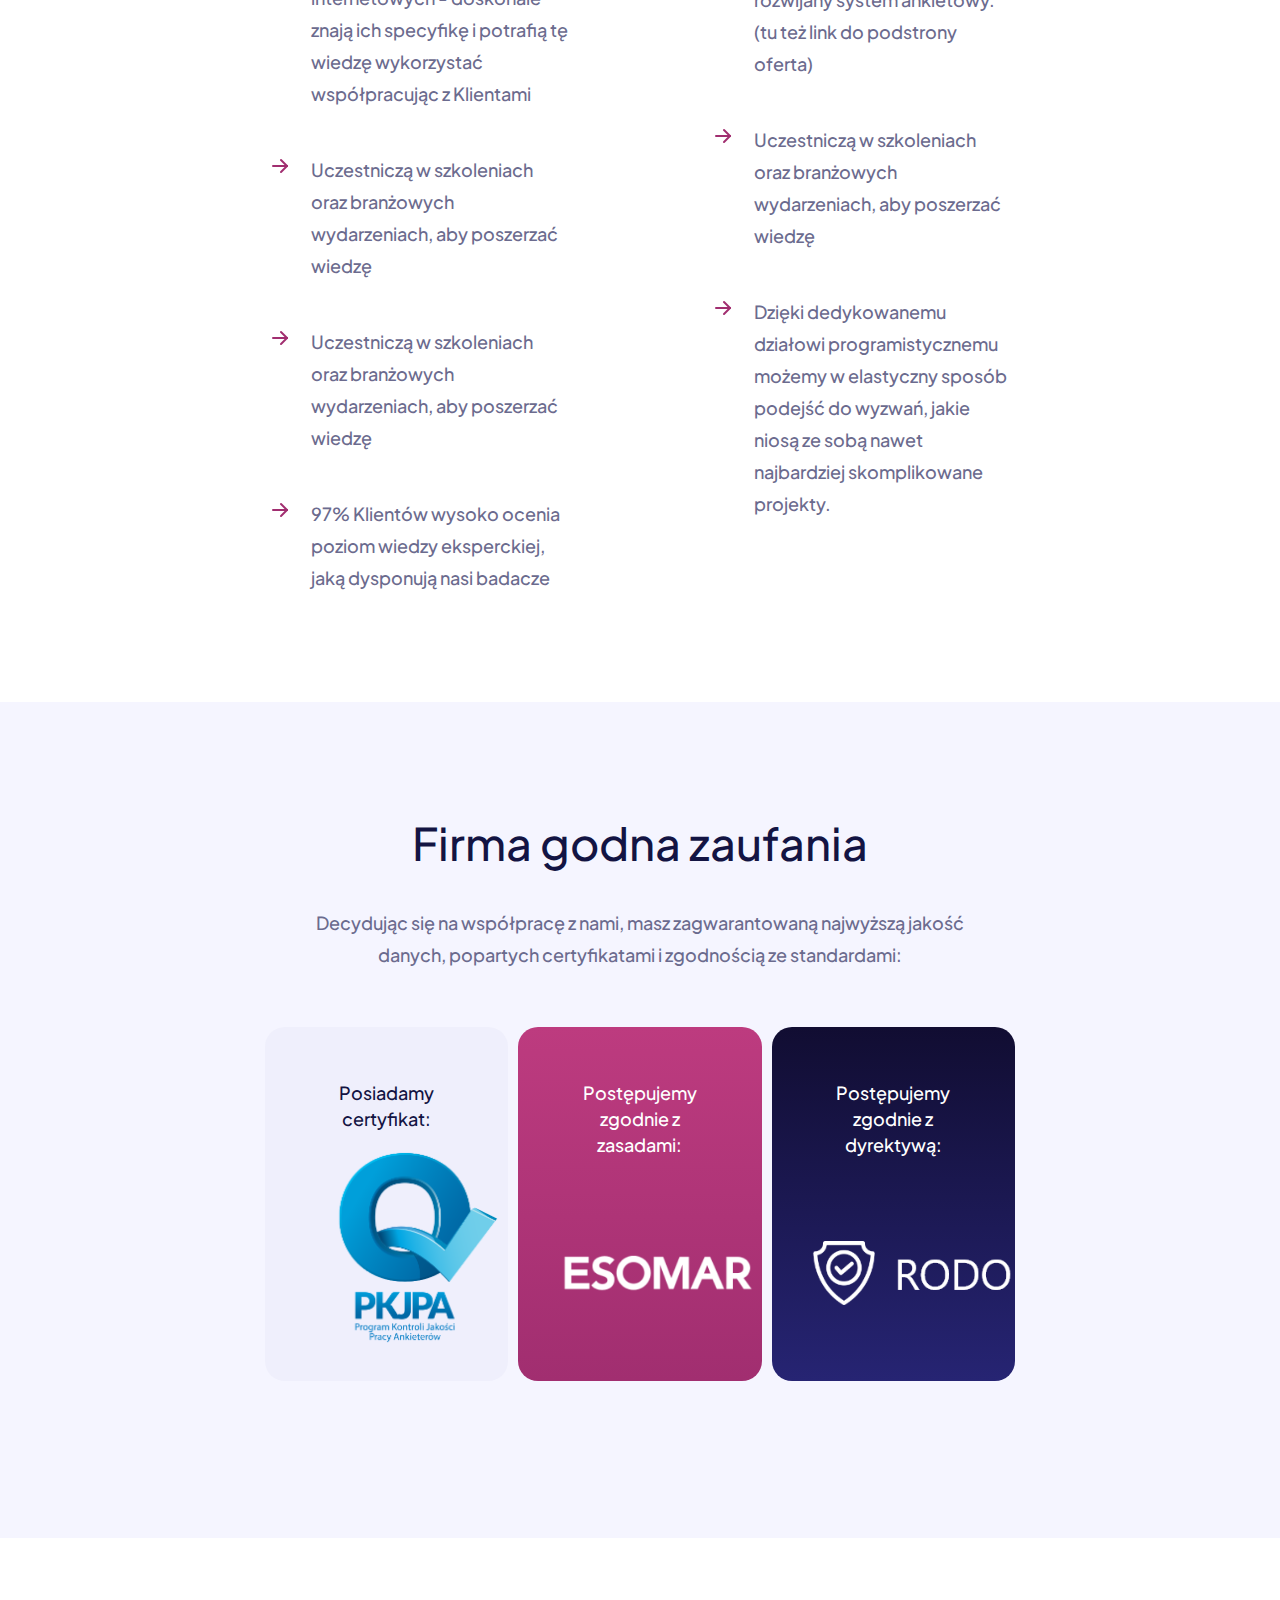
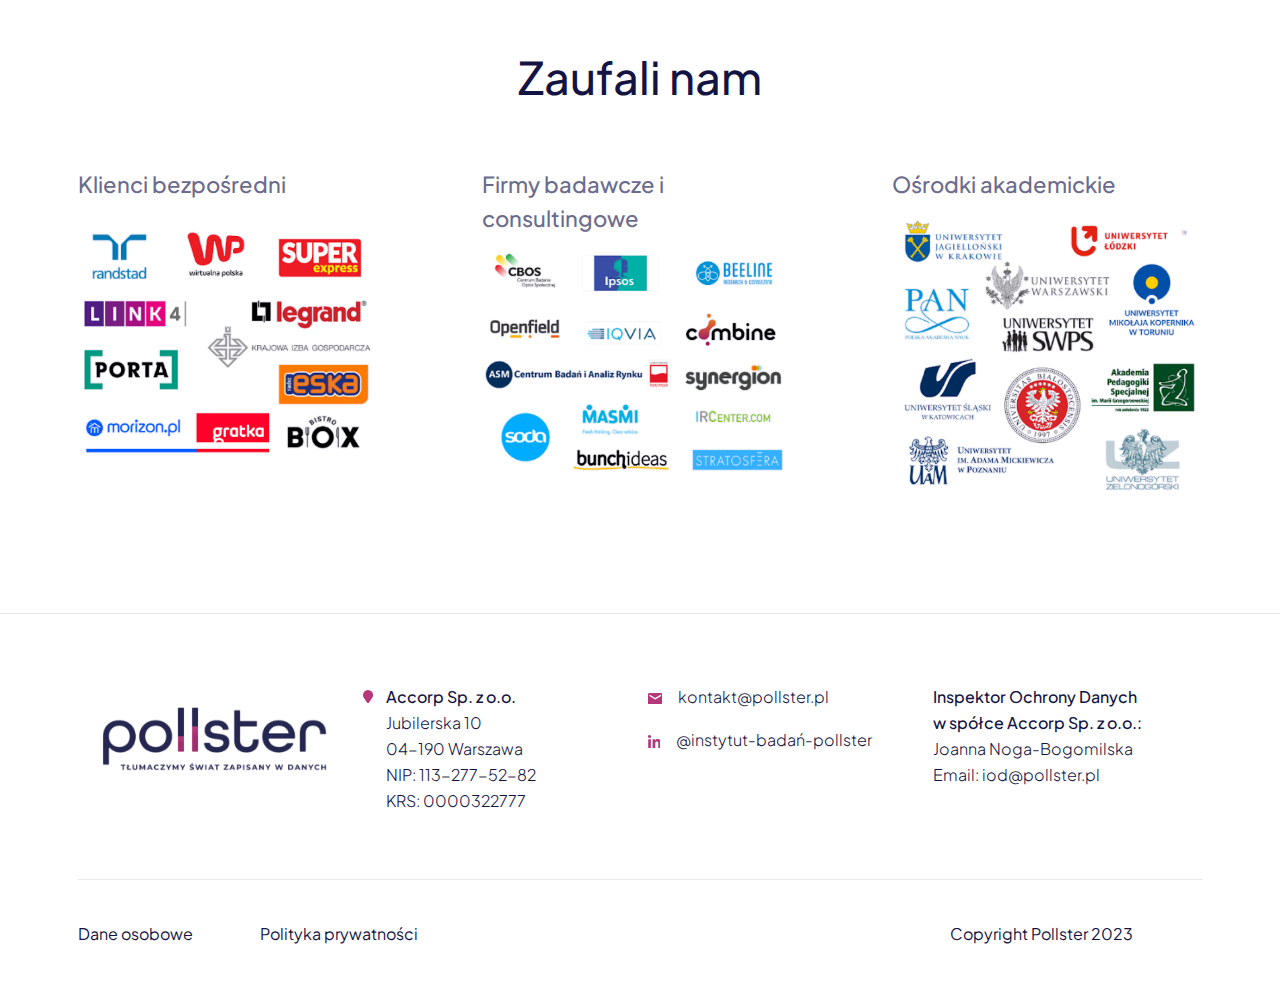
<file: page-8.html>
<!DOCTYPE html>
<html lang="en">

<head>
  <meta charset="utf-8">
  <meta http-equiv="X-UA-Compatible" content="IE=edge">
  <meta name="viewport" content="width=device-width, initial-scale=1">
  <title>Html Template</title>
  <link rel="stylesheet" href="assets/css/bootstrap.min.css">
  <link rel="stylesheet" href="assets/fonts/fontawesome-pro-5.0.6/css/fontawesome-all.min.css">
  <link rel="stylesheet" href="assets/css/style.css">
  <link rel="stylesheet" href="assets/css/responsive.css">
</head>

<body>
  <!-- header area start -->
  <header class="header-section header-transparent">
    <div class="desktop-menu  d-none d-lg-block">
      <div class="container">
        <div class="header-wrapper">
          <a href="index.html" class="header-logo"><img src="assets/images/logo/logo-black.png" alt="logo"></a>
          <a href="index.html" class="header-logo white-logo d-none"><img
              src="assets/images/logo/pollster_light_rgb.svg" alt="logo"></a>
          <div class="main-menu-wrapper">
            <ul class="main-menu">
              <li><a href="#">O nas</a></li>
              <li><a href="#">Oferta</a></li>
              <li><a href="#">Proces</a></li>
              <li><a href="#">Case study</a></li>
              <li><a href="#">Panel</a></li>
              <li><a href="#">Dla mediów</a></li>
              <li><a href="#">Kariera</a></li>
              <li><a href="#">Kontakt</a></li>
            </ul>
          </div>
        </div>
      </div>
    </div>
    <section class="mobile-menu-area d-block d-lg-none">
      <div class="mobile-topbar">
        <div class="container">
          <div class="d-flex justify-content-between align-items-center">
            <div class="logo">
              <a href="index-2.html"><img src="assets/images/logo/pollster_light_rgb.svg" alt="logo"></a>
            </div>
            <div class="bars">
              <i class="fas fa-bars"></i>
            </div>
          </div>
        </div>
      </div>
      <div class="mobile-menu-overlay"></div>
      <div class="mobile-menu-main">
        <div class="logo">
          <a href="index.html"><img src="assets/images/logo/pollster_light_rgb.svg" width="140" alt="logo"></a>
        </div>
        <div class="close-mobile-menu"><i class="fas fa-times"></i></div>
        <div class="menu-body">
          <div class="menu-list">
            <ul class="list-unstyled">
              <li><a href="#">O nas</a></li>
              <li><a href="#">Oferta</a></li>
              <li><a href="#">Proces</a></li>
              <li><a href="#">Case study</a></li>
              <li><a href="#">Panel</a></li>
              <li><a href="#">Dla mediów</a></li>
              <li><a href="#">Kariera</a></li>
              <li><a href="#">Kontakt</a></li>
            </ul>
          </div>
        </div>
      </div>
    </section>
  </header>
  <!-- header area end -->
  <!-- breadcrumb area start -->
  <section class="bread-crumb-area">
    <div class="container">
      <ul class="list-unstyled">
        <li><a href="index.html">Home</a></li>
        <li>O nas</li>
      </ul>
      <div class="text text-center">
        <h1 class="title">Kim jesteśmy?</h1>
      </div>
    </div>
  </section>
  <!-- breadcrumb area end -->
  <!-- Kim area start -->
  <section class="kim-area">
    <div class="top-banner-description">
      <div class="container">
        <div class="des text-center">
          <p class="p-black">Instytut Badań Pollster to <b>interdyscyplinarny zespół 30 doświadczonych specjalistów</b>
            z wszechstronną wiedzą badawczą. Działamy <b>na polskim rynku już od 12 lat: specjalizujemy się w badaniach
              CAWI oraz w wykorzystaniu nowych technologii w procesach badawczych.</b>
          </p>
          <p class="p-black">Realizujemy wiele projektów tego typu i jesteśmy w tym naprawdę dobrzy - w 2022 zajęliśmy
            <b>2 miejsce wśród firm badawczych</b> pod względem liczby wywiadów przeprowadzonych online w Polsce. Jednak
            to, co dla nas jeszcze bardziej istotne od samych cyfr, to <b>rzetelność i wyśrubowane standardy jakości
              dostarczanych danych.</b> Możemy być ich pewni m.in. dzięki własnemu panelowi badawczemu ReaktorOpinii.pl.
          </p>
        </div>
        <div class="col-xl-10 mx-auto">
          <div class="des-banner">
            <img src="assets/images/kim/kim-des-banner.png" alt="kim-des-banner" class="img-fluid w-100">
            <div class="quote-text">
              <img src="assets/images/kim/quote-icon.png" alt="quote-icon" width="47">
              <img src="assets/images/kim/quote.png" class="quote" alt="">
              <p>Naszą misją jest dostarczanie
                wartościowych analiz, które
                przyczyniają się do rozwoju
                biznesu i społeczeństwa.</p>
            </div>
          </div>
        </div>
      </div>
    </div>
    <div class="team-member-area">
      <div class="container">
        <h4 class="team-title text-center">Poznaj nasz zespół!</h4>
        <div class="team-section">
          <h4 class="min-title text-center">Zarząd</h4>
          <div class="row g-3 justify-content-center">
            <div class="col-lg-3">
              <div class="team-item">
                <div class="image">
                  <img src="assets/images/kim/team-1.png" alt="team" class="img-fluid w-100">
                </div>
                <div class="text">
                  <h3 class="title">Ewa Kubica - Ścieszko</h3>
                  <p>Członkini Zarządu, <br>
                    Dyrektor zarządzająca</p>
                </div>
              </div>
            </div>
            <div class="col-lg-3">
              <div class="team-item">
                <div class="image">
                  <img src="assets/images/kim/team-2.png" alt="team" class="img-fluid w-100">
                </div>
                <div class="text">
                  <h3 class="title">Paweł Piekarski</h3>
                  <p>Prezes Zarządu</p>
                </div>
              </div>
            </div>
            <div class="col-lg-3">
              <div class="team-item">
                <div class="image">
                  <img src="assets/images/kim/team-3.png" alt="team" class="img-fluid w-100">
                </div>
                <div class="text">
                  <h3 class="title">Ika Kamińska - Kohutnicka</h3>
                  <p>Członkini Zarządu,<br>
                    Managerka projektów badawczo-rozwojowych</p>
                </div>
              </div>
            </div>
          </div>
        </div>
        <div class="team-section">
          <h4 class="min-title text-center">Kluczowe osoby</h4>
          <div class="row g-3 justify-content-center">
            <div class="col-lg-3">
              <div class="team-item">
                <div class="image">
                  <img src="assets/images/kim/team-4.png" alt="team" class="img-fluid w-100">
                </div>
                <div class="text">
                  <h3 class="title">Paweł Zaborski</h3>
                  <p>Szef Działu Realizacji</p>
                </div>
              </div>
            </div>
            <div class="col-lg-3">
              <div class="team-item">
                <div class="image">
                  <img src="assets/images/kim/team-5.png" alt="team" class="img-fluid w-100">
                </div>
                <div class="text">
                  <h3 class="title">Karolina Salach</h3>
                  <p>Szefowa Działu Badań</p>
                </div>
              </div>
            </div>
            <div class="col-lg-3">
              <div class="team-item">
                <div class="image">
                  <img src="assets/images/kim/team-6.png" alt="team" class="img-fluid w-100">
                </div>
                <div class="text">
                  <h3 class="title">Dmytro Chykało</h3>
                  <p>Szef Działu IT</p>
                </div>
              </div>
            </div>
            <div class="col-lg-3">
              <div class="team-item">
                <div class="image">
                  <img src="assets/images/kim/team-7.png" alt="team" class="img-fluid w-100">
                </div>
                <div class="text">
                  <h3 class="title">Bartosz Sajniak</h3>
                  <p>Szef Działu Data Scienceh</p>
                </div>
              </div>
            </div>
          </div>
        </div>
        <div class="team-section">
          <h4 class="min-title text-center">Opiekunki klienta</h4>
          <div class="row g-3 justify-content-center">
            <div class="col-lg-3">
              <div class="team-item">
                <div class="image">
                  <img src="assets/images/kim/team-8.png" alt="team" class="img-fluid w-100">
                </div>
                <div class="text">
                  <h3 class="title">Edyta Saks-Kozon</h3>
                </div>
              </div>
            </div>
            <div class="col-lg-3">
              <div class="team-item">
                <div class="image">
                  <img src="assets/images/kim/team-9.png" alt="team" class="img-fluid w-100">
                </div>
                <div class="text">
                  <h3 class="title">Wioleta Rumińska</h3>
                </div>
              </div>
            </div>
          </div>
        </div>
        <div class="team-more-text text-center">
          <h4>Chcesz dołączyć do naszego zespołu? <br>
            Sprawdź aktualne oferty pracy:</h4>
          <a href="#" class="dn-btn">KARIERA</a>
        </div>
      </div>
    </div>
    <div class="btm-image">
      <img src="assets/images/shapes/gradient-shape.png" alt="gradient-shape" class="img-fluid w-100">
    </div>
    <div class="nasze-list-info">
      <div class="container">
        <div class="row">
          <div class="col-lg-8 mx-auto">
            <h3 class="title text-center">Nasze zasoby</h3>
            <div class="row">
              <div class="col-lg-5">
                <h4 class="min-title">Doświadczony zespół</h4>
                <ul class="list-unstyled">
                  <li>
                    <svg xmlns="http://www.w3.org/2000/svg" width="24" height="24" viewBox="0 0 24 24" fill="none"
                      stroke="currentColor" stroke-width="2" stroke-linecap="round" stroke-linejoin="round"
                      class="icon icon-tabler icons-tabler-outline icon-tabler-arrow-right">
                      <path stroke="none" d="M0 0h24v24H0z" fill="none" />
                      <path d="M5 12l14 0" />
                      <path d="M13 18l6 -6" />
                      <path d="M13 6l6 6" /></svg>
                    <span>Członkowie naszego zespołu doświadczenie
                      zdobywali w topowych firmach badawczych oraz
                      wciąż rozwijają swoje umiejętności</span>
                  </li>
                  <li>
                    <svg xmlns="http://www.w3.org/2000/svg" width="24" height="24" viewBox="0 0 24 24" fill="none"
                      stroke="currentColor" stroke-width="2" stroke-linecap="round" stroke-linejoin="round"
                      class="icon icon-tabler icons-tabler-outline icon-tabler-arrow-right">
                      <path stroke="none" d="M0 0h24v24H0z" fill="none" />
                      <path d="M5 12l14 0" />
                      <path d="M13 18l6 -6" />
                      <path d="M13 6l6 6" /></svg>
                    <span>Specjalizują się w badaniach internetowych -
                      doskonale znają ich specyfikę i potrafią tę wiedzę
                      wykorzystać współpracując z Klientami</span>
                  </li>
                  <li>
                    <svg xmlns="http://www.w3.org/2000/svg" width="24" height="24" viewBox="0 0 24 24" fill="none"
                      stroke="currentColor" stroke-width="2" stroke-linecap="round" stroke-linejoin="round"
                      class="icon icon-tabler icons-tabler-outline icon-tabler-arrow-right">
                      <path stroke="none" d="M0 0h24v24H0z" fill="none" />
                      <path d="M5 12l14 0" />
                      <path d="M13 18l6 -6" />
                      <path d="M13 6l6 6" /></svg>
                    <span>Uczestniczą w szkoleniach oraz branżowych
                      wydarzeniach, aby poszerzać wiedzę</span>
                  </li>
                  <li>
                    <svg xmlns="http://www.w3.org/2000/svg" width="24" height="24" viewBox="0 0 24 24" fill="none"
                      stroke="currentColor" stroke-width="2" stroke-linecap="round" stroke-linejoin="round"
                      class="icon icon-tabler icons-tabler-outline icon-tabler-arrow-right">
                      <path stroke="none" d="M0 0h24v24H0z" fill="none" />
                      <path d="M5 12l14 0" />
                      <path d="M13 18l6 -6" />
                      <path d="M13 6l6 6" /></svg>
                    <span>Uczestniczą w szkoleniach oraz branżowych
                      wydarzeniach, aby poszerzać wiedzę</span>
                  </li>
                  <li>
                    <svg xmlns="http://www.w3.org/2000/svg" width="24" height="24" viewBox="0 0 24 24" fill="none"
                      stroke="currentColor" stroke-width="2" stroke-linecap="round" stroke-linejoin="round"
                      class="icon icon-tabler icons-tabler-outline icon-tabler-arrow-right">
                      <path stroke="none" d="M0 0h24v24H0z" fill="none" />
                      <path d="M5 12l14 0" />
                      <path d="M13 18l6 -6" />
                      <path d="M13 6l6 6" /></svg>
                    <span>97% Klientów wysoko ocenia poziom wiedzy
                      eksperckiej, jaką dysponują nasi badacze</span>
                  </li>
                </ul>
              </div>
              <div class="col-lg-5 ms-auto">
                <h4 class="min-title">Zaplecze technologiczne</h4>
                <ul class="list-unstyled">
                  <li>
                    <svg xmlns="http://www.w3.org/2000/svg" width="24" height="24" viewBox="0 0 24 24" fill="none"
                      stroke="currentColor" stroke-width="2" stroke-linecap="round" stroke-linejoin="round"
                      class="icon icon-tabler icons-tabler-outline icon-tabler-arrow-right">
                      <path stroke="none" d="M0 0h24v24H0z" fill="none" />
                      <path d="M5 12l14 0" />
                      <path d="M13 18l6 -6" />
                      <path d="M13 6l6 6" /></svg>
                    <span>Dysponujemy własnym panelem badawczym
                      Reaktor Opinii. (tu link do podstrony panel)
                    </span>
                  </li>
                  <li>
                    <svg xmlns="http://www.w3.org/2000/svg" width="24" height="24" viewBox="0 0 24 24" fill="none"
                      stroke="currentColor" stroke-width="2" stroke-linecap="round" stroke-linejoin="round"
                      class="icon icon-tabler icons-tabler-outline icon-tabler-arrow-right">
                      <path stroke="none" d="M0 0h24v24H0z" fill="none" />
                      <path d="M5 12l14 0" />
                      <path d="M13 18l6 -6" />
                      <path d="M13 6l6 6" /></svg>
                    <span>Posiadamy własny, wciąż rozwijany system
                      ankietowy. (tu też link do podstrony oferta)
                    </span>
                  </li>
                  <li>
                    <svg xmlns="http://www.w3.org/2000/svg" width="24" height="24" viewBox="0 0 24 24" fill="none"
                      stroke="currentColor" stroke-width="2" stroke-linecap="round" stroke-linejoin="round"
                      class="icon icon-tabler icons-tabler-outline icon-tabler-arrow-right">
                      <path stroke="none" d="M0 0h24v24H0z" fill="none" />
                      <path d="M5 12l14 0" />
                      <path d="M13 18l6 -6" />
                      <path d="M13 6l6 6" /></svg>
                    <span>Uczestniczą w szkoleniach oraz branżowych
                      wydarzeniach, aby poszerzać wiedzę
                    </span>
                  </li>
                  <li>
                    <svg xmlns="http://www.w3.org/2000/svg" width="24" height="24" viewBox="0 0 24 24" fill="none"
                      stroke="currentColor" stroke-width="2" stroke-linecap="round" stroke-linejoin="round"
                      class="icon icon-tabler icons-tabler-outline icon-tabler-arrow-right">
                      <path stroke="none" d="M0 0h24v24H0z" fill="none" />
                      <path d="M5 12l14 0" />
                      <path d="M13 18l6 -6" />
                      <path d="M13 6l6 6" /></svg>
                    <span>Dzięki dedykowanemu działowi
                      programistycznemu możemy w elastyczny
                      sposób podejść do wyzwań, jakie niosą ze
                      sobą nawet najbardziej skomplikowane projekty.
                    </span>
                  </li>
                </ul>
              </div>
            </div>
          </div>
        </div>
      </div>
    </div>
    <div class="firma-area">
      <div class="container">
        <div class="top-info text-center">
          <h3 class="title">Firma godna zaufania</h3>
          <p>Decydując się na współpracę z nami, masz zagwarantowaną najwyższą jakość danych, popartych certyfikatami i zgodnością ze standardami:</p>
        </div>
        <div class="col-lg-8 mx-auto">
          <div class="row g-3">
            <div class="col-lg-4 info-label">
              <div class="info-item">
                <h4 class="sm-title">Posiadamy certyfikat:</h4>
                <div class="img">
                  <img src="assets/images/kim/firma-img-1.png" alt="firma-img">
                </div>
              </div>
            </div>
            <div class="col-lg-4 info-label">
              <div class="info-item">
                <h4 class="sm-title">Postępujemy zgodnie z zasadami:</h4>
                <div class="img">
                  <img src="assets/images/kim/firma-img-2.png" alt="firma-img">
                </div>
              </div>
            </div>
            <div class="col-lg-4 info-label">
              <div class="info-item">
                <h4 class="sm-title">Postępujemy zgodnie z dyrektywą:</h4>
                <div class="img">
                  <img src="assets/images/kim/firma-img-3.png" alt="firma-img">
                </div>
              </div>
            </div>
          </div>
        </div>
      </div>
    </div>

    <div class="zaufali-area">
      <div class="container">
        <h4 class="title">Zaufali nam</h4>
        <div class="zaufali-main">
          <div class="item">
            <h4 class="sm-title">Klienci bezpośredni</h4>
            <div class="img">
              <img src="assets/images/img/zaufali-1.png" alt="zaufali" class="img-fluid w-100">
            </div>
          </div>
          <div class="item">
            <h4 class="sm-title">Firmy badawcze i consultingowe</h4>
            <div class="img">
              <img src="assets/images/img/zaufali-2.png" alt="zaufali" class="img-fluid w-100">
            </div>
          </div>
          <div class="item">
            <h4 class="sm-title">Ośrodki akademickie</h4>
            <div class="img">
              <img src="assets/images/img/zaufali-3.png" alt="zaufali" class="img-fluid w-100">
            </div>
          </div>
        </div>
      </div>
    </div>
  </section>
  <!-- Kim area end -->
  <!-- footer area start -->
  <footer class="footer-area">
    <div class="container">
      <div class="row g-4">
        <div class="col-lg-3 col-md-6">
          <div class="footer-widget">
            <a href="#"><img src="assets/images/logo/footer-logo.png" alt="footer-logo"></a>
          </div>
        </div>
        <div class="col-lg-3 col-md-6">
          <div class="footer-widget">
            <div class="d-flex">
              <div class="icon">
                <svg xmlns="http://www.w3.org/2000/svg" width="10.095" height="13.46" viewBox="0 0 10.095 13.46">
                  <path id="Icon_awesome-map-marker" data-name="Icon awesome-map-marker"
                    d="M4.529,13.189C.709,7.651,0,7.083,0,5.048a5.048,5.048,0,0,1,10.1,0c0,2.035-.709,2.6-4.529,8.141a.631.631,0,0,1-1.038,0Z"
                    fill="#b4387a" />
                </svg>
              </div>
              <p>Accorp Sp. z o.o. <br>
                <span>
                  Jubilerska 10 <br>
                  04-190 Warszawa <br>
                  NIP: 113-277-52-82 <br>
                  KRS: 0000322777
                </span></p>
            </div>
          </div>
        </div>
        <div class="col-lg-3 col-md-6">
          <div class="footer-widget mail_">
            <ul>
              <li>
                <div class="icon">
                  <svg xmlns="http://www.w3.org/2000/svg" width="14.512" height="11.61" viewBox="0 0 14.512 11.61">
                    <path id="Icon_material-email" data-name="Icon material-email"
                      d="M16.061,6H4.451A1.449,1.449,0,0,0,3.007,7.451L3,16.159A1.455,1.455,0,0,0,4.451,17.61h11.61a1.455,1.455,0,0,0,1.451-1.451V7.451A1.455,1.455,0,0,0,16.061,6Zm0,2.9-5.8,3.628L4.451,8.9V7.451l5.8,3.628,5.8-3.628Z"
                      transform="translate(-3 -6)" fill="#b4387a" />
                  </svg>
                </div>
                <div class="text">
                  <p><span><a href="mailto:kontakt@pollster.pl">kontakt@pollster.pl</a></span></p>
                </div>
              </li>
              <li>
                <div class="icon">
                  <svg xmlns="http://www.w3.org/2000/svg" width="12.958" height="12.958" viewBox="0 0 12.958 12.958">
                    <path id="Icon_awesome-linkedin-in" data-name="Icon awesome-linkedin-in"
                      d="M2.9,12.958H.214V4.307H2.9ZM1.556,3.127A1.563,1.563,0,1,1,3.112,1.557,1.569,1.569,0,0,1,1.556,3.127Zm11.4,9.831H10.274V8.747c0-1-.02-2.291-1.4-2.291-1.4,0-1.611,1.09-1.611,2.218v4.284H4.583V4.307H7.16v1.18H7.2a2.823,2.823,0,0,1,2.542-1.4c2.719,0,3.219,1.79,3.219,4.116v4.752Z"
                      transform="translate(0 -0.001)" fill="#b4387a" />
                  </svg>
                </div>
                <div class="text">
                  <p><span>@instytut-badań-pollster</span></p>
                </div>
              </li>
            </ul>
          </div>
        </div>
        <div class="col-lg-3 col-md-6">
          <div class="footer-widget">
            <p>Inspektor Ochrony Danych <br>
              w spółce Accorp Sp. z o.o.: <br>
              <span>Joanna Noga-Bogomilska <br>
                Email: <a href="mailto:iod@pollster.pl">iod@pollster.pl</a></span></p>
          </div>
        </div>
      </div>
      <div class="footer-btm">
        <div class="row">
          <div class="col-lg-6 col-md-7">
            <div class="text">
              <a href="#">Dane osobowe</a>
              <a href="#">Polityka prywatności</a>
            </div>
          </div>
          <div class="col-lg-6 col-md-5">
            <div class="text text-end">
              <p>Copyright Pollster 2023 </p>
            </div>
          </div>
        </div>
      </div>
    </div>
  </footer>
  <!-- footer area end -->

  <!-- scroll top area start -->
  <button class="scroll-to-top">
    <i class="fas fa-angle-up"></i>
  </button>
  <!-- scroll top area end -->

  <script src="assets/js/bootstrap.bundle.min.js"></script>
  <script src="assets/js/theme.js"></script>
</body>

</html>
</file>
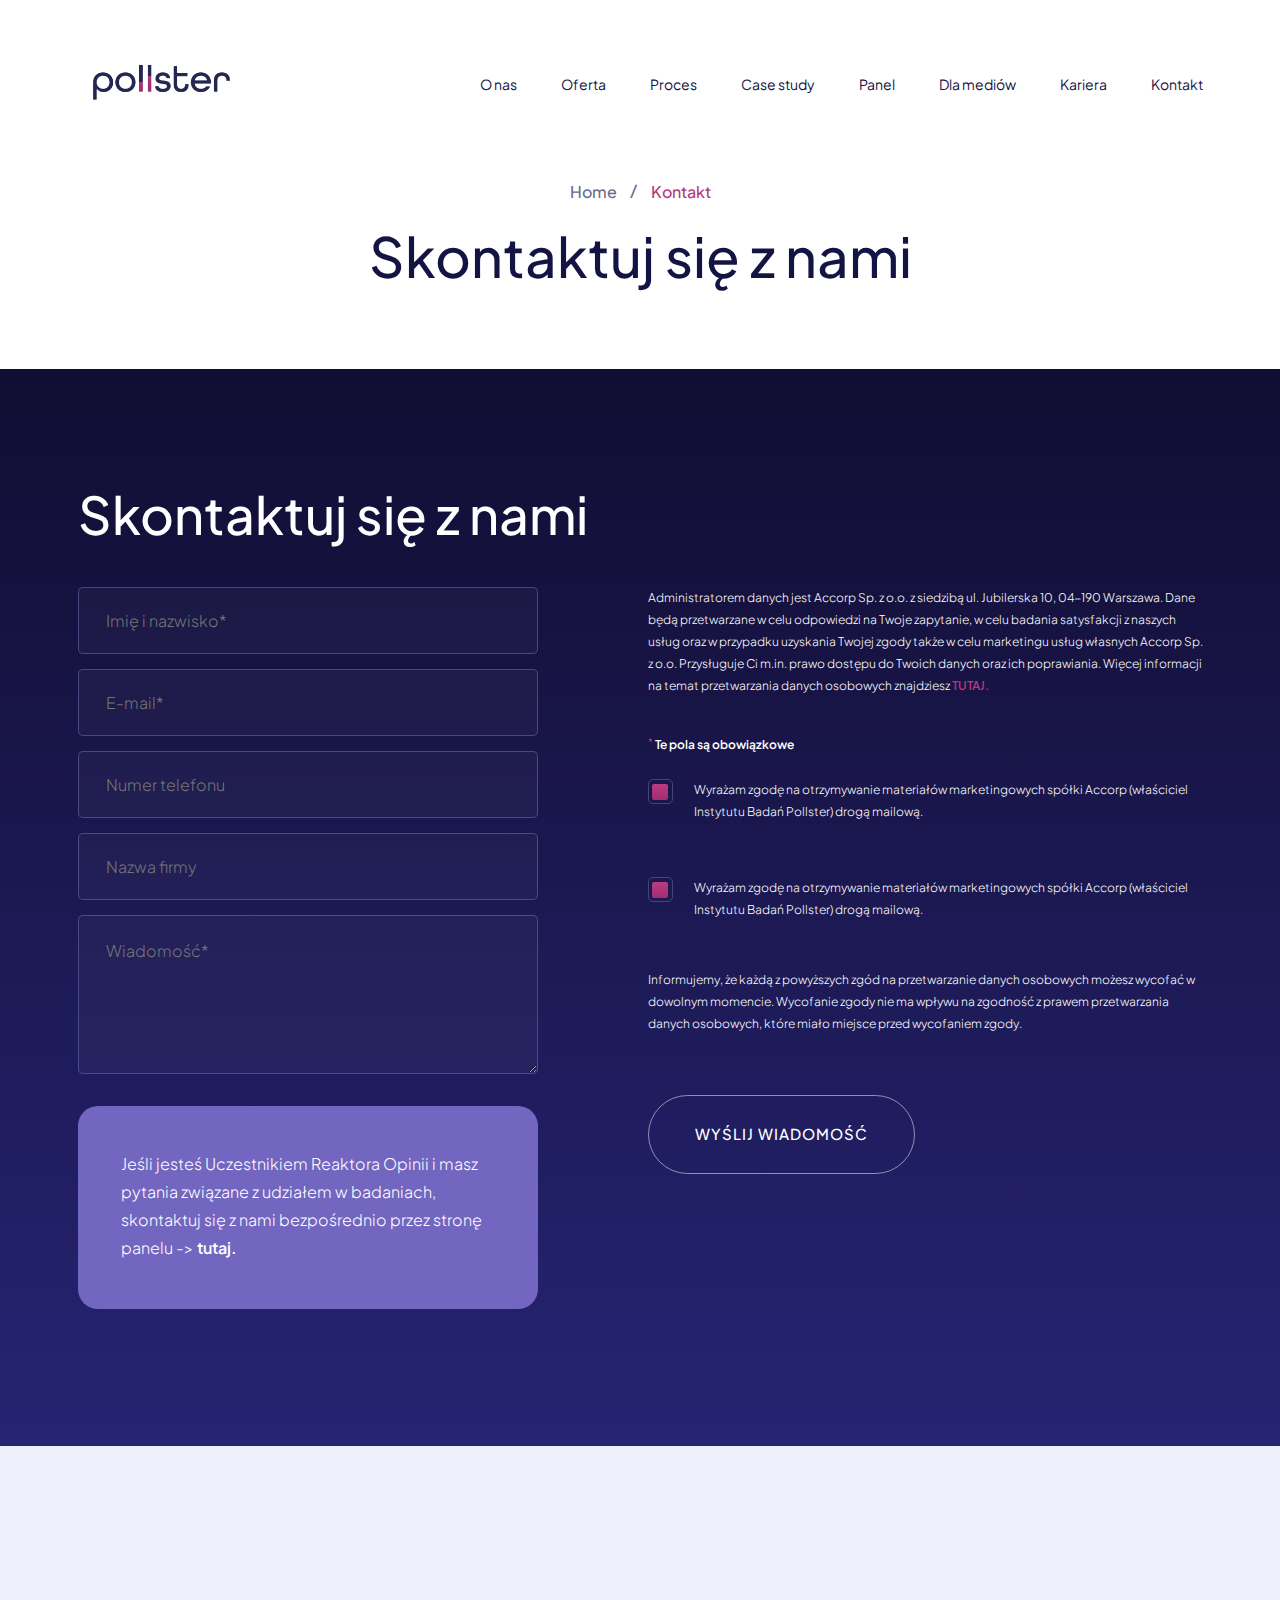
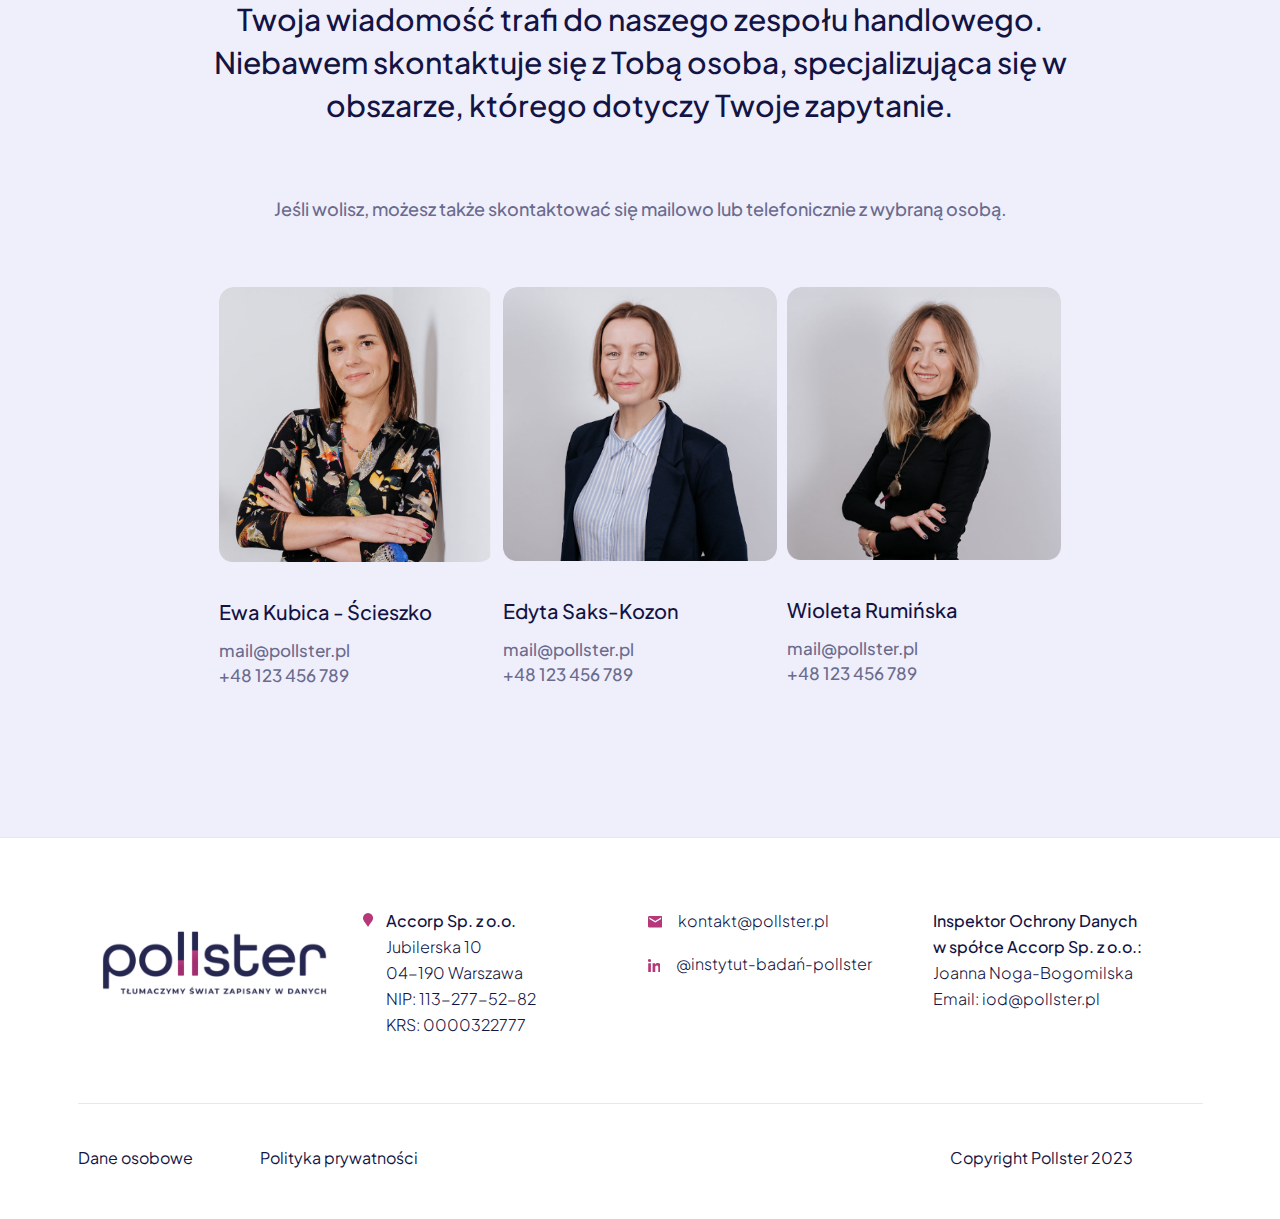
<file: page-9.html>
<!DOCTYPE html>
<html lang="en">

<head>
  <meta charset="utf-8">
  <meta http-equiv="X-UA-Compatible" content="IE=edge">
  <meta name="viewport" content="width=device-width, initial-scale=1">
  <title>Html Template</title>
  <link rel="stylesheet" href="assets/css/bootstrap.min.css">
  <link rel="stylesheet" href="assets/fonts/fontawesome-pro-5.0.6/css/fontawesome-all.min.css">
  <link rel="stylesheet" href="assets/css/style.css">
  <link rel="stylesheet" href="assets/css/responsive.css">
</head>

<body>
  <!-- header area start -->
  <header class="header-section header-transparent">
    <div class="desktop-menu  d-none d-lg-block">
      <div class="container">
        <div class="header-wrapper">
          <a href="index.html" class="header-logo"><img src="assets/images/logo/logo-black.png" alt="logo"></a>
          <a href="index.html" class="header-logo white-logo d-none"><img
              src="assets/images/logo/pollster_light_rgb.svg" alt="logo"></a>
          <div class="main-menu-wrapper">
            <ul class="main-menu">
              <li><a href="#">O nas</a></li>
              <li><a href="#">Oferta</a></li>
              <li><a href="#">Proces</a></li>
              <li><a href="#">Case study</a></li>
              <li><a href="#">Panel</a></li>
              <li><a href="#">Dla mediów</a></li>
              <li><a href="#">Kariera</a></li>
              <li><a href="#">Kontakt</a></li>
            </ul>
          </div>
        </div>
      </div>
    </div>
    <section class="mobile-menu-area d-block d-lg-none">
      <div class="mobile-topbar">
        <div class="container">
          <div class="d-flex justify-content-between align-items-center">
            <div class="logo">
              <a href="index-2.html"><img src="assets/images/logo/pollster_light_rgb.svg" alt="logo"></a>
            </div>
            <div class="bars">
              <i class="fas fa-bars"></i>
            </div>
          </div>
        </div>
      </div>
      <div class="mobile-menu-overlay"></div>
      <div class="mobile-menu-main">
        <div class="logo">
          <a href="index.html"><img src="assets/images/logo/pollster_light_rgb.svg" width="140" alt="logo"></a>
        </div>
        <div class="close-mobile-menu"><i class="fas fa-times"></i></div>
        <div class="menu-body">
          <div class="menu-list">
            <ul class="list-unstyled">
              <li><a href="#">O nas</a></li>
              <li><a href="#">Oferta</a></li>
              <li><a href="#">Proces</a></li>
              <li><a href="#">Case study</a></li>
              <li><a href="#">Panel</a></li>
              <li><a href="#">Dla mediów</a></li>
              <li><a href="#">Kariera</a></li>
              <li><a href="#">Kontakt</a></li>
            </ul>
          </div>
        </div>
      </div>
    </section>
  </header>
  <!-- header area end -->
  <!-- breadcrumb area start -->
  <section class="bread-crumb-area">
    <div class="container">
      <ul class="list-unstyled">
        <li><a href="index.html">Home</a></li>
        <li>Kontakt</li>
      </ul>
      <div class="text text-center">
        <h1 class="title">Skontaktuj się z nami</h1>
      </div>
    </div>
  </section>
  <!-- breadcrumb area end -->
  <!-- Kontakt area start -->
  <section class="Kontakt-area">
    <div class="contact-form-area mt-0">
      <div class="contact-form-main">
        <div class="container">
          <div class="section-title text-start">
            <h2 class="title text-white">Skontaktuj się z nami</h2>
          </div>
          <div class="row">
            <div class="col-lg-5">
              <div class="form-area">
                <form action="#">
                  <div class="row g-4">
                    <div class="col-lg-12">
                      <div class="input-groups">
                        <input type="text" placeholder="Imię i nazwisko*">
                      </div>
                    </div>
                    <div class="col-lg-12">
                      <div class="input-groups">
                        <input type="email" placeholder="E-mail*">
                      </div>
                    </div>
                    <div class="col-lg-12">
                      <div class="input-groups">
                        <input type="text" placeholder="Numer telefonu">
                      </div>
                    </div>
                    <div class="col-lg-12">
                      <div class="input-groups">
                        <input type="text" placeholder="Nazwa firmy">
                      </div>
                    </div>
                    <div class="col-lg-12">
                      <div class="input-groups">
                        <textarea placeholder="Wiadomość*"></textarea>
                      </div>
                    </div>
                  </div>
                </form>
                <div class="msg-box">
                  <p>Jeśli jesteś Uczestnikiem Reaktora Opinii i masz pytania związane z udziałem w badaniach,
                    skontaktuj
                    się z nami bezpośrednio przez stronę panelu -> <span>tutaj.</span></p>
                </div>
              </div>
            </div>
            <div class="col-lg-6 ms-auto">
              <div class="contact-form-text">
                <p class="des">Administratorem danych jest Accorp Sp. z o.o. z siedzibą ul. Jubilerska 10, 04-190
                  Warszawa. Dane będą
                  przetwarzane w celu odpowiedzi na Twoje zapytanie, w celu badania satysfakcji z naszych usług oraz w
                  przypadku uzyskania Twojej zgody także w celu marketingu usług własnych Accorp Sp. z o.o. Przysługuje
                  Ci
                  m.in. prawo dostępu do Twoich danych oraz ich poprawiania. Więcej informacji na temat przetwarzania
                  danych osobowych znajdziesz <span>TUTAJ.</span></p>
                <h4 class="title"><sup>*</sup> Te pola są obowiązkowe</h4>

                <div class="check-boxes">
                  <div class="box-item">
                    <label class="d-flex">
                      <input type="checkbox" class="input" checked>
                      <span class="custom-checkbox"></span>
                      <p>Wyrażam zgodę na otrzymywanie materiałów marketingowych spółki Accorp (właściciel Instytutu
                        Badań
                        Pollster) drogą mailową.
                      </p>
                    </label>
                  </div>
                  <div class="box-item">
                    <label class="d-flex">
                      <input type="checkbox" class="input" checked>
                      <span class="custom-checkbox"></span>
                      <p>Wyrażam zgodę na otrzymywanie materiałów marketingowych spółki Accorp (właściciel Instytutu
                        Badań
                        Pollster) drogą mailową.
                      </p>
                    </label>
                  </div>
                </div>
                <p>Informujemy, że każdą z powyższych zgód na przetwarzanie danych osobowych możesz wycofać w dowolnym
                  momencie. Wycofanie zgody nie ma wpływu na zgodność z prawem przetwarzania danych osobowych, które
                  miało
                  miejsce przed wycofaniem zgody.
                </p>
                <div class="more-btn text-start">
                  <a href="#" class="text-white">WYŚLIJ WIADOMOŚĆ</a>
                </div>
              </div>
            </div>
          </div>
        </div>
      </div>
    </div>
    <div class="team-member-area">
      <div class="container">
        <div class="top-info text-center">
          <h4 class="title text-center">Twoja wiadomość trafi do naszego zespołu handlowego.
            Niebawem skontaktuje się z Tobą osoba, specjalizująca się w obszarze, którego dotyczy Twoje zapytanie.
          </h4>
          <p>Jeśli wolisz, możesz także skontaktować się mailowo lub telefonicznie z wybraną osobą.
          </p>
        </div>
        <div class="team-section">
          <div class="row g-3 justify-content-center">
            <div class="col-lg-3">
              <div class="team-item">
                <div class="image">
                  <img src="assets/images/kim/team-1.png" alt="team" class="img-fluid w-100">
                </div>
                <div class="text">
                  <h3 class="title">Ewa Kubica - Ścieszko</h3>
                  <p>mail@pollster.pl <br>
                    +48 123 456 789</p>
                </div>
              </div>
            </div>
            <div class="col-lg-3">
              <div class="team-item">
                <div class="image">
                  <img src="assets/images/kim/team-8.png" alt="team" class="img-fluid w-100">
                </div>
                <div class="text">
                  <h3 class="title">Edyta Saks-Kozon</h3>
                  <p>mail@pollster.pl <br>
                    +48 123 456 789</p>
                </div>
              </div>
            </div>
            <div class="col-lg-3">
              <div class="team-item">
                <div class="image">
                  <img src="assets/images/kim/team-9.png" alt="team" class="img-fluid w-100">
                </div>
                <div class="text">
                  <h3 class="title">Wioleta Rumińska</h3>
                  <p>mail@pollster.pl <br>
                    +48 123 456 789</p>
                </div>
              </div>
            </div>
          </div>
        </div>
      </div>
    </div>
  </section>
  <!-- Kontakt area end -->
  <!-- footer area start -->
  <footer class="footer-area">
    <div class="container">
      <div class="row g-4">
        <div class="col-lg-3 col-md-6">
          <div class="footer-widget">
            <a href="#"><img src="assets/images/logo/footer-logo.png" alt="footer-logo"></a>
          </div>
        </div>
        <div class="col-lg-3 col-md-6">
          <div class="footer-widget">
            <div class="d-flex">
              <div class="icon">
                <svg xmlns="http://www.w3.org/2000/svg" width="10.095" height="13.46" viewBox="0 0 10.095 13.46">
                  <path id="Icon_awesome-map-marker" data-name="Icon awesome-map-marker"
                    d="M4.529,13.189C.709,7.651,0,7.083,0,5.048a5.048,5.048,0,0,1,10.1,0c0,2.035-.709,2.6-4.529,8.141a.631.631,0,0,1-1.038,0Z"
                    fill="#b4387a" />
                </svg>
              </div>
              <p>Accorp Sp. z o.o. <br>
                <span>
                  Jubilerska 10 <br>
                  04-190 Warszawa <br>
                  NIP: 113-277-52-82 <br>
                  KRS: 0000322777
                </span></p>
            </div>
          </div>
        </div>
        <div class="col-lg-3 col-md-6">
          <div class="footer-widget mail_">
            <ul>
              <li>
                <div class="icon">
                  <svg xmlns="http://www.w3.org/2000/svg" width="14.512" height="11.61" viewBox="0 0 14.512 11.61">
                    <path id="Icon_material-email" data-name="Icon material-email"
                      d="M16.061,6H4.451A1.449,1.449,0,0,0,3.007,7.451L3,16.159A1.455,1.455,0,0,0,4.451,17.61h11.61a1.455,1.455,0,0,0,1.451-1.451V7.451A1.455,1.455,0,0,0,16.061,6Zm0,2.9-5.8,3.628L4.451,8.9V7.451l5.8,3.628,5.8-3.628Z"
                      transform="translate(-3 -6)" fill="#b4387a" />
                  </svg>
                </div>
                <div class="text">
                  <p><span><a href="mailto:kontakt@pollster.pl">kontakt@pollster.pl</a></span></p>
                </div>
              </li>
              <li>
                <div class="icon">
                  <svg xmlns="http://www.w3.org/2000/svg" width="12.958" height="12.958" viewBox="0 0 12.958 12.958">
                    <path id="Icon_awesome-linkedin-in" data-name="Icon awesome-linkedin-in"
                      d="M2.9,12.958H.214V4.307H2.9ZM1.556,3.127A1.563,1.563,0,1,1,3.112,1.557,1.569,1.569,0,0,1,1.556,3.127Zm11.4,9.831H10.274V8.747c0-1-.02-2.291-1.4-2.291-1.4,0-1.611,1.09-1.611,2.218v4.284H4.583V4.307H7.16v1.18H7.2a2.823,2.823,0,0,1,2.542-1.4c2.719,0,3.219,1.79,3.219,4.116v4.752Z"
                      transform="translate(0 -0.001)" fill="#b4387a" />
                  </svg>
                </div>
                <div class="text">
                  <p><span>@instytut-badań-pollster</span></p>
                </div>
              </li>
            </ul>
          </div>
        </div>
        <div class="col-lg-3 col-md-6">
          <div class="footer-widget">
            <p>Inspektor Ochrony Danych <br>
              w spółce Accorp Sp. z o.o.: <br>
              <span>Joanna Noga-Bogomilska <br>
                Email: <a href="mailto:iod@pollster.pl">iod@pollster.pl</a></span></p>
          </div>
        </div>
      </div>
      <div class="footer-btm">
        <div class="row">
          <div class="col-lg-6 col-md-7">
            <div class="text">
              <a href="#">Dane osobowe</a>
              <a href="#">Polityka prywatności</a>
            </div>
          </div>
          <div class="col-lg-6 col-md-5">
            <div class="text text-end">
              <p>Copyright Pollster 2023 </p>
            </div>
          </div>
        </div>
      </div>
    </div>
  </footer>
  <!-- footer area end -->

  <!-- scroll top area start -->
  <button class="scroll-to-top">
    <i class="fas fa-angle-up"></i>
  </button>
  <!-- scroll top area end -->

  <script src="assets/js/bootstrap.bundle.min.js"></script>
  <script src="assets/js/theme.js"></script>
</body>

</html>
</file>
<file: assets/css/style.css>
@charset "UTF-8";
/* ------------------------------------------------------  
This file contains the styling for the actual theme, this
is the file you need to edit to change the look of the
theme.
------------------------------------------------------- */
@import url("https://fonts.googleapis.com/css2?family=Plus+Jakarta+Sans:ital,wght@0,200..800;1,200..800&display=swap");
/*----------------------------------------------------*/
html, body, div, span, applet, object, iframe, h1, h2, h3, h4, h5, h6, p, blockquote, pre, a, abbr, acronym, address, big, cite, code, del, dfn, em, img, ins, kbd, q, s, samp, small, strike, strong, sub, sup, tt, var, b, u, i, center, dl, dt, dd, ol, ul, li, fieldset, form, label, legend, table, caption, tbody, tfoot, thead, tr, th, td, article, aside, canvas, details, embed, figure, figcaption, footer, header, hgroup, menu, nav, output, ruby, section, summary, time, mark, audio, video {
  margin: 0;
  padding: 0;
  border: 0;
  outline: 0;
  vertical-align: baseline;
}

html {
  font-size: 62.5%;
  scroll-behavior: smooth;
}

.card {
  border: none;
  background-color: unset;
}
.card .card-body {
  padding: 0;
}

section {
  display: block;
  overflow: hidden;
}

/*animation css start*/
@-webkit-keyframes clippath {
  0%, 100% {
    -webkit-clip-path: inset(0 0 98% 0);
    clip-path: inset(0 0 98% 0);
  }
  25% {
    -webkit-clip-path: inset(0 98% 0 0);
    clip-path: inset(0 98% 0 0);
  }
  50% {
    -webkit-clip-path: inset(98% 0 0 0);
    clip-path: inset(98% 0 0 0);
  }
  75% {
    -webkit-clip-path: inset(0 0 0 98%);
    clip-path: inset(0 0 0 98%);
  }
}
@keyframes clippath {
  0%, 100% {
    -webkit-clip-path: inset(0 0 98% 0);
    clip-path: inset(0 0 98% 0);
  }
  25% {
    -webkit-clip-path: inset(0 98% 0 0);
    clip-path: inset(0 98% 0 0);
  }
  50% {
    -webkit-clip-path: inset(98% 0 0 0);
    clip-path: inset(98% 0 0 0);
  }
  75% {
    -webkit-clip-path: inset(0 0 0 98%);
    clip-path: inset(0 0 0 98%);
  }
}
@-webkit-keyframes bounchAnimation {
  0%, 100% {
    -webkit-transform: translateY(0px);
            transform: translateY(0px);
  }
  25% {
    -webkit-transform: translateY(10px);
            transform: translateY(10px);
  }
  50% {
    -webkit-transform: translateY(15px);
            transform: translateY(15px);
  }
  75% {
    -webkit-transform: translateY(20px);
            transform: translateY(20px);
  }
}
@keyframes bounchAnimation {
  0%, 100% {
    -webkit-transform: translateY(0px);
            transform: translateY(0px);
  }
  25% {
    -webkit-transform: translateY(10px);
            transform: translateY(10px);
  }
  50% {
    -webkit-transform: translateY(15px);
            transform: translateY(15px);
  }
  75% {
    -webkit-transform: translateY(20px);
            transform: translateY(20px);
  }
}
/*animation css end*/
/* preloader css start */
#preloader {
  position: fixed;
  top: 0;
  left: 0;
  width: 100%;
  height: 100%;
  background-color: #222;
  z-index: 99;
}

#loader {
  display: block;
  position: relative;
  left: 50%;
  top: 50%;
  width: 150px;
  height: 150px;
  margin: -75px 0 0 -75px;
  border-radius: 50%;
  border: 3px solid transparent;
  border-top-color: #9370DB;
  -webkit-animation: spin 2s linear infinite;
  animation: spin 2s linear infinite;
}

#loader:before {
  content: "";
  position: absolute;
  top: 5px;
  left: 5px;
  right: 5px;
  bottom: 5px;
  border-radius: 50%;
  border: 3px solid transparent;
  border-top-color: #BA55D3;
  -webkit-animation: spin 3s linear infinite;
  animation: spin 3s linear infinite;
}

#loader:after {
  content: "";
  position: absolute;
  top: 15px;
  left: 15px;
  right: 15px;
  bottom: 15px;
  border-radius: 50%;
  border: 3px solid transparent;
  border-top-color: #FF00FF;
  -webkit-animation: spin 1.5s linear infinite;
  animation: spin 1.5s linear infinite;
}

@-webkit-keyframes spin {
  0% {
    -webkit-transform: rotate(0deg);
    transform: rotate(0deg);
  }
  100% {
    -webkit-transform: rotate(360deg);
    transform: rotate(360deg);
  }
}
@keyframes spin {
  0% {
    -webkit-transform: rotate(0deg);
    transform: rotate(0deg);
  }
  100% {
    -webkit-transform: rotate(360deg);
    transform: rotate(360deg);
  }
}
/* preloader css start */
/*----------------------------------------------------*/
/*Prefix Styles*/
body {
  font-family: "Plus Jakarta Sans", sans-serif;
  /*Section Fix*/
  /*Ancore*/
}
body ul li {
  list-style: none;
}
body ul li a {
  text-decoration: none;
}
body section.row, body header.row, body footer.row {
  margin: 0;
}
body #success {
  display: none;
}
body #error {
  display: none;
}
body iframe {
  border: none;
}
body i:before {
  margin-left: 0px !important;
}
body a, body .btn, body button {
  outline: none;
  -webkit-transition: all 300ms linear 0s;
  transition: all 300ms linear 0s;
  text-decoration: none;
}
body a:before, body a:after, body .btn:before, body .btn:after, body button:before, body button:after {
  -webkit-transition: all 300ms linear 0s;
  transition: all 300ms linear 0s;
}
body a:focus, body a:hover, body .btn:focus, body .btn:hover, body button:focus, body button:hover {
  outline: none;
  text-decoration: none;
  -webkit-transition: all 300ms linear 0s;
  transition: all 300ms linear 0s;
}

section {
  overflow: hidden;
}

a, button {
  display: inline-block;
}

/*----------------------------------------------------*/
.header-section {
  position: fixed;
  top: 0;
  left: 0;
  width: 100%;
  z-index: 999;
  padding: 50px 0;
}

.header-wrapper {
  display: -webkit-box;
  display: -ms-flexbox;
  display: flex;
  -webkit-box-pack: justify;
      -ms-flex-pack: justify;
          justify-content: space-between;
  -webkit-box-align: center;
      -ms-flex-align: center;
          align-items: center;
}
.header-wrapper .header-logo {
  display: block;
}
.header-wrapper .header-logo img {
  max-width: 170px;
}

.header-section.sticky {
  background-image: -webkit-gradient(linear, left top, left bottom, from(#110D32), to(#262473));
  background-image: linear-gradient(#110D32, #262473);
  padding: 5px 0;
  position: fixed;
  top: 0;
  left: 0;
}
.header-section.sticky ul li a {
  color: #fff;
}

.header-transparent {
  position: absolute;
}
.header-transparent .main-menu li a {
  color: #131443;
}

.header-transparent.sticky .header-logo {
  display: none;
}
.header-transparent.sticky .white-logo {
  display: block !important;
}

/* mobile menu start */
.mobile-menu-area .mobile-topbar {
  width: 100%;
  background-color: transparent;
}

.mobile-menu-area .mobile-topbar .bars i {
  width: 40px;
  height: 40px;
  background-color: transparent;
  color: #fff;
  font-size: 20px;
  text-align: center;
  line-height: 35px;
  border-radius: 3px;
  cursor: pointer;
  -webkit-transition: all linear 0.3s;
  transition: all linear 0.3s;
}

.mobile-menu-area .mobile-topbar .bars i:hover {
  background-color: #110D32;
  border-color: #110D32;
  color: #ffffff;
}

.mobile-menu-area .mobile-topbar .icon i {
  width: 45px;
  height: 45px;
  background-color: #ffffff;
  border-radius: 50%;
  text-align: center;
  line-height: 45px;
  font-size: 16px;
  cursor: pointer;
  -webkit-transition: all linear 0.2s;
  transition: all linear 0.2s;
  -webkit-box-shadow: 0px 0px 10px 0px rgba(0, 0, 0, 0.1);
          box-shadow: 0px 0px 10px 0px rgba(0, 0, 0, 0.1);
}

.mobile-menu-area .mobile-topbar .icon i:hover {
  background-color: #A12E70;
  color: #ffffff;
  border-color: #A12E70;
}

.mobile-menu-area .mobile-menu-overlay {
  width: 100%;
  height: 100%;
  background-color: rgba(0, 0, 0, 0.6);
  position: fixed;
  top: 0;
  left: 0;
  z-index: 999;
}

.mobile-menu-area .mobile-menu-main {
  width: 320px;
  height: 100%;
  background-color: #110D32;
  position: fixed;
  top: 0;
  right: -320px;
  z-index: 999;
  overflow-y: scroll;
  -webkit-transition-duration: 0.3s;
          transition-duration: 0.3s;
}

.mobile-menu-area .mobile-menu-main .logo {
  padding: 20px;
}

.mobile-menu-area .mobile-menu-main .close-mobile-menu {
  position: absolute;
  top: 30px;
  right: 10px;
}

.mobile-menu-area .mobile-menu-main .close-mobile-menu i {
  width: 40px;
  height: 40px;
  text-align: center;
  line-height: 40px;
  color: #110D32;
  font-size: 17px;
  cursor: pointer;
  -webkit-transition: all linear 0.2s;
  transition: all linear 0.2s;
  -webkit-transition: all linear 0.3s;
  transition: all linear 0.3s;
}

.mobile-menu-area .mobile-menu-main .close-mobile-menu i:hover {
  color: #A12E70;
}

.mobile-menu-area .mobile-menu-main .menu-body .menu-list {
  padding-top: 10px;
}

.mobile-menu-area .mobile-menu-main .menu-body .menu-list ul li a {
  font-weight: 600;
  font-size: 15px;
  color: #fff;
  width: 100%;
  padding: 0px 20px;
  line-height: 44px;
  padding-right: 10px;
  -webkit-transition: all linear 0.2s;
  transition: all linear 0.2s;
  display: -webkit-box;
  display: -ms-flexbox;
  display: flex;
  -webkit-box-pack: justify;
      -ms-flex-pack: justify;
          justify-content: space-between;
  -webkit-box-align: center;
      -ms-flex-align: center;
          align-items: center;
}

.mobile-menu-area .mobile-menu-main .menu-body .menu-list ul li a:hover {
  color: #A12E70;
}

.mobile-menu-area .mobile-menu-main .menu-body .menu-list ul li a i {
  width: 32px;
  height: 32px;
  background-color: #ffffff;
  text-align: center;
  line-height: 32px;
  font-size: 12px;
  border-radius: 3px;
  -webkit-transition: all linear 0.2s;
  transition: all linear 0.2s;
}

.mobile-menu-area .mobile-menu-main .menu-body .menu-list ul li ul {
  padding-left: 0;
  display: none;
}

.mobile-menu-area .mobile-menu-main .menu-body .menu-list ul li ul a {
  padding: 0px 20px;
  padding-left: 40px;
}

.mobile-menu-area .mobile-menu-main .menu-body .menu-list ul li ul li:last-child a {
  border-bottom: 0;
}

.mobile-menu-area .mobile-menu-main .menu-body .social-icon ul li {
  display: inline-block;
}

.mobile-menu-area .mobile-menu-main .social-icon {
  padding: 20px;
  text-align: center;
}

.mobile-menu-area .mobile-menu-main .social-icon ul li {
  display: inline-block;
  margin: 0 4px;
}

.mobile-menu-area .mobile-menu-main .social-icon ul li a {
  width: 36px;
  height: 36px;
  color: #110D32;
  text-align: center;
  font-size: 16px;
  line-height: 36px;
  border-radius: 3px;
  background-color: var(--section-bg);
}

.mobile-menu-area .mobile-menu-main .social-icon ul li a:hover {
  background-color: #A12E70;
  color: #ffffff;
  border-color: #A12E70;
}

.mobile-menu-overlay {
  -webkit-transition-duration: 0.3s;
          transition-duration: 0.3s;
  visibility: hidden;
  opacity: 0;
}

.mobile-menu-overlay.active {
  visibility: visible;
  opacity: 1;
}

.mobile-menu-main.active {
  right: 0 !important;
}

.mobile-menu-area .mobile-menu-action-btn {
  padding: 20px;
}

.mobile-menu-area .mobile-menu-action-btn a {
  color: #ffffff;
  background-color: #A12E70;
  padding: 12px 0;
  font-size: 16px;
  font-weight: 700;
  border-radius: 5px;
  width: 100%;
  text-align: center;
}

.mobile-menu-area .mobile-menu-action-btn a:hover {
  background-color: #110D32;
}

.mobile-menu-area .mobile-menu-action-btn a i {
  font-size: 14px;
  margin-left: 8px;
}

.main-menu li {
  display: inline-block;
  margin-right: 0;
  margin-left: 75px;
}
.main-menu li a {
  display: block;
  font-size: 14px;
  font-weight: 400;
  line-height: 21px;
  color: #fff;
}

.banner-section {
  background: url("./../images/banner/banner-bg.jpg");
  background-repeat: no-repeat;
  background-size: cover;
  background-position: top right;
  padding-top: 350px;
  padding-bottom: 80px;
  min-height: 100vh;
}

.banner-content h2 {
  font-size: 88px;
  font-weight: 500;
  line-height: 102px;
  color: #fff;
  margin-bottom: 227px;
}
.banner-content p {
  font-size: 16px;
  font-weight: 300;
  line-height: 28px;
  color: #fff;
  padding-left: 30px;
  border-left: 1px solid #fff;
}

.Instytut-section {
  position: relative;
  padding-top: 155px;
}
.Instytut-section::before {
  position: absolute;
  top: 0;
  left: 0;
  width: 100%;
  height: 550px;
  z-index: -1;
  background-color: #131443;
  content: "";
}
.Instytut-section .section-header {
  padding-bottom: 70px;
}
.Instytut-section .section-header .subtitle {
  font-size: 16px;
  text-transform: uppercase;
  font-weight: 400;
  letter-spacing: 2px;
  color: #fff;
}
.Instytut-section .section-header .title {
  font-size: 45px;
  font-weight: 500;
  color: #fff;
  margin-top: 30px;
}
.Instytut-section .Instytut-main .item {
  padding: 77px 47px 49px 65px;
  background-color: #1C1A5B;
  border-radius: 20px;
  height: 100%;
}
.Instytut-section .Instytut-main .item .icon {
  margin-bottom: 47px;
}
.Instytut-section .Instytut-main .item .text .title {
  font-size: 35px;
  font-weight: 500;
  color: #fff;
  line-height: 55px;
}
.Instytut-section .Instytut-main .items-label:nth-child(2) .item {
  background-color: #B4387A;
}

.section-title .subtitle {
  font-size: 16px;
  font-weight: 400;
  color: #B4387A;
  letter-spacing: 2px;
  text-transform: uppercase;
}
.section-title .title {
  font-size: 55px;
  font-weight: 500;
  margin-top: 10px;
  color: #131443;
  margin-bottom: 52px;
}
.section-title p {
  font-size: 18px;
  font-weight: 400;
  color: #6B6B8E;
  max-width: 780px;
  margin: 0 auto;
  line-height: 32px;
}

.more-btn {
  margin-top: 45px;
}
.more-btn a {
  font-size: 15px;
  font-weight: 500;
  text-transform: uppercase;
  color: #131443;
  padding: 27px 46px;
  border: 1px solid #131443;
  border-radius: 50px;
  display: inline-block;
  letter-spacing: 1px;
}
.more-btn a:hover {
  background-color: #131443;
  color: #fff;
}

.more-btn.white {
  margin-top: 45px;
}
.more-btn.white a {
  font-size: 15px;
  font-weight: 500;
  text-transform: uppercase;
  color: #fff;
  padding: 27px 46px;
  border-color: rgba(255, 255, 255, 0.5);
  border-radius: 50px;
  display: inline-block;
  letter-spacing: 1px;
}
.more-btn.white a:hover {
  background-color: #fff;
  color: #110D32 !important;
}

.oferujemy-area {
  padding-top: 314px;
  padding-bottom: 132px;
  background-color: #EFEFFC;
  margin-top: -175px;
}
.oferujemy-area .icon-box-main {
  display: -ms-grid;
  display: grid;
  -ms-grid-columns: 1fr 24px 1fr 24px 1fr 24px 1fr 24px 1fr;
  grid-template-columns: repeat(5, 1fr);
  gap: 24px;
  margin-top: 72px;
}
.oferujemy-area .icon-box-main .icon-box-item {
  text-align: center;
}
.oferujemy-area .icon-box-main .icon-box-item .icon {
  height: 120px;
}
.oferujemy-area .icon-box-main .icon-box-item .icon img {
  height: 100%;
  -o-object-fit: contain;
     object-fit: contain;
}
.oferujemy-area .icon-box-main .icon-box-item .text {
  margin-top: 33px;
}
.oferujemy-area .icon-box-main .icon-box-item .text .title {
  font-size: 20px;
  font-weight: 400;
  color: #131443;
  max-width: 150px;
  margin: 0 auto;
}

.dlaczego-area {
  padding-top: 182px;
  position: relative;
}
.dlaczego-area .shape {
  position: absolute;
  z-index: -1;
  top: 249px;
  left: -332px;
}
.dlaczego-area .more-btn {
  margin-top: 63px;
}
.dlaczego-area .item {
  margin-bottom: 96px;
  padding-right: 80px;
}
.dlaczego-area .item .text .title {
  margin-top: 21px;
  font-size: 26px;
  font-weight: 500;
  color: #131443;
  line-height: 34px;
  margin-bottom: 21px;
}
.dlaczego-area .item .text p {
  font-size: 16px;
  font-weight: 400;
  line-height: 32px;
  color: #6B6B8E;
}

.contact-form-area {
  margin-top: 97px;
}
.contact-form-area .gradient-shape {
  margin-bottom: -4px;
  z-index: -1;
}
.contact-form-area .contact-form-main {
  background-image: -webkit-gradient(linear, left top, left bottom, from(#110D32), to(#262473));
  background-image: linear-gradient(#110D32, #262473);
  padding: 104px 0 137px 0;
}
.contact-form-area .section-title {
  margin-bottom: 36px;
}
.contact-form-area .form-area form input {
  width: 100%;
  height: 67px;
  background: rgba(255, 255, 255, 0.03);
  border: 1px solid rgba(128, 140, 208, 0.41);
  border-radius: 5px;
  color: #fff;
  font-size: 16px;
  font-weight: 300;
  -webkit-box-sizing: none;
          box-sizing: none;
  -webkit-transition: 0.3s;
  transition: 0.3s;
  padding: 0 27px;
}
.contact-form-area .form-area form input:focus {
  outline: none;
  border-color: #fff;
}
.contact-form-area .form-area form input::-webkit-input-placeholder {
  opacity: 1;
}
.contact-form-area .form-area form input::-moz-placeholder {
  opacity: 1;
}
.contact-form-area .form-area form input:-ms-input-placeholder {
  opacity: 1;
}
.contact-form-area .form-area form input::-ms-input-placeholder {
  opacity: 1;
}
.contact-form-area .form-area form input::placeholder {
  opacity: 1;
}
.contact-form-area .form-area form textarea {
  width: 100%;
  height: 159px;
  background: rgba(255, 255, 255, 0.03);
  border: 1px solid rgba(128, 140, 208, 0.41);
  border-radius: 5px;
  color: #fff;
  font-size: 16px;
  font-weight: 300;
  -webkit-box-sizing: none;
          box-sizing: none;
  -webkit-transition: 0.3s;
  transition: 0.3s;
  padding: 23px 27px;
}
.contact-form-area .form-area form textarea:focus {
  outline: none;
  border-color: #fff;
}
.contact-form-area .form-area form textarea::-webkit-input-placeholder {
  opacity: 1;
}
.contact-form-area .form-area form textarea::-moz-placeholder {
  opacity: 1;
}
.contact-form-area .form-area form textarea:-ms-input-placeholder {
  opacity: 1;
}
.contact-form-area .form-area form textarea::-ms-input-placeholder {
  opacity: 1;
}
.contact-form-area .form-area form textarea::placeholder {
  opacity: 1;
}
.contact-form-area .form-area .msg-box {
  border-radius: 20px;
  background-color: #7366C0;
  padding: 44px 25px 47px 43px;
  margin-top: 28px;
}
.contact-form-area .form-area .msg-box p {
  color: #ffffff;
  font-size: 16px;
  font-weight: 300;
  line-height: 28px;
}
.contact-form-area .form-area .msg-box p span {
  font-weight: 600;
}
.contact-form-area .contact-form-text p {
  font-size: 12px;
  font-weight: 300;
  line-height: 22px;
  color: #FFFFFF;
}
.contact-form-area .contact-form-text p span {
  color: #B4387A;
  text-transform: uppercase;
  font-weight: 600;
}
.contact-form-area .contact-form-text .des {
  margin-bottom: 34px;
}
.contact-form-area .contact-form-text .title {
  font-size: 12px;
  font-weight: 600;
  line-height: 28px;
  margin-bottom: 20px;
  color: #FFFFFF;
}
.contact-form-area .contact-form-text .title sup {
  color: #B4387A;
}
.contact-form-area .contact-form-text .check-boxes {
  margin-bottom: 48px;
  /* Style for the custom checkbox */
  /* Style for the custom checkmark */
  /* Show the checkmark when checkbox is checked */
}
.contact-form-area .contact-form-text .check-boxes .input[type=checkbox] {
  display: none;
}
.contact-form-area .contact-form-text .check-boxes .custom-checkbox {
  display: inline-block;
  width: 25px;
  height: 25px;
  border: 1px solid #42477A;
  border-radius: 5px;
  position: relative;
  cursor: pointer;
  margin-right: 21px;
  -webkit-box-flex: 0;
      -ms-flex: 0 0 auto;
          flex: 0 0 auto;
}
.contact-form-area .contact-form-text .check-boxes .custom-checkbox::after {
  content: "";
  position: absolute;
  top: 50%;
  left: 50%;
  -webkit-transform: translate(-50%, -50%);
          transform: translate(-50%, -50%);
  width: 16px;
  height: 16px;
  background-image: -webkit-gradient(linear, left top, left bottom, from(#BD3B7F), to(#A12E70));
  background-image: linear-gradient(#BD3B7F, #A12E70);
  border-radius: 2px;
  opacity: 0;
}
.contact-form-area .contact-form-text .check-boxes .input[type=checkbox]:checked + .custom-checkbox::after {
  opacity: 1;
}
.contact-form-area .contact-form-text .check-boxes .box-item p {
  cursor: pointer;
}
.contact-form-area .contact-form-text .check-boxes .box-item + .box-item {
  margin-top: 54px;
}
.contact-form-area .contact-form-text .more-btn {
  margin-top: 60px;
}
.contact-form-area .contact-form-text .more-btn a {
  border-color: rgba(255, 255, 255, 0.5);
}
.contact-form-area .contact-form-text .more-btn a:hover {
  background-color: #fff;
  color: #110D32 !important;
}

.footer-area {
  padding: 70px 0 0 0;
  border-top: 1px solid #E7E7F0;
}
.footer-area .footer-widget .icon {
  margin-top: 4px;
  margin-right: 13px;
}
.footer-area .footer-widget p {
  font-size: 16px;
  font-weight: 500;
  line-height: 26px;
  color: #131443;
}
.footer-area .footer-widget p span {
  font-weight: 300;
}
.footer-area .footer-widget p a {
  font-weight: 300;
  color: #131443;
}
.footer-area .footer-widget p a:hover {
  color: #B4387A;
}
.footer-area .footer-widget ul li {
  margin-bottom: 17px;
  display: -webkit-box;
  display: -ms-flexbox;
  display: flex;
}
.footer-area .footer-widget ul li .icon {
  -webkit-box-flex: 0;
      -ms-flex: 0 0 auto;
          flex: 0 0 auto;
  margin-right: 16px;
  margin-top: 6px;
}
.footer-area .footer-btm {
  border-top: 1px solid rgba(38, 36, 115, 0.11);
  padding: 42px 0 49px 0;
  margin-top: 65px;
}
.footer-area .footer-btm .text a {
  font-size: 16px;
  font-weight: 400;
  color: #131443;
  margin-right: 65px;
}
.footer-area .footer-btm .text a:hover {
  color: #B4387A;
}
.footer-area .footer-btm .text p {
  font-size: 16px;
  font-weight: 400;
  color: #131443;
}

/* back to top button start */
.scroll-to-top {
  display: inline-block;
  background-image: -webkit-gradient(linear, left top, left bottom, from(#110D32), to(#262473));
  background-image: linear-gradient(#110D32, #262473);
  width: 40px;
  height: 40px;
  line-height: 36px;
  text-align: center;
  position: fixed;
  bottom: 0px;
  right: 30px;
  -webkit-transition: background-color 0.3s, opacity 0.5s, visibility 0.5s;
  transition: background-color 0.3s, opacity 0.5s, visibility 0.5s;
  opacity: 0;
  visibility: hidden;
  z-index: 1000;
  border-radius: 5px;
  font-size: 19px;
  color: #fff;
  cursor: pointer;
  -webkit-transition: all linear 0.3s;
  transition: all linear 0.3s;
  border: 0;
}

.scroll-to-top.show {
  opacity: 1;
  visibility: visible;
  bottom: 30px;
}

/* back to top button end */
.bread-crumb-area {
  padding-top: 180px;
  padding-bottom: 70px;
}
.bread-crumb-area ul {
  display: -webkit-box;
  display: -ms-flexbox;
  display: flex;
  -webkit-box-align: center;
      -ms-flex-align: center;
          align-items: center;
  -ms-flex-wrap: wrap;
      flex-wrap: wrap;
  -webkit-box-pack: center;
      -ms-flex-pack: center;
          justify-content: center;
  font-size: 16px;
  font-weight: 500;
  color: #B4387A;
  margin-bottom: 19px;
}
.bread-crumb-area ul a {
  color: #6B6B8E;
  position: relative;
}
.bread-crumb-area ul a::before {
  position: absolute;
  top: -2px;
  right: -20px;
  content: "/";
}
.bread-crumb-area ul li + li {
  margin-left: 34px;
}
.bread-crumb-area .text .title {
  font-size: 55px;
  font-weight: 500;
  color: #131443;
  margin-bottom: 10px;
}
.bread-crumb-area .text p {
  margin-top: 19px;
  font-size: 20px;
  font-weight: 500;
  color: #6B6B8E;
  line-height: 32px;
  max-width: 780px;
  margin: 0 auto;
}

.case-study-area {
  background-color: #131443;
  padding-top: 107px;
  padding-bottom: 559px;
}
.case-study-area .item {
  background-color: #FFFFFF;
  border-radius: 20px;
  padding: 47px 25px 51px;
  height: 100%;
  display: -webkit-box;
  display: -ms-flexbox;
  display: flex;
  -webkit-box-orient: vertical;
  -webkit-box-direction: normal;
      -ms-flex-direction: column;
          flex-direction: column;
}
.case-study-area .item .title {
  font-size: 35px;
  font-weight: 500;
  color: #131443;
  line-height: 55px;
  margin-bottom: 21px;
}
.case-study-area .item .image {
  margin-bottom: 28px;
}
.case-study-area .item .des {
  margin-top: auto;
  color: #6B6B8E;
  font-size: 18px;
  font-weight: 500;
}

.dn-btn {
  background-image: -webkit-gradient(linear, left top, left bottom, from(#BD3B7F), to(#A12E70));
  background-image: linear-gradient(#BD3B7F, #A12E70);
  font-size: 16px;
  font-weight: 500;
  color: #fff;
  text-transform: uppercase;
  padding: 30px 45px;
  border-radius: 50px;
  letter-spacing: 1px;
  display: inline-block;
}
.dn-btn img {
  margin-left: 30px;
}

.dla-mediów-area .banner-area {
  background-color: #EFEFFC;
  padding: 67px 0 86px 0;
  text-align: center;
}
.dla-mediów-area .banner-area .title {
  font-size: 21px;
  font-weight: 700;
  color: #6B6B8E;
  max-width: 809px;
  margin: 0 auto;
  margin: 13px auto 38px;
}
.dla-mediów-area .filter-and-tag-area {
  margin-top: 51px;
}
.dla-mediów-area .filter-and-tag-area ul {
  display: -webkit-box;
  display: -ms-flexbox;
  display: flex;
  -ms-flex-wrap: wrap;
      flex-wrap: wrap;
  gap: 13px;
  -webkit-box-align: center;
      -ms-flex-align: center;
          align-items: center;
}
.dla-mediów-area .filter-and-tag-area ul li .filter {
  font-size: 18px;
  font-weight: 500;
  color: #6B6B8E;
  padding: 18px 28px;
  background-color: #EFEFFC;
  border: 0;
  border-radius: 50px;
}
.dla-mediów-area .filter-and-tag-area ul li .filter img {
  margin-left: 44px;
}
.dla-mediów-area .filter-and-tag-area ul li .tags {
  background-color: #B1B0E5;
  border-radius: 10px;
  font-size: 18px;
  font-weight: 500;
  color: #fff;
  border: 0;
  padding: 11px 12px;
}
.dla-mediów-area .filter-and-tag-area ul li .tags img {
  margin-left: 20px;
}
.dla-mediów-area .main-items-area {
  margin-top: 29px;
  margin-bottom: 112px;
}
.dla-mediów-area .main-items-area .item {
  position: relative;
  border-radius: 20px;
  overflow: hidden;
  background-image: -webkit-gradient(linear, left top, left bottom, from(#110D32), to(#262473));
  background-image: linear-gradient(#110D32, #262473);
  min-height: 497px;
  height: 100%;
  text-align: center;
}
.dla-mediów-area .main-items-area .item img {
  height: 100%;
  -o-object-fit: cover;
     object-fit: cover;
  -o-object-position: center;
     object-position: center;
}
.dla-mediów-area .main-items-area .item .overlay {
  position: absolute;
  top: 0;
  left: 0;
  width: 100%;
  height: 100%;
  background-image: -webkit-gradient(linear, left top, left bottom, from(#110D32), to(#262473));
  background-image: linear-gradient(#110D32, #262473);
  padding: 69px 73px 58px;
  display: -webkit-box;
  display: -ms-flexbox;
  display: flex;
  -webkit-box-orient: vertical;
  -webkit-box-direction: normal;
      -ms-flex-direction: column;
          flex-direction: column;
}
.dla-mediów-area .main-items-area .item .overlay .progress-img {
  position: absolute;
  bottom: 0;
  left: 46px;
  opacity: 0.16;
}
.dla-mediów-area .main-items-area .item .overlay .top-text {
  padding-bottom: 40px;
}
.dla-mediów-area .main-items-area .item .overlay .top-text .title {
  font-size: 32px;
  font-weight: 500;
  line-height: 48px;
  color: #fff;
}
.dla-mediów-area .main-items-area .item .overlay .btm-text {
  margin-top: auto;
}
.dla-mediów-area .main-items-area .item .overlay .btm-text p {
  font-size: 18px;
  font-weight: 500;
  line-height: 32px;
  color: #fff;
  margin-bottom: 26px;
}
.dla-mediów-area .main-items-area .item .overlay .btm-text a {
  font-size: 15px;
  font-weight: 500;
  text-transform: uppercase;
  color: #fff;
  padding: 27px 46px;
  border: 1px solid rgba(255, 255, 255, 0.5);
  border-radius: 50px;
  display: inline-block;
  letter-spacing: 1px;
}
.dla-mediów-area .main-items-area .item .overlay .btm-text a:hover {
  background-color: #fff;
  color: #110D32;
}
.dla-mediów-area .main-items-area .item-label:nth-child(1) .item .overlay {
  background-image: none;
  background-color: rgba(180, 56, 122, 0.6);
}
.dla-mediów-area .main-items-area .item-label:nth-child(1) .item .overlay .progress-img {
  display: none;
}
.dla-mediów-area .main-items-area .item-label:nth-child(3) .overlay {
  background-image: none;
  background-color: rgba(65, 55, 155, 0.59);
}
.dla-mediów-area .main-items-area .item-label:nth-child(4) .overlay {
  background-image: -webkit-gradient(linear, left top, left bottom, from(rgba(17, 13, 50, 0.7)), to(rgba(38, 36, 115, 0.7)));
  background-image: linear-gradient(rgba(17, 13, 50, 0.7), rgba(38, 36, 115, 0.7));
  background-color: none;
}
.dla-mediów-area .main-items-area .item-label:nth-child(5) .overlay {
  background-image: -webkit-gradient(linear, left top, left bottom, from(rgba(17, 13, 50, 0.7)), to(rgba(38, 36, 115, 0.7)));
  background-image: linear-gradient(rgba(17, 13, 50, 0.7), rgba(38, 36, 115, 0.7));
  background-color: none;
}
.dla-mediów-area .main-items-area .item-label:nth-child(5) .overlay .progress-img {
  left: unset !important;
  right: 82px;
}
.dla-mediów-area .main-items-area .item-label:nth-child(6) .overlay {
  background-image: -webkit-gradient(linear, left top, left bottom, from(rgba(17, 13, 50, 0.7)), to(rgba(38, 36, 115, 0.7)));
  background-image: linear-gradient(rgba(17, 13, 50, 0.7), rgba(38, 36, 115, 0.7));
  background-color: none;
}
.dla-mediów-area .main-items-area .item-label:nth-child(6) .overlay .progress-img {
  left: 134px !important;
  right: unset;
}

.p-white {
  font-size: 18px;
  font-weight: 500;
  line-height: 32px;
  color: #fff;
}

.hr-area .hr-banner-area {
  background-repeat: no-repeat !important;
  background-size: cover !important;
  background-position: center !important;
  padding: 195px 0 180px 0;
}
.hr-area .hr-banner-area .title {
  font-size: 54px;
  font-weight: 500;
  color: #fff;
  max-width: 809px;
  line-height: 72px;
}
.hr-area .main-content-area {
  background-image: -webkit-gradient(linear, left top, left bottom, from(#110D32), to(#262473));
  background-image: linear-gradient(#110D32, #262473);
  padding: 143px 0 164px 0;
}
.hr-area .main-content-area .des {
  font-size: 18px;
  font-weight: 500;
  line-height: 32px;
  color: #fff;
  max-width: 1047px;
  text-align: center;
  margin: 0 auto;
  margin-bottom: 136px;
}
.hr-area .main-content-area .image-box {
  margin-bottom: 125px;
}
.hr-area .main-content-area .image-box .text p {
  font-size: 18px;
  font-weight: 500;
  color: #fff;
  line-height: 32px;
  margin-bottom: 40px;
}
.hr-area .main-content-area .image-box .text .more-btn {
  margin-top: 63px;
}
.hr-area .main-content-area .jak-info-box .main-title {
  font-size: 45px;
  font-weight: 500;
  line-height: 60px;
  color: #fff;
  margin-bottom: 90px;
  text-align: center;
}
.hr-area .main-content-area .jak-info-box .info-main {
  display: -webkit-box;
  display: -ms-flexbox;
  display: flex;
  -webkit-box-pack: justify;
      -ms-flex-pack: justify;
          justify-content: space-between;
  gap: 30px;
}
.hr-area .main-content-area .jak-info-box .info-main .item {
  border-radius: 15px;
  border: 1px solid #FFFFFF;
  padding: 38px 52px 46px 43px;
  max-width: 398px;
  width: 100%;
  position: relative;
}
.hr-area .main-content-area .jak-info-box .info-main .item::before {
  content: "";
  position: absolute;
  top: 50%;
  left: 100%;
  width: 116px;
  height: 14px;
  background-image: url(./../images/icons/long-arrow-right.png);
}
.hr-area .main-content-area .jak-info-box .info-main .item img {
  margin-bottom: 47px;
}
.hr-area .main-content-area .jak-info-box .info-main .item p {
  font-size: 18px;
  font-weight: 500;
  line-height: 32px;
  color: #fff;
}
.hr-area .main-content-area .jak-info-box .info-main .item:last-child::before {
  display: none;
}
.hr-area .otwarte-area {
  margin-top: 157px;
  padding-bottom: 194px;
}
.hr-area .otwarte-area .image-box .text .section-title .subtitle {
  font-size: 20px;
  font-weight: 400;
}
.hr-area .otwarte-area .image-box .text .section-title .title {
  font-size: 45px;
  font-weight: 500;
  line-height: 60px;
}
.hr-area .otwarte-area .image-box .text .list-info .info-item {
  border-radius: 20px;
  background-color: #EFEFFC;
  padding: 39px 43px;
  display: -webkit-box;
  display: -ms-flexbox;
  display: flex;
  -webkit-box-align: center;
      -ms-flex-align: center;
          align-items: center;
  -webkit-box-pack: justify;
      -ms-flex-pack: justify;
          justify-content: space-between;
}
.hr-area .otwarte-area .image-box .text .list-info .info-item img {
  margin-left: 20px;
  -webkit-box-flex: 0;
      -ms-flex: 0 0 auto;
          flex: 0 0 auto;
}
.hr-area .otwarte-area .image-box .text .list-info .info-item span {
  font-size: 20px;
  font-weight: 500;
  line-height: 32px;
  color: #131443;
}
.hr-area .otwarte-area .image-box .text .list-info .info-item + .info-item {
  margin-top: 19px;
}
.hr-area .otwarte-area .image-box .text .list-info .empty-list-box {
  border-radius: 20px;
  border: 1px solid #E7E7F0;
  height: 225px;
  display: -webkit-box;
  display: -ms-flexbox;
  display: flex;
  -webkit-box-orient: vertical;
  -webkit-box-direction: normal;
      -ms-flex-direction: column;
          flex-direction: column;
  -webkit-box-pack: center;
      -ms-flex-pack: center;
          justify-content: center;
  -webkit-box-align: center;
      -ms-flex-align: center;
          align-items: center;
}
.hr-area .otwarte-area .image-box .text .list-info .empty-list-box p {
  font-size: 20px;
  font-weight: 500;
  line-height: 32px;
  color: #6B6B8E;
  margin-top: 15px;
}
.hr-area .btm-banner-text {
  background-color: #B4387A;
  padding: 87px 0 95px 0;
}
.hr-area .btm-banner-text p {
  max-width: 672px;
  margin: 0 auto;
  font-size: 20px;
  font-weight: 500;
  line-height: 32px;
  color: #fff;
  text-align: center;
}
.hr-area .btm-banner-text p span {
  font-weight: 700;
}

.Jak-area .icon-box-main {
  background-color: #EFEFFC;
  padding: 116px 0 63px 0;
}
.Jak-area .icon-box-main .icon-item {
  padding: 0 150px 78px 0;
}
.Jak-area .icon-box-main .icon-item .icon {
  margin-bottom: 16px;
}
.Jak-area .icon-box-main .icon-item .text p {
  font-size: 18px;
  font-weight: 500;
  line-height: 32px;
  color: #6B6B8E;
}
.Jak-area .icon-box-main .icon-item .text p b {
  font-weight: 700;
}
.Jak-area .middle-banner {
  margin-bottom: 116px;
}
.Jak-area .number-of-list-info .maintitle {
  font-size: 45px;
  font-weight: 500;
  line-height: 60px;
  color: #131443;
  margin-bottom: 119px;
  text-align: center;
}
.Jak-area .number-of-list-info .list-info-main {
  padding-bottom: 92px;
  padding-top: 64px;
  position: relative;
}
.Jak-area .number-of-list-info .list-info-main .line {
  position: absolute;
  top: 0;
  left: 50%;
  -webkit-transform: translateX(-50%);
          transform: translateX(-50%);
  width: 1px;
  height: 100%;
  background-color: #EAEAFC;
  z-index: -1;
}
.Jak-area .number-of-list-info .list-info-main .line::before {
  content: "";
  position: absolute;
  top: 0;
  width: 12px;
  height: 12px;
  background-color: #EAEAFC;
  z-index: -1;
  left: 50%;
  -webkit-transform: translateX(-50%);
          transform: translateX(-50%);
  border-radius: 50px;
}
.Jak-area .number-of-list-info .list-info-main .line::after {
  content: "";
  position: absolute;
  bottom: 0;
  width: 12px;
  height: 12px;
  background-color: #EAEAFC;
  z-index: -1;
  left: 50%;
  -webkit-transform: translateX(-50%);
          transform: translateX(-50%);
  border-radius: 50px;
}
.Jak-area .number-of-list-info .list-info-main .info-item {
  display: -webkit-box;
  display: -ms-flexbox;
  display: flex;
  -webkit-box-pack: justify;
      -ms-flex-pack: justify;
          justify-content: space-between;
}
.Jak-area .number-of-list-info .list-info-main .info-item .img {
  -webkit-box-flex: 1;
      -ms-flex-positive: 1;
          flex-grow: 1;
  max-width: 536px;
}
.Jak-area .number-of-list-info .list-info-main .info-item .number {
  -webkit-box-flex: 0;
      -ms-flex: 0 0 auto;
          flex: 0 0 auto;
  margin: 0 auto;
  width: 130px;
  height: 130px;
  background-color: #1C1A5B;
  border-radius: 20px;
  font-size: 40px;
  font-weight: 500;
  line-height: 40px;
  display: -webkit-box;
  display: -ms-flexbox;
  display: flex;
  -webkit-box-pack: center;
      -ms-flex-pack: center;
          justify-content: center;
  -webkit-box-align: center;
      -ms-flex-align: center;
          align-items: center;
  color: #fff;
}
.Jak-area .number-of-list-info .list-info-main .info-item .text {
  -webkit-box-flex: 1;
      -ms-flex-positive: 1;
          flex-grow: 1;
  max-width: 536px;
  margin-top: 100px;
}
.Jak-area .number-of-list-info .list-info-main .info-item .text .title {
  font-size: 40px;
  font-weight: 500;
  line-height: 50px;
  color: #131443;
}
.Jak-area .number-of-list-info .list-info-main .info-item .text p {
  font-size: 18px;
  font-weight: 500;
  line-height: 32px;
  color: #6B6B8E;
  margin-top: 20px;
}
.Jak-area .number-of-list-info .list-info-main .info-item:nth-child(odd) {
  -webkit-box-orient: horizontal;
  -webkit-box-direction: reverse;
      -ms-flex-direction: row-reverse;
          flex-direction: row-reverse;
}
.Jak-area .number-of-list-info .list-info-main .info-item:nth-child(odd) .number {
  background-color: #B4387A;
}
.Jak-area .number-of-list-info .list-info-main .info-item + .info-item {
  padding-top: 135px;
}
.Jak-area .masz-text-area {
  background-color: #EFEFFC;
  padding: 147px 0 152px 0;
  margin-top: 89px;
}
.Jak-area .masz-text-area .text .title {
  font-size: 35px;
  font-weight: 500;
  line-height: 50px;
  color: #131443;
  margin-bottom: 22px;
}
.Jak-area .masz-text-area .text p {
  color: #6B6B8E;
  max-width: 704px;
  margin: 0 auto;
}
.Jak-area .zobacz-banner-area {
  background-image: -webkit-gradient(linear, left top, left bottom, from(#110D32), to(#262473));
  background-image: linear-gradient(#110D32, #262473);
  overflow: hidden;
}
.Jak-area .zobacz-banner-area img {
  margin-bottom: -5px;
}
.Jak-area .zobacz-banner-area .text {
  position: absolute;
  width: 100%;
  top: 50%;
  -webkit-transform: translateY(-50%);
          transform: translateY(-50%);
  right: 0;
}
.Jak-area .zobacz-banner-area .text .title {
  font-size: 35px;
  font-weight: 500;
  color: #fff;
  line-height: 49px;
  margin-bottom: 50px;
  max-width: 388px;
}
.Jak-area .zobacz-banner-area .text .dn-btn {
  padding-top: 21px;
}
.Jak-area .zobacz-banner-area .text .dn-btn img {
  position: relative;
  top: 10px;
}

.p-black {
  font-size: 18px;
  font-weight: 500;
  line-height: 32px;
  color: #6B6B8E;
}

.kim-area .top-banner-description {
  background-color: #EFEFFC;
  padding: 106px 0 222px 0;
}
.kim-area .top-banner-description .des {
  max-width: 975px;
  margin: 0 auto;
}
.kim-area .top-banner-description .des p b {
  font-weight: 700;
}
.kim-area .top-banner-description .des p + p {
  padding-top: 44px;
}
.kim-area .top-banner-description .des-banner {
  margin-top: 90px;
  max-width: 999px;
  position: relative;
}
.kim-area .top-banner-description .des-banner .quote-text {
  width: 479px;
  height: 479px;
  border-radius: 20px;
  background-color: #B4387A;
  position: absolute;
  z-index: 9;
  bottom: -97px;
  left: calc(100% - 170px);
  padding: 74px 58px 64px;
  display: -webkit-box;
  display: -ms-flexbox;
  display: flex;
  -webkit-box-orient: vertical;
  -webkit-box-direction: normal;
      -ms-flex-direction: column;
          flex-direction: column;
}
.kim-area .top-banner-description .des-banner .quote-text .quote {
  position: absolute;
  top: 74px;
  right: 0;
}
.kim-area .top-banner-description .des-banner .quote-text p {
  font-size: 22px;
  font-weight: 500;
  line-height: 33px;
  color: #fff;
  max-width: 316px;
  margin-top: auto;
}
.kim-area .nasze-list-info {
  padding: 92px 0 108px 0;
}
.kim-area .nasze-list-info .title {
  font-size: 45px;
  font-weight: 500;
  line-height: 60px;
  color: #131443;
  margin-bottom: 62px;
}
.kim-area .nasze-list-info .min-title {
  font-size: 26px;
  font-weight: 500;
  line-height: 34px;
  color: #131443;
  margin-bottom: 50px;
}
.kim-area .nasze-list-info ul li {
  display: -webkit-box;
  display: -ms-flexbox;
  display: flex;
}
.kim-area .nasze-list-info ul li svg {
  stroke: #A12E70;
  -webkit-box-flex: 0;
      -ms-flex: 0 0 auto;
          flex: 0 0 auto;
  margin-right: 19px;
}
.kim-area .nasze-list-info ul li span {
  font-size: 18px;
  font-weight: 500;
  line-height: 32px;
  color: #6B6B8E;
}
.kim-area .nasze-list-info ul li + li {
  margin-top: 44px;
}
.kim-area .firma-area {
  background-color: #F5F5FF;
  padding: 111px 0 157px 0;
}
.kim-area .firma-area .top-info {
  max-width: 663px;
  margin: 0 auto;
  margin-bottom: 56px;
}
.kim-area .firma-area .top-info .title {
  font-size: 45px;
  font-weight: 500;
  line-height: 60px;
  color: #131443;
  margin-bottom: 34px;
}
.kim-area .firma-area .top-info p {
  font-size: 18px;
  font-weight: 500;
  line-height: 32px;
  color: #6B6B8E;
}
.kim-area .firma-area .info-label .info-item {
  border-radius: 20px;
  padding: 53px 40px;
  width: 100%;
  height: 100%;
  text-align: center;
  height: 354px;
}
.kim-area .firma-area .info-label .info-item .sm-title {
  font-size: 18px;
  font-weight: 500;
  line-height: 26px;
  color: #fff;
  margin-bottom: 15px;
}
.kim-area .firma-area .info-label .info-item .img {
  width: 200px;
  height: 200px;
  margin: 0 auto;
}
.kim-area .firma-area .info-label .info-item .img img {
  width: 100%;
  height: 100%;
  -o-object-fit: contain;
     object-fit: contain;
}
.kim-area .firma-area .info-label:nth-child(1) .info-item {
  background-color: #EFEFFC;
}
.kim-area .firma-area .info-label:nth-child(1) .info-item .sm-title {
  color: #131443;
}
.kim-area .firma-area .info-label:nth-child(2) .info-item {
  background-image: -webkit-gradient(linear, left top, left bottom, from(#BD3B7F), to(#A12E70));
  background-image: linear-gradient(#BD3B7F, #A12E70);
}
.kim-area .firma-area .info-label:nth-child(3) .info-item {
  background-image: -webkit-gradient(linear, left top, left bottom, from(#110D32), to(#262473));
  background-image: linear-gradient(#110D32, #262473);
}
.kim-area .zaufali-area {
  padding: 109px 0 111px 0;
}
.kim-area .zaufali-area .title {
  text-align: center;
  font-size: 45px;
  font-weight: 500;
  line-height: 60px;
  color: #131443;
  margin-bottom: 60px;
}
.kim-area .zaufali-area .zaufali-main {
  display: -webkit-box;
  display: -ms-flexbox;
  display: flex;
  -webkit-box-pack: justify;
      -ms-flex-pack: justify;
          justify-content: space-between;
  gap: 103px;
}
.kim-area .zaufali-area .zaufali-main .sm-title {
  font-size: 22px;
  font-weight: 500;
  line-height: 34px;
  color: #6B6B8E;
  margin-bottom: 9px;
}

.team-member-area {
  background-image: -webkit-gradient(linear, left top, left bottom, from(#110D32), to(#262473));
  background-image: linear-gradient(#110D32, #262473);
  padding: 152px 0 149px 0;
}
.team-member-area .team-title {
  font-size: 45px;
  font-weight: 500;
  color: #fff;
  line-height: 60px;
  margin-bottom: 100px;
}
.team-member-area .team-section .min-title {
  font-size: 35px;
  font-weight: 500;
  color: #fff;
  margin-bottom: 48px;
}
.team-member-area .team-section .team-item .image {
  border-radius: 15px;
  overflow: hidden;
}
.team-member-area .team-section .team-item .image img {
  -o-object-fit: cover;
     object-fit: cover;
  height: 100%;
}
.team-member-area .team-section .team-item .text {
  margin-top: 30px;
}
.team-member-area .team-section .team-item .text .title {
  font-size: 22px;
  font-weight: 500;
  line-height: 32px;
  color: #fff;
  margin-bottom: 10px;
}
.team-member-area .team-section .team-item .text p {
  font-size: 17px;
  font-weight: 500;
  line-height: 25px;
  color: #9696B2;
}
.team-member-area .team-section + .team-section {
  margin-top: 100px;
}
.team-member-area .team-more-text h4 {
  font-size: 35px;
  font-weight: 500;
  line-height: 50px;
  color: #fff;
  max-width: 800px;
  margin: 0 auto;
  margin-top: 180px;
}
.team-member-area .team-more-text .dn-btn {
  padding: 26px 45px;
  margin-top: 40px;
  font-weight: 500;
}

.Kontakt-area .team-member-area {
  background-image: none;
  background-color: #EFEFFC;
}
.Kontakt-area .team-member-area .top-info {
  max-width: 856px;
  margin: 0 auto;
  margin-bottom: 57px;
}
.Kontakt-area .team-member-area .top-info .title {
  font-size: 30px;
  font-weight: 500;
  line-height: 43px;
  color: #131443;
  margin-bottom: 60px;
}
.Kontakt-area .team-member-area .top-info p {
  font-size: 18px;
  font-weight: 500;
  line-height: 43px;
  color: #6B6B8E;
}
.Kontakt-area .team-member-area .team-item .text .title {
  font-size: 20px;
  font-weight: 500;
  line-height: 32px;
  color: #131443;
}
.Kontakt-area .team-member-area .team-item .text p {
  font-size: 17px;
  font-weight: 500;
  line-height: 25px;
  color: #6B6B8E;
}

.seksualna-area .top-description {
  background-color: #FDF7F7;
  padding: 106px 0 470px 0;
}
.seksualna-area .top-description .text {
  max-width: 1173px;
  margin: 0 auto;
}
.seksualna-area .top-description .text .title {
  margin-bottom: 30px;
}
.seksualna-area .top-description .text .title span {
  font-size: 18px;
  font-weight: 500;
  line-height: 32px;
  color: #131443;
}
.seksualna-area .top-description .text p {
  font-size: 22px;
  font-weight: 500;
  line-height: 37px;
  color: #131443;
}
.seksualna-area .middle-image {
  margin-top: -387px;
}
.seksualna-area .middle-image .img {
  max-width: 1120px;
  margin: 0 auto;
}
.seksualna-area .middle-image .img img {
  width: 100%;
}
.seksualna-area .nasze-details {
  padding: 172px 0 92px 0;
}
.seksualna-area .nasze-details .title {
  font-size: 45px;
  font-weight: 500;
  color: #131443;
}
.seksualna-area .nasze-details p {
  font-size: 22px;
  font-weight: 500;
  line-height: 37px;
  color: #6B6B8E;
}
.seksualna-area .icon-box-info {
  padding-bottom: 93px;
}
.seksualna-area .icon-box-info .title {
  font-size: 45px;
  font-weight: 500;
  color: #131443;
  margin-bottom: 59px;
}
.seksualna-area .icon-box-info .box-item {
  background-color: #EFEFFC;
  border-radius: 20px;
  padding: 75px 45px 80px;
  height: 100%;
}
.seksualna-area .icon-box-info .box-item .icon {
  margin-bottom: 13px;
}
.seksualna-area .icon-box-info .box-item .text .info-title {
  font-size: 30px;
  font-weight: 500;
  color: #131443;
  margin-bottom: 45px;
}
.seksualna-area .icon-box-info .box-item .text p {
  font-size: 20px;
  font-weight: 500;
  line-height: 35px;
  color: #6B6B8E;
}
.seksualna-area .icon-box-info .btm-des {
  max-width: 890px;
  margin: 0 auto;
  margin-top: 90px;
  text-align: center;
}
.seksualna-area .icon-box-info .btm-des p {
  font-size: 22px;
  font-weight: 500;
  line-height: 37px;
  color: #6B6B8E;
}
.seksualna-area .graph-image-area {
  background-color: #FDF7F7;
  padding: 136px 0 156px 0;
}
.seksualna-area .graph-image-area .title {
  font-size: 45px;
  font-weight: 500;
  color: #131443;
  margin-bottom: 90px;
}
.seksualna-area .Efekt-content-area {
  background-color: #B4387A;
  padding: 155px 0;
}
.seksualna-area .Efekt-content-area .text .info-title {
  font-size: 45px;
  font-weight: 500;
  line-height: 50px;
  margin-bottom: 57px;
  color: #fff;
}
.seksualna-area .Efekt-content-area .text p {
  font-size: 22px;
  font-weight: 500;
  line-height: 37px;
  color: #fff;
}
.seksualna-area .Efekt-content-area .text p + p {
  margin-top: 50px;
}
.seksualna-area .dowiedz-banner-area {
  background-image: -webkit-gradient(linear, left top, left bottom, from(#110D32), to(#262473));
  background-image: linear-gradient(#110D32, #262473);
  padding: 124px 0 136px 0;
}
.seksualna-area .dowiedz-banner-area .text {
  max-width: 750px;
  margin: 0 auto;
}
.seksualna-area .dowiedz-banner-area .text .title {
  font-size: 45px;
  font-weight: 500;
  line-height: 50px;
  margin-bottom: 57px;
  color: #fff;
}
.seksualna-area .dowiedz-banner-area .text p {
  font-size: 22px;
  font-weight: 500;
  line-height: 37px;
  margin-bottom: 38px;
  color: #fff;
}

.realizacja .top-list-info-details {
  background-color: #EFEFFC;
  padding-top: 89px;
  padding-bottom: 121px;
}
.realizacja .top-list-info-details .item {
  border-radius: 20px;
  padding: 66px 56px 53px;
  height: 100%;
  text-align: center;
  display: -webkit-box;
  display: -ms-flexbox;
  display: flex;
  -webkit-box-orient: vertical;
  -webkit-box-direction: normal;
      -ms-flex-direction: column;
          flex-direction: column;
}
.realizacja .top-list-info-details .item .number {
  font-size: 96px;
  font-weight: 500;
  line-height: 99px;
  color: #fff;
}
.realizacja .top-list-info-details .item .title {
  font-size: 26px;
  font-weight: 700;
  color: #fff;
  line-height: 46px;
  margin-bottom: 20px;
}
.realizacja .top-list-info-details .item p {
  font-size: 18px;
  font-weight: 500;
  line-height: 32px;
  color: #fff;
  margin-top: auto;
}
.realizacja .top-list-info-details .item-label:nth-child(1) .item {
  background-color: #B4387A;
}
.realizacja .top-list-info-details .item-label:nth-child(1) .item p {
  margin-top: 40px;
}
.realizacja .top-list-info-details .item-label:nth-child(2) .item {
  background-color: #1C1A5B;
}
.realizacja .top-list-info-details .item-label:nth-child(3) .item {
  background-color: #FFFFFF;
}
.realizacja .top-list-info-details .item-label:nth-child(3) .item .number {
  color: #B4387A;
}
.realizacja .top-list-info-details .item-label:nth-child(3) .item .title {
  color: #6B6B8E;
}
.realizacja .top-list-info-details .item-label:nth-child(3) .item p {
  color: #6B6B8E;
}
.realizacja .description {
  text-align: center;
  max-width: 1032px;
  margin: 0 auto;
  margin-top: 99px;
}
.realizacja .description h4 {
  color: #6B6B8E;
  font-size: 18px;
  font-weight: 700;
  line-height: 32px;
}
.realizacja .description p {
  font-size: 18px;
  font-weight: 500;
  color: #6B6B8E;
  line-height: 32px;
  margin-top: 49px;
}
.realizacja .description p b {
  font-weight: 700;
}
.realizacja .download-banner {
  background-image: -webkit-gradient(linear, left top, left bottom, from(#110D32), to(#262473));
  background-image: linear-gradient(#110D32, #262473);
  padding: 140px 0 123px 0;
}
.realizacja .download-banner .text {
  max-width: 652px;
  margin: 0 auto;
}
.realizacja .download-banner .text .title {
  font-size: 30px;
  font-weight: 500;
  line-height: 44px;
  color: #fff;
  margin-bottom: 38px;
}
.realizacja .middle-list-details {
  margin-top: 132px;
  margin-bottom: 163px;
}
.realizacja .middle-list-details .info-list .title {
  color: #131443;
  font-size: 45px;
  font-weight: 500;
}
.realizacja .middle-list-details .info-list p {
  font-size: 22px;
  font-weight: 500;
  line-height: 37px;
  color: #6B6B8E;
}
.realizacja .middle-list-details .info-list .btns .tags {
  font-size: 21px;
  font-weight: 500;
  color: #fff;
  border-radius: 10px;
  padding: 11px 16px;
  border: 0;
  margin-right: 28px;
}
.realizacja .middle-list-details .info-list .btns .tags:nth-child(1) {
  background-color: #BD3B7F;
}
.realizacja .middle-list-details .info-list .btns .tags:nth-child(2) {
  background-color: none;
  background-image: -webkit-gradient(linear, left top, left bottom, from(#110D32), to(#262473));
  background-image: linear-gradient(#110D32, #262473);
}
.realizacja .middle-list-details .info-list .btns .tags:nth-child(3) {
  background-color: #B1B0E5;
}
.realizacja .middle-list-details .info-list + .info-list {
  margin-top: 80px;
}
.realizacja .middle-image-area {
  background-color: #EFEFFC;
  padding: 96px 0 89px 0;
}
.realizacja .middle-image-area .title {
  font-size: 45px;
  font-weight: 500;
  color: #131443;
  text-align: center;
  margin-bottom: 46px;
}
.realizacja .middle-image-area .img1 {
  margin-bottom: 78px;
}

.oferta-area .top-info-box {
  background-image: -webkit-gradient(linear, left top, left bottom, from(#110D32), to(#262473));
  background-image: linear-gradient(#110D32, #262473);
  padding: 138px 0 170px 0;
}
.oferta-area .top-info-box .item {
  background-color: #fff;
  border-radius: 20px;
  padding: 135px 78px 38px 68px;
  height: 100%;
  overflow: hidden;
  position: relative;
}
.oferta-area .top-info-box .item .icon {
  position: absolute;
  top: -225px;
  right: -225px;
  width: 429px;
  height: 429px;
  border-radius: 50%;
  background-color: #B4387A;
  padding: 70px;
  display: -webkit-box;
  display: -ms-flexbox;
  display: flex;
  -webkit-box-pack: start;
      -ms-flex-pack: start;
          justify-content: flex-start;
  -webkit-box-align: end;
      -ms-flex-align: end;
          align-items: flex-end;
}
.oferta-area .top-info-box .item .text .title {
  font-size: 30px;
  font-weight: 500;
  line-height: 47px;
  color: #131443;
}
.oferta-area .top-info-box .item .text p {
  font-size: 18px;
  font-weight: 500;
  line-height: 32px;
  color: #6B6B8E;
  margin-top: 40px;
}
.oferta-area .top-info-box .item .text p b {
  font-weight: 700;
}
.oferta-area .top-info-box .item-label:nth-child(1) .item .icon {
  background-color: #B4387A;
}
.oferta-area .top-info-box .item-label:nth-child(2) .item .icon {
  background-color: #1C1A5B;
}
.oferta-area .top-info-box .item-label:nth-child(3) .item .icon {
  background-color: #ACABEA;
}
.oferta-area .top-info-box .item-label:nth-child(4) .item .icon {
  background-color: #E0E1FF;
}
.oferta-area .icon-details-box {
  padding: 99px 0 121px 0;
}
.oferta-area .icon-details-box .text {
  max-width: 872px;
  margin: 0 auto;
  text-align: center;
}
.oferta-area .icon-details-box .text .title {
  font-size: 45px;
  font-weight: 500;
  line-height: 60px;
  margin-bottom: 55px;
  color: #131443;
}
.oferta-area .icon-details-box .text p {
  font-size: 18px;
  font-weight: 500;
  line-height: 32px;
  color: #6B6B8E;
}
.oferta-area .icon-details-box .text p + p {
  margin-top: 42px;
}
.oferta-area .icon-box-area .box-section .top {
  padding-bottom: 51px;
}
.oferta-area .icon-box-area .box-section .top .left-info .icn {
  margin-right: 51px;
}
.oferta-area .icon-box-area .box-section .top .left-info .name {
  max-width: 452px;
}
.oferta-area .icon-box-area .box-section .top .left-info .title {
  font-size: 25px;
  font-weight: 500;
  color: #131443;
  line-height: 35px;
}
.oferta-area .icon-box-area .box-section .top .details p {
  font-size: 18px;
  font-weight: 500;
  color: #6B6B8E;
  line-height: 32px;
  margin-bottom: 16px;
}
.oferta-area .icon-box-area .box-section .top .details .tag {
  font-size: 16px;
  font-weight: 500;
  border-radius: 10px;
  padding: 5px 8px;
  background-color: #BD3B7F;
  display: inline-block;
  color: #fff;
}
.oferta-area .icon-box-area .box-section .item {
  background-color: #EFEFFC;
  border-radius: 21px;
  padding: 42px 42px 57px;
}
.oferta-area .icon-box-area .box-section .item .icons {
  margin-bottom: 18px;
}
.oferta-area .icon-box-area .box-section .item .text .title {
  font-size: 18px;
  font-weight: 500;
  line-height: 27px;
  color: #131443;
  margin-bottom: 17px;
}
.oferta-area .icon-box-area .box-section .item .text p {
  font-size: 16px;
  font-weight: 500;
  line-height: 29px;
  color: #6B6B8E;
}
.oferta-area .icon-box-area .box-section .item-labels:nth-child(1) .item .title {
  margin-bottom: 46px;
}
.oferta-area .icon-box-area .box-section .item-labels:nth-child(4) .item .title {
  margin-bottom: 46px;
}
.oferta-area .icon-box-area .box-section + .box-section {
  padding-top: 89px;
}
.oferta-area .icon-box-area .box-section2 .top .tag {
  background-color: #B1B0E5 !important;
}
.oferta-area .icon-box-area .box-section3 .top .tag {
  margin-right: 22px;
  margin-bottom: 7px;
}
.oferta-area .icon-box-area .box-section3 .top .tag:nth-child(1) {
  background-color: #BD3B7F;
}
.oferta-area .icon-box-area .box-section3 .top .tag:nth-child(2) {
  background-color: #110D32;
}
.oferta-area .icon-box-area .box-section3 .top .tag:nth-child(3) {
  background-color: #B1B0E5;
}
.oferta-area .icon-box-area .box-section3 .top .tag:nth-child(4) {
  background-color: #B1B0E5;
}
.oferta-area .icon-box-area .box-section3 .top .tag:nth-child(5) {
  background-color: #BD3B7F;
}
.oferta-area .icon-box-area .box-section3 .top .tag:nth-child(6) {
  background-color: #110D32;
}
.oferta-area .icon-box-area .box-section4 .item-labels-big .item {
  height: 100%;
  padding: 42px 31px 47px;
}
.oferta-area .icon-box-area .box-section4 .item-labels-big .item p {
  margin-bottom: 28px;
}
.oferta-area .icon-box-area .box-section4 .item-labels-big .item .inner-tag {
  font-size: 16px;
  font-weight: 500;
  border-radius: 10px;
  padding: 5px 8px;
  background-color: #BD3B7F;
  display: inline-block;
  color: #fff;
}
.oferta-area .icon-box-area .box-section4 .item-labels-big .item .inner-tag + .inner-tag {
  margin-left: 30px;
}
.oferta-area .icon-box-area .box-section4 .item-labels-big .black-tag {
  background-color: #110D32 !important;
}
.oferta-area .icon-box-area .box-section4 .item-labels-big .sky-tag {
  background-color: #B1B0E5 !important;
}
.oferta-area .cst-banner-area {
  position: relative;
  margin-top: 109px;
}
.oferta-area .cst-banner-area .overlay {
  width: 100%;
  height: 100%;
  background-image: -webkit-gradient(linear, left top, left bottom, from(rgba(17, 13, 50, 0.81)), to(rgba(38, 36, 115, 0.81)));
  background-image: linear-gradient(rgba(17, 13, 50, 0.81), rgba(38, 36, 115, 0.81));
  position: absolute;
  top: 0;
  left: 0;
  display: -webkit-box;
  display: -ms-flexbox;
  display: flex;
  -webkit-box-orient: vertical;
  -webkit-box-direction: normal;
      -ms-flex-direction: column;
          flex-direction: column;
  -webkit-box-pack: center;
      -ms-flex-pack: center;
          justify-content: center;
}
.oferta-area .cst-banner-area .overlay .text {
  max-width: 835px;
  margin: 0 auto;
  text-align: center;
}
.oferta-area .cst-banner-area .overlay .text .title {
  font-size: 22px;
  font-weight: 500;
  line-height: 40px;
  color: #fff;
}
.oferta-area .cst-banner-area .overlay .text .cst-btn {
  border-radius: 50px;
  background-image: -webkit-gradient(linear, left top, left bottom, from(#BD3B7F), to(#A12E70));
  background-image: linear-gradient(#BD3B7F, #A12E70);
  padding: 18px 45px;
  font-size: 16px;
  font-weight: 500;
  color: #fff;
  text-transform: uppercase;
  letter-spacing: 2px;
  margin-top: 14px;
}
.oferta-area .schematy-info-box {
  padding: 108px 0 141px 0;
  background-color: #EFEFFC;
}
.oferta-area .schematy-info-box .title {
  text-align: center;
  margin-bottom: 64px;
  font-size: 45px;
  font-weight: 500;
  line-height: 60px;
  color: #131443;
}
.oferta-area .schematy-info-box .info-box {
  display: -webkit-box;
  display: -ms-flexbox;
  display: flex;
  -webkit-box-pack: justify;
      -ms-flex-pack: justify;
          justify-content: space-between;
  padding-right: 100px;
}
.oferta-area .schematy-info-box .info-box .item {
  max-width: 570px;
  text-align: center;
}
.oferta-area .schematy-info-box .info-box .item .icon {
  margin-bottom: 42px;
}
.oferta-area .schematy-info-box .info-box .item p {
  font-size: 21px;
  font-weight: 500;
  line-height: 37px;
  color: #6B6B8E;
  margin-bottom: 20px;
}
.oferta-area .schematy-info-box .info-box .item .tags {
  border-radius: 10px;
  font-size: 18px;
  font-weight: 500;
  color: #fff;
  border: 0;
  padding: 11px 12px;
  display: inline-block;
  margin-right: 19px;
  margin-bottom: 7px;
}
.oferta-area .schematy-info-box .info-box .item .black-tag {
  background-image: -webkit-gradient(linear, left top, left bottom, from(#110D32), to(#262473));
  background-image: linear-gradient(#110D32, #262473);
}
.oferta-area .schematy-info-box .info-box .item .sky-tag {
  background-color: #B1B0E5 !important;
}
.oferta-area .schematy-info-box .info-box .item .red-tag {
  background-image: -webkit-gradient(linear, left top, left bottom, from(#BD3B7F), to(#A12E70));
  background-image: linear-gradient(#BD3B7F, #A12E70);
}
.oferta-area .des-banner {
  padding: 109px 0;
  background-color: #B4387A;
  text-align: center;
}
.oferta-area .des-banner p {
  max-width: 1042px;
  margin: 0 auto;
  font-size: 22px;
  font-weight: 500;
  line-height: 37px;
  color: #fff;
}
.oferta-area .contact-form-area .form-area form textarea {
  height: 287px;
}
.oferta-area .contact-form-area .contact-form-main {
  padding: 104px 0 229px 0;
}
.oferta-area .contact-user-info {
  margin-top: 42px;
}
.oferta-area .contact-user-info .img {
  overflow: hidden;
  border-radius: 20px;
  -webkit-box-flex: 0;
      -ms-flex: 0 0 auto;
          flex: 0 0 auto;
  width: 168px;
  margin-right: 54px;
}
.oferta-area .contact-user-info .img img {
  -o-object-fit: cover;
     object-fit: cover;
  -o-object-position: center;
     object-position: center;
}
.oferta-area .contact-user-info .text .title {
  font-size: 22px;
  font-weight: 500;
  line-height: 32px;
  color: #fff;
  margin-bottom: 9px;
}
.oferta-area .contact-user-info .text p a {
  font-size: 17px;
  font-weight: 500;
  line-height: 25px;
  color: #fff;
}
.oferta-area .contact-user-info .text p a:hover {
  color: #A12E70;
}

.panel-area .top-icon-box {
  background-color: #EFEFFC;
  padding: 102px 0 506px 0;
}
.panel-area .top-icon-box .container {
  position: relative;
}
.panel-area .top-icon-box .item {
  max-width: 389px;
  margin: 0 auto;
  margin-top: 23px;
}
.panel-area .top-icon-box .item p {
  font-size: 18px;
  font-weight: 500;
  line-height: 32px;
  color: #131443;
}
.panel-area .top-icon-box .pnl-image {
  max-width: 1134px;
  position: absolute;
  left: -85px;
  top: 270px;
}
.panel-area .top-icon-box .pnl-image img {
  -o-object-fit: contain;
     object-fit: contain;
  height: 100%;
}
.panel-area .btm-des-info {
  background-image: -webkit-gradient(linear, left top, left bottom, from(#110D32), to(#262473));
  background-image: linear-gradient(#110D32, #262473);
  padding: 282px 0 161px 0;
}
.panel-area .btm-des-info .text {
  max-width: 810px;
  margin: 0 auto;
}
.panel-area .btm-des-info .text .top {
  text-align: center;
}
.panel-area .btm-des-info .text .top .title {
  font-size: 45px;
  font-weight: 500;
  line-height: 60px;
  color: #fff;
}
.panel-area .btm-des-info .text .top p {
  font-size: 20px;
  font-weight: 500;
  line-height: 32px;
  color: #fff;
  max-width: 550px;
  margin: 0 auto;
  margin-top: 31px;
}
.panel-area .btm-des-info .text ul {
  padding-left: 35px;
  padding-top: 58px;
}
.panel-area .btm-des-info .text ul li {
  font-size: 18px;
  font-weight: 500;
  color: #fff;
  line-height: 40px;
  position: relative;
}
.panel-area .btm-des-info .text ul li::before {
  color: #A12E70;
  content: ".";
  font-size: 30px;
  top: -10px;
  left: -30px;
  position: absolute;
  border-radius: 50%;
}
.panel-area .btm-des-info .text .btm {
  padding-top: 74px;
}
.panel-area .btm-des-info .text .btm p {
  font-size: 20px;
  font-weight: 500;
  line-height: 32px;
  margin-bottom: 30px;
  color: #fff;
}
.panel-area .btm-des-info .text .btm .dn-btn img {
  position: relative;
  top: 6px;
}
.panel-area .struktura-area {
  padding: 94px 0 134px 0;
}
.panel-area .struktura-area .title {
  font-size: 45px;
  font-weight: 500;
  line-height: 60px;
  color: #131443;
  margin-bottom: 56px;
}
.panel-area .struktura-area .progress-info-box {
  padding-left: 0px;
}
.panel-area .struktura-area .progress-info-box .item + .item {
  margin-top: 33px;
}
.panel-area .struktura-area .progress-info-box .item .item-title {
  margin-bottom: 15px;
  font-size: 24px;
  font-weight: 500;
  line-height: 32px;
  color: #131443;
  display: -webkit-box;
  display: -ms-flexbox;
  display: flex;
  -webkit-box-align: center;
      -ms-flex-align: center;
          align-items: center;
  gap: 10px;
  max-width: 535px;
  margin-left: auto;
}
.panel-area .struktura-area .progress-info-box .item .progress-boxs .left {
  min-width: 232px;
  text-align: right;
  -webkit-box-flex: 0;
      -ms-flex: 0 0 auto;
          flex: 0 0 auto;
  margin-left: auto;
}
.panel-area .struktura-area .progress-info-box .item .progress-boxs .left .pr-title {
  font-size: 16px;
  font-weight: 500;
  line-height: 32px;
  color: #6B6B8E;
}
.panel-area .struktura-area .progress-info-box .item .progress-boxs .right {
  -webkit-box-flex: 1;
      -ms-flex-positive: 1;
          flex-grow: 1;
  max-width: 535px;
  margin-left: auto;
}
.panel-area .struktura-area .progress-info-box .item .progress-boxs .right .progress {
  height: 29px;
  background-color: #EFEFFC;
  border-radius: 3px;
}
.panel-area .struktura-area .progress-info-box .item .progress-boxs .right .progress-bar {
  background-color: #B4387A !important;
  border-radius: 3px;
  position: relative;
  overflow: visible;
}
.panel-area .struktura-area .progress-info-box .item .progress-boxs .right .number {
  font-size: 14px;
  font-weight: 500;
  line-height: 32px;
  color: #fff;
  background-color: #BBBBE2;
  border-radius: 3px;
  height: 29px;
  width: 47px;
  position: absolute;
  top: 0;
  right: -47px;
  display: -webkit-box;
  display: -ms-flexbox;
  display: flex;
  -webkit-box-pack: center;
      -ms-flex-pack: center;
          justify-content: center;
  -webkit-box-align: center;
      -ms-flex-align: center;
          align-items: center;
}
.panel-area .struktura-area .progress-info-box .item .progress-boxs + .progress-boxs {
  margin-top: 16px;
}
.panel-area .struktura-area .progress-info-box2 .progress {
  height: 22px !important;
}
.panel-area .struktura-area .progress-info-box2 .number {
  height: 22px !important;
}
.panel-area .struktura-area .progress-info-box2 .progress-boxs + .progress-boxs {
  margin-top: 8.9px !important;
}
.panel-area .skontaktuj-area {
  background-color: #EFEFFC;
  padding: 134px 0 103px 0;
}
.panel-area .skontaktuj-area .text {
  max-width: 886px;
  margin: 0 auto;
  text-align: center;
}
.panel-area .skontaktuj-area .text .title {
  font-size: 35px;
  font-weight: 500;
  line-height: 50px;
  color: #131443;
  margin-bottom: 20px;
}

/*----------------------------------------------------*/
@media (max-width: 1199.98px) {
  .main-menu li {
    margin-left: 42px;
  }
}
/*----------------------------------------------------*/
</file>
<file: assets/css/responsive.css>
@media (min-width:1400px) and (max-width:1799.98px) {
  .container {
    padding: 0 40px;
  }
}

@media(max-width:1399.98px) {
  .main-menu li {
    margin-left: 42px;
  }

  .banner-section {
    padding-top: 280px;
    padding-bottom: 80px;
    min-height: 100vh;
  }

  .banner-content h2 {
    font-size: 79px;
    line-height: 96px;
    margin-bottom: 130px;
  }

  .Instytut-section {
    padding-top: 100px;
  }

  .Instytut-section .Instytut-main .item {
    padding: 56px 34px 38px 46px;
    background-color: #1C1A5B;
    border-radius: 20px;
  }

  .Instytut-section .Instytut-main .item .text .title {
    font-size: 30px;
    line-height: 48px;
  }

  .Instytut-section .Instytut-main .item .icon {
    margin-bottom: 28px;
  }

  .dlaczego-area {
    padding-top: 100px;
  }

  .section-title .title {
    font-size: 52px;
    margin-bottom: 42px;
  }

  .dlaczego-area .item {
    margin-bottom: 46px;
    padding-right: 30px;
  }

  .footer-area .footer-btm .text p {
    padding-right: 70px;
  }

  .case-study-area .item .title {
    font-size: 26px;
    line-height: 41px;
    margin-bottom: 21px;
  }
}

@media(max-width:1199.98px) {
  .header-section {
    padding: 26px 0;
  }

  .banner-content h2 {
    font-size: 69px;
    line-height: 90px;
    margin-bottom: 130px;
  }

  .Instytut-section .section-header .title {
    font-size: 38px;
  }

  .Instytut-section .Instytut-main .item .text .title {
    font-size: 23px;
    line-height: 39px;
  }

  .Instytut-section .Instytut-main .item .icon img {
    width: 80px;
  }

  .oferujemy-area {
    padding-top: 280px;
  }

  .section-title .title {
    font-size: 38px;
    margin-bottom: 32px;
  }

  .oferujemy-area .icon-box-main .icon-box-item .icon img {
    width: 45%;
  }

  .more-btn a {
    padding: 20px 40px;
  }

  .oferujemy-area {
    padding-bottom: 100px;
  }

  .dlaczego-area .item {
    margin-bottom: 46px;
    padding-right: 20px;
  }

  .section-title p {
    font-size: 15px;
    max-width: 100%;
    line-height: 30px;
  }

  .dlaczego-area .item .text .title {
    font-size: 23px;
    line-height: 30px;
  }

  .dlaczego-area .shape {
    top: 49px;
  }

  .contact-form-area .form-area .msg-box {
    padding: 24px;
  }

  .main-menu li {
    margin-left: 36px;
  }

  .contact-form-area .form-area .msg-box p {
    font-size: 14px;
    line-height: 23px;
  }

  .footer-area .footer-widget p {
    font-size: 15px;
    ;
  }

  .footer-widget img {
    width: 85%;
  }

  .footer-area .footer-btm {
    margin-top: 44px;
  }

  .footer-area .footer-btm {
    padding: 28px 0 28px 0;
  }
}

@media(max-width:991.98px) {
  .banner-section {
    padding-top: 235px;
    min-height: 100vh;
  }

  .banner-content h2 {
    font-size: 63px;
    line-height: 80px;
    margin-bottom: 112px;
  }

  .Instytut-section::before {
    height: 100%;
  }

  .oferujemy-area .icon-box-main {
    grid-template-columns: repeat(3, 1fr);
  }

  .dlaczego-area .right-info {
    margin-top: 50px;
  }

  .contact-form-text {
    margin-top: 40px;
  }

  .footer-widget img {
    width: 200px;
  }

  .contact-form-area .contact-form-main {
    padding: 104px 0 90px 0;
  }

  .dlaczego-area {
    padding-top: 80px;
  }

  .header-transparent {
    background-color: #1C1A5B;
  }

  .header-section {
    padding: 4px 0;
  }

  .mobile-menu-area .mobile-menu-main .close-mobile-menu i {
    color: #fff;
  }

  .bread-crumb-area {
    padding-top: 140px;
    padding-bottom: 62px;
  }

  .bread-crumb-area .text .title {
    font-size: 44px;
  }
}

@media(max-width:767.98px) {
  .banner-section {
    padding-top: 200px;
    min-height: unset;
  }

  .banner-content h2 {
    font-size: 52px;
    line-height: 72px;
    margin-bottom: 77px;
  }

  .footer-area .footer-btm {
    text-align: left !important;
  }

  .footer-area .footer-btm .text p {
    padding-right: 0;
    text-align: left;
    margin-top: 10px;
  }
}

@media(max-width:575px) {
  .banner-content h2 {
    font-size: 34px;
    line-height: 51px;
    margin-bottom: 36px;
  }

  .Instytut-section .section-header .title {
    font-size: 28px;
    margin-top: 16px;
  }

  .Instytut-section .Instytut-main .item {
    padding: 24px;
  }

  .Instytut-section .Instytut-main .item .text .title {
    font-size: 20px;
    line-height: 32px;
  }

  .section-title .title {
    font-size: 32px;
  }

  .oferujemy-area .icon-box-main {
    grid-template-columns: repeat(2, 1fr);
  }

  .dlaczego-area {
    padding-top: 60px;
  }

  .oferujemy-area {
    padding-bottom: 60px;
  }

  .contact-form-area .contact-form-main {
    padding: 64px 0 70px 0;
  }

  .footer-area .footer-btm .text a {
    display: block;
    margin-top: 7px;
  }

  .bread-crumb-area .text .title {
    font-size: 32px;
  }

  .bread-crumb-area .text p {
    font-size: 17px;
  }

  .bread-crumb-area ul {
    margin-bottom: 10px;
  }

  .case-study-area .item {
    padding: 26px 25px 35px;
  }

  .case-study-area .item .title {
    font-size: 22px;
  }
}
</file>
